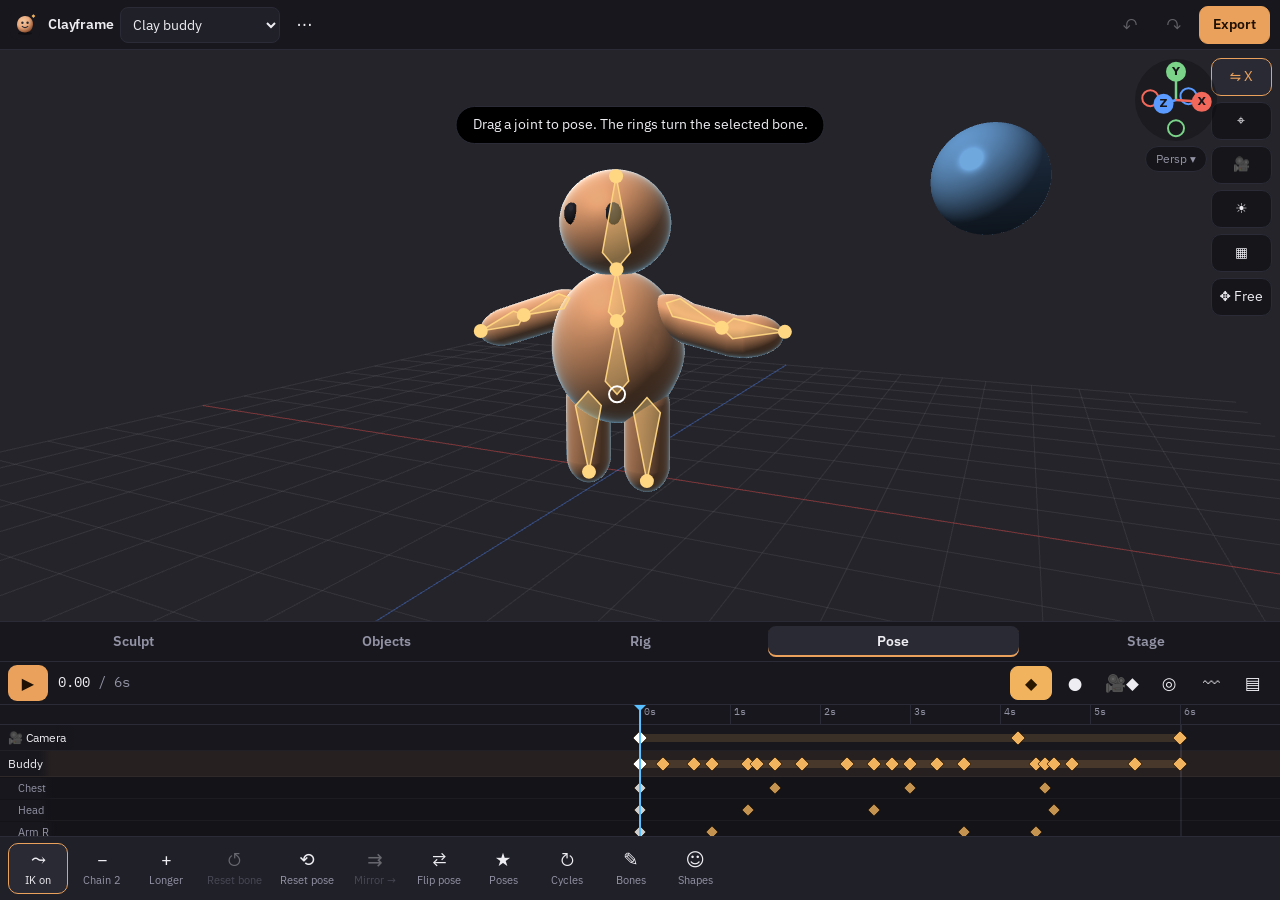
<file: clayframe.html>
<!doctype html>
<html lang="en-GB">
<head>
<meta charset="utf-8">
<meta name="viewport" content="width=device-width, initial-scale=1, viewport-fit=cover, user-scalable=no">
<meta name="apple-mobile-web-app-capable" content="yes">
<link rel="icon" href="icon.svg" type="image/svg+xml">
<link rel="apple-touch-icon" href="apple-touch-icon.png">
<title>Clayframe</title>
<meta name="theme-color" content="#17171D">
<link rel="preconnect" href="https://fonts.googleapis.com">
<link rel="stylesheet" href="https://fonts.googleapis.com/css2?family=IBM+Plex+Mono:wght@400;500&family=IBM+Plex+Sans:wght@400;500;600;700&display=swap">
<style>
/* Clayframe · a sculpt-and-animate app. Big 3D view, mode tabs, a timeline and a tool row; panels pop up over the lower half on phones and dock right on wide screens. */
:root{
  --bg:#0E0E12;--panel:#17171D;--panel2:#202029;--panel3:#2A2A35;--ink:#EEEDF2;--muted:#9393A6;--rule:#2B2B37;--field:#101015;
  --accent:#E9A15B;--accent-ink:#1E1004;--key:#F2B35E;--sel:#5BC0FF;--danger:#F2685B;--rec:#FF4D57;
  --f-body:"IBM Plex Sans",system-ui,-apple-system,"Segoe UI",sans-serif;--f-mono:"IBM Plex Mono",ui-monospace,monospace;
  --barh:50px;--sheetw:370px;
  color-scheme:dark;
}
*{box-sizing:border-box}
html,body{height:100%}
body{margin:0;background:var(--bg);color:var(--ink);font:14px/1.45 var(--f-body);display:flex;flex-direction:column;overflow:hidden;-webkit-tap-highlight-color:transparent}
[hidden]{display:none!important}
:focus-visible{outline:2px solid var(--accent);outline-offset:2px}
button,select,input{font:inherit;color:inherit}
button{touch-action:manipulation;cursor:pointer}
.grow{flex:1}
.muted{color:var(--muted)}
.small{font-size:.82rem;margin:4px 0}
.row{display:flex;gap:8px;align-items:center;flex-wrap:wrap}
.two{display:grid;grid-template-columns:1fr 1fr;gap:10px}
.three{display:grid;grid-template-columns:repeat(3,1fr);gap:8px}

.bar{height:var(--barh);flex:none;display:flex;align-items:center;gap:6px;padding:0 max(10px,env(safe-area-inset-right,0px)) 0 max(10px,env(safe-area-inset-left,0px));border-bottom:1px solid var(--rule);background:var(--panel)}
.brand{display:flex;align-items:center;gap:8px;color:inherit;text-decoration:none;flex:none}
.brand svg{width:30px;height:30px;border-radius:8px}
.brand b{font-weight:600;letter-spacing:-.01em}
@media (max-width:440px){.brand b{display:none}}
#proj{max-width:160px;min-width:0;background:var(--panel2);border:1px solid var(--rule);border-radius:8px;padding:6px 8px;min-height:36px}
.btn{border:1px solid var(--rule);background:var(--panel2);border-radius:9px;padding:7px 13px;min-height:38px;font-weight:600;font-size:.9rem;display:inline-flex;align-items:center;gap:6px;justify-content:center}
.btn:hover{border-color:var(--accent)}
.btn.primary{background:var(--accent);border-color:var(--accent);color:var(--accent-ink)}
.btn.quiet{background:transparent}
.btn.danger{color:var(--danger)}
.btn.rec{background:var(--rec);border-color:var(--rec);color:#fff}
.iconbtn{background:transparent;border:1px solid transparent;border-radius:9px;min-width:38px;min-height:38px;display:inline-grid;place-items:center;font-size:1.05rem;padding:0 6px}
.iconbtn:hover{background:var(--panel2)}
.iconbtn:disabled{opacity:.35}
.tog[aria-pressed="true"]{background:var(--panel3);border-color:var(--accent);color:var(--accent)}
.iconbtn.rec[aria-pressed="true"]{color:var(--rec);border-color:var(--rec)}

.main{flex:1;min-height:0;display:flex;flex-direction:column}
.viewwrap{position:relative;flex:1;min-height:180px;background:#24242A;overflow:hidden;touch-action:none;-webkit-user-select:none;user-select:none;-webkit-touch-callout:none}
#view,#ov{position:absolute;inset:0;width:100%;height:100%;display:block}
#ov{pointer-events:none}
.sliders{position:absolute;left:8px;top:12px;bottom:12px;display:flex;flex-direction:column;justify-content:center;gap:18px;pointer-events:none}
.vs{pointer-events:auto;display:flex;flex-direction:column;align-items:center;gap:4px;background:rgba(14,14,18,.55);border-radius:14px;padding:8px 6px;backdrop-filter:blur(6px)}
.vs span{font-size:.68rem;color:var(--muted)}
.vs input{writing-mode:vertical-lr;direction:rtl;width:30px;height:clamp(80px,22vh,170px);accent-color:var(--accent);margin:0}
.viewbtns{position:absolute;right:8px;top:8px;display:flex;flex-direction:column;gap:6px}
.vbtn{background:rgba(14,14,18,.6);border:1px solid var(--rule);border-radius:10px;min-width:44px;min-height:38px;padding:0 8px;font-size:.85rem;backdrop-filter:blur(6px)}
.banner{position:absolute;left:50%;top:10px;transform:translateX(-50%);background:rgba(14,14,18,.8);border:1px solid var(--accent);border-radius:99px;padding:6px 8px 6px 14px;display:flex;gap:10px;align-items:center;max-width:calc(100% - 130px);font-size:.85rem}
.banner .btn{min-height:30px;padding:3px 10px}

.modes{flex:none;display:flex;gap:2px;padding:4px 8px;background:var(--panel);border-top:1px solid var(--rule);overflow-x:auto;scrollbar-width:none}
.modes button{flex:1;min-width:64px;border:0;background:transparent;border-radius:8px;padding:6px 4px;font-weight:600;font-size:.85rem;color:var(--muted)}
.modes button[aria-selected="true"]{background:var(--panel3);color:var(--ink);box-shadow:inset 0 -2px 0 var(--accent)}

.transport{flex:none;display:flex;align-items:center;gap:4px;padding:2px 8px;background:var(--panel);border-top:1px solid var(--rule)}
.playbtn{width:40px;height:36px;border-radius:9px;border:0;background:var(--accent);color:var(--accent-ink);font-size:1rem}
.time{font-family:var(--f-mono);font-size:.85rem;margin-left:6px}
.keybtn{background:transparent;border:1px solid var(--rule);border-radius:8px;min-width:34px;min-height:34px;color:var(--key);font-size:1rem}
.keybtn.on{background:var(--key);color:#2A1700;border-color:var(--key)}
.keybtn.some{border-color:var(--key)}
.keybtn.big{min-width:42px}

.tl{flex:none;height:132px;background:var(--panel);border-top:1px solid var(--rule);position:relative;overflow:hidden}
.tl.closed{height:0;border:0}
.tl-scroll{position:absolute;inset:0;overflow-x:auto;overflow-y:auto;scrollbar-width:none;touch-action:pan-x pan-y}
.tl-scroll::-webkit-scrollbar{display:none}
.tl-inner{position:relative;min-height:100%}
.tl-ruler{position:sticky;top:0;height:20px;background:var(--panel);z-index:3;border-bottom:1px solid var(--rule)}
.tl-tick{position:absolute;top:0;height:20px;border-left:1px solid var(--rule);font:10px var(--f-mono);color:var(--muted);padding-left:3px}
.tl-end{position:absolute;top:0;bottom:0;width:2px;background:var(--rule)}
.tl-row{position:relative;height:26px;border-bottom:1px solid rgba(255,255,255,.04)}
.tl-row.sel{background:rgba(233,161,91,.07)}
.tl-row.chan{height:22px;background:rgba(0,0,0,.18)}
.tl-label{position:sticky;left:0;z-index:2;display:inline-flex;align-items:center;height:100%;max-width:150px;padding:0 8px;font-size:.75rem;background:linear-gradient(90deg,var(--panel) 75%,transparent);white-space:nowrap;overflow:hidden;text-overflow:ellipsis;pointer-events:none}
.tl-row.chan .tl-label{font-size:.7rem;color:var(--muted);padding-left:18px}
.tl-span{position:absolute;top:9px;height:8px;background:rgba(242,179,94,.16);border-radius:4px}
.tl-key{position:absolute;top:6px;width:14px;height:14px;margin-left:-7px;background:var(--key);transform:rotate(45deg) scale(.78);border:1px solid #2A1700;border-radius:2px;touch-action:none;cursor:grab}
.tl-row.chan .tl-key{top:5px;width:12px;height:12px;margin-left:-6px;opacity:.8}
.tl-key.at{background:#fff}
.tl-ph{position:absolute;top:0;bottom:0;left:50%;width:2px;margin-left:-1px;background:var(--sel);z-index:4;pointer-events:none}
.tl-ph::before{content:"";position:absolute;top:0;left:-5px;border:6px solid transparent;border-top-color:var(--sel)}

.tools{flex:none;display:flex;gap:4px;padding:6px max(8px,env(safe-area-inset-right,0px)) calc(6px + env(safe-area-inset-bottom,0px)) max(8px,env(safe-area-inset-left,0px));background:var(--panel2);border-top:1px solid var(--rule);overflow-x:auto;scrollbar-width:none}
.tools::-webkit-scrollbar{display:none}
.tool{flex:none;min-width:60px;border:1px solid transparent;background:transparent;border-radius:10px;padding:4px 6px;display:flex;flex-direction:column;align-items:center;gap:1px}
.tool .ti{font-size:1.15rem;line-height:1.3}
.tool .tlab{font-size:.68rem;color:var(--muted);white-space:nowrap}
.tool.active{background:var(--panel3);border-color:var(--accent)}
.tool.active .tlab{color:var(--ink)}
.tool:disabled{opacity:.35}
.tool.sep{min-width:1px;width:1px;padding:0;margin:4px 2px;background:var(--rule)}

.sheet{position:fixed;left:0;right:0;bottom:0;max-height:min(62vh,560px);background:var(--panel);border-top:1px solid var(--rule);border-radius:16px 16px 0 0;z-index:20;display:flex;flex-direction:column;box-shadow:0 -10px 30px rgba(0,0,0,.45)}
.sheet-head{display:flex;align-items:center;gap:8px;padding:8px 10px 8px 16px;border-bottom:1px solid var(--rule);-webkit-user-select:none;user-select:none}
.sheet-head b{flex:1}
.sheet-body{overflow:auto;padding:12px 16px calc(16px + env(safe-area-inset-bottom,0px));display:flex;flex-direction:column;gap:12px}
@media (min-width:900px){
  .sheet{top:var(--barh);bottom:0;left:auto;right:0;width:var(--sheetw);max-height:none;border-radius:0;border-top:0;border-left:1px solid var(--rule)}
  body.docked .main{margin-right:var(--sheetw)}
}
.grp{display:flex;flex-direction:column;gap:8px}
.grp h3{margin:0;font-size:.72rem;text-transform:uppercase;letter-spacing:.07em;color:var(--muted)}
.field{display:flex;flex-direction:column;gap:4px}
.field>span{font-size:.78rem;color:var(--muted)}
input[type=text],input[type=number],select{background:var(--field);border:1px solid var(--rule);border-radius:8px;padding:7px 9px;min-height:38px;width:100%}
.chips{display:flex;flex-wrap:wrap;gap:6px}
.pick{border:1px solid var(--rule);background:var(--panel2);border-radius:99px;padding:6px 12px;font-size:.85rem}
.pick.on{border-color:var(--accent);background:var(--panel3);color:var(--accent)}
.grid4{display:grid;grid-template-columns:repeat(auto-fill,minmax(84px,1fr));gap:8px}
.tile{border:1px solid var(--rule);background:var(--panel2);border-radius:12px;padding:10px 6px;display:flex;flex-direction:column;align-items:center;gap:6px;font-size:.8rem}
.tile .ic{font-size:1.6rem;line-height:1}
.tile.on{border-color:var(--accent)}
.tile canvas{width:48px;height:48px}
.swatches{display:flex;flex-wrap:wrap;gap:6px;align-items:center}
.sw{width:32px;height:32px;border-radius:50%;border:2px solid var(--rule)}
.sw.on{border-color:#fff;box-shadow:0 0 0 2px var(--accent)}
.sw-custom{width:44px;height:32px;padding:0;border:1px solid var(--rule);border-radius:8px;background:none}
.stepper{display:flex;align-items:center;gap:4px}
.stepper input{text-align:center;font-family:var(--f-mono)}
.stepper button{min-width:38px;min-height:38px;border-radius:8px;border:1px solid var(--rule);background:var(--panel2)}
.kfrow{display:grid;grid-template-columns:minmax(70px,1fr) minmax(120px,1.6fr) 40px;gap:8px;align-items:center}
.kfrow .fl{font-size:.8rem;color:var(--muted)}
.vec{display:grid;grid-template-columns:repeat(3,1fr);gap:6px}
.vec input{text-align:center;font-family:var(--f-mono);padding:6px 4px}
.vec label{display:flex;flex-direction:column;gap:2px;font-size:.7rem;color:var(--muted);text-align:center}
.list{display:flex;flex-direction:column;gap:6px}
.li{display:flex;align-items:center;gap:8px;background:var(--panel2);border:1px solid var(--rule);border-radius:10px;padding:6px 8px}
.li.on{border-color:var(--accent)}
.li .nm{flex:1;min-width:0;overflow:hidden;text-overflow:ellipsis;white-space:nowrap}
.li input[type=text]{min-height:32px;padding:4px 8px}
.chk{display:flex;align-items:center;gap:8px;font-size:.88rem}
.chk input{width:20px;height:20px;accent-color:var(--accent)}

dialog{background:var(--panel);color:var(--ink);border:1px solid var(--rule);border-radius:14px;padding:16px;width:min(92vw,420px)}
dialog::backdrop{background:rgba(0,0,0,.55)}
dialog h2{margin:0 0 10px;font-size:1.05rem}
dialog video{width:100%;border-radius:8px;background:#000}
.menu{display:flex;flex-direction:column;gap:6px}
.menu button{text-align:left;justify-content:flex-start}
.toast{position:fixed;left:50%;top:calc(var(--barh) + 56px);transform:translateX(-50%) translateY(10px);background:#000;border:1px solid var(--rule);border-radius:99px;padding:8px 16px;font-size:.85rem;opacity:0;transition:.2s;pointer-events:none;z-index:50;max-width:90vw;text-align:center}
.toast.show{opacity:1;transform:translateX(-50%)}

/* stage mode */
body.staging .modes,body.staging .tools,body.staging .bar{display:none}
.stageui{position:absolute;inset:0;pointer-events:none}
.stageui>*{pointer-events:auto}
.st-top{position:absolute;left:8px;right:8px;top:8px;display:flex;gap:6px;align-items:center;flex-wrap:wrap}
.st-top select{max-width:160px;min-height:38px}
.st-status{background:rgba(14,14,18,.7);border-radius:99px;padding:6px 12px;font:600 .85rem var(--f-mono)}
.st-status.rec{background:var(--rec);color:#fff}
.joy{position:absolute;bottom:14px;width:clamp(110px,26vmin,170px);height:clamp(110px,26vmin,170px);border-radius:50%;background:rgba(255,255,255,.06);border:2px solid rgba(255,255,255,.18);touch-action:none}
.joy.l{left:14px}.joy.r{right:14px}
.joy .knob{position:absolute;left:50%;top:50%;width:44%;height:44%;margin:-22% 0 0 -22%;border-radius:50%;background:rgba(233,161,91,.85);box-shadow:0 2px 10px rgba(0,0,0,.4)}
.joy .jl{position:absolute;left:0;right:0;top:-20px;text-align:center;font-size:.7rem;color:var(--muted)}
.trig{position:absolute;bottom:calc(clamp(110px,26vmin,170px) + 34px);width:48px;height:clamp(90px,20vmin,140px);border-radius:12px;background:rgba(255,255,255,.06);border:2px solid rgba(255,255,255,.18);touch-action:none;overflow:hidden}
.trig.l{left:14px}.trig.r{right:14px}
.trig .fill{position:absolute;left:0;right:0;bottom:0;background:rgba(233,161,91,.75)}
.trig .jl{position:absolute;left:0;right:0;top:4px;text-align:center;font-size:.65rem;color:#fff;z-index:1}
.stbtn{position:absolute;bottom:calc(clamp(110px,26vmin,170px) + 34px);width:54px;height:54px;border-radius:50%;background:rgba(255,255,255,.1);border:2px solid rgba(255,255,255,.25);font-weight:700;touch-action:none}
.stbtn.a{right:74px}
.stbtn.on{background:var(--accent);color:var(--accent-ink)}
.padinfo{position:absolute;left:50%;bottom:16px;transform:translateX(-50%);font-size:.75rem;color:var(--muted);background:rgba(14,14,18,.6);border-radius:99px;padding:4px 10px;white-space:nowrap}
canvas.graph{width:100%;height:auto;aspect-ratio:2/1;border-radius:10px;border:1px solid var(--rule);touch-action:none;display:block}
.abxy{position:absolute;right:calc(clamp(110px,26vmin,170px) + 30px);bottom:18px;width:120px;height:120px;pointer-events:none}
.abxy .stbtn{position:absolute;width:44px;height:44px;bottom:auto;pointer-events:auto}
.abxy .y{left:38px;top:0}.abxy .x{left:0;top:38px}.abxy .b{right:0;top:38px;left:auto}.abxy .a{left:38px;top:76px;right:auto}
@media (max-width:640px){.abxy{right:50%;transform:translateX(50%);bottom:calc(clamp(110px,26vmin,170px) + 40px)}}
.facebox{position:absolute;right:8px;top:96px;width:150px;background:rgba(14,14,18,.75);border:1px solid var(--rule);border-radius:12px;padding:6px;display:flex;flex-direction:column;gap:6px;align-items:stretch}
.facevid{width:100%;border-radius:8px;transform:scaleX(-1);background:#000;aspect-ratio:4/3;object-fit:cover}
.facestat{font-size:.72rem;color:var(--muted);line-height:1.3}

.navwrap{position:absolute;right:62px;top:8px;display:flex;flex-direction:column;align-items:center;gap:4px}
.navgizmo{width:84px;height:84px;touch-action:none;cursor:grab;border-radius:50%}
.navlabel{background:rgba(14,14,18,.6);border:1px solid var(--rule);border-radius:99px;padding:3px 10px;font-size:.72rem;color:var(--muted);min-height:26px;white-space:nowrap}
.pop{position:absolute;z-index:30;background:rgba(23,23,29,.97);border:1px solid var(--rule);border-radius:14px;padding:10px;display:flex;flex-direction:column;gap:8px;width:min(290px,calc(100% - 16px));box-shadow:0 10px 30px rgba(0,0,0,.45);max-height:calc(100% - 16px);overflow:auto}
.pop .btn{min-height:34px;padding:4px 8px;font-size:.8rem}
.pgrid{display:grid;grid-template-columns:repeat(3,1fr);gap:6px}
.pseg{display:flex;gap:4px}.pseg .btn{flex:1}
.pop .chk{font-size:.8rem}
.pop p{margin:0}
body.staging .navwrap,body.staging #lockBtn{display:none}

</style>
<header class="bar">
  <a class="brand" href="./" aria-label="Clayframe"><svg aria-hidden="true" xmlns="http://www.w3.org/2000/svg" viewBox="0 0 64 64"><rect width="64" height="64" rx="14" fill="#17171D"/><defs><radialGradient id="g" cx="38%" cy="32%" r="70%"><stop offset="0" stop-color="#F6C9A0"/><stop offset=".55" stop-color="#E8A87C"/><stop offset="1" stop-color="#8E4F2E"/></radialGradient></defs><ellipse cx="32" cy="50" rx="15" ry="3.5" fill="#000" opacity=".35"/><path d="M32 13c10 0 17 7 17 17 0 11-7 18-17 18s-17-6-17-17c0-10 7-18 17-18z" fill="url(#g)"/><circle cx="26.5" cy="27" r="2.6" fill="#2B2B33"/><circle cx="37.5" cy="27" r="2.6" fill="#2B2B33"/><path d="M26 35c3.5 3 8.5 3 12 0" stroke="#2B2B33" stroke-width="2.2" fill="none" stroke-linecap="round"/><path d="M50 9l4 4-4 4-4-4z" fill="#F2B35E"/></svg><b>Clayframe</b></a>
  <select id="proj" aria-label="Project"></select>
  <button id="menuBtn" class="iconbtn" type="button" aria-label="Projects and settings">⋯</button>
  <span class="grow"></span>
  <button id="undo" class="iconbtn" type="button" aria-label="Undo" title="Undo">↶</button>
  <button id="redo" class="iconbtn" type="button" aria-label="Redo" title="Redo">↷</button>
  <button id="exportBtn" class="btn primary" type="button">Export</button>
</header>
<div id="main" class="main">
  <div id="viewWrap" class="viewwrap">
    <canvas id="view" aria-label="3D view"></canvas>
    <canvas id="ov" aria-hidden="true"></canvas>
    <div id="sliders" class="sliders" hidden>
      <label class="vs"><span>Size</span><input id="radius" type="range" min="8" max="200" value="50" aria-label="Brush size"></label>
      <label class="vs"><span>Strength</span><input id="strength" type="range" min="1" max="100" value="45" aria-label="Brush strength"></label>
    </div>
    <div id="viewBtns" class="viewbtns">
      <button id="symBtn" class="vbtn tog" type="button" aria-pressed="true" title="Mirror across X">⇋ X</button>
      <button id="subBtn" class="vbtn tog" type="button" aria-pressed="false" title="Invert the brush" hidden>− Sub</button>
      <button id="frameBtn" class="vbtn" type="button" title="Frame the selection">⌖</button>
      <button id="camViewBtn" class="vbtn tog" type="button" aria-pressed="false" title="Look through the shot camera">🎥</button>
      <button id="renderBtn" class="vbtn tog" type="button" aria-pressed="false" title="Render view: lights, shadows and a floor">☀</button>
      <button id="wireBtn" class="vbtn tog" type="button" aria-pressed="false" title="Show the wireframe">▦</button>
      <button id="lockBtn" class="vbtn tog" type="button" aria-pressed="false" title="Axis lock: move along one axis, or in steps">✥ Free</button>
    </div>
    <div id="navWrap" class="navwrap">
      <canvas id="navGizmo" class="navgizmo" role="img" aria-label="View gizmo: tap an axis to look along it, drag to turn the view"></canvas>
      <button id="navLabel" class="navlabel" type="button" title="View options">Persp ▾</button>
    </div>
    <div id="banner" class="banner" hidden></div>
    <div id="stageUI" class="stageui" hidden></div>
  </div>
  <div class="modes" role="tablist" aria-label="Mode">
    <button type="button" role="tab" data-mode="sculpt">Sculpt</button>
    <button type="button" role="tab" data-mode="objects">Objects</button>
    <button type="button" role="tab" data-mode="rig">Rig</button>
    <button type="button" role="tab" data-mode="pose">Pose</button>
    <button type="button" role="tab" data-mode="stage">Stage</button>
  </div>
  <div class="transport">
    <button class="playbtn" type="button" aria-label="Play">▶</button>
    <span class="time"><span id="time">0.00</span><span class="muted"> / <span id="dur">0</span>s</span></span>
    <span class="grow"></span>
    <button id="keyBtn" class="keybtn big" type="button" title="Keyframe the selection here">◇</button>
    <button id="autoKey" class="iconbtn tog rec" type="button" aria-pressed="false" title="Auto-key: every change makes a keyframe">●</button>
    <button id="camKey" class="iconbtn" type="button" title="Keyframe the camera view">🎥◆</button>
    <button id="onionBtn" class="iconbtn tog" type="button" aria-pressed="false" title="Onion skin: show the previous and next keyframe poses">◎</button>
    <button id="curvesBtn" class="iconbtn" type="button" title="Curves: edit keyframe values on a graph">〰</button>
    <button id="tlToggle" class="iconbtn" type="button" title="Show or hide the timeline">▤</button>
  </div>
  <section id="timeline" class="tl" aria-label="Timeline"></section>
  <nav id="tools" class="tools" aria-label="Tools"></nav>
</div>
<aside id="sheet" class="sheet" hidden aria-label="Panel">
  <div class="sheet-head"><b id="sheetTitle"></b><button id="sheetClose" class="iconbtn" type="button" aria-label="Close panel">✕</button></div>
  <div id="sheetBody" class="sheet-body"></div>
</aside>
<dialog id="dlg" aria-label="Dialog"></dialog>
<div id="toast" class="toast" role="status" aria-live="polite"></div>

<script>
/* Clayframe maths: vectors as [x, y, z], quaternions as [x, y, z, w], 4×4 matrices column-major (WebGL order). */
window.CM = (function () {
  'use strict';
  const v3 = {
    add: (a, b) => [a[0] + b[0], a[1] + b[1], a[2] + b[2]],
    sub: (a, b) => [a[0] - b[0], a[1] - b[1], a[2] - b[2]],
    scale: (a, s) => [a[0] * s, a[1] * s, a[2] * s],
    dot: (a, b) => a[0] * b[0] + a[1] * b[1] + a[2] * b[2],
    cross: (a, b) => [a[1] * b[2] - a[2] * b[1], a[2] * b[0] - a[0] * b[2], a[0] * b[1] - a[1] * b[0]],
    len: a => Math.hypot(a[0], a[1], a[2]),
    norm: a => { const l = Math.hypot(a[0], a[1], a[2]) || 1; return [a[0] / l, a[1] / l, a[2] / l]; },
    lerp: (a, b, t) => [a[0] + (b[0] - a[0]) * t, a[1] + (b[1] - a[1]) * t, a[2] + (b[2] - a[2]) * t],
    dist: (a, b) => Math.hypot(a[0] - b[0], a[1] - b[1], a[2] - b[2])
  };
  const q = {
    id: () => [0, 0, 0, 1],
    mul: (a, b) => [
      a[3] * b[0] + a[0] * b[3] + a[1] * b[2] - a[2] * b[1],
      a[3] * b[1] - a[0] * b[2] + a[1] * b[3] + a[2] * b[0],
      a[3] * b[2] + a[0] * b[1] - a[1] * b[0] + a[2] * b[3],
      a[3] * b[3] - a[0] * b[0] - a[1] * b[1] - a[2] * b[2]],
    axisAngle: (ax, ang) => { const n = v3.norm(ax), s = Math.sin(ang / 2); return [n[0] * s, n[1] * s, n[2] * s, Math.cos(ang / 2)]; },
    norm: a => { const l = Math.hypot(a[0], a[1], a[2], a[3]) || 1; return [a[0] / l, a[1] / l, a[2] / l, a[3] / l]; },
    inv: a => [-a[0], -a[1], -a[2], a[3]],
    rot: (a, v) => { // rotate vector v by quaternion a
      const [x, y, z, w] = a, ix = w * v[0] + y * v[2] - z * v[1], iy = w * v[1] + z * v[0] - x * v[2], iz = w * v[2] + x * v[1] - y * v[0], iw = -x * v[0] - y * v[1] - z * v[2];
      return [ix * w + iw * -x + iy * -z - iz * -y, iy * w + iw * -y + iz * -x - ix * -z, iz * w + iw * -z + ix * -y - iy * -x];
    },
    slerp: (a, b, t) => {
      let [bx, by, bz, bw] = b, c = a[0] * bx + a[1] * by + a[2] * bz + a[3] * bw;
      if (c < 0) { c = -c; bx = -bx; by = -by; bz = -bz; bw = -bw; }
      let k0, k1;
      if (c > 0.9995) { k0 = 1 - t; k1 = t; } else { const th = Math.acos(c), s = Math.sin(th); k0 = Math.sin((1 - t) * th) / s; k1 = Math.sin(t * th) / s; }
      return q.norm([a[0] * k0 + bx * k1, a[1] * k0 + by * k1, a[2] * k0 + bz * k1, a[3] * k0 + bw * k1]);
    },
    // rotation taking unit vector a onto unit vector b
    between: (a, b) => {
      const d = v3.dot(a, b);
      if (d < -0.999999) { let ax = v3.cross([1, 0, 0], a); if (v3.len(ax) < 1e-6) ax = v3.cross([0, 1, 0], a); return q.axisAngle(ax, Math.PI); }
      const c = v3.cross(a, b);
      return q.norm([c[0], c[1], c[2], 1 + d]);
    },
    // Euler angles in degrees, applied X then Y then Z (intrinsic XYZ)
    fromEuler: (e) => {
      const r = Math.PI / 360, [cx, cy, cz] = e.map(a => Math.cos(a * r)), [sx, sy, sz] = e.map(a => Math.sin(a * r));
      return [sx * cy * cz + cx * sy * sz, cx * sy * cz - sx * cy * sz, cx * cy * sz + sx * sy * cz, cx * cy * cz - sx * sy * sz];
    },
    toEuler: (a) => {
      const m = m4.fromQuat(a), d = 180 / Math.PI;
      const m13 = m[8], sy = Math.max(-1, Math.min(1, m13));
      const y = Math.asin(sy);
      let x, z;
      if (Math.abs(sy) < 0.9999999) { x = Math.atan2(-m[9], m[10]); z = Math.atan2(-m[4], m[0]); } else { x = Math.atan2(m[6], m[5]); z = 0; }
      return [x * d, y * d, z * d];
    }
  };
  const m4 = {
    id: () => [1, 0, 0, 0, 0, 1, 0, 0, 0, 0, 1, 0, 0, 0, 0, 1],
    mul: (a, b) => {
      const o = new Array(16);
      for (let c = 0; c < 4; c++) for (let r = 0; r < 4; r++) o[c * 4 + r] = a[r] * b[c * 4] + a[4 + r] * b[c * 4 + 1] + a[8 + r] * b[c * 4 + 2] + a[12 + r] * b[c * 4 + 3];
      return o;
    },
    fromQuat: ([x, y, z, w]) => [1 - 2 * (y * y + z * z), 2 * (x * y + z * w), 2 * (x * z - y * w), 0, 2 * (x * y - z * w), 1 - 2 * (x * x + z * z), 2 * (y * z + x * w), 0, 2 * (x * z + y * w), 2 * (y * z - x * w), 1 - 2 * (x * x + y * y), 0, 0, 0, 0, 1],
    trs: (t, r, s) => { const m = m4.fromQuat(r); for (let i = 0; i < 3; i++) { m[i] *= s[0]; m[4 + i] *= s[1]; m[8 + i] *= s[2]; } m[12] = t[0]; m[13] = t[1]; m[14] = t[2]; return m; },
    translate: t => [1, 0, 0, 0, 0, 1, 0, 0, 0, 0, 1, 0, t[0], t[1], t[2], 1],
    point: (m, p) => { const w = m[3] * p[0] + m[7] * p[1] + m[11] * p[2] + m[15] || 1; return [(m[0] * p[0] + m[4] * p[1] + m[8] * p[2] + m[12]) / w, (m[1] * p[0] + m[5] * p[1] + m[9] * p[2] + m[13]) / w, (m[2] * p[0] + m[6] * p[1] + m[10] * p[2] + m[14]) / w]; },
    dir: (m, p) => [m[0] * p[0] + m[4] * p[1] + m[8] * p[2], m[1] * p[0] + m[5] * p[1] + m[9] * p[2], m[2] * p[0] + m[6] * p[1] + m[10] * p[2]],
    inv: (m) => {
      const [a00, a01, a02, a03, a10, a11, a12, a13, a20, a21, a22, a23, a30, a31, a32, a33] = m;
      const b00 = a00 * a11 - a01 * a10, b01 = a00 * a12 - a02 * a10, b02 = a00 * a13 - a03 * a10, b03 = a01 * a12 - a02 * a11, b04 = a01 * a13 - a03 * a11, b05 = a02 * a13 - a03 * a12,
        b06 = a20 * a31 - a21 * a30, b07 = a20 * a32 - a22 * a30, b08 = a20 * a33 - a23 * a30, b09 = a21 * a32 - a22 * a31, b10 = a21 * a33 - a23 * a31, b11 = a22 * a33 - a23 * a32;
      let det = b00 * b11 - b01 * b10 + b02 * b09 + b03 * b08 - b04 * b07 + b05 * b06;
      if (!det) return m4.id();
      det = 1 / det;
      return [(a11 * b11 - a12 * b10 + a13 * b09) * det, (a02 * b10 - a01 * b11 - a03 * b09) * det, (a31 * b05 - a32 * b04 + a33 * b03) * det, (a22 * b04 - a21 * b05 - a23 * b03) * det,
        (a12 * b08 - a10 * b11 - a13 * b07) * det, (a00 * b11 - a02 * b08 + a03 * b07) * det, (a32 * b02 - a30 * b05 - a33 * b01) * det, (a20 * b05 - a22 * b02 + a23 * b01) * det,
        (a10 * b10 - a11 * b08 + a13 * b06) * det, (a01 * b08 - a00 * b10 - a03 * b06) * det, (a30 * b04 - a31 * b02 + a33 * b00) * det, (a21 * b02 - a20 * b04 - a23 * b00) * det,
        (a11 * b07 - a10 * b09 - a12 * b06) * det, (a00 * b09 - a01 * b07 + a02 * b06) * det, (a31 * b01 - a30 * b03 - a32 * b00) * det, (a20 * b03 - a21 * b01 + a22 * b00) * det];
    },
    perspective: (fovy, aspect, near, far) => { const f = 1 / Math.tan(fovy / 2), nf = 1 / (near - far); return [f / aspect, 0, 0, 0, 0, f, 0, 0, 0, 0, (far + near) * nf, -1, 0, 0, 2 * far * near * nf, 0]; },
    lookAt: (eye, at, up) => {
      const z = v3.norm(v3.sub(eye, at)), x = v3.norm(v3.cross(up, z)), y = v3.cross(z, x);
      return [x[0], y[0], z[0], 0, x[1], y[1], z[1], 0, x[2], y[2], z[2], 0, -v3.dot(x, eye), -v3.dot(y, eye), -v3.dot(z, eye), 1];
    },
    // upper-left 3×3 of the inverse transpose, for normals
    normalMat: (m) => { const i = m4.inv(m); return [i[0], i[4], i[8], i[1], i[5], i[9], i[2], i[6], i[10]]; }
  };
  // decompose a TRS matrix (no shear) into position, quaternion, scale
  function decompose(m) {
    const sx = Math.hypot(m[0], m[1], m[2]), sy = Math.hypot(m[4], m[5], m[6]), sz = Math.hypot(m[8], m[9], m[10]);
    const r = [m[0] / sx, m[1] / sx, m[2] / sx, m[4] / sy, m[5] / sy, m[6] / sy, m[8] / sz, m[9] / sz, m[10] / sz];
    const tr = r[0] + r[4] + r[8];
    let qq;
    if (tr > 0) { const s = Math.sqrt(tr + 1) * 2; qq = [(r[5] - r[7]) / s, (r[6] - r[2]) / s, (r[1] - r[3]) / s, 0.25 * s]; }
    else if (r[0] > r[4] && r[0] > r[8]) { const s = Math.sqrt(1 + r[0] - r[4] - r[8]) * 2; qq = [0.25 * s, (r[3] + r[1]) / s, (r[6] + r[2]) / s, (r[5] - r[7]) / s]; }
    else if (r[4] > r[8]) { const s = Math.sqrt(1 + r[4] - r[0] - r[8]) * 2; qq = [(r[3] + r[1]) / s, 0.25 * s, (r[7] + r[5]) / s, (r[6] - r[2]) / s]; }
    else { const s = Math.sqrt(1 + r[8] - r[0] - r[4]) * 2; qq = [(r[6] + r[2]) / s, (r[7] + r[5]) / s, 0.25 * s, (r[1] - r[3]) / s]; }
    return { t: [m[12], m[13], m[14]], r: q.norm(qq), s: [sx, sy, sz] };
  }
  const clamp = (v, a, b) => v < a ? a : v > b ? b : v;
  const RATE = {
    linear: t => t,
    smooth: t => t * t * (3 - 2 * t),
    easeIn: t => t * t * t,
    easeOut: t => 1 - Math.pow(1 - t, 3),
    backOut: t => { const c = 1.70158; return 1 + (c + 1) * Math.pow(t - 1, 3) + c * Math.pow(t - 1, 2); },
    bounce: t => { const n = 7.5625, d = 2.75; if (t < 1 / d) return n * t * t; if (t < 2 / d) return n * (t -= 1.5 / d) * t + 0.75; if (t < 2.5 / d) return n * (t -= 2.25 / d) * t + 0.9375; return n * (t -= 2.625 / d) * t + 0.984375; },
    spring: t => t <= 0 ? 0 : t >= 1 ? 1 : 1 - Math.exp(-6 * t) * Math.cos(t * Math.PI * 4.5),
    elastic: t => t <= 0 ? 0 : t >= 1 ? 1 : Math.pow(2, -10 * t) * Math.sin((t * 10 - 0.75) * (2 * Math.PI / 3)) + 1
  };
  return { v3, q, m4, decompose, clamp, RATE };
})();

</script>
<script>
/* Clayframe meshes: indexed triangle meshes with per-vertex colour and mask, primitives,
   neighbours, normals, subdivision, ray casting and OBJ in/out. */
window.CMesh = (function () {
  'use strict';
  const { v3 } = window.CM;

  // A mesh: pos (Float32Array xyz), idx (Uint32Array), col (Float32Array rgb, vertex paint), mask (Float32Array)
  function make(pos, idx) {
    const n = pos.length / 3;
    const m = { pos: Float32Array.from(pos), idx: Uint32Array.from(idx), col: new Float32Array(n * 3).fill(1), mask: new Float32Array(n), nor: new Float32Array(n * 3), ver: 0 };
    topology(m); normals(m);
    return m;
  }
  function clone(m) {
    const c = { pos: m.pos.slice(), idx: m.idx.slice(), col: m.col.slice(), mask: m.mask.slice(), nor: m.nor.slice(), ver: 0 };
    topology(c);
    return c;
  }
  // neighbour lists (CSR) and per-vertex triangle lists
  function topology(m) {
    const n = m.pos.length / 3, idx = m.idx, cnt = new Uint32Array(n + 1);
    const pairs = new Set();
    const edges = [];
    for (let i = 0; i < idx.length; i += 3) for (let k = 0; k < 3; k++) {
      const a = idx[i + k], b = idx[i + (k + 1) % 3], key = a < b ? a * 4294967296 + b : b * 4294967296 + a;
      if (!pairs.has(key)) { pairs.add(key); edges.push(a, b); cnt[a + 1]++; cnt[b + 1]++; }
    }
    for (let i = 0; i < n; i++) cnt[i + 1] += cnt[i];
    const nb = new Uint32Array(cnt[n]), fill = cnt.slice(0, n);
    for (let i = 0; i < edges.length; i += 2) { const a = edges[i], b = edges[i + 1]; nb[fill[a]++] = b; nb[fill[b]++] = a; }
    m.nbStart = cnt; m.nb = nb;
    // triangles per vertex
    const tc = new Uint32Array(n + 1);
    for (let i = 0; i < idx.length; i++) tc[idx[i] + 1]++;
    for (let i = 0; i < n; i++) tc[i + 1] += tc[i];
    const vt = new Uint32Array(idx.length), f2 = tc.slice(0, n);
    for (let i = 0; i < idx.length; i++) vt[f2[idx[i]]++] = (i / 3) | 0;
    m.vtStart = tc; m.vt = vt;
    m.topoVer = (m.topoVer || 0) + 1;
  }
  function normals(m, verts) {
    const p = m.pos, idx = m.idx, nr = m.nor;
    if (!verts) {
      nr.fill(0);
      for (let i = 0; i < idx.length; i += 3) {
        const a = idx[i] * 3, b = idx[i + 1] * 3, c = idx[i + 2] * 3;
        const ux = p[b] - p[a], uy = p[b + 1] - p[a + 1], uz = p[b + 2] - p[a + 2], vx = p[c] - p[a], vy = p[c + 1] - p[a + 1], vz = p[c + 2] - p[a + 2];
        const nx = uy * vz - uz * vy, ny = uz * vx - ux * vz, nz = ux * vy - uy * vx;
        nr[a] += nx; nr[a + 1] += ny; nr[a + 2] += nz; nr[b] += nx; nr[b + 1] += ny; nr[b + 2] += nz; nr[c] += nx; nr[c + 1] += ny; nr[c + 2] += nz;
      }
      for (let i = 0; i < nr.length; i += 3) { const l = Math.hypot(nr[i], nr[i + 1], nr[i + 2]) || 1; nr[i] /= l; nr[i + 1] /= l; nr[i + 2] /= l; }
      return;
    }
    // only around the given vertices
    for (const v of verts) {
      let nx = 0, ny = 0, nz = 0;
      for (let k = m.vtStart[v]; k < m.vtStart[v + 1]; k++) {
        const t = m.vt[k] * 3, a = idx[t] * 3, b = idx[t + 1] * 3, c = idx[t + 2] * 3;
        const ux = p[b] - p[a], uy = p[b + 1] - p[a + 1], uz = p[b + 2] - p[a + 2], vx = p[c] - p[a], vy = p[c + 1] - p[a + 1], vz = p[c + 2] - p[a + 2];
        nx += uy * vz - uz * vy; ny += uz * vx - ux * vz; nz += ux * vy - uy * vx;
      }
      const l = Math.hypot(nx, ny, nz) || 1;
      nr[v * 3] = nx / l; nr[v * 3 + 1] = ny / l; nr[v * 3 + 2] = nz / l;
    }
  }
  function bounds(m) {
    const p = m.pos; let x0 = Infinity, y0 = Infinity, z0 = Infinity, x1 = -Infinity, y1 = -Infinity, z1 = -Infinity;
    for (let i = 0; i < p.length; i += 3) { x0 = Math.min(x0, p[i]); x1 = Math.max(x1, p[i]); y0 = Math.min(y0, p[i + 1]); y1 = Math.max(y1, p[i + 1]); z0 = Math.min(z0, p[i + 2]); z1 = Math.max(z1, p[i + 2]); }
    const c = [(x0 + x1) / 2, (y0 + y1) / 2, (z0 + z1) / 2];
    return { min: [x0, y0, z0], max: [x1, y1, z1], c, r: Math.hypot(x1 - x0, y1 - y0, z1 - z0) / 2 };
  }

  // ---------- primitives (all about 1 unit across, centred) ----------
  function icosphere(level) {
    const t = (1 + Math.sqrt(5)) / 2;
    let pos = [[-1, t, 0], [1, t, 0], [-1, -t, 0], [1, -t, 0], [0, -1, t], [0, 1, t], [0, -1, -t], [0, 1, -t], [t, 0, -1], [t, 0, 1], [-t, 0, -1], [-t, 0, 1]].map(v3.norm);
    let faces = [[0, 11, 5], [0, 5, 1], [0, 1, 7], [0, 7, 10], [0, 10, 11], [1, 5, 9], [5, 11, 4], [11, 10, 2], [10, 7, 6], [7, 1, 8], [3, 9, 4], [3, 4, 2], [3, 2, 6], [3, 6, 8], [3, 8, 9], [4, 9, 5], [2, 4, 11], [6, 2, 10], [8, 6, 7], [9, 8, 1]];
    for (let l = 0; l < level; l++) {
      const cache = new Map(), nf = [];
      const mid = (a, b) => { const k = a < b ? a + '_' + b : b + '_' + a; let i = cache.get(k); if (i == null) { i = pos.length; pos.push(v3.norm(v3.lerp(pos[a], pos[b], 0.5))); cache.set(k, i); } return i; };
      for (const [a, b, c] of faces) { const ab = mid(a, b), bc = mid(b, c), ca = mid(c, a); nf.push([a, ab, ca], [b, bc, ab], [c, ca, bc], [ab, bc, ca]); }
      faces = nf;
    }
    return make(pos.flatMap(p => v3.scale(p, 0.5)), faces.flat());
  }
  // grid-based shapes share one builder: a (u, v) grid wrapped by f(u, v) → [x, y, z]
  function grid(nu, nv, f, wrapU, capTop, capBottom) {
    const pos = [], idx = [], cols = wrapU ? nu : nu + 1;
    for (let j = 0; j <= nv; j++) for (let i = 0; i < cols; i++) pos.push(...f(i / nu, j / nv));
    const at = (i, j) => j * cols + (wrapU ? i % nu : i);
    for (let j = 0; j < nv; j++) for (let i = 0; i < nu; i++) { const a = at(i, j), b = at(i + 1, j), c = at(i + 1, j + 1), d = at(i, j + 1); idx.push(a, b, c, a, c, d); }
    const cap = (j, top) => {
      const c = pos.length / 3; let x = 0, y = 0, z = 0;
      for (let i = 0; i < nu; i++) { x += pos[at(i, j) * 3]; y += pos[at(i, j) * 3 + 1]; z += pos[at(i, j) * 3 + 2]; }
      pos.push(x / nu, y / nu, z / nu);
      for (let i = 0; i < nu; i++) top ? idx.push(c, at(i, j), at(i + 1, j)) : idx.push(c, at(i + 1, j), at(i, j));
    };
    if (capBottom) cap(0, false);
    if (capTop) cap(nv, true);
    return { pos, idx };
  }
  function weld(pos, idx, eps) {
    const map = new Map(), out = [], remap = [];
    const k = 1 / (eps || 1e-5);
    for (let i = 0; i < pos.length / 3; i++) {
      const key = Math.round(pos[i * 3] * k) + ',' + Math.round(pos[i * 3 + 1] * k) + ',' + Math.round(pos[i * 3 + 2] * k);
      let j = map.get(key);
      if (j == null) { j = out.length / 3; out.push(pos[i * 3], pos[i * 3 + 1], pos[i * 3 + 2]); map.set(key, j); }
      remap.push(j);
    }
    const ni = [];
    for (let i = 0; i < idx.length; i += 3) { const a = remap[idx[i]], b = remap[idx[i + 1]], c = remap[idx[i + 2]]; if (a !== b && b !== c && a !== c) ni.push(a, b, c); }
    return { pos: out, idx: ni };
  }
  function box(n) {
    // a cube made of six n×n grids, welded, so it sculpts evenly
    const pos = [], idx = [];
    const faces = [[[1, 0, 0], [0, 0, -1], [0, 1, 0]], [[-1, 0, 0], [0, 0, 1], [0, 1, 0]], [[0, 1, 0], [1, 0, 0], [0, 0, -1]], [[0, -1, 0], [1, 0, 0], [0, 0, 1]], [[0, 0, 1], [1, 0, 0], [0, 1, 0]], [[0, 0, -1], [-1, 0, 0], [0, 1, 0]]];
    for (const [nn, u, v] of faces) {
      const base = pos.length / 3;
      for (let j = 0; j <= n; j++) for (let i = 0; i <= n; i++) { const a = i / n - 0.5, b = j / n - 0.5; pos.push(nn[0] * 0.5 + u[0] * a + v[0] * b, nn[1] * 0.5 + u[1] * a + v[1] * b, nn[2] * 0.5 + u[2] * a + v[2] * b); }
      for (let j = 0; j < n; j++) for (let i = 0; i < n; i++) { const a = base + j * (n + 1) + i, b = a + 1, c = a + n + 2, d = a + n + 1; idx.push(a, b, c, a, c, d); }
    }
    const w = weld(pos, idx);
    return make(w.pos, w.idx);
  }
  function cylinder(seg, rings) {
    const g = grid(seg, rings, (u, v) => [0.5 * Math.cos(u * 2 * Math.PI), v - 0.5, -0.5 * Math.sin(u * 2 * Math.PI)], true, true, true);
    return make(g.pos, g.idx);
  }
  function cone(seg, rings) {
    const g = grid(seg, rings, (u, v) => [0.5 * (1 - v) * Math.cos(u * 2 * Math.PI) + 1e-4, v - 0.5, -0.5 * (1 - v) * Math.sin(u * 2 * Math.PI)], true, false, true);
    const w = weld(g.pos, g.idx, 1e-3);
    return make(w.pos, w.idx);
  }
  function torus(seg, rings) {
    const g = grid(seg, rings, (u, v) => { const a = u * 2 * Math.PI, b = v * 2 * Math.PI, R = 0.35, r = 0.15; return [(R + r * Math.cos(b)) * Math.cos(a), r * Math.sin(b), -(R + r * Math.cos(b)) * Math.sin(a)]; }, true);
    const w = weld(g.pos, g.idx, 1e-4);
    return make(w.pos, w.idx);
  }
  function capsule(seg, rings) {
    const g = grid(seg, rings, (u, v) => {
      const a = u * 2 * Math.PI, ph = v * Math.PI, y = -Math.cos(ph), r = Math.sin(ph);
      return [0.25 * r * Math.cos(a), y * 0.25 + (y > 0 ? 0.25 : y < 0 ? -0.25 : 0), -0.25 * r * Math.sin(a)];
    }, true);
    const w = weld(g.pos, g.idx, 1e-4);
    return make(w.pos, w.idx);
  }
  function plane(n) {
    const pos = [], idx = [];
    for (let j = 0; j <= n; j++) for (let i = 0; i <= n; i++) pos.push(i / n - 0.5, 0, j / n - 0.5);
    for (let j = 0; j < n; j++) for (let i = 0; i < n; i++) { const a = j * (n + 1) + i, b = a + 1, c = a + n + 2, d = a + n + 1; idx.push(a, c, b, a, d, c); }
    return make(pos, idx);
  }
  const PRIMS = {
    sphere: { label: 'Sphere', make: () => icosphere(5) },
    cube: { label: 'Cube', make: () => box(24) },
    cylinder: { label: 'Cylinder', make: () => cylinder(48, 24) },
    capsule: { label: 'Capsule', make: () => capsule(48, 40) },
    cone: { label: 'Cone', make: () => cone(48, 24) },
    torus: { label: 'Torus', make: () => torus(72, 28) },
    plane: { label: 'Plane', make: () => plane(48) }
  };

  // ---------- subdivision: split every edge, then relax towards the old shape (keeps it smooth) ----------
  // extras: other per-vertex xyz arrays (shape-key deltas) to split the same way
  function subdivide(m, extras) {
    const p = m.pos, idx = m.idx, n = p.length / 3;
    const pos = Array.from(p), col = Array.from(m.col), mask = Array.from(m.mask);
    const ex = (extras || []).map(a => Array.from(a));
    const cache = new Map(), out = [];
    const mid = (a, b) => {
      const k = a < b ? a * 4294967296 + b : b * 4294967296 + a;
      let i = cache.get(k);
      if (i == null) {
        i = pos.length / 3;
        for (let c = 0; c < 3; c++) { pos.push((p[a * 3 + c] + p[b * 3 + c]) / 2); col.push((m.col[a * 3 + c] + m.col[b * 3 + c]) / 2); }
        mask.push((m.mask[a] + m.mask[b]) / 2);
        (extras || []).forEach((E, j) => { for (let c = 0; c < 3; c++) ex[j].push((E[a * 3 + c] + E[b * 3 + c]) / 2); });
        cache.set(k, i);
      }
      return i;
    };
    for (let i = 0; i < idx.length; i += 3) { const a = idx[i], b = idx[i + 1], c = idx[i + 2], ab = mid(a, b), bc = mid(b, c), ca = mid(c, a); out.push(a, ab, ca, b, bc, ab, c, ca, bc, ab, bc, ca); }
    const r = { pos: new Float32Array(pos), idx: new Uint32Array(out), col: new Float32Array(col), mask: new Float32Array(mask), nor: new Float32Array(pos.length), ver: 0 };
    topology(r);
    // one gentle smoothing pass on the new edge points only, so the surface rounds out
    const q = r.pos.slice();
    for (let v = n; v < r.pos.length / 3; v++) {
      let x = 0, y = 0, z = 0, c = 0;
      for (let k = r.nbStart[v]; k < r.nbStart[v + 1]; k++) { const u = r.nb[k]; x += q[u * 3]; y += q[u * 3 + 1]; z += q[u * 3 + 2]; c++; }
      if (c) { r.pos[v * 3] = q[v * 3] * 0.5 + x / c * 0.5; r.pos[v * 3 + 1] = q[v * 3 + 1] * 0.5 + y / c * 0.5; r.pos[v * 3 + 2] = q[v * 3 + 2] * 0.5 + z / c * 0.5; }
    }
    normals(r);
    r.extras = ex.map(a => new Float32Array(a));
    return r;
  }

  // ---------- ray casting (Möller–Trumbore), in the mesh's own space ----------
  function raycast(m, o, d, backface) {
    const p = m.pos, idx = m.idx;
    let best = Infinity, bi = -1, bu = 0, bv = 0;
    for (let i = 0; i < idx.length; i += 3) {
      const a = idx[i] * 3, b = idx[i + 1] * 3, c = idx[i + 2] * 3;
      const e1x = p[b] - p[a], e1y = p[b + 1] - p[a + 1], e1z = p[b + 2] - p[a + 2], e2x = p[c] - p[a], e2y = p[c + 1] - p[a + 1], e2z = p[c + 2] - p[a + 2];
      const px = d[1] * e2z - d[2] * e2y, py = d[2] * e2x - d[0] * e2z, pz = d[0] * e2y - d[1] * e2x;
      const det = e1x * px + e1y * py + e1z * pz;
      if (backface ? Math.abs(det) < 1e-12 : det < 1e-12) continue;
      const inv = 1 / det, tx = o[0] - p[a], ty = o[1] - p[a + 1], tz = o[2] - p[a + 2];
      const u = (tx * px + ty * py + tz * pz) * inv; if (u < 0 || u > 1) continue;
      const qx = ty * e1z - tz * e1y, qy = tz * e1x - tx * e1z, qz = tx * e1y - ty * e1x;
      const v = (d[0] * qx + d[1] * qy + d[2] * qz) * inv; if (v < 0 || u + v > 1) continue;
      const t = (e2x * qx + e2y * qy + e2z * qz) * inv;
      if (t > 1e-6 && t < best) { best = t; bi = i / 3; bu = u; bv = v; }
    }
    if (bi < 0) return null;
    const a = idx[bi * 3] * 3, b = idx[bi * 3 + 1] * 3, c = idx[bi * 3 + 2] * 3;
    const nx = m.nor[a] * (1 - bu - bv) + m.nor[b] * bu + m.nor[c] * bv, ny = m.nor[a + 1] * (1 - bu - bv) + m.nor[b + 1] * bu + m.nor[c + 1] * bv, nz = m.nor[a + 2] * (1 - bu - bv) + m.nor[b + 2] * bu + m.nor[c + 2] * bv;
    return { t: best, tri: bi, p: v3.add(o, v3.scale(d, best)), n: v3.norm([nx, ny, nz]), v: idx[bi * 3 + (bu > bv ? (bu > 1 - bu - bv ? 1 : 0) : (bv > 1 - bu - bv ? 2 : 0))] };
  }
  // every crossing along the ray (for finding the inside of a limb)
  function raycastAll(m, o, d) {
    const p = m.pos, idx = m.idx, hits = [];
    for (let i = 0; i < idx.length; i += 3) {
      const a = idx[i] * 3, b = idx[i + 1] * 3, c = idx[i + 2] * 3;
      const e1x = p[b] - p[a], e1y = p[b + 1] - p[a + 1], e1z = p[b + 2] - p[a + 2], e2x = p[c] - p[a], e2y = p[c + 1] - p[a + 1], e2z = p[c + 2] - p[a + 2];
      const px = d[1] * e2z - d[2] * e2y, py = d[2] * e2x - d[0] * e2z, pz = d[0] * e2y - d[1] * e2x;
      const det = e1x * px + e1y * py + e1z * pz;
      if (Math.abs(det) < 1e-12) continue;
      const inv = 1 / det, tx = o[0] - p[a], ty = o[1] - p[a + 1], tz = o[2] - p[a + 2];
      const u = (tx * px + ty * py + tz * pz) * inv; if (u < 0 || u > 1) continue;
      const qx = ty * e1z - tz * e1y, qy = tz * e1x - tx * e1z, qz = tx * e1y - ty * e1x;
      const v = (d[0] * qx + d[1] * qy + d[2] * qz) * inv; if (v < 0 || u + v > 1) continue;
      const t = (e2x * qx + e2y * qy + e2z * qz) * inv;
      if (t > 1e-6) hits.push(t);
    }
    return hits.sort((a, b) => a - b);
  }


  // ---------- dynamic detail: split edges longer than maxLen around the given vertices ----------
  // Returns { m, extras, skin } for a new mesh (the old one stays intact for undo), or null if nothing was split.
  function refine(m, region, maxLen, extras, skin, maxVerts) {
    const L2 = maxLen * maxLen, cap = maxVerts || 400000;
    const pos = Array.from(m.pos), col = Array.from(m.col), mask = Array.from(m.mask), nor = Array.from(m.nor), idx = Array.from(m.idx);
    const ex = (extras || []).map(a => Array.from(a));
    const bi = skin ? Array.from(skin.bi) : null, bw = skin ? Array.from(skin.bw) : null;
    const reg = new Set(region);
    let total = 0;
    for (let pass = 0; pass < 6 && pos.length / 3 < cap; pass++) {
      const emap = new Map(), T = idx.length / 3;
      for (let t = 0; t < T; t++) {
        const a = idx[t * 3], b = idx[t * 3 + 1], c = idx[t * 3 + 2];
        if (!reg.has(a) && !reg.has(b) && !reg.has(c)) continue;
        for (const [u, v] of [[a, b], [b, c], [c, a]]) { const k = u < v ? u * 4294967296 + v : v * 4294967296 + u; let e = emap.get(k); if (!e) emap.set(k, e = [u < v ? u : v, u < v ? v : u]); e.push(t); }
      }
      const cand = [];
      for (const e of emap.values()) { if (!reg.has(e[0]) && !reg.has(e[1])) continue; const a = e[0] * 3, b = e[1] * 3, d = (pos[a] - pos[b]) ** 2 + (pos[a + 1] - pos[b + 1]) ** 2 + (pos[a + 2] - pos[b + 2]) ** 2; if (d > L2) cand.push([d, e]); }
      if (!cand.length) break;
      cand.sort((x, y) => y[0] - x[0]);
      const touched = new Set();
      let splits = 0;
      for (const [, e] of cand) {
        const a = e[0], b = e[1], ts = e.slice(2);
        if (ts.some(t => touched.has(t))) continue;
        if (pos.length / 3 >= cap) break;
        const mI = pos.length / 3;
        for (let c = 0; c < 3; c++) { pos.push((pos[a * 3 + c] + pos[b * 3 + c]) / 2); col.push((col[a * 3 + c] + col[b * 3 + c]) / 2); nor.push((nor[a * 3 + c] + nor[b * 3 + c]) / 2); }
        mask.push((mask[a] + mask[b]) / 2);
        ex.forEach(E => { for (let c = 0; c < 3; c++) E.push((E[a * 3 + c] + E[b * 3 + c]) / 2); });
        if (bi) {
          const W = new Map();
          for (const v of [a, b]) for (let k = 0; k < 4; k++) { const w = bw[v * 4 + k]; if (w > 0) W.set(bi[v * 4 + k], (W.get(bi[v * 4 + k]) || 0) + w / 2); }
          const top = [...W].sort((x, y) => y[1] - x[1]).slice(0, 4), sm = top.reduce((s2, x) => s2 + x[1], 0) || 1;
          for (let k = 0; k < 4; k++) { bi.push(top[k] ? top[k][0] : 0); bw.push(top[k] ? top[k][1] / sm : 0); }
        }
        for (const t of ts) {
          const tri = [idx[t * 3], idx[t * 3 + 1], idx[t * 3 + 2]];
          let i0 = -1;
          for (let k = 0; k < 3; k++) { const u = tri[k], v = tri[(k + 1) % 3]; if ((u === a && v === b) || (u === b && v === a)) { i0 = k; break; } }
          if (i0 < 0) continue;
          const p = tri[i0], q2 = tri[(i0 + 1) % 3], r = tri[(i0 + 2) % 3];
          idx[t * 3] = p; idx[t * 3 + 1] = mI; idx[t * 3 + 2] = r;
          idx.push(mI, q2, r);
          touched.add(t); touched.add(idx.length / 3 - 1);
        }
        reg.add(mI); splits++;
      }
      total += splits;
      if (!splits) break;
    }
    if (!total) return null;
    const r = { pos: new Float32Array(pos), idx: new Uint32Array(idx), col: new Float32Array(col), mask: new Float32Array(mask), nor: new Float32Array(nor), ver: 0 };
    topology(r); normals(r);
    return { m: r, extras: ex.map(a => new Float32Array(a)), skin: skin ? { bi: new Float32Array(bi), bw: new Float32Array(bw), bones: skin.bones, painted: skin.painted } : null, added: total };
  }

  // ---------- closest point on a triangle (Ericson), with barycentric weights ----------
  function closestTri(p, a, b, c) {
    const ab = v3.sub(b, a), ac = v3.sub(c, a), ap = v3.sub(p, a);
    const d1 = v3.dot(ab, ap), d2 = v3.dot(ac, ap);
    if (d1 <= 0 && d2 <= 0) return [a, 1, 0, 0];
    const bp = v3.sub(p, b), d3 = v3.dot(ab, bp), d4 = v3.dot(ac, bp);
    if (d3 >= 0 && d4 <= d3) return [b, 0, 1, 0];
    const vc = d1 * d4 - d3 * d2;
    if (vc <= 0 && d1 >= 0 && d3 <= 0) { const v = d1 / (d1 - d3); return [v3.add(a, v3.scale(ab, v)), 1 - v, v, 0]; }
    const cp = v3.sub(p, c), d5 = v3.dot(ab, cp), d6 = v3.dot(ac, cp);
    if (d6 >= 0 && d5 <= d6) return [c, 0, 0, 1];
    const vb = d5 * d2 - d1 * d6;
    if (vb <= 0 && d2 >= 0 && d6 <= 0) { const w = d2 / (d2 - d6); return [v3.add(a, v3.scale(ac, w)), 1 - w, 0, w]; }
    const va = d3 * d6 - d5 * d4;
    if (va <= 0 && d4 - d3 >= 0 && d5 - d6 >= 0) { const w = (d4 - d3) / ((d4 - d3) + (d5 - d6)); return [v3.add(b, v3.scale(v3.sub(c, b), w)), 0, 1 - w, w]; }
    const dn = 1 / (va + vb + vc), v = vb * dn, w = vc * dn;
    return [v3.add(a, v3.add(v3.scale(ab, v), v3.scale(ac, w))), 1 - v - w, v, w];
  }

  // ---------- voxel remesh: fill the solid, rebuild an even surface (surface nets), then snap back onto the old surface ----------
  // Overlapping parts merge into one skin. res = cells across the longest side.
  function remesh(m, res, extras) {
    const b = bounds(m), size = Math.max(b.max[0] - b.min[0], b.max[1] - b.min[1], b.max[2] - b.min[2]) || 1;
    const h = size / res, pad = 3;
    const o = [b.min[0] - pad * h, b.min[1] - pad * h, b.min[2] - pad * h];
    const nx = Math.ceil((b.max[0] - b.min[0]) / h) + pad * 2 + 1, ny = Math.ceil((b.max[1] - b.min[1]) / h) + pad * 2 + 1, nz = Math.ceil((b.max[2] - b.min[2]) / h) + pad * 2 + 1;
    const P = m.pos, I = m.idx, T = I.length / 3;
    const F = new Float32Array(nx * ny * nz), at = (i, j, k) => (k * ny + j) * nx + i;
    // columns along z: which triangles cover each (x, y)
    const cols = new Map();
    for (let t = 0; t < T; t++) {
      const a = I[t * 3] * 3, bb = I[t * 3 + 1] * 3, c = I[t * 3 + 2] * 3;
      const x0 = Math.floor((Math.min(P[a], P[bb], P[c]) - o[0]) / h), x1 = Math.ceil((Math.max(P[a], P[bb], P[c]) - o[0]) / h);
      const y0 = Math.floor((Math.min(P[a + 1], P[bb + 1], P[c + 1]) - o[1]) / h), y1 = Math.ceil((Math.max(P[a + 1], P[bb + 1], P[c + 1]) - o[1]) / h);
      for (let j = Math.max(0, y0); j <= Math.min(ny - 1, y1); j++) for (let i = Math.max(0, x0); i <= Math.min(nx - 1, x1); i++) { const k = j * nx + i; let L = cols.get(k); if (!L) cols.set(k, L = []); L.push(t); }
    }
    const jit = 1.2345e-4;
    for (const [key, L] of cols) {
      const i = key % nx, j = (key - i) / nx, x = o[0] + i * h + jit * h, y = o[1] + j * h + jit * 0.7 * h;
      const hits = [];
      for (const t of L) {
        const a = I[t * 3] * 3, bb = I[t * 3 + 1] * 3, c = I[t * 3 + 2] * 3;
        const ax = P[a], ay = P[a + 1], bx = P[bb], by = P[bb + 1], cx = P[c], cy = P[c + 1];
        const den = (by - cy) * (ax - cx) + (cx - bx) * (ay - cy); if (Math.abs(den) < 1e-14) continue;
        const w1 = ((by - cy) * (x - cx) + (cx - bx) * (y - cy)) / den, w2 = ((cy - ay) * (x - cx) + (ax - cx) * (y - cy)) / den, w3 = 1 - w1 - w2;
        if (w1 < 0 || w2 < 0 || w3 < 0) continue;
        const z = w1 * P[a + 2] + w2 * P[bb + 2] + w3 * P[c + 2];
        // a face whose normal points down −z is where the ray going up +z enters the solid
        const nz2 = (bx - ax) * (cy - ay) - (by - ay) * (cx - ax);
        hits.push([z, nz2 < 0 ? 1 : -1]);
      }
      if (!hits.length) continue;
      hits.sort((p, q2) => p[0] - q2[0]);
      let w = 0, hi = 0;
      for (let k = 0; k < nz; k++) {
        const z = o[2] + k * h;
        while (hi < hits.length && hits[hi][0] < z) { w += hits[hi][1]; hi++; }
        if (w > 0) F[at(i, j, k)] = 1;
      }
    }
    // soften the steps
    const blur = (dim) => {
      const G = F.slice(), st = dim === 0 ? 1 : dim === 1 ? nx : nx * ny, n = dim === 0 ? nx : dim === 1 ? ny : nz;
      for (let k = 0; k < nz; k++) for (let j = 0; j < ny; j++) for (let i = 0; i < nx; i++) {
        const c = [i, j, k][dim]; if (c === 0 || c === n - 1) continue;
        const q2 = at(i, j, k); F[q2] = G[q2 - st] * 0.25 + G[q2] * 0.5 + G[q2 + st] * 0.25;
      }
    };
    blur(0); blur(1); blur(2);
    // surface nets
    const iso = 0.5, cellV = new Int32Array(nx * ny * nz).fill(-1), vp = [];
    const E = [[0, 1], [2, 3], [4, 5], [6, 7], [0, 2], [1, 3], [4, 6], [5, 7], [0, 4], [1, 5], [2, 6], [3, 7]];
    const C = [[0, 0, 0], [1, 0, 0], [0, 1, 0], [1, 1, 0], [0, 0, 1], [1, 0, 1], [0, 1, 1], [1, 1, 1]];
    for (let k = 0; k < nz - 1; k++) for (let j = 0; j < ny - 1; j++) for (let i = 0; i < nx - 1; i++) {
      const v = C.map(([a, bb, c]) => F[at(i + a, j + bb, k + c)]);
      let inside = 0; for (const x of v) if (x > iso) inside++;
      if (inside === 0 || inside === 8) continue;
      let sx = 0, sy = 0, sz = 0, cnt = 0;
      for (const [e0, e1] of E) {
        if ((v[e0] > iso) === (v[e1] > iso)) continue;
        const u = (iso - v[e0]) / (v[e1] - v[e0]);
        sx += C[e0][0] + (C[e1][0] - C[e0][0]) * u; sy += C[e0][1] + (C[e1][1] - C[e0][1]) * u; sz += C[e0][2] + (C[e1][2] - C[e0][2]) * u; cnt++;
      }
      cellV[at(i, j, k)] = vp.length / 3;
      vp.push(o[0] + (i + sx / cnt) * h, o[1] + (j + sy / cnt) * h, o[2] + (k + sz / cnt) * h);
    }
    const tri = [];
    const quad = (a, bb, c, d, flip) => { if (a < 0 || bb < 0 || c < 0 || d < 0) return; if (flip) tri.push(a, d, c, a, c, bb); else tri.push(a, bb, c, a, c, d); };
    for (let k = 1; k < nz - 1; k++) for (let j = 1; j < ny - 1; j++) for (let i = 1; i < nx - 1; i++) {
      const v0 = F[at(i, j, k)] > iso;
      if (v0 !== (F[at(i + 1, j, k)] > iso)) quad(cellV[at(i, j - 1, k - 1)], cellV[at(i, j, k - 1)], cellV[at(i, j, k)], cellV[at(i, j - 1, k)], !v0);
      if (v0 !== (F[at(i, j + 1, k)] > iso)) quad(cellV[at(i - 1, j, k - 1)], cellV[at(i - 1, j, k)], cellV[at(i, j, k)], cellV[at(i, j, k - 1)], !v0);
      if (v0 !== (F[at(i, j, k + 1)] > iso)) quad(cellV[at(i - 1, j - 1, k)], cellV[at(i, j - 1, k)], cellV[at(i, j, k)], cellV[at(i - 1, j, k)], !v0);
    }
    if (!tri.length) return null;
    const r = { pos: new Float32Array(vp), idx: new Uint32Array(tri), col: new Float32Array(vp.length).fill(1), mask: new Float32Array(vp.length / 3), nor: new Float32Array(vp.length), ver: 0 };
    topology(r); normals(r);
    // make sure faces point outwards (compare with the direction away from the solid)
    let agree = 0;
    for (let v = 0; v < r.pos.length / 3; v += 7) {
      const i = Math.round((r.pos[v * 3] - o[0]) / h), j = Math.round((r.pos[v * 3 + 1] - o[1]) / h), k = Math.round((r.pos[v * 3 + 2] - o[2]) / h);
      if (i < 1 || j < 1 || k < 1 || i >= nx - 1 || j >= ny - 1 || k >= nz - 1) continue;
      const gx = F[at(i - 1, j, k)] - F[at(i + 1, j, k)], gy = F[at(i, j - 1, k)] - F[at(i, j + 1, k)], gz = F[at(i, j, k - 1)] - F[at(i, j, k + 1)];
      agree += Math.sign(gx * r.nor[v * 3] + gy * r.nor[v * 3 + 1] + gz * r.nor[v * 3 + 2]);
    }
    if (agree < 0) { for (let t = 0; t < r.idx.length; t += 3) { const x = r.idx[t + 1]; r.idx[t + 1] = r.idx[t + 2]; r.idx[t + 2] = x; } topology(r); normals(r); }
    // relax, then snap each point onto the closest part of the old surface (keeps the sculpted detail)
    for (let it = 0; it < 2; it++) {
      const old = r.pos.slice();
      for (let v = 0; v < old.length / 3; v++) { let ax = 0, ay = 0, az = 0, c = 0; for (let q2 = r.nbStart[v]; q2 < r.nbStart[v + 1]; q2++) { const u = r.nb[q2] * 3; ax += old[u]; ay += old[u + 1]; az += old[u + 2]; c++; } if (c) { r.pos[v * 3] = old[v * 3] * 0.5 + ax / c * 0.5; r.pos[v * 3 + 1] = old[v * 3 + 1] * 0.5 + ay / c * 0.5; r.pos[v * 3 + 2] = old[v * 3 + 2] * 0.5 + az / c * 0.5; } }
    }
    normals(r);
    const cs = h * 2, grid = new Map(), key = (x, y, z) => x + ',' + y + ',' + z;
    const tn = new Float32Array(T * 3);
    for (let t = 0; t < T; t++) {
      const a = I[t * 3] * 3, bb = I[t * 3 + 1] * 3, c = I[t * 3 + 2] * 3;
      const ux = P[bb] - P[a], uy = P[bb + 1] - P[a + 1], uz = P[bb + 2] - P[a + 2], vx = P[c] - P[a], vy = P[c + 1] - P[a + 1], vz = P[c + 2] - P[a + 2];
      const nx2 = uy * vz - uz * vy, ny2 = uz * vx - ux * vz, nz2 = ux * vy - uy * vx, l = Math.hypot(nx2, ny2, nz2) || 1;
      tn[t * 3] = nx2 / l; tn[t * 3 + 1] = ny2 / l; tn[t * 3 + 2] = nz2 / l;
      const lo = [Math.min(P[a], P[bb], P[c]), Math.min(P[a + 1], P[bb + 1], P[c + 1]), Math.min(P[a + 2], P[bb + 2], P[c + 2])], hi = [Math.max(P[a], P[bb], P[c]), Math.max(P[a + 1], P[bb + 1], P[c + 1]), Math.max(P[a + 2], P[bb + 2], P[c + 2])];
      for (let x = Math.floor(lo[0] / cs); x <= Math.floor(hi[0] / cs); x++) for (let y = Math.floor(lo[1] / cs); y <= Math.floor(hi[1] / cs); y++) for (let z = Math.floor(lo[2] / cs); z <= Math.floor(hi[2] / cs); z++) { const k = key(x, y, z); let L = grid.get(k); if (!L) grid.set(k, L = []); L.push(t); }
    }
    const exOut = (extras || []).map(() => new Float32Array(r.pos.length));
    for (let v = 0; v < r.pos.length / 3; v++) {
      const p = [r.pos[v * 3], r.pos[v * 3 + 1], r.pos[v * 3 + 2]], n = [r.nor[v * 3], r.nor[v * 3 + 1], r.nor[v * 3 + 2]];
      const gx = Math.floor(p[0] / cs), gy = Math.floor(p[1] / cs), gz = Math.floor(p[2] / cs);
      let best = null, bd = Infinity;
      for (let x = gx - 1; x <= gx + 1; x++) for (let y = gy - 1; y <= gy + 1; y++) for (let z = gz - 1; z <= gz + 1; z++) {
        const L = grid.get(key(x, y, z)); if (!L) continue;
        for (const t of L) {
          if (tn[t * 3] * n[0] + tn[t * 3 + 1] * n[1] + tn[t * 3 + 2] * n[2] < 0.2) continue;
          const a = I[t * 3], bb = I[t * 3 + 1], c = I[t * 3 + 2];
          const cp = closestTri(p, [P[a * 3], P[a * 3 + 1], P[a * 3 + 2]], [P[bb * 3], P[bb * 3 + 1], P[bb * 3 + 2]], [P[c * 3], P[c * 3 + 1], P[c * 3 + 2]]);
          const d = v3.dist(p, cp[0]);
          if (d < bd) { bd = d; best = [cp, a, bb, c]; }
        }
      }
      if (!best || bd > h * 2.5) continue;
      const [cp, a, bb, c] = best, [, wa, wb, wc] = cp;
      r.pos[v * 3] = cp[0][0]; r.pos[v * 3 + 1] = cp[0][1]; r.pos[v * 3 + 2] = cp[0][2];
      for (let k = 0; k < 3; k++) r.col[v * 3 + k] = m.col[a * 3 + k] * wa + m.col[bb * 3 + k] * wb + m.col[c * 3 + k] * wc;
      r.mask[v] = m.mask[a] * wa + m.mask[bb] * wb + m.mask[c] * wc;
      (extras || []).forEach((X, e) => { for (let k = 0; k < 3; k++) exOut[e][v * 3 + k] = X[a * 3 + k] * wa + X[bb * 3 + k] * wb + X[c * 3 + k] * wc; });
    }
    normals(r);
    return { m: r, extras: exOut };
  }

  // ray cast against a chosen set of triangles (used while stroking, near the last hit)
  function raycastTris(m, o, d, tris) {
    const p = m.pos, idx = m.idx;
    let best = Infinity, bi = -1, bu = 0, bv = 0;
    for (const ti of tris) {
      const i = ti * 3, a = idx[i] * 3, b = idx[i + 1] * 3, c = idx[i + 2] * 3;
      const e1x = p[b] - p[a], e1y = p[b + 1] - p[a + 1], e1z = p[b + 2] - p[a + 2], e2x = p[c] - p[a], e2y = p[c + 1] - p[a + 1], e2z = p[c + 2] - p[a + 2];
      const px = d[1] * e2z - d[2] * e2y, py = d[2] * e2x - d[0] * e2z, pz = d[0] * e2y - d[1] * e2x;
      const det = e1x * px + e1y * py + e1z * pz;
      if (Math.abs(det) < 1e-12) continue;
      const inv = 1 / det, tx = o[0] - p[a], ty = o[1] - p[a + 1], tz = o[2] - p[a + 2];
      const u = (tx * px + ty * py + tz * pz) * inv; if (u < 0 || u > 1) continue;
      const qx = ty * e1z - tz * e1y, qy = tz * e1x - tx * e1z, qz = tx * e1y - ty * e1x;
      const v = (d[0] * qx + d[1] * qy + d[2] * qz) * inv; if (v < 0 || u + v > 1) continue;
      const t = (e2x * qx + e2y * qy + e2z * qz) * inv;
      if (t > 1e-6 && t < best) { best = t; bi = ti; bu = u; bv = v; }
    }
    if (bi < 0) return null;
    const a = idx[bi * 3] * 3, b = idx[bi * 3 + 1] * 3, c = idx[bi * 3 + 2] * 3, w = 1 - bu - bv;
    const n = v3.norm([m.nor[a] * w + m.nor[b] * bu + m.nor[c] * bv, m.nor[a + 1] * w + m.nor[b + 1] * bu + m.nor[c + 1] * bv, m.nor[a + 2] * w + m.nor[b + 2] * bu + m.nor[c + 2] * bv]);
    return { t: best, tri: bi, p: v3.add(o, v3.scale(d, best)), n, v: idx[bi * 3 + (bu > bv ? (bu > w ? 1 : 0) : (bv > w ? 2 : 0))] };
  }

  // ---------- merge (for building characters out of parts) ----------
  function merge(parts) {
    const pos = [], idx = [], col = [];
    for (const { m, mat } of parts) {
      const base = pos.length / 3, P = m.pos;
      for (let i = 0; i < P.length; i += 3) pos.push(...(mat ? window.CM.m4.point(mat, [P[i], P[i + 1], P[i + 2]]) : [P[i], P[i + 1], P[i + 2]]));
      for (let i = 0; i < m.idx.length; i++) idx.push(m.idx[i] + base);
      for (let i = 0; i < m.col.length; i++) col.push(m.col[i]);
    }
    const r = make(pos, idx);
    r.col.set(col);
    return r;
  }

  // ---------- OBJ ----------
  function toOBJ(name, P, idx, nor) {
    const L = ['# Clayframe', 'o ' + (name || 'mesh').replace(/\s+/g, '_')];
    for (let i = 0; i < P.length; i += 3) L.push('v ' + P[i].toFixed(5) + ' ' + P[i + 1].toFixed(5) + ' ' + P[i + 2].toFixed(5));
    if (nor) for (let i = 0; i < nor.length; i += 3) L.push('vn ' + nor[i].toFixed(4) + ' ' + nor[i + 1].toFixed(4) + ' ' + nor[i + 2].toFixed(4));
    for (let i = 0; i < idx.length; i += 3) { const a = idx[i] + 1, b = idx[i + 1] + 1, c = idx[i + 2] + 1; L.push(nor ? 'f ' + a + '//' + a + ' ' + b + '//' + b + ' ' + c + '//' + c : 'f ' + a + ' ' + b + ' ' + c); }
    return L.join('\n') + '\n';
  }
  function fromOBJ(text) {
    const pos = [], idx = [];
    for (const line of text.split(/\r?\n/)) {
      const t = line.trim().split(/\s+/);
      if (t[0] === 'v') pos.push(+t[1], +t[2], +t[3]);
      else if (t[0] === 'f') {
        const f = t.slice(1).map(s => { const i = parseInt(s.split('/')[0], 10); return i < 0 ? pos.length / 3 + i : i - 1; });
        for (let k = 1; k + 1 < f.length; k++) idx.push(f[0], f[k], f[k + 1]);
      }
    }
    if (!idx.length) throw new Error('no faces found');
    const w = weld(pos, idx, 1e-6);
    const m = make(w.pos, w.idx), b = bounds(m), s = 1 / ((b.r * 2) || 1);
    for (let i = 0; i < m.pos.length; i += 3) { m.pos[i] = (m.pos[i] - b.c[0]) * s; m.pos[i + 1] = (m.pos[i + 1] - b.c[1]) * s; m.pos[i + 2] = (m.pos[i + 2] - b.c[2]) * s; }
    normals(m);
    return m;
  }
  return { make, clone, topology, normals, bounds, PRIMS, icosphere, box, subdivide, raycast, raycastAll, raycastTris, refine, remesh, closestTri, merge, toOBJ, fromOBJ, weld, plane };
})();

</script>
<script>
/* Clayframe scene: keyframes, object hierarchy, bones (skinning, automatic weights, IK) and shape keys.
   Units: one unit ≈ a person's head. Rotations are Euler degrees on objects and quaternions on bones. */
window.CScene = (function () {
  'use strict';
  const { v3, q, m4, clamp, RATE } = window.CM;
  const MAX_BONES = 48;

  // ---------- keyframes ----------
  const rateFn = name => {
    if (typeof name === 'string' && name.startsWith('cb:')) return cubic(name);
    return RATE[name] || RATE.smooth;
  };
  const cbc = new Map();
  function cubic(name) {
    let f = cbc.get(name);
    if (f) return f;
    const [x1, y1, x2, y2] = name.slice(3).split(',').map(Number);
    const B = (s, a, b) => 3 * (1 - s) * (1 - s) * s * a + 3 * (1 - s) * s * s * b + s * s * s;
    f = t => { if (t <= 0) return 0; if (t >= 1) return 1; let lo = 0, hi = 1, s = t; for (let i = 0; i < 22; i++) { s = (lo + hi) / 2; if (B(s, x1, x2) < t) lo = s; else hi = s; } return B(s, y1, y2); };
    cbc.set(name, f); return f;
  }
  function hex(c) { const m = /^#?([0-9a-f]{6})$/i.exec(c || ''); const n = m ? parseInt(m[1], 16) : 0xffffff; return [(n >> 16 & 255) / 255, (n >> 8 & 255) / 255, (n & 255) / 255]; }
  const toHex = rgb => '#' + rgb.map(v => Math.round(clamp(v, 0, 1) * 255).toString(16).padStart(2, '0')).join('');
  function mixVal(a, b, u) {
    if (typeof a === 'number') return a + (b - a) * u;
    if (typeof a === 'string') return toHex(v3.lerp(hex(a), hex(b), u));
    if (a.length === 4) return q.slerp(a, b, u);
    return a.map((x, i) => x + (b[i] - x) * u);
  }
  function keyVal(keys, name, t, fallback) {
    const k = keys && keys[name];
    if (!k || !k.length) return fallback;
    if (t <= k[0].t) return k[0].v;
    const L = k[k.length - 1];
    if (t >= L.t) return L.v;
    for (let i = 1; i < k.length; i++) if (t <= k[i].t) {
      const a = k[i - 1], b = k[i];
      if (b.ease === 'hold') return a.v;
      return mixVal(a.v, b.v, rateFn(b.ease)((t - a.t) / (b.t - a.t || 1)));
    }
    return fallback;
  }
  function setKey(keys, name, t, v, ease) {
    const k = keys[name] || (keys[name] = []);
    const ex = k.find(x => Math.abs(x.t - t) < 1e-3);
    if (ex) { ex.v = v; if (ease) ex.ease = ease; } else { k.push({ t, v, ease }); k.sort((a, b) => a.t - b.t); }
  }
  function keyTimes(o) { const s = new Set(); for (const k of Object.values(o.keys || {})) for (const x of k) s.add(Math.round(x.t * 1000) / 1000); return [...s].sort((a, b) => a - b); }

  // ---------- bones ----------
  // rest frame of a bone = translation to its head (no rotation); its pose adds a local rotation
  function boneOrder(bones) {
    const out = [], seen = new Set(), by = new Map(bones.map(b => [b.id, b]));
    const visit = b => { if (seen.has(b.id)) return; if (b.parent && by.has(b.parent)) visit(by.get(b.parent)); seen.add(b.id); out.push(b); };
    bones.forEach(visit);
    return out;
  }
  // pose: map boneId → quaternion. Returns { P: map id → pose matrix, S: map id → skin matrix, tail: map id → posed tail }
  function poseBones(bones, pose) {
    const P = new Map(), S = new Map(), tail = new Map(), head = new Map(), by = new Map(bones.map(b => [b.id, b]));
    for (const b of boneOrder(bones)) {
      const r = (pose && pose.get(b.id)) || b.rot || [0, 0, 0, 1];
      const par = b.parent && by.get(b.parent);
      const local = m4.mul(m4.translate(par ? v3.sub(b.head, par.head) : b.head), m4.fromQuat(r));
      const M = par ? m4.mul(P.get(par.id), local) : local;
      P.set(b.id, M);
      S.set(b.id, m4.mul(M, m4.translate(v3.scale(b.head, -1))));
      head.set(b.id, m4.point(M, [0, 0, 0]));
      tail.set(b.id, m4.point(M, v3.sub(b.tail, b.head)));
    }
    return { P, S, tail, head };
  }
  // automatic weights: closeness to each bone, smoothed across the surface, best four kept
  function autoWeights(mesh, bones) {
    const n = mesh.pos.length / 3, B = bones.length, p = mesh.pos;
    const W = new Float32Array(n * B);
    bones.forEach((b, j) => {
      const a = b.head, d = v3.sub(b.tail, b.head), L2 = v3.dot(d, d) || 1e-9, len = Math.sqrt(L2);
      for (let i = 0; i < n; i++) {
        const px = p[i * 3] - a[0], py = p[i * 3 + 1] - a[1], pz = p[i * 3 + 2] - a[2];
        const u = clamp((px * d[0] + py * d[1] + pz * d[2]) / L2, 0, 1);
        const dist = Math.hypot(px - d[0] * u, py - d[1] * u, pz - d[2] * u) / Math.max(0.05, len * 0.5 + 0.1);
        W[i * B + j] = 1 / Math.pow(dist + 0.05, 4);
      }
    });
    // normalise, then smooth over neighbours so joints bend softly
    const normalise = () => { for (let i = 0; i < n; i++) { let s = 0; for (let j = 0; j < B; j++) s += W[i * B + j]; if (s > 0) for (let j = 0; j < B; j++) W[i * B + j] /= s; } };
    normalise();
    for (let it = 0; it < 3; it++) {
      const C = W.slice();
      for (let i = 0; i < n; i++) {
        const s0 = mesh.nbStart[i], s1 = mesh.nbStart[i + 1], c = s1 - s0;
        if (!c) continue;
        for (let j = 0; j < B; j++) { let s = 0; for (let k = s0; k < s1; k++) s += C[mesh.nb[k] * B + j]; W[i * B + j] = C[i * B + j] * 0.5 + s / c * 0.5; }
      }
    }
    const bi = new Float32Array(n * 4), bw = new Float32Array(n * 4);
    for (let i = 0; i < n; i++) {
      const top = [];
      for (let j = 0; j < B; j++) { const w = W[i * B + j]; if (top.length < 4 || w > top[3][1]) { top.push([j, w]); top.sort((a, b) => b[1] - a[1]); if (top.length > 4) top.pop(); } }
      const s = top.reduce((a, x) => a + x[1], 0) || 1;
      top.forEach(([j, w], k) => { bi[i * 4 + k] = j; bw[i * 4 + k] = w / s; });
    }
    return { bi, bw, bones: bones.map(b => b.id) };
  }
  // CCD inverse kinematics: turn up to `chain` bones so the end of `tipId` reaches `target` (object space)
  function solveIK(bones, pose, tipId, target, chain) {
    const by = new Map(bones.map(b => [b.id, b]));
    const list = [];
    let b = by.get(tipId);
    while (b && list.length < chain) { list.push(b); b = b.parent && by.get(b.parent); }
    for (let it = 0; it < 12; it++) {
      for (const bone of list) {
        const ps = poseBones(bones, pose);
        const tip = ps.tail.get(tipId), h = ps.head.get(bone.id);
        const toTip = v3.norm(v3.sub(tip, h)), toT = v3.norm(v3.sub(target, h));
        if (v3.dist(tip, target) < 1e-3) return pose;
        // rotation in object space, converted into the bone's parent frame
        const rw = q.between(toTip, toT);
        const PM = bone.parent ? ps.P.get(bone.parent) : m4.id();
        const pr = window.CM.decompose(PM).r;
        const local = q.mul(q.mul(q.inv(pr), rw), pr);
        const cur = pose.get(bone.id) || bone.rot || [0, 0, 0, 1];
        pose.set(bone.id, q.norm(q.mul(local, cur)));
      }
    }
    return pose;
  }

  // ---------- evaluating a frame ----------
  // returns Map id → { world, pose (bone map), skin (Float32Array of matrices), morphW, color, visible }
  // Repeat: after its last keyframe an object can loop its animation, or go back and forth
  function keyRange(o) { let a = Infinity, b = -Infinity; for (const k of Object.values(o.keys || {})) if (k.length) { a = Math.min(a, k[0].t); b = Math.max(b, k[k.length - 1].t); } return [a, b]; }
  function localTime(o, t) {
    if (!o.repeat || o.repeat === 'none') return t;
    const [a, b] = keyRange(o), span = b - a;
    if (!(span > 1e-3) || t <= b) return t;
    const u = (t - a) / span;
    if (o.repeat === 'loop') return a + (u - Math.floor(u)) * span;
    const f = u % 2; return a + (f <= 1 ? f : 2 - f) * span;
  }
  function evaluate(scene, T0, opt) {
    opt = opt || {};
    const out = new Map(), by = new Map(scene.objects.map(o => [o.id, o]));
    const ov = opt.over;   // live overrides from Stage mode: { id, pos, rot, morph: { id: w } }
    const local = (o, t) => {
      const K = o.keys || {};
      let pos = keyVal(K, 'pos', t, o.pos), rot = keyVal(K, 'rot', t, o.rot), scl = keyVal(K, 'scl', t, o.scl);
      if (ov && ov.id === o.id) { if (ov.pos) pos = ov.pos; if (ov.rot) rot = ov.rot; }
      return m4.trs(pos, q.fromEuler(rot), scl);
    };
    const visit = (o, depth) => {
      if (out.has(o.id)) return out.get(o.id);
      const K = o.keys || {};
      const t = localTime(o, T0);
      const pose = new Map();
      for (const b of o.bones || []) pose.set(b.id, opt.rest ? [0, 0, 0, 1] : keyVal(K, 'bone:' + b.id, t, b.rot || [0, 0, 0, 1]));
      if (opt.pose && opt.pose.id === o.id) for (const [k, v] of opt.pose.map) pose.set(k, v);
      const morphW = {};
      for (const mo of o.morphs || []) morphW[mo.id] = opt.rest ? 0 : keyVal(K, 'morph:' + mo.id, t, mo.w || 0);
      if (ov && ov.id === o.id && ov.morph) for (const id in ov.morph) morphW[id] = ov.morph[id];
      const rec = { world: null, pose, bones: null, morphW, color: keyVal(K, 'color', t, o.color || '#d9d4cf'), visible: o.visible !== false };
      out.set(o.id, rec);
      rec.bones = (o.bones && o.bones.length) ? poseBones(o.bones, pose) : null;
      let parentM = m4.id();
      const par = o.parent && by.get(o.parent);
      if (par && depth < 32) {
        const pr = visit(par, depth + 1);
        parentM = pr.world;
        if (o.parentBone && pr.bones && pr.bones.S.has(o.parentBone)) parentM = m4.mul(parentM, pr.bones.S.get(o.parentBone));
        if (!pr.visible) rec.visible = false;
      }
      rec.world = m4.mul(parentM, local(o, t));
      return rec;
    };
    scene.objects.forEach(o => visit(o, 0));
    return out;
  }
  // display positions with shape keys mixed in (base + Σ weight × delta)
  function morphed(mesh, deltas, weights) {
    let any = false;
    for (const id in weights) if (Math.abs(weights[id]) > 1e-4 && deltas[id]) { any = true; break; }
    if (!any) return null;
    const out = mesh.pos.slice();
    for (const id in weights) { const w = weights[id], d = deltas[id]; if (!d || Math.abs(w) < 1e-4) continue; for (let i = 0; i < out.length; i++) out[i] += d[i] * w; }
    return out;
  }
  // the camera track: { target, yaw, pitch, dist } blended between keys
  function camAt(scene, t) {
    const k = scene.camKeys || [];
    if (!k.length) return null;
    const ks = { c: k };
    const pick = f => keyVal({ c: k.map(x => ({ t: x.t, v: f(x.v), ease: x.ease })) }, 'c', t, f(k[0].v));
    return { target: pick(v => v.target), yaw: pick(v => v.yaw), pitch: pick(v => v.pitch), dist: pick(v => v.dist), fov: pick(v => v.fov || 40) };
  }
  return { keyVal, setKey, keyTimes, localTime, keyRange, rateFn, hex, toHex, poseBones, boneOrder, autoWeights, solveIK, evaluate, morphed, camAt, MAX_BONES };
})();

</script>
<script>
/* Clayframe sculpting brushes. Every dab works in the mesh's own space on the vertices inside the brush sphere. */
window.CSculpt = (function () {
  'use strict';
  const BRUSHES = {
    clay: { label: 'Clay', icon: '◒', hint: 'Builds up flat layers, like adding clay' },
    draw: { label: 'Draw', icon: '✎', hint: 'Raises a ridge along the stroke' },
    inflate: { label: 'Inflate', icon: '◍', hint: 'Puffs the surface outwards' },
    smooth: { label: 'Smooth', icon: '≈', hint: 'Evens out bumps' },
    flatten: { label: 'Flatten', icon: '▭', hint: 'Presses towards a flat plane' },
    pinch: { label: 'Pinch', icon: '⋈', hint: 'Pulls the surface together into sharp edges' },
    crease: { label: 'Crease', icon: '⌄', hint: 'Cuts a sharp groove' },
    move: { label: 'Move', icon: '✥', hint: 'Grabs and drags a whole region' },
    snake: { label: 'Snake hook', icon: '⟆', hint: 'Pulls out horns, tentacles and limbs that keep their thickness' },
    mask: { label: 'Mask', icon: '▒', hint: 'Protects areas from other brushes (shown darker)' },
    paint: { label: 'Paint', icon: '🖌', hint: 'Paints colour onto the surface' }
  };
  const fall = x => { const k = 1 - x * x; return k > 0 ? k * k : 0; };
  // vertices within radius r of point P that are joined to the touched spot by the surface:
  // [index, falloff] pairs. Walking the mesh (instead of taking everything in a ball) keeps
  // brushes off hidden overlapping parts and the far side of thin pieces.
  function nearest(mesh, P) {
    const p = mesh.pos; let best = -1, bd = Infinity;
    for (let i = 0, n = p.length / 3; i < n; i++) { const dx = p[i * 3] - P[0], dy = p[i * 3 + 1] - P[1], dz = p[i * 3 + 2] - P[2], d = dx * dx + dy * dy + dz * dz; if (d < bd) { bd = d; best = i; } }
    return best;
  }
  function gather(mesh, P, r, seed) {
    const p = mesh.pos, out = [], r2 = r * r, n = p.length / 3;
    if (seed == null || seed < 0 || seed >= n) seed = nearest(mesh, P);
    if (seed < 0) return out;
    if (!mesh._stamp || mesh._stamp.length !== n) { mesh._stamp = new Uint32Array(n); mesh._gen = 0; }
    const st = mesh._stamp, gen = ++mesh._gen;
    if (gen > 4e9) { st.fill(0); mesh._gen = 1; }
    const stack = [seed]; st[seed] = mesh._gen;
    const d2 = i => { const dx = p[i * 3] - P[0], dy = p[i * 3 + 1] - P[1], dz = p[i * 3 + 2] - P[2]; return dx * dx + dy * dy + dz * dz; };
    while (stack.length) {
      const i = stack.pop(), dd = d2(i);
      // the seed may sit just outside a tiny brush; still walk from it
      if (dd < r2) out.push(i, fall(Math.sqrt(dd) / r));
      else if (i !== seed) continue;
      for (let k = mesh.nbStart[i]; k < mesh.nbStart[i + 1]; k++) { const j = mesh.nb[k]; if (st[j] !== mesh._gen) { st[j] = mesh._gen; if (d2(j) < r2) stack.push(j); } }
    }
    return out;
  }
  // one dab. opt: { tool, P, N, r, s (0..1), invert, color [r,g,b] }. Returns changed vertex indices.
  function dab(mesh, opt) {
    const { tool, P, r } = opt, s = opt.s, sgn = opt.invert ? -1 : 1;
    const p = mesh.pos, nr = mesh.nor, mk = mesh.mask, g = gather(mesh, P, r, opt.seed), changed = [];
    if (!g.length) return changed;
    if (tool === 'mask') {
      for (let k = 0; k < g.length; k += 2) { const i = g[k]; mk[i] = Math.max(0, Math.min(1, mk[i] + sgn * g[k + 1] * s)); changed.push(i); }
      mesh.cver = (mesh.cver || 0) + 1;
      return changed;
    }
    if (tool === 'paint') {
      const c = opt.color || [1, 1, 1];
      for (let k = 0; k < g.length; k += 2) { const i = g[k], a = g[k + 1] * s * (1 - mk[i]); for (let j = 0; j < 3; j++) mesh.col[i * 3 + j] += (c[j] - mesh.col[i * 3 + j]) * a; changed.push(i); }
      mesh.cver = (mesh.cver || 0) + 1;
      return changed;
    }
    // area-weighted centre and normal of the brush region
    let cx = 0, cy = 0, cz = 0, wsum = 0;
    for (let k = 0; k < g.length; k += 2) { const i = g[k], w = g[k + 1]; cx += p[i * 3] * w; cy += p[i * 3 + 1] * w; cz += p[i * 3 + 2] * w; wsum += w; }
    cx /= wsum; cy /= wsum; cz /= wsum;
    // the brush's own normal: the region's average, which is steadier than the single hit normal
    let ax = 0, ay = 0, az = 0;
    for (let k = 0; k < g.length; k += 2) { const i = g[k] * 3, w = g[k + 1]; ax += nr[i] * w; ay += nr[i + 1] * w; az += nr[i + 2] * w; }
    const al = Math.hypot(ax, ay, az);
    const N = al > 1e-6 && (ax * opt.N[0] + ay * opt.N[1] + az * opt.N[2]) > 0 ? [ax / al, ay / al, az / al] : opt.N;
    const old = tool === 'smooth' ? p.slice() : null;
    for (let k = 0; k < g.length; k += 2) {
      const i = g[k], f = g[k + 1] * (1 - mk[i]);
      if (f <= 0) continue;
      const o = i * 3;
      let dx = 0, dy = 0, dz = 0;
      switch (tool) {
        case 'draw': { const a = sgn * s * r * 0.11 * f; dx = N[0] * a; dy = N[1] * a; dz = N[2] * a; break; }
        case 'inflate': { const a = sgn * s * r * 0.09 * f; dx = nr[o] * a; dy = nr[o + 1] * a; dz = nr[o + 2] * a; break; }
        case 'clay': {
          // push up to a plane just above the surface, so strokes build flat layers
          const off = sgn * r * 0.14 * s;
          const d = (cx + N[0] * off - p[o]) * N[0] + (cy + N[1] * off - p[o + 1]) * N[1] + (cz + N[2] * off - p[o + 2]) * N[2];
          if (sgn * d > 0) { const a = d * f * 0.5; dx = N[0] * a; dy = N[1] * a; dz = N[2] * a; }
          break;
        }
        case 'flatten': { const d = (p[o] - cx) * N[0] + (p[o + 1] - cy) * N[1] + (p[o + 2] - cz) * N[2], a = -d * f * s * 0.5; dx = N[0] * a; dy = N[1] * a; dz = N[2] * a; break; }
        case 'pinch': case 'crease': {
          let tx = P[0] - p[o], ty = P[1] - p[o + 1], tz = P[2] - p[o + 2];
          const dn = tx * N[0] + ty * N[1] + tz * N[2]; tx -= N[0] * dn; ty -= N[1] * dn; tz -= N[2] * dn;
          const a = sgn * f * s * (tool === 'pinch' ? 0.22 : 0.16);
          dx = tx * a; dy = ty * a; dz = tz * a;
          if (tool === 'crease') { const b = -sgn * s * r * 0.07 * f; dx += N[0] * b; dy += N[1] * b; dz += N[2] * b; }
          break;
        }
        case 'smooth': {
          let ax = 0, ay = 0, az = 0, c = 0;
          for (let j = mesh.nbStart[i]; j < mesh.nbStart[i + 1]; j++) { const u = mesh.nb[j] * 3; ax += old[u]; ay += old[u + 1]; az += old[u + 2]; c++; }
          if (c) { const a = f * Math.min(1, s * 1.2); dx = (ax / c - old[o]) * a; dy = (ay / c - old[o + 1]) * a; dz = (az / c - old[o + 2]) * a; }
          break;
        }
      }
      p[o] += dx; p[o + 1] += dy; p[o + 2] += dz;
      changed.push(i);
    }
    return changed;
  }
  // Move brush: remember the region at the start, then follow the finger.
  // With mirroring, both sides are one grab: each point gets its own pull plus the mirrored pull,
  // so where the two regions overlap in the middle they add up instead of fighting.
  // mirror: axis index to mirror across (0 = X, 1 = Y, 2 = Z), or null
  const mir = (v, ax) => { const o = v.slice(); o[ax] = -o[ax]; return o; };
  function grabStart(mesh, P, r, seed, mirror) {
    const W = new Map();
    const add = (g, slot) => { for (let k = 0; k < g.length; k += 2) { const i = g[k]; let e = W.get(i); if (!e) { e = [0, 0]; W.set(i, e); } e[slot] = Math.max(e[slot], g[k + 1]); } };
    add(gather(mesh, P, r, seed), 0);
    if (mirror != null && mirror !== false) add(gather(mesh, mir(P, mirror === true ? 0 : mirror), r), 1);
    const idx = [], w = [], orig = [];
    for (const [i, e] of W) {
      const m = 1 - mesh.mask[i];
      // on the mirror line the two pulls share one sideways motion, so the middle stays put across X
      idx.push(i); w.push(e[0] * m, e[1] * m); orig.push(mesh.pos[i * 3], mesh.pos[i * 3 + 1], mesh.pos[i * 3 + 2]);
    }
    return { idx, w, orig, axis: mirror === true ? 0 : mirror };
  }
  function grabMove(mesh, grab, d) {
    const p = mesh.pos, md = grab.axis != null && grab.axis !== false ? mir(d, grab.axis) : [0, 0, 0];
    grab.idx.forEach((i, k) => {
      let a = grab.w[k * 2], b = grab.w[k * 2 + 1];
      // where both sides reach the same point, blend rather than double the pull
      const s = a + b; if (s > 1) { a /= s; b /= s; }
      p[i * 3] = grab.orig[k * 3] + d[0] * a + md[0] * b;
      p[i * 3 + 1] = grab.orig[k * 3 + 1] + d[1] * a + md[1] * b;
      p[i * 3 + 2] = grab.orig[k * 3 + 2] + d[2] * a + md[2] * b;
    });
    return grab.idx;
  }
  // Snake hook: each step grabs the region at the tip and carries it along, so the pull keeps going
  function snakeStep(mesh, P, r, d, seed) {
    const g = gather(mesh, P, r, seed), p = mesh.pos, out = [];
    for (let k = 0; k < g.length; k += 2) { const i = g[k], f = Math.min(1, g[k + 1] * 1.25) * (1 - mesh.mask[i]); if (f <= 0) continue; p[i * 3] += d[0] * f; p[i * 3 + 1] += d[1] * f; p[i * 3 + 2] += d[2] * f; out.push(i); }
    return out;
  }
  // weight painting: add to (or take from) one bone's share of each vertex, keeping the best four
  function weightDab(mesh, skin, P, r, seed, bone, amount, smooth) {
    const g = gather(mesh, P, r, seed), bi = skin.bi, bw = skin.bw, out = [];
    const read = i => { const W = new Map(); for (let k = 0; k < 4; k++) { const w = bw[i * 4 + k]; if (w > 0) W.set(bi[i * 4 + k], (W.get(bi[i * 4 + k]) || 0) + w); } return W; };
    const write = (i, W) => { const top = [...W].filter(x => x[1] > 1e-4).sort((a, b) => b[1] - a[1]).slice(0, 4); const s = top.reduce((a, x) => a + x[1], 0); for (let k = 0; k < 4; k++) { bi[i * 4 + k] = top[k] && s ? top[k][0] : 0; bw[i * 4 + k] = top[k] && s ? top[k][1] / s : (k === 0 && !s ? 1 : 0); } };
    const prev = smooth ? new Map() : null;
    if (smooth) for (let k = 0; k < g.length; k += 2) { const i = g[k]; prev.set(i, read(i)); for (let j = mesh.nbStart[i]; j < mesh.nbStart[i + 1]; j++) { const u = mesh.nb[j]; if (!prev.has(u)) prev.set(u, read(u)); } }
    for (let k = 0; k < g.length; k += 2) {
      const i = g[k], f = g[k + 1];
      let W;
      if (smooth) {
        W = new Map(); const self = prev.get(i); let c = 0;
        for (let j = mesh.nbStart[i]; j < mesh.nbStart[i + 1]; j++) { c++; for (const [b, w] of prev.get(mesh.nb[j])) W.set(b, (W.get(b) || 0) + w); }
        for (const [b, w] of W) W.set(b, w / (c || 1));
        const out2 = new Map(); for (const b of new Set([...W.keys(), ...self.keys()])) out2.set(b, (self.get(b) || 0) * (1 - f * amount) + (W.get(b) || 0) * f * amount);
        W = out2;
      } else {
        W = read(i);
        const cur = W.get(bone) || 0, nv = Math.max(0, Math.min(1, cur + amount * f));
        // scale the others so the total stays 1
        const rest = 1 - cur, want = 1 - nv;
        for (const [b, w] of W) if (b !== bone) W.set(b, rest > 1e-6 ? w * want / rest : 0);
        W.set(bone, nv);
        if (rest <= 1e-6 && want > 0 && W.size === 1) { /* only this bone: nothing to hand the rest to */ }
      }
      write(i, W); out.push(i);
    }
    return out;
  }
  // even out stretched triangles after a big pull, sliding points along the surface only
  function relax(mesh, idx, weights, passes) {
    const p = mesh.pos, nr = mesh.nor;
    for (let it = 0; it < (passes || 2); it++) {
      const old = p.slice();
      idx.forEach((i, k) => {
        const f = Math.min(1, weights ? weights[k] : 1) * 0.5 * (1 - mesh.mask[i]);
        if (f <= 0.01) return;
        let ax = 0, ay = 0, az = 0, c = 0;
        for (let j = mesh.nbStart[i]; j < mesh.nbStart[i + 1]; j++) { const u = mesh.nb[j] * 3; ax += old[u]; ay += old[u + 1]; az += old[u + 2]; c++; }
        if (!c) return;
        const o = i * 3;
        let lx = ax / c - old[o], ly = ay / c - old[o + 1], lz = az / c - old[o + 2];
        const dn = lx * nr[o] + ly * nr[o + 1] + lz * nr[o + 2];
        lx -= nr[o] * dn; ly -= nr[o + 1] * dn; lz -= nr[o + 2] * dn;
        p[o] += lx * f; p[o + 1] += ly * f; p[o + 2] += lz * f;
      });
    }
  }
  // whole-mesh helpers
  function smoothAll(mesh, passes) {
    for (let it = 0; it < (passes || 1); it++) {
      const old = mesh.pos.slice(), p = mesh.pos;
      for (let i = 0, n = p.length / 3; i < n; i++) {
        const f = 0.5 * (1 - mesh.mask[i]); if (!f) continue;
        let ax = 0, ay = 0, az = 0, c = 0;
        for (let j = mesh.nbStart[i]; j < mesh.nbStart[i + 1]; j++) { const u = mesh.nb[j] * 3; ax += old[u]; ay += old[u + 1]; az += old[u + 2]; c++; }
        if (c) { p[i * 3] += (ax / c - old[i * 3]) * f; p[i * 3 + 1] += (ay / c - old[i * 3 + 1]) * f; p[i * 3 + 2] += (az / c - old[i * 3 + 2]) * f; }
      }
    }
  }
  return { BRUSHES, dab, grabStart, grabMove, snakeStep, weightDab, relax, smoothAll, gather, nearest, mir };
})();

</script>
<script>
/* Clayframe renderer: WebGL2, matcap shading (like most sculpting apps), GPU skinning, a ground grid. */
window.CRender = (function () {
  'use strict';
  const { v3, m4 } = window.CM;

  const SKIN = `
    vec4 p = vec4(aPos, 1.0); vec3 n = aNor;
    if (uSkin) {
      mat4 s = uBones[int(aBi.x)] * aBw.x + uBones[int(aBi.y)] * aBw.y + uBones[int(aBi.z)] * aBw.z + uBones[int(aBi.w)] * aBw.w;
      p = s * p; n = mat3(s) * n;
    }`;
  const VS = `#version 300 es
  precision highp float;
  in vec3 aPos; in vec3 aNor; in vec4 aCol; in vec4 aBi; in vec4 aBw;
  uniform mat4 uModel, uView, uProj, uLightVP; uniform mat4 uBones[48]; uniform bool uSkin;
  out vec3 vN; out vec3 vP; out vec4 vC; out vec3 vW; out vec3 vNW; out vec4 vL;
  void main() {` + SKIN + `
    mat4 mv = uView * uModel;
    vec4 vp = mv * p, wp = uModel * p;
    vP = vp.xyz; vW = wp.xyz;
    vN = normalize(transpose(inverse(mat3(mv))) * n);
    vNW = normalize(transpose(inverse(mat3(uModel))) * n);
    vL = uLightVP * wp;
    vC = aCol;
    gl_Position = uProj * vp;
  }`;
  const FS = `#version 300 es
  precision highp float; precision highp sampler2DShadow;
  in vec3 vN; in vec3 vP; in vec4 vC; in vec3 vW; in vec3 vNW; in vec4 vL;
  uniform sampler2D uMat; uniform sampler2DShadow uShadow;
  uniform vec3 uColor; uniform bool uFlat; uniform float uSel; uniform vec3 uAccent; uniform float uAlpha; uniform vec4 uTint;
  uniform int uMode; uniform vec3 uLight, uEye, uSky, uGround; uniform vec4 uMat4; uniform bool uShadowOn; uniform vec3 uGC; uniform float uGR;
  out vec4 o;
  float shadowAt() {
    if (!uShadowOn) return 1.0;
    vec3 c = vL.xyz / vL.w * 0.5 + 0.5;
    if (c.x < 0.0 || c.x > 1.0 || c.y < 0.0 || c.y > 1.0 || c.z > 1.0) return 1.0;
    float s = 0.0; vec2 tx = vec2(1.0 / 2048.0);
    for (int x = -1; x <= 1; x++) for (int y = -1; y <= 1; y++) s += texture(uShadow, vec3(c.xy + vec2(x, y) * tx * 1.5, c.z - 0.0015));
    return s / 9.0;
  }
  vec3 aces(vec3 x) { return clamp((x * (2.51 * x + 0.03)) / (x * (2.43 * x + 0.59) + 0.14), 0.0, 1.0); }
  void main() {
    vec3 base = uColor * vC.rgb;
    if (uMode == 0) {
      vec3 n = uFlat ? normalize(cross(dFdx(vP), dFdy(vP))) : normalize(vN);
      if (!uFlat && !gl_FrontFacing) n = -n;
      vec3 vd = normalize(-vP);
      vec3 x = normalize(vec3(vd.z, 0.0, -vd.x)), y = cross(vd, x);
      vec2 uv = vec2(dot(x, n), dot(y, n)) * 0.495 + 0.5;
      vec3 c = texture(uMat, vec2(uv.x, 1.0 - uv.y)).rgb * base;
      c *= mix(1.0, 0.32, vC.a);
      c += uAccent * pow(1.0 - abs(dot(n, vd)), 3.0) * uSel * 0.7;
      o = vec4(mix(c, uTint.rgb, uTint.a), uAlpha);
      return;
    }
    vec3 n = uFlat ? normalize(cross(dFdx(vW), dFdy(vW))) : normalize(vNW);
    if (!uFlat && !gl_FrontFacing) n = -n;
    vec3 V = normalize(uEye - vW), L = normalize(uLight), H = normalize(L + V);
    float sh = shadowAt();
    if (uMode == 2) {
      // the floor: catches shadows and fades out towards the edge
      float d = length(vW.xz - uGC.xz) / uGR;
      vec3 g = base * (0.55 + 0.45 * sh);
      o = vec4(aces(g * 1.15), (1.0 - smoothstep(0.35, 1.0, d)) * uAlpha);
      return;
    }
    float rough = uMat4.x, spec = uMat4.y, metal = uMat4.z, toon = uMat4.w;
    float ndl = dot(n, L);
    float diff = toon > 0.5 ? (ndl > 0.4 ? 1.0 : ndl > 0.0 ? 0.6 : 0.25) : max(ndl, 0.0);
    if (rough > 0.45 && rough < 0.55) diff = max((ndl + 0.35) / 1.35, 0.0);
    float shin = mix(180.0, 8.0, rough);
    float sp = pow(max(dot(n, H), 0.0), shin) * spec * (shin + 8.0) / 60.0;
    vec3 hemi = mix(uGround, uSky, n.y * 0.5 + 0.5);
    vec3 c = base * (hemi * 0.42 + vec3(1.0, 0.96, 0.9) * diff * sh * 0.82);
    c = mix(c, base * (hemi * 0.4 + sp * sh * 2.0), metal) + (1.0 - metal) * vec3(sp * sh);
    c += uSky * pow(1.0 - max(dot(n, V), 0.0), 3.0) * 0.12;
    if (toon > 0.5) c = mix(c, vec3(0.0), smoothstep(0.35, 0.2, dot(n, V)));
    c = aces(c * 0.95);
    c = mix(vec3(dot(c, vec3(0.299, 0.587, 0.114))), c, 1.12);
    c += uAccent * pow(1.0 - abs(dot(n, V)), 3.0) * uSel * 0.5;
    o = vec4(mix(c, uTint.rgb, uTint.a), uAlpha);
  }`;
  const SVS = `#version 300 es
  in vec3 aPos; in vec3 aNor; in vec4 aCol; in vec4 aBi; in vec4 aBw;
  uniform mat4 uModel, uLightVP; uniform mat4 uBones[48]; uniform bool uSkin;
  void main() {` + SKIN + `
    gl_Position = uLightVP * uModel * p;
  }`;
  const SFS = `#version 300 es
  precision mediump float; out vec4 o; void main() { o = vec4(1.0); }`;
  const LVS = `#version 300 es
  in vec3 aPos; uniform mat4 uVP; void main() { gl_Position = uVP * vec4(aPos, 1.0); }`;
  const LFS = `#version 300 es
  precision mediump float; uniform vec4 uC; out vec4 o; void main() { o = uC; }`;
  // how each material looks in the lit render: roughness, shine, metal, toon
  const LIT = { clay: [0.75, 0.12, 0, 0], glossy: [0.18, 0.7, 0, 0], wax: [0.5, 0.3, 0, 0], toon: [0.6, 0.2, 0, 1], metal: [0.3, 0.9, 1, 0], rim: [0.6, 0.25, 0, 0] };

  function prog(gl, vs, fs) {
    const mk = (t, s) => { const sh = gl.createShader(t); gl.shaderSource(sh, s); gl.compileShader(sh); if (!gl.getShaderParameter(sh, gl.COMPILE_STATUS)) throw new Error(gl.getShaderInfoLog(sh)); return sh; };
    const p = gl.createProgram();
    gl.attachShader(p, mk(gl.VERTEX_SHADER, vs)); gl.attachShader(p, mk(gl.FRAGMENT_SHADER, fs));
    gl.bindAttribLocation(p, 0, 'aPos'); gl.bindAttribLocation(p, 1, 'aNor'); gl.bindAttribLocation(p, 2, 'aCol'); gl.bindAttribLocation(p, 3, 'aBi'); gl.bindAttribLocation(p, 4, 'aBw');
    gl.linkProgram(p);
    if (!gl.getProgramParameter(p, gl.LINK_STATUS)) throw new Error(gl.getProgramInfoLog(p));
    const u = {}, n = gl.getProgramParameter(p, gl.ACTIVE_UNIFORMS);
    for (let i = 0; i < n; i++) { const info = gl.getActiveUniform(p, i), name = info.name.replace(/\[0\]$/, ''); u[name] = gl.getUniformLocation(p, info.name); }
    return { p, u };
  }

  // ---------- matcaps, drawn procedurally ----------
  const MATCAPS = {
    clay: { label: 'Clay' }, glossy: { label: 'Glossy' }, wax: { label: 'Wax' }, toon: { label: 'Toon' }, metal: { label: 'Metal' }, rim: { label: 'Rim light' }
  };
  function matcapPixels(kind, S) {
    const d = new Uint8Array(S * S * 4), L = v3.norm([-0.55, 0.7, 0.6]), H = v3.norm(v3.add(L, [0, 0, 1]));
    for (let j = 0; j < S; j++) for (let i = 0; i < S; i++) {
      const x = (i + 0.5) / S * 2 - 1, y = 1 - (j + 0.5) / S * 2, r2 = x * x + y * y;
      const k = Math.min(r2, 0.999), n = [x, y, Math.sqrt(1 - k)];
      const nl = Math.max(0, v3.dot(n, L)), nh = Math.max(0, v3.dot(n, H)), rim = Math.pow(1 - n[2], 2.2), amb = 0.5 + 0.5 * n[1];
      let c;
      switch (kind) {
        case 'glossy': { const s = Math.pow(nh, 70) * 0.9; c = [0.12 + 0.62 * nl + 0.18 * amb + s, 0.12 + 0.62 * nl + 0.18 * amb + s, 0.13 + 0.62 * nl + 0.2 * amb + s]; break; }
        case 'wax': { const sss = 0.25 * Math.pow(1 - Math.abs(v3.dot(n, L)), 2); const s = Math.pow(nh, 30) * 0.25; c = [0.2 + 0.6 * nl + 0.15 * amb + sss + s, 0.16 + 0.56 * nl + 0.12 * amb + sss * 0.6 + s, 0.15 + 0.5 * nl + 0.1 * amb + sss * 0.5 + s]; break; }
        case 'toon': { const b = nl > 0.65 ? 1 : nl > 0.25 ? 0.68 : 0.4; const line = r2 > 0.86 ? 0.25 : 1; const s = nh > 0.97 ? 0.25 : 0; c = [b * line + s, b * line + s, b * line + s]; break; }
        case 'metal': { const ry = n[1] * 0.9 + n[0] * 0.1; const env = ry > 0.1 ? 0.75 + 0.25 * ry : ry > -0.05 ? 0.25 : 0.42 + 0.3 * (ry + 1) * 0.5; const s = Math.pow(nh, 120); c = [env * 0.92 + s, env * 0.94 + s, env + s]; break; }
        case 'rim': { const s = Math.pow(nh, 40) * 0.3; c = [0.08 + 0.5 * nl + 0.1 * amb + rim * 0.35 + s, 0.1 + 0.5 * nl + 0.1 * amb + rim * 0.55 + s, 0.12 + 0.5 * nl + 0.12 * amb + rim * 0.75 + s]; break; }
        default: { const s = Math.pow(nh, 22) * 0.12; c = [0.2 + 0.62 * nl + 0.22 * amb + s, 0.19 + 0.6 * nl + 0.21 * amb + s, 0.18 + 0.57 * nl + 0.21 * amb + s]; }
      }
      const o = (j * S + i) * 4;
      d[o] = Math.min(255, c[0] * 255); d[o + 1] = Math.min(255, c[1] * 255); d[o + 2] = Math.min(255, c[2] * 255); d[o + 3] = 255;
    }
    return d;
  }
  // a small picture of a matcap, for buttons
  function matcapPreview(kind, size) {
    const c = document.createElement('canvas'); c.width = c.height = size;
    const x = c.getContext('2d'), img = x.createImageData(size, size), d = matcapPixels(kind, size);
    for (let j = 0; j < size; j++) for (let i = 0; i < size; i++) { const o = (j * size + i) * 4, xx = (i + 0.5) / size * 2 - 1, yy = (j + 0.5) / size * 2 - 1; const inside = xx * xx + yy * yy <= 1; img.data.set(inside ? [d[o], d[o + 1], d[o + 2], 255] : [0, 0, 0, 0], o); }
    x.putImageData(img, 0, 0);
    return c;
  }

  function normalsFor(pos, idx) {
    const nr = new Float32Array(pos.length);
    for (let i = 0; i < idx.length; i += 3) {
      const a = idx[i] * 3, b = idx[i + 1] * 3, c = idx[i + 2] * 3;
      const ux = pos[b] - pos[a], uy = pos[b + 1] - pos[a + 1], uz = pos[b + 2] - pos[a + 2], vx = pos[c] - pos[a], vy = pos[c + 1] - pos[a + 1], vz = pos[c + 2] - pos[a + 2];
      const nx = uy * vz - uz * vy, ny = uz * vx - ux * vz, nz = ux * vy - uy * vx;
      nr[a] += nx; nr[a + 1] += ny; nr[a + 2] += nz; nr[b] += nx; nr[b + 1] += ny; nr[b + 2] += nz; nr[c] += nx; nr[c + 1] += ny; nr[c + 2] += nz;
    }
    for (let i = 0; i < nr.length; i += 3) { const l = Math.hypot(nr[i], nr[i + 1], nr[i + 2]) || 1; nr[i] /= l; nr[i + 1] /= l; nr[i + 2] /= l; }
    return nr;
  }

  function create(canvas) {
    const gl = canvas.getContext('webgl2', { antialias: true, alpha: false, preserveDrawingBuffer: false, powerPreference: 'high-performance' });
    if (!gl) return null;
    const P = prog(gl, VS, FS), L = prog(gl, LVS, LFS), SP = prog(gl, SVS, SFS);
    const tex = {};
    function matTex(kind) {
      if (tex[kind]) return tex[kind];
      const t = gl.createTexture(), S = 256;
      gl.bindTexture(gl.TEXTURE_2D, t);
      gl.texImage2D(gl.TEXTURE_2D, 0, gl.RGBA, S, S, 0, gl.RGBA, gl.UNSIGNED_BYTE, matcapPixels(kind, S));
      gl.texParameteri(gl.TEXTURE_2D, gl.TEXTURE_MIN_FILTER, gl.LINEAR); gl.texParameteri(gl.TEXTURE_2D, gl.TEXTURE_MAG_FILTER, gl.LINEAR);
      gl.texParameteri(gl.TEXTURE_2D, gl.TEXTURE_WRAP_S, gl.CLAMP_TO_EDGE); gl.texParameteri(gl.TEXTURE_2D, gl.TEXTURE_WRAP_T, gl.CLAMP_TO_EDGE);
      return (tex[kind] = t);
    }
    // shadow map
    const SH = 2048, shTex = gl.createTexture();
    gl.bindTexture(gl.TEXTURE_2D, shTex);
    gl.texStorage2D(gl.TEXTURE_2D, 1, gl.DEPTH_COMPONENT24, SH, SH);
    gl.texParameteri(gl.TEXTURE_2D, gl.TEXTURE_MIN_FILTER, gl.LINEAR); gl.texParameteri(gl.TEXTURE_2D, gl.TEXTURE_MAG_FILTER, gl.LINEAR);
    gl.texParameteri(gl.TEXTURE_2D, gl.TEXTURE_WRAP_S, gl.CLAMP_TO_EDGE); gl.texParameteri(gl.TEXTURE_2D, gl.TEXTURE_WRAP_T, gl.CLAMP_TO_EDGE);
    gl.texParameteri(gl.TEXTURE_2D, gl.TEXTURE_COMPARE_MODE, gl.COMPARE_REF_TO_TEXTURE); gl.texParameteri(gl.TEXTURE_2D, gl.TEXTURE_COMPARE_FUNC, gl.LEQUAL);
    const shFB = gl.createFramebuffer();
    gl.bindFramebuffer(gl.FRAMEBUFFER, shFB); gl.framebufferTexture2D(gl.FRAMEBUFFER, gl.DEPTH_ATTACHMENT, gl.TEXTURE_2D, shTex, 0);
    gl.drawBuffers([gl.NONE]); gl.readBuffer(gl.NONE);
    gl.bindFramebuffer(gl.FRAMEBUFFER, null);
    // GPU copies of meshes
    const gpu = new Map();
    function buf(target, data, usage) { const b = gl.createBuffer(); gl.bindBuffer(target, b); gl.bufferData(target, data, usage || gl.DYNAMIC_DRAW); return b; }
    function sync(id, mesh, display, skin, colOverride, colKey) {
      let g = gpu.get(id);
      const n = mesh.pos.length / 3;
      if (!g || g.topo !== mesh.topoVer || g.mesh !== mesh) {
        if (g) free(g);
        const vao = gl.createVertexArray(); gl.bindVertexArray(vao);
        const col = new Float32Array(n * 4);
        const bp = buf(gl.ARRAY_BUFFER, mesh.pos); gl.enableVertexAttribArray(0); gl.vertexAttribPointer(0, 3, gl.FLOAT, false, 0, 0);
        const bn = buf(gl.ARRAY_BUFFER, mesh.nor); gl.enableVertexAttribArray(1); gl.vertexAttribPointer(1, 3, gl.FLOAT, false, 0, 0);
        const bc = buf(gl.ARRAY_BUFFER, col); gl.enableVertexAttribArray(2); gl.vertexAttribPointer(2, 4, gl.FLOAT, false, 0, 0);
        const bi = buf(gl.ARRAY_BUFFER, new Float32Array(n * 4)); gl.enableVertexAttribArray(3); gl.vertexAttribPointer(3, 4, gl.FLOAT, false, 0, 0);
        const bw = buf(gl.ARRAY_BUFFER, new Float32Array(n * 4)); gl.enableVertexAttribArray(4); gl.vertexAttribPointer(4, 4, gl.FLOAT, false, 0, 0);
        const bx = buf(gl.ELEMENT_ARRAY_BUFFER, mesh.idx, gl.STATIC_DRAW);
        gl.bindVertexArray(null);
        g = { vao, bufs: [bp, bn, bc, bi, bw, bx], count: mesh.idx.length, topo: mesh.topoVer, mesh, ver: -1, cver: -1, ckey: null, skin: null, skinVer: -1, disp: null, colArr: col, wire: null };
        gpu.set(id, g);
      }
      if (g.ver !== mesh.ver || g.disp !== (display || null)) {
        const Pp = display || mesh.pos, N = display ? normalsFor(display, mesh.idx) : mesh.nor;
        gl.bindBuffer(gl.ARRAY_BUFFER, g.bufs[0]); gl.bufferSubData(gl.ARRAY_BUFFER, 0, Pp);
        gl.bindBuffer(gl.ARRAY_BUFFER, g.bufs[1]); gl.bufferSubData(gl.ARRAY_BUFFER, 0, N);
        g.ver = mesh.ver; g.disp = display || null;
      }
      if (colOverride) {
        if (g.ckey !== colKey) { gl.bindBuffer(gl.ARRAY_BUFFER, g.bufs[2]); gl.bufferSubData(gl.ARRAY_BUFFER, 0, colOverride); g.ckey = colKey; g.cver = -1; }
      } else if (g.cver !== mesh.cver || g.ckey) {
        const c = g.colArr; for (let i = 0; i < n; i++) { c[i * 4] = mesh.col[i * 3]; c[i * 4 + 1] = mesh.col[i * 3 + 1]; c[i * 4 + 2] = mesh.col[i * 3 + 2]; c[i * 4 + 3] = mesh.mask[i]; }
        gl.bindBuffer(gl.ARRAY_BUFFER, g.bufs[2]); gl.bufferSubData(gl.ARRAY_BUFFER, 0, c);
        g.cver = mesh.cver; g.ckey = null;
      }
      if (skin && (g.skin !== skin || g.skinVer !== (skin.ver || 0)) && skin.bi.length === n * 4) {
        gl.bindBuffer(gl.ARRAY_BUFFER, g.bufs[3]); gl.bufferSubData(gl.ARRAY_BUFFER, 0, skin.bi);
        gl.bindBuffer(gl.ARRAY_BUFFER, g.bufs[4]); gl.bufferSubData(gl.ARRAY_BUFFER, 0, skin.bw);
        g.skin = skin; g.skinVer = skin.ver || 0;
      }
      return g;
    }
    function free(g) { gl.deleteVertexArray(g.vao); g.bufs.forEach(b => gl.deleteBuffer(b)); if (g.wire) { gl.deleteVertexArray(g.wire.vao); gl.deleteBuffer(g.wire.buf); } }
    function drop(id) { const g = gpu.get(id); if (g) { free(g); gpu.delete(id); } }
    function wireOf(g) {
      if (g.wire) return g.wire;
      const m = g.mesh, e = [];
      for (let i = 0; i < m.pos.length / 3; i++) for (let k = m.nbStart[i]; k < m.nbStart[i + 1]; k++) if (m.nb[k] > i) e.push(i, m.nb[k]);
      const vao = gl.createVertexArray(); gl.bindVertexArray(vao);
      gl.bindBuffer(gl.ARRAY_BUFFER, g.bufs[0]); gl.enableVertexAttribArray(0); gl.vertexAttribPointer(0, 3, gl.FLOAT, false, 0, 0);
      const b = buf(gl.ELEMENT_ARRAY_BUFFER, new Uint32Array(e), gl.STATIC_DRAW);
      gl.bindVertexArray(null);
      return (g.wire = { vao, buf: b, count: e.length });
    }
    // grid and floor
    const gridData = []; const N = 10, step = 0.5;
    for (let i = -N; i <= N; i++) { if (i === 0) continue; gridData.push(i * step, 0, -N * step, i * step, 0, N * step, -N * step, 0, i * step, N * step, 0, i * step); }
    const gridBuf = buf(gl.ARRAY_BUFFER, new Float32Array(gridData), gl.STATIC_DRAW);
    const axisBuf = buf(gl.ARRAY_BUFFER, new Float32Array([-N * step, 0, 0, N * step, 0, 0, 0, 0, -N * step, 0, 0, N * step]), gl.STATIC_DRAW);
    // grids for straight-on side views: the wall behind the model instead of the floor
    const swz = f => { const o = []; for (let i = 0; i < gridData.length; i += 3) o.push(...f(gridData[i], gridData[i + 1], gridData[i + 2])); return buf(gl.ARRAY_BUFFER, new Float32Array(o), gl.STATIC_DRAW); };
    const E = N * step, RED = [0.9, 0.3, 0.3, 0.45], GRN = [0.4, 0.8, 0.45, 0.45], BLU = [0.3, 0.5, 0.95, 0.45];
    const GRIDS = {
      xz: { g: gridBuf, a: [[axisBuf, 0, RED], [axisBuf, 2, BLU]] },
      xy: { g: swz((x, y, z) => [x, z, 0]), a: [[buf(gl.ARRAY_BUFFER, new Float32Array([-E, 0, 0, E, 0, 0, 0, -E, 0, 0, E, 0]), gl.STATIC_DRAW), 0, RED], [null, 2, GRN]] },
      zy: { g: swz((x, y, z) => [0, z, x]), a: [[buf(gl.ARRAY_BUFFER, new Float32Array([0, 0, -E, 0, 0, E, 0, -E, 0, 0, E, 0]), gl.STATIC_DRAW), 0, BLU], [null, 2, GRN]] }
    };
    GRIDS.xy.a[1][0] = GRIDS.xy.a[0][0]; GRIDS.zy.a[1][0] = GRIDS.zy.a[0][0];
    const lineVao = gl.createVertexArray();
    function lines(b, count, vp, c, from) {
      gl.useProgram(L.p); gl.bindVertexArray(lineVao);
      gl.bindBuffer(gl.ARRAY_BUFFER, b); gl.enableVertexAttribArray(0); gl.vertexAttribPointer(0, 3, gl.FLOAT, false, 0, 0);
      gl.uniformMatrix4fv(L.u.uVP, false, vp); gl.uniform4fv(L.u.uC, c);
      gl.drawArrays(gl.LINES, from || 0, count);
    }
    const floor = window.CMesh ? window.CMesh.plane(1) : null;
    const ident = new Float32Array(16 * 48);
    for (let i = 0; i < 48; i++) ident.set(m4.id(), i * 16);
    const ortho = (l, r, b, t, n, f) => [2 / (r - l), 0, 0, 0, 0, 2 / (t - b), 0, 0, 0, 0, -2 / (f - n), 0, -(r + l) / (r - l), -(t + b) / (t - b), -(f + n) / (f - n), 1];
    // items: [{ id, mesh, display, skin, bones, model, color, matcap, flat, selected, alpha, tint, wire, colOverride, colKey }]
    // opt: { bg, grid, lit, ground, groundY, scene: { c, r } }
    function draw(items, cam, opt) {
      const w = canvas.width, h = canvas.height;
      const lit = !!opt.lit;
      let lightVP = m4.id(), Ldir = v3.norm([-0.45, 1, 0.55]);
      gl.enable(gl.DEPTH_TEST); gl.depthFunc(gl.LEQUAL); gl.disable(gl.CULL_FACE);
      items.forEach(it => { it.g = sync(it.id, it.mesh, it.display, it.skin, it.colOverride, it.colKey); });
      if (lit) {
        const c = opt.scene ? opt.scene.c : [0, 0.8, 0], R = Math.max(1.5, opt.scene ? opt.scene.r * 1.25 : 3);
        const eye = v3.add(c, v3.scale(Ldir, R * 2.5));
        lightVP = m4.mul(ortho(-R, R, -R, R, 0.05, R * 5), m4.lookAt(eye, c, Math.abs(Ldir[1]) > 0.99 ? [0, 0, 1] : [0, 1, 0]));
        gl.bindFramebuffer(gl.FRAMEBUFFER, shFB); gl.viewport(0, 0, SH, SH);
        gl.clear(gl.DEPTH_BUFFER_BIT); gl.disable(gl.BLEND);
        gl.useProgram(SP.p); gl.uniformMatrix4fv(SP.u.uLightVP, false, lightVP);
        for (const it of items) {
          if ((it.alpha != null && it.alpha < 1) || it.noShadow) continue;
          gl.uniformMatrix4fv(SP.u.uModel, false, it.model); gl.uniform1i(SP.u.uSkin, it.bones ? 1 : 0); gl.uniformMatrix4fv(SP.u.uBones, false, it.bones || ident);
          gl.bindVertexArray(it.g.vao); gl.drawElements(gl.TRIANGLES, it.g.count, gl.UNSIGNED_INT, 0);
        }
        gl.bindFramebuffer(gl.FRAMEBUFFER, null);
      }
      gl.viewport(0, 0, w, h);
      const bg = opt.bg || [0.16, 0.16, 0.18];
      gl.clearColor(bg[0], bg[1], bg[2], 1); gl.clear(gl.COLOR_BUFFER_BIT | gl.DEPTH_BUFFER_BIT);
      gl.enable(gl.BLEND); gl.blendFunc(gl.SRC_ALPHA, gl.ONE_MINUS_SRC_ALPHA);
      const vp = m4.mul(cam.proj, cam.view);
      if (opt.grid && !lit) {
        gl.depthMask(false);
        const G = GRIDS[opt.gridPlane] || GRIDS.xz;
        lines(G.g, gridData.length / 3, vp, [1, 1, 1, 0.07]);
        G.a.forEach(([b, from, col]) => lines(b, 2, vp, col, from));
        gl.depthMask(true);
      }
      gl.useProgram(P.p);
      gl.uniformMatrix4fv(P.u.uView, false, cam.view); gl.uniformMatrix4fv(P.u.uProj, false, cam.proj); gl.uniformMatrix4fv(P.u.uLightVP, false, lightVP);
      gl.uniform3fv(P.u.uAccent, [0.35, 0.75, 1.0]);
      gl.uniform3fv(P.u.uLight, Ldir); gl.uniform3fv(P.u.uEye, cam.eye);
      const sky = opt.sky || [0.75, 0.82, 0.95], gnd = opt.groundCol || [0.42, 0.36, 0.32];
      gl.uniform3fv(P.u.uSky, sky); gl.uniform3fv(P.u.uGround, v3.scale(gnd, 0.9));
      gl.uniform1i(P.u.uShadowOn, lit ? 1 : 0);
      gl.activeTexture(gl.TEXTURE1); gl.bindTexture(gl.TEXTURE_2D, shTex); gl.uniform1i(P.u.uShadow, 1);
      gl.activeTexture(gl.TEXTURE0); gl.uniform1i(P.u.uMat, 0);
      const one = it => {
        const g = it.g;
        gl.bindTexture(gl.TEXTURE_2D, matTex(it.matcap || 'clay'));
        gl.uniform1i(P.u.uMode, it.mode != null ? it.mode : lit ? 1 : 0);
        gl.uniform4fv(P.u.uMat4, LIT[it.matcap] || LIT.clay);
        gl.uniformMatrix4fv(P.u.uModel, false, it.model);
        gl.uniform3fv(P.u.uColor, it.color);
        gl.uniform1i(P.u.uFlat, it.flat ? 1 : 0);
        gl.uniform1f(P.u.uSel, it.selected ? 1 : 0);
        gl.uniform1f(P.u.uAlpha, it.alpha == null ? 1 : it.alpha);
        gl.uniform4fv(P.u.uTint, it.tint || [0, 0, 0, 0]);
        gl.uniform1i(P.u.uSkin, it.bones ? 1 : 0);
        gl.uniformMatrix4fv(P.u.uBones, false, it.bones || ident);
        gl.bindVertexArray(g.vao);
        if (it.wire) { gl.enable(gl.POLYGON_OFFSET_FILL); gl.polygonOffset(1, 1); }
        gl.drawElements(gl.TRIANGLES, g.count, gl.UNSIGNED_INT, 0);
        if (it.wire) {
          gl.disable(gl.POLYGON_OFFSET_FILL);
          const W = wireOf(g);
          gl.useProgram(L.p); gl.bindVertexArray(W.vao);
          gl.uniformMatrix4fv(L.u.uVP, false, m4.mul(vp, it.model)); gl.uniform4fv(L.u.uC, [0, 0, 0, 0.28]);
          gl.drawElements(gl.LINES, W.count, gl.UNSIGNED_INT, 0);
          gl.useProgram(P.p);
        }
      };
      items.filter(it => !(it.alpha < 1)).forEach(one);
      if (lit && opt.ground && floor) {
        const c = opt.scene ? opt.scene.c : [0, 0, 0], R = Math.max(6, (opt.scene ? opt.scene.r : 3) * 4);
        const g = sync('__floor', floor, null, null);
        gl.uniform3fv(P.u.uGC, c); gl.uniform1f(P.u.uGR, R);
        gl.depthMask(false);
        one({ g, model: m4.trs([c[0], opt.groundY || 0, c[2]], [0, 0, 0, 1], [R * 2, 1, R * 2]), color: opt.ground, matcap: 'clay', mode: 2, alpha: 1 });
        gl.depthMask(true);
      }
      const ghosts = items.filter(it => it.alpha < 1);
      if (ghosts.length) { gl.depthMask(false); ghosts.forEach(one); gl.depthMask(true); }
      gl.bindVertexArray(null);
    }
    return { gl, draw, drop, matcapPreview };
  }

  // orbit camera → matrices, and screen ↔ world helpers
  const orthoM = (l, r, b, t, n, f) => [2 / (r - l), 0, 0, 0, 0, 2 / (t - b), 0, 0, 0, 0, -2 / (f - n), 0, -(r + l) / (r - l), -(t + b) / (t - b), -(f + n) / (f - n), 1];
  function camera(c, w, h) {
    const cp = Math.cos(c.pitch), sp = Math.sin(c.pitch), sy = Math.sin(c.yaw), cy = Math.cos(c.yaw);
    const back = [cp * sy, sp, cp * cy], up = [-sp * sy, cp, -sp * cy], right = [cy, 0, -sy];
    const pos = v3.add(c.target, v3.scale(back, c.dist));
    const view = m4.lookAt(pos, c.target, up);
    const half = c.dist * Math.tan((c.fov || 40) * Math.PI / 360);
    const proj = c.ortho ? orthoM(-half * w / h, half * w / h, -half, half, -c.dist * 20 - 50, c.dist * 60 + 100)
      : m4.perspective((c.fov || 40) * Math.PI / 180, w / h, Math.max(0.01, c.dist * 0.01), c.dist * 60 + 100);
    // with no perspective every ray is parallel: a far-off eye keeps lighting and "which way is the viewer" right
    const eye = c.ortho ? v3.add(c.target, v3.scale(back, c.dist * 1000 + 1000)) : pos;
    const vp = m4.mul(proj, view), ivp = m4.inv(vp);
    return {
      eye, pos, back, up, right, ortho: !!c.ortho, view, proj, vp, w, h,
      project: p => { const x = vp[0] * p[0] + vp[4] * p[1] + vp[8] * p[2] + vp[12], y = vp[1] * p[0] + vp[5] * p[1] + vp[9] * p[2] + vp[13], ww = vp[3] * p[0] + vp[7] * p[1] + vp[11] * p[2] + vp[15]; return [(x / ww * 0.5 + 0.5) * w, (0.5 - y / ww * 0.5) * h, ww]; },
      ray: (sx, sy) => { const nx = sx / w * 2 - 1, ny = 1 - sy / h * 2; const a = m4.point(ivp, [nx, ny, -1]), b = m4.point(ivp, [nx, ny, 1]); return { o: a, d: v3.norm(v3.sub(b, a)) }; },
      // world units per screen pixel at a given depth
      pxSize: p => c.ortho ? 2 * half / h : 2 * v3.dist(eye, p) * Math.tan((c.fov || 40) * Math.PI / 360) / h
    };
  }
  return { create, camera, MATCAPS, matcapPreview, normalsFor };
})();

</script>
<script>
/* Clayframe: "Professor", a scientist sculpted with Clayframe's own tools.
   Blocked out from primitives, fused with Remesh, detailed with brush dabs (Clay, Inflate, Crease, Draw),
   painted, rigged with auto weights, and given face shapes that 🙂 Face tracking wires up by name. */
window.CScientist = function (L) {
  const { MESHLIB, SC, S, newObj } = L, { v3, q, m4 } = window.CM;
  const T = (t, e, s) => m4.trs(t, q.fromEuler(e || [0, 0, 0]), s || [1, 1, 1]);
  const ICO2 = MESHLIB.icosphere(2), ICO3 = MESHLIB.icosphere(3);
  // sizes are radii (the icosphere primitive has radius 0.5, hence × 2)
  const ball = (parts, c, s, e, ico) => parts.push({ m: ico || ICO3, mat: T(c, e, (Array.isArray(s) ? s : [s, s, s]).map(v => v * 2)) });
  // a tapered tube: overlapping balls along a line; Remesh fuses them into one smooth surface
  function tube(parts, A, B, r0, r1) {
    const n = Math.max(2, Math.ceil(v3.dist(A, B) / (Math.min(r0, r1) * 0.4)));
    for (let i = 0; i <= n; i++) { const u = i / n, r = r0 + (r1 - r0) * u; parts.push({ m: ICO2, mat: T(v3.lerp(A, B, u), [0, 0, 0], [r * 2, r * 2, r * 2]) }); }
  }
  // a cylinder whose radius changes from bottom to top (rx, rz at each end)
  function frustum(y0, y1, r0, r1, zoff) {
    const c = MESHLIB.PRIMS.cylinder.make(), p = Array.from(c.pos);
    for (let i = 0; i < p.length; i += 3) { const u = p[i + 1] + 0.5; p[i] *= 2 * (r0[0] + (r1[0] - r0[0]) * u); p[i + 2] = p[i + 2] * 2 * (r0[1] + (r1[1] - r0[1]) * u) + (zoff || 0); p[i + 1] = y0 + (y1 - y0) * u; }
    return { m: MESHLIB.make(p, c.idx), mat: null };
  }
  const fuse = (parts, res) => { const r = MESHLIB.remesh(MESHLIB.merge(parts), res); return r ? r.m : MESHLIB.merge(parts); };
  // seeded randomness so the professor comes out the same every time
  let seed = 7; const rnd = () => (seed = (seed * 16807) % 2147483647) / 2147483647;

  // ---------- brushes, the same dabs the Sculpt tools make ----------
  function kit(m) {
    const at = P => { const i = SC.nearest(m, P); return { i, P: [m.pos[i * 3], m.pos[i * 3 + 1], m.pos[i * 3 + 2]], N: [m.nor[i * 3], m.nor[i * 3 + 1], m.nor[i * 3 + 2]] }; };
    const dab = (tool, P, r, s, o) => { const h = at(P); SC.dab(m, Object.assign({ tool, P: h.P, N: h.N, r, s, seed: h.i }, o || {})); };
    // a stroke along a polyline of rough points (each snaps to the nearest surface), mirrored across X if asked
    function stroke(tool, pts, r, s, o, sym) {
      const sides = sym ? [1, -1] : [1];
      for (const sx of sides) {
        const P = pts.map(p => [p[0] * sx, p[1], p[2]]);
        for (let k = 0; k < P.length - 1; k++) {
          const n = Math.max(1, Math.ceil(v3.dist(P[k], P[k + 1]) / (r * 0.3)));
          for (let i = 0; i < n; i++) dab(tool, v3.lerp(P[k], P[k + 1], i / n), r, s, o);
        }
        if (P.length === 1) dab(tool, P[0], r, s, o);
        MESHLIB.normals(m);
      }
    }
    const ring = (c, axis, rad, n) => { const a = v3.norm(axis), u = v3.norm(v3.cross(a, Math.abs(a[1]) > 0.9 ? [1, 0, 0] : [0, 1, 0])), w = v3.cross(a, u), out = []; for (let i = 0; i <= n; i++) { const t = i / n * Math.PI * 2; out.push(v3.add(c, v3.add(v3.scale(u, Math.cos(t) * rad), v3.scale(w, Math.sin(t) * rad)))); } return out; };
    return { dab, stroke, ring };
  }
  const hex = S.hex, mix = (a, b, t) => a.map((v, i) => v + (b[i] - v) * t);
  const inEll = (p, c, s) => ((p[0] - c[0]) / s[0]) ** 2 + ((p[1] - c[1]) / s[1]) ** 2 + ((p[2] - c[2]) / s[2]) ** 2;
  const sstep = (a, b, x) => { const t = Math.max(0, Math.min(1, (x - a) / (b - a))); return t * t * (3 - 2 * t); };

  // ---------- proportions (rest pose, facing +Z, 2.3 tall) ----------
  const HEAD = [0, 1.9, 0], SH = [0.38, 1.34, 0], EL = [0.63, 1.02, 0], WR = [0.8, 0.73, 0.04], PALM = [0.85, 0.635, 0.05];
  const BROW = [0.12, 2.035, 0.28], BROWS = [0.105, 0.04, 0.055], MOUS = [0.075, 1.755, 0.335], MOUSS = [0.095, 0.042, 0.05];
  const EYE = [0.12, 1.915, 0.3], mouthY = x => 1.7 + 0.016 * Math.min(1, (x / 0.085) ** 2);

  // ---------- the body: one mesh, so it bends as one ----------
  const parts = [];
  ball(parts, HEAD, [0.34, 0.38, 0.35]);
  ball(parts, [0, 1.76, 0.06], [0.27, 0.2, 0.27]);                          // jaw and cheeks
  ball(parts, [0, 1.86, 0.34], [0.065, 0.075, 0.08]);                       // nose
  ball(parts, [0, 1.83, 0.39], [0.058, 0.052, 0.052]);                      // nose tip
  for (const sx of [1, -1]) {
    ball(parts, [0.33 * sx, 1.88, 0], [0.05, 0.085, 0.065], [0, 20 * sx, 0]); // ears
    ball(parts, [BROW[0] * sx, BROW[1], BROW[2]], BROWS, [0, 0, 12 * sx]);   // bushy brows
    ball(parts, [MOUS[0] * sx, MOUS[1], MOUS[2]], MOUSS, [0, 0, -18 * sx]);  // moustache
    ball(parts, [0.36 * sx, 1.33, 0], 0.13);                                 // shoulders
    const S2 = [SH[0] * sx, SH[1], SH[2]], E2 = [EL[0] * sx, EL[1], EL[2]], W2 = [WR[0] * sx, WR[1], WR[2]];
    tube(parts, S2, E2, 0.11, 0.095);                                        // sleeves
    tube(parts, E2, W2, 0.095, 0.1);
    ball(parts, [PALM[0] * sx, PALM[1], PALM[2]], [0.062, 0.085, 0.045], [0, 0, 22 * sx]); // hands
    tube(parts, [0.82 * sx, 0.675, 0.085], [0.835 * sx, 0.62, 0.115], 0.026, 0.022);        // thumbs
    tube(parts, [0.18 * sx, 0.62, 0], [0.18 * sx, 0.13, 0], 0.11, 0.095);    // legs
    ball(parts, [0.18 * sx, 0.07, 0.07], [0.11, 0.075, 0.2]);                // shoes
  }
  tube(parts, [0, 1.42, 0], [0, 1.66, 0], 0.1, 0.1);                        // neck
  parts.push({ m: MESHLIB.PRIMS.torus.make(), mat: T([0, 1.47, -0.01], [0, 0, 0], [0.47, 0.42, 0.43]) }); // coat collar
  ball(parts, [0, 1.2, 0], [0.42, 0.3, 0.28]);                              // chest
  ball(parts, [0, 0.98, 0.04], [0.38, 0.3, 0.3]);                           // a professorial tummy
  parts.push(frustum(0.5, 1.15, [0.45, 0.34], [0.4, 0.28]));               // the lab coat's skirt
  const body = fuse(parts, 190);
  SC.smoothAll(body, 3); MESHLIB.normals(body);

  // sculpting
  const K = kit(body);
  K.stroke('clay', [[EYE[0], EYE[1], 0.45]], 0.07, 0.8, { invert: true }, true);            // eye sockets
  K.stroke('clay', [[EYE[0], EYE[1], 0.45]], 0.06, 0.6, { invert: true }, true);
  K.stroke('inflate', [[0, 1.835, 0.5]], 0.06, 0.6);                                          // nose tip
  K.stroke('crease', [[0.03, 1.8, 0.5]], 0.018, 0.8, null, true);                            // nostrils
  K.stroke('inflate', [[0.18, 1.78, 0.4]], 0.08, 0.5, null, true);                           // cheeks
  K.stroke('crease', [[-0.088, mouthY(0.088), 0.45], [-0.04, mouthY(0.04), 0.45], [0, mouthY(0), 0.45], [0.04, mouthY(0.04), 0.45], [0.088, mouthY(0.088), 0.45]], 0.026, 0.9); // a smile
  K.stroke('inflate', [[0, 1.66, 0.45]], 0.06, 0.4);                                          // chin
  for (const y of [2.075, 2.11]) K.stroke('crease', [[-0.15, y - 0.01, 0.45], [-0.05, y, 0.45], [0.05, y, 0.45], [0.15, y - 0.01, 0.45]], 0.02, 0.35); // thinking lines
  K.stroke('crease', [[0.06, 2.02, 0.45], [0.075, 1.98, 0.45]], 0.015, 0.3, null, true);     // frown lines
  K.stroke('smooth', [[0.12, 2.0, 0.5]], 0.05, 0.3, null, true);
  // the coat
  K.stroke('crease', [[0, 1.4, 0.6], [0, 1.1, 0.6], [0, 0.8, 0.6], [0, 0.52, 0.6]], 0.03, 0.8);       // front opening
  K.stroke('draw', [[0.17, 1.43, 0.6], [0.11, 1.28, 0.6], [0.05, 1.12, 0.6]], 0.045, 0.6, null, true);  // lapels
  K.stroke('crease', [[0.21, 1.41, 0.6], [0.15, 1.27, 0.6], [0.09, 1.1, 0.6]], 0.02, 0.6, null, true);
  for (const y of [1.0, 0.85, 0.7]) K.stroke('inflate', [[0.045, y, 0.6]], 0.026, 1);                // buttons
  K.stroke('crease', [[0.13, 0.86, 0.6], [0.33, 0.86, 0.6]], 0.02, 0.7, null, true);                // side pockets
  K.stroke('crease', [[0.13, 0.86, 0.6], [0.14, 0.72, 0.6], [0.32, 0.72, 0.6], [0.33, 0.86, 0.6]], 0.016, 0.35, null, true);
  K.stroke('crease', [[-0.13, 1.22, 0.6], [-0.28, 1.22, 0.6]], 0.016, 0.6);                         // breast pocket
  K.stroke('crease', [[0, 0.82, -0.6], [0, 0.52, -0.6]], 0.022, 0.6);                               // back vent
  K.stroke('crease', K.ring([0, 0.6, 0], [0, 1, 0], 0.7, 48), 0.025, 0.45);                         // hem
  for (const sx of [1, -1]) {
    const E2 = [EL[0] * sx, EL[1], EL[2]], W2 = [WR[0] * sx, WR[1], WR[2]];
    K.stroke('crease', K.ring(v3.lerp(E2, W2, 0.8), v3.sub(W2, E2), 0.25, 32), 0.02, 0.7);        // cuffs
    K.stroke('crease', [[0.55 * sx, 1.08, 0.3], [0.61 * sx, 1.02, 0.3]], 0.014, 0.45);               // elbow wrinkles
    K.stroke('crease', [[0.57 * sx, 1.13, 0.3], [0.65 * sx, 1.08, 0.3]], 0.012, 0.35);
    K.stroke('crease', K.ring([0.18 * sx, 0.14, 0.02], [0, 1, 0], 0.3, 32), 0.018, 0.5);          // where trousers meet shoes
    K.stroke('crease', [[0.815 * sx, 0.595, 0.2], [0.84 * sx, 0.555, 0.2]], 0.01, 0.35);             // a hint of fingers
    K.stroke('crease', [[0.855 * sx, 0.595, 0.2], [0.875 * sx, 0.555, 0.2]], 0.01, 0.35);
  }
  MESHLIB.normals(body);

  // painting
  const C = { coat: hex('#F2F0EA'), trousers: hex('#3C4150'), shoe: hex('#5A3A28'), sole: hex('#2A2420'), skin: hex('#EFBF9A'), shirt: hex('#B7D3EE'), tie: hex('#B83A3A'), knot: hex('#962C2C'), hair: hex('#DCDCE0'), mouth: hex('#6B2F2F'), button: hex('#CFCBBE'), blush: hex('#E9958A') };
  const nV = body.pos.length / 3, tWr = v3.dist(EL, WR);
  for (let i = 0; i < nV; i++) {
    const p = [body.pos[i * 3], body.pos[i * 3 + 1], body.pos[i * 3 + 2]], ax = Math.abs(p[0]), pa = [ax, p[1], p[2]];
    let c = C.coat;
    const legD = Math.hypot(ax - 0.18, p[2]);
    if (p[1] < 0.6 && legD < 0.15) c = C.trousers;
    if (p[1] < 0.135) c = p[1] < 0.03 ? C.sole : C.shoe;
    if (p[1] > 1.53 || (p[1] > 1.46 && Math.hypot(p[0], p[2]) < 0.112)) c = C.skin;
    const dir = v3.norm(v3.sub(WR, EL)), rel = v3.sub(pa, EL), along = v3.dot(rel, dir), off = v3.len(v3.sub(rel, v3.scale(dir, along)));
    if ((along > tWr && off < 0.13) || inEll(pa, PALM, [0.075, 0.1, 0.06]) < 1) c = C.skin;
    if (p[2] > 0.12 && p[1] > 1.1 && p[1] < 1.47 && ax < 0.012 + (p[1] - 1.1) * 0.42) {
      c = C.shirt;
      if (p[1] < 1.42 && ax < 0.026 + (1.42 - p[1]) * 0.03) c = p[1] > 1.375 ? C.knot : C.tie;
    }
    if (p[2] > 0 && p[1] < 1.47 && p[1] > 0.65 && [1.0, 0.85, 0.7].some(y => Math.hypot(p[0] - 0.045, p[1] - y) < 0.026)) c = C.button;
    if (inEll(pa, BROW, BROWS.map(v => v * 1.3)) < 1 || inEll(pa, MOUS, MOUSS.map(v => v * 1.3)) < 1) c = C.hair;
    body.col.set(c, i * 3);
  }
  K.stroke('paint', [[0.19, 1.79, 0.45]], 0.075, 0.35, { color: C.blush }, true);   // rosy cheeks, with the Paint brush
  K.stroke('paint', [[0, 1.835, 0.5]], 0.045, 0.25, { color: C.blush });
  const mouthLine = [-0.08, -0.04, 0, 0.04, 0.08].map(x => [x, mouthY(Math.abs(x)) - 0.007, 0.3]);
  K.stroke('paint', mouthLine, 0.021, 0.9, { color: C.mouth });                     // the mouth, soft-edged, tucked under the moustache
  K.stroke('paint', mouthLine, 0.013, 1, { color: hex('#4A1E22') });

  // rig
  const bones = [
    ['hips', 'Hips', null, [0, 0.62, 0], [0, 1.05, 0]], ['chest', 'Chest', 'hips', [0, 1.05, 0], [0, 1.45, 0]], ['head', 'Head', 'chest', [0, 1.45, 0], [0, 2.3, 0]],
    ['armR', 'Arm R', 'chest', SH, EL, 'armL'], ['foreR', 'Forearm R', 'armR', EL, WR, 'foreL'], ['handR', 'Hand R', 'foreR', WR, [0.88, 0.53, 0.06], 'handL'],
    ['armL', 'Arm L', 'chest', [-SH[0], SH[1], SH[2]], [-EL[0], EL[1], EL[2]], 'armR'], ['foreL', 'Forearm L', 'armL', [-EL[0], EL[1], EL[2]], [-WR[0], WR[1], WR[2]], 'foreR'], ['handL', 'Hand L', 'foreL', [-WR[0], WR[1], WR[2]], [-0.88, 0.53, 0.06], 'handR'],
    ['thighR', 'Thigh R', 'hips', [0.18, 0.62, 0], [0.18, 0.36, 0], 'thighL'], ['shinR', 'Shin R', 'thighR', [0.18, 0.36, 0], [0.18, 0.08, 0.02], 'shinL'],
    ['thighL', 'Thigh L', 'hips', [-0.18, 0.62, 0], [-0.18, 0.36, 0], 'thighR'], ['shinL', 'Shin L', 'thighL', [-0.18, 0.36, 0], [-0.18, 0.08, 0.02], 'shinR']
  ].map(([id, name, parent, head, tail, mirror]) => ({ id, name, parent, head, tail, rot: [0, 0, 0, 1], mirror }));

  // face shapes (named so 🙂 Face connects them by itself)
  const smile = new Float32Array(nV * 3), jaw = new Float32Array(nV * 3), brows = new Float32Array(nV * 3);
  for (let i = 0; i < nV; i++) {
    const p = [body.pos[i * 3], body.pos[i * 3 + 1], body.pos[i * 3 + 2]], ax = Math.abs(p[0]), sx = p[0] < 0 ? -1 : 1;
    if (p[1] < 1.5 || p[2] < -0.05) continue;
    // smile: mouth corners up and out, cheeks lift
    const dc = Math.hypot(ax - 0.085, p[1] - 1.715, (p[2] - 0.31) * 0.7), wc = 1 - sstep(0, 0.1, dc);
    const dk = inEll([ax, p[1], p[2]], [0.18, 1.78, 0.25], [0.12, 0.09, 0.14]), wk = dk < 1 ? (1 - dk) : 0;
    smile[i * 3] = sx * 0.012 * wc; smile[i * 3 + 1] = 0.024 * wc + 0.014 * wk; smile[i * 3 + 2] = -0.008 * wc + 0.004 * wk;
    // jaw open: everything below the mouth line drops, fading out towards the ears and neck
    const below = sstep(0, 0.03, mouthY(ax) - 0.004 - p[1]), side = Math.max(0, 1 - (ax / 0.27) ** 2), low = sstep(1.53, 1.62, p[1]), front = sstep(-0.05, 0.12, p[2]);
    const wj = below * side * low * front;
    jaw[i * 3 + 1] = -0.075 * wj; jaw[i * 3 + 2] = -0.02 * wj;
    // brows up
    const db = inEll([ax, p[1], p[2]], BROW, [0.16, 0.08, 0.1]), wb = db < 1 ? Math.min(1, (1 - db) * 1.6) : 0;
    const fh = p[1] > 2.04 && p[2] > 0.15 ? 0.3 * (1 - sstep(2.04, 2.2, p[1])) * Math.max(0, 1 - ax / 0.25) : 0;
    brows[i * 3 + 1] = 0.034 * wb + 0.012 * fh;
  }
  const meshes = {}, objs = [];
  const prof = newObj({ id: 'prof', name: 'Professor', color: '#FFFFFF', matcap: 'clay' });
  prof.bones = bones;
  prof.morphs = [{ id: 'smile', name: 'Smile', w: 0 }, { id: 'jaw', name: 'Jaw open', w: 0 }, { id: 'brows', name: 'Brows up', w: 0 }];
  const skin = S.autoWeights(body, bones), armIds = new Set(['armR', 'foreR', 'handR', 'armL', 'foreL', 'handL']), chestI = skin.bones.indexOf('chest');
  const torsoX = y => Math.max(y < 1.15 ? 0.45 - (y - 0.5) / 0.65 * 0.05 : 0, 0.42 * Math.sqrt(Math.max(0, 1 - ((y - 1.2) / 0.3) ** 2)));
  for (let i = 0; i < nV; i++) {
    const y = body.pos[i * 3 + 1];
    if (y > 1.27 || Math.abs(body.pos[i * 3]) > torsoX(y) + 0.02) continue;
    let sum = 0;
    for (let k = 0; k < 4; k++) { if (armIds.has(skin.bones[skin.bi[i * 4 + k]])) skin.bw[i * 4 + k] = 0; sum += skin.bw[i * 4 + k]; }
    if (sum > 1e-6) for (let k = 0; k < 4; k++) skin.bw[i * 4 + k] /= sum;
    else { skin.bi[i * 4] = chestI; skin.bw[i * 4] = 1; }
  }
  meshes.prof = { pos: body.pos, idx: body.idx, col: body.col, mask: body.mask, morphs: { smile, jaw, brows }, skin };
  objs.push(prof);
  const add = (id, m, over) => { objs.push(newObj(Object.assign({ id }, over))); meshes[id] = { pos: m.pos, idx: m.idx, col: m.col, mask: m.mask, morphs: {}, skin: null }; };

  // wild white hair: puffs around the back and sides, tufts flying out, a bald crown
  const hp = [];
  for (let th = 70; th <= 290; th += 13) {
    const a = th * Math.PI / 180, back = Math.cos(a) < -0.3;
    for (const y of back ? [1.8, 1.92, 2.04, 2.14] : [1.98, 2.08]) {
      const r = 0.3 + rnd() * 0.04;
      ball(hp, [Math.sin(a) * r, y + (rnd() - 0.5) * 0.04, Math.cos(a) * r], 0.085 + rnd() * 0.05, [0, 0, 0], ICO2);
    }
  }
  for (let k = 0; k < 16; k++) {
    const a = (75 + rnd() * 210) * Math.PI / 180, y = 1.96 + rnd() * 0.22, out = [Math.sin(a), 0.35 + rnd() * 0.5, Math.cos(a)];
    const base = [Math.sin(a) * 0.32, y, Math.cos(a) * 0.32];
    tube(hp, base, v3.add(base, v3.scale(v3.norm(out), 0.08 + rnd() * 0.06)), 0.065, 0.04);
  }
  for (const [x, z] of [[0.04, 0.05], [-0.05, -0.04], [0.0, -0.12]]) tube(hp, [x, 2.24, z], [x * 2.4, 2.36, z + 0.04], 0.03, 0.012); // stray wisps on top
  const hair = fuse(hp, 120);
  const KH = kit(hair);
  for (let k = 0; k < 46; k++) {
    const a = (70 + rnd() * 220) * Math.PI / 180, y = 1.8 + rnd() * 0.35, P = [Math.sin(a) * 0.6, y, Math.cos(a) * 0.6];
    KH.stroke('crease', [P, v3.add(P, [Math.sin(a) * 0.05, 0.06, Math.cos(a) * 0.05])], 0.018, 0.5);
  }
  add('hair', hair, { name: 'Hair', parent: 'prof', parentBone: 'head', color: '#E6E6EA', matcap: 'clay' });

  // round spectacles
  const gp = [];
  for (const sx of [1, -1]) {
    gp.push({ m: MESHLIB.PRIMS.torus.make(), mat: T([0.12 * sx, 1.93, 0.37], [90, 0, 0], [0.23, 0.08, 0.23]) });
    tube(gp, [0.2 * sx, 1.935, 0.36], [0.33 * sx, 1.93, 0.05], 0.012, 0.012);
  }
  tube(gp, [-0.045, 1.94, 0.385], [0, 1.952, 0.395], 0.012, 0.012); tube(gp, [0, 1.952, 0.395], [0.045, 1.94, 0.385], 0.012, 0.012);
  add('glasses', fuse(gp, 170), { name: 'Spectacles', parent: 'prof', parentBone: 'head', color: '#34343C', matcap: 'metal' });

  // eyes: white with dark pupils, painted
  for (const sx of [1, -1]) {
    const e = MESHLIB.icosphere(3);
    for (let i = 0; i < e.pos.length / 3; i++) e.col.set(e.pos[i * 3 + 2] > 0.3 ? hex('#1E1E26') : hex('#FAFAFA'), i * 3);
    add(sx > 0 ? 'eyeR' : 'eyeL', e, { name: sx > 0 ? 'Eye R' : 'Eye L', parent: 'prof', parentBone: 'head', pos: [EYE[0] * sx, EYE[1], EYE[2]], scl: [0.1, 0.116, 0.072], color: '#FFFFFF', matcap: 'glossy' });
  }

  // pens in the breast pocket
  const pens = [];
  [['#2E5FB8', -0.16, -6], ['#C23A3A', -0.2, 3], ['#26262C', -0.24, 9]].forEach(([col, x, tilt]) => {
    const cyl = MESHLIB.PRIMS.cylinder.make(); cyl.col.fill(0); for (let i = 0; i < cyl.col.length; i += 3) cyl.col.set(hex(cyl.pos[i + 1] > 0.3 ? '#C9CBD1' : col), i);
    pens.push({ m: cyl, mat: T([x, 1.24, 0.235], [-12, 0, tilt], [0.024, 0.12, 0.024]) });
  });
  add('pens', MESHLIB.merge(pens), { name: 'Pens', parent: 'prof', parentBone: 'chest', color: '#FFFFFF', matcap: 'glossy' });

  // an Erlenmeyer flask of something green, held by the neck
  const fp = [frustum(-0.2, -0.07, [0.1, 0.1], [0.032, 0.032])];
  ball(fp, [0, -0.19, 0], [0.1, 0.025, 0.1]);
  tube(fp, [0, -0.08, 0], [0, 0.04, 0], 0.03, 0.03);
  fp.push({ m: MESHLIB.PRIMS.torus.make(), mat: T([0, 0.045, 0], [0, 0, 0], [0.11, 0.08, 0.11]) });
  const flask = fuse(fp, 90);
  for (let i = 0; i < flask.pos.length / 3; i++) flask.col.set(flask.pos[i * 3 + 1] < -0.125 ? hex('#5BE07D') : hex('#D3ECF6'), i * 3);
  const FL = [0.875, 0.655, 0.115];
  add('flask', flask, { name: 'Flask', parent: 'prof', parentBone: 'handR', pos: FL, color: '#FFFFFF', matcap: 'glossy',
    // turned against the arm so it stays upright while he lifts it
    keys: { rot: [{ t: 0.6, v: [0, 0, 0] }, { t: 1.6, v: [125, 0, 0], ease: 'smooth' }, { t: 3.2, v: [125, 0, 0] }, { t: 4.2, v: [45, 0, 0] }, { t: 5.4, v: [0, 0, 0] }] } });
  // bubbles rising out of it, on a loop
  [[0, 0.004], [0.55, -0.006], [1.1, 0.008]].forEach(([d, x], k) => {
    const b = MESHLIB.icosphere(2);
    const o = { name: 'Bubble ' + (k + 1), parent: 'prof', parentBone: 'handR', pos: [FL[0] + x, FL[1] + 0.05, FL[2]], scl: [0.04, 0.04, 0.04], color: '#7CF09A', matcap: 'glossy', repeat: 'loop' };
    o.keys = { pos: [{ t: d, v: [FL[0] + x, FL[1] + 0.04, FL[2]] }, { t: d + 1.6, v: [FL[0] + x * 4 + 0.02, FL[1] + 0.3, FL[2]], ease: 'easeOut' }], scl: [{ t: d, v: [0.008, 0.008, 0.008] }, { t: d + 0.4, v: [0.044, 0.044, 0.044] }, { t: d + 1.4, v: [0.052, 0.052, 0.052] }, { t: d + 1.6, v: [0, 0, 0] }] };
    add('bubble' + k, b, o);
  });

  // ---------- a little performance: inspect the flask, then "Eureka!" ----------
  const E = e => q.norm(q.fromEuler(e)).map(v => Math.round(v * 1e5) / 1e5);
  prof.keys = {
    'bone:chest': [{ t: 0, v: E([0, 0, 0]) }, { t: 1, v: E([3, 0, 0]) }, { t: 2.4, v: E([4, 8, 0]) }, { t: 3.4, v: E([-6, 0, 0]), ease: 'backOut' }, { t: 4.8, v: E([-4, 0, 0]) }, { t: 6, v: E([0, 0, 0]) }],
    'bone:head': [{ t: 0, v: E([0, 0, 0]) }, { t: 1.2, v: E([6, 10, 0]) }, { t: 2.2, v: E([10, 22, -10]) }, { t: 3.0, v: E([8, 18, 8]) }, { t: 3.4, v: E([-10, 0, 0]), ease: 'backOut' }, { t: 4.8, v: E([-6, -5, 4]) }, { t: 6, v: E([0, 0, 0]) }],
    'bone:armR': [{ t: 0, v: E([0, 0, 0]) }, { t: 0.6, v: E([0, 0, 0]) }, { t: 1.6, v: E([-62, 0, -10]), ease: 'smooth' }, { t: 3.2, v: E([-62, 0, -10]) }, { t: 4.2, v: E([-20, 0, 8]) }, { t: 5.4, v: E([0, 0, 0]) }],
    'bone:foreR': [{ t: 0, v: E([0, 0, 0]) }, { t: 0.6, v: E([0, 0, 0]) }, { t: 1.6, v: E([-75, 0, 0]), ease: 'smooth' }, { t: 2.4, v: E([-80, 25, 0]) }, { t: 3.0, v: E([-80, -15, 0]) }, { t: 3.2, v: E([-75, 0, 0]) }, { t: 4.2, v: E([-30, 0, 0]) }, { t: 5.4, v: E([0, 0, 0]) }],
    'bone:armL': [{ t: 0, v: E([0, 0, 0]) }, { t: 3.0, v: E([0, 0, 0]) }, { t: 3.5, v: E([-15, 0, -112]), ease: 'backOut' }, { t: 4.8, v: E([-15, 0, -108]) }, { t: 5.6, v: E([0, 0, 0]), ease: 'smooth' }],
    'bone:foreL': [{ t: 3.0, v: E([0, 0, 0]) }, { t: 3.5, v: E([0, 0, -35]), ease: 'backOut' }, { t: 4.8, v: E([0, 0, -40]) }, { t: 5.6, v: E([0, 0, 0]) }],
    'bone:hips': [{ t: 0, v: E([0, 0, 0]) }, { t: 3.3, v: E([0, 0, 0]) }, { t: 3.5, v: E([0, 0, 3]) }, { t: 4.8, v: E([0, 0, 2]) }, { t: 6, v: E([0, 0, 0]) }],
    'morph:brows': [{ t: 0, v: 0 }, { t: 2.2, v: 0.2 }, { t: 2.8, v: -0.4 }, { t: 3.2, v: -0.3 }, { t: 3.4, v: 1, ease: 'backOut' }, { t: 4.8, v: 0.9 }, { t: 5.6, v: 0 }],
    'morph:jaw': [{ t: 0, v: 0 }, { t: 3.2, v: 0 }, { t: 3.45, v: 0.9, ease: 'backOut' }, { t: 4.4, v: 0.75 }, { t: 4.9, v: 0 }],
    'morph:smile': [{ t: 0, v: 0.25 }, { t: 2.4, v: 0 }, { t: 3.4, v: 0.6 }, { t: 4.4, v: 1 }, { t: 6, v: 0.25 }]
  };
  // blinks
  for (const id of ['eyeR', 'eyeL']) {
    const o = objs.find(x => x.id === id), s0 = o.scl, sh = [s0[0], 0.012, s0[2]];
    o.keys = { scl: [{ t: 0.9, v: s0 }, { t: 1.0, v: sh }, { t: 1.1, v: s0 }, { t: 5.0, v: s0 }, { t: 5.1, v: sh }, { t: 5.2, v: s0 }] };
  }
  const sc = L.blankScene('Professor');
  sc.duration = 6; sc.objects = objs;
  sc.camKeys = [{ t: 0, v: { target: [0.1, 1.25, 0], yaw: 0.42, pitch: 0.1, dist: 5.4, fov: 40 } }, { t: 2.6, v: { target: [0.25, 1.75, 0.1], yaw: 0.2, pitch: 0.06, dist: 2.6, fov: 40 }, ease: 'smooth' }, { t: 3.6, v: { target: [0, 1.5, 0], yaw: -0.05, pitch: 0.08, dist: 4.4, fov: 40 }, ease: 'backOut' }, { t: 6, v: { target: [0.1, 1.25, 0], yaw: 0.42, pitch: 0.1, dist: 5.4, fov: 40 } }];
  sc.view = { target: [0, 1.2, 0], yaw: 0.45, pitch: 0.12, dist: 5.2, fov: 40 };
  return { scene: sc, meshes };
};

</script>
<script>
/* Clayframe starters: a clay head to sculpt, a sphere to start from scratch, and rigged puppets
   (biped, quadruped, hexapod, spider and octopus), each skinned and given a looping two-second cycle.
   Built from primitives, fused with Remesh and smoothed, the same way you would by hand. */
window.CStarters = function (L) {
  const { MESHLIB, SC, S, newObj, blankScene } = L, { v3, q, m4 } = window.CM;
  const T = (t, e, s) => m4.trs(t, q.fromEuler(e || [0, 0, 0]), s || [1, 1, 1]);
  const ICO2 = MESHLIB.icosphere(2), ICO3 = MESHLIB.icosphere(3);
  const ball = (parts, c, s) => parts.push({ m: ICO3, mat: T(c, [0, 0, 0], (Array.isArray(s) ? s : [s, s, s]).map(v => v * 2)) });
  // a tapered tube: overlapping balls along a line, fused by Remesh
  const tube = (parts, A, B, r0, r1) => {
    const n = Math.max(2, Math.ceil(v3.dist(A, B) / (Math.min(r0, r1) * 0.45)));
    for (let i = 0; i <= n; i++) { const u = i / n, r = r0 + (r1 - r0) * u; parts.push({ m: ICO2, mat: T(v3.lerp(A, B, u), [0, 0, 0], [r * 2, r * 2, r * 2]) }); }
  };
  const fuse = (parts, res, smooth) => { const r = MESHLIB.remesh(MESHLIB.merge(parts), res); const m = r ? r.m : MESHLIB.merge(parts); SC.smoothAll(m, smooth == null ? 2 : smooth); MESHLIB.normals(m); return m; };
  const E = e => q.norm(q.fromEuler(e)).map(v => Math.round(v * 1e5) / 1e5);
  const pack = (m, skin) => ({ pos: m.pos, idx: m.idx, col: m.col, mask: m.mask, morphs: {}, skin: skin || null });
  const bone = (id, name, parent, head, tail, mirror) => ({ id, name, parent, head, tail, mirror, rot: [0, 0, 0, 1] });
  // a looping cycle: f(phase 0..1) → euler degrees, sampled at 9 keys over the loop
  const cycle = (dur, f, steps = 8) => { const out = []; for (let i = 0; i <= steps; i++) out.push({ t: Math.round(dur * i / steps * 1000) / 1000, v: E(f((i % steps) / steps)) }); return out; };
  const S2 = x => Math.sin(x * Math.PI * 2);
  const eyes = (sc, meshes, parent, boneId, pts, size) => {
    const eye = MESHLIB.icosphere(3);
    pts.forEach((p, i) => {
      const id = parent + 'Eye' + i;
      sc.objects.push(newObj({ id, name: 'Eye ' + (i % 2 ? 'L' : 'R') + (pts.length > 2 ? ' ' + (i + 1) : ''), parent, parentBone: boneId, pos: p, scl: size, color: '#24242B', matcap: 'glossy' }));
      meshes[id] = pack(eye);
    });
  };
  const view = (sc, target, dist, yaw, pitch) => { sc.view = { target, yaw: yaw == null ? 0.6 : yaw, pitch: pitch == null ? 0.2 : pitch, dist, fov: 40 }; };

  /* ---------- a clay head, ready to sculpt ---------- */
  function head() {
    const sc = blankScene('Clay head'), meshes = {}, parts = [];
    ball(parts, [0, 1.0, 0], [0.36, 0.42, 0.38]);           // skull
    ball(parts, [0, 0.8, 0.07], [0.29, 0.24, 0.29]);         // jaw
    ball(parts, [0, 0.62, 0.12], [0.13, 0.08, 0.12]);        // chin
    ball(parts, [0, 0.93, 0.36], [0.06, 0.09, 0.07]);        // nose
    for (const sx of [1, -1]) { ball(parts, [0.36 * sx, 0.93, -0.02], [0.05, 0.1, 0.07]); ball(parts, [0.17 * sx, 0.83, 0.22], [0.1, 0.08, 0.08]); }
    tube(parts, [0, 0.7, -0.05], [0, 0.25, -0.05], 0.17, 0.2); // neck
    const m = fuse(parts, 130, 2);
    // a few strokes to start from: eye sockets and a brow
    const at = P => { const i = SC.nearest(m, P); return { i, P: [m.pos[i * 3], m.pos[i * 3 + 1], m.pos[i * 3 + 2]], N: [m.nor[i * 3], m.nor[i * 3 + 1], m.nor[i * 3 + 2]] }; };
    for (const sx of [1, -1]) {
      for (let k = 0; k < 3; k++) { const h = at([0.13 * sx, 1.0, 0.36]); SC.dab(m, { tool: 'clay', P: h.P, N: h.N, r: 0.09, s: 0.5, invert: true, seed: h.i }); }
      for (let k = 0; k < 4; k++) { const h = at([(0.06 + k * 0.05) * sx, 1.08, 0.36]); SC.dab(m, { tool: 'inflate', P: h.P, N: h.N, r: 0.06, s: 0.35, seed: h.i }); }
    }
    MESHLIB.normals(m);
    sc.objects.push(newObj({ id: 'head', name: 'Clay head', color: '#D8A88A', matcap: 'clay' }));
    meshes.head = pack(m);
    view(sc, [0, 0.9, 0], 3, 0.5, 0.1);
    return { scene: sc, meshes, mode: 'sculpt' };
  }
  function empty() {
    const sc = blankScene('Sculpt'), meshes = {}, m = MESHLIB.icosphere(5);
    for (let i = 0; i < m.pos.length; i += 3) m.pos[i + 1] += 1;
    MESHLIB.normals(m);
    sc.objects.push(newObj({ id: 'clay', name: 'Clay', color: '#D9D4CF', matcap: 'clay' }));
    meshes.clay = pack(m);
    view(sc, [0, 1, 0], 3.2, 0.4, 0.15);
    return { scene: sc, meshes, mode: 'sculpt' };
  }

  /* ---------- puppets ---------- */
  const D = 2; // every cycle loops in two seconds
  function biped() {
    const sc = blankScene('Biped puppet'), meshes = {}, parts = [];
    sc.duration = D;
    ball(parts, [0, 1.05, 0], [0.33, 0.4, 0.26]);              // body
    ball(parts, [0, 1.75, 0.02], [0.3, 0.3, 0.28]);            // head
    for (const sx of [1, -1]) {
      tube(parts, [0.34 * sx, 1.32, 0], [0.48 * sx, 0.98, 0], 0.09, 0.08);
      tube(parts, [0.48 * sx, 0.98, 0], [0.55 * sx, 0.66, 0.04], 0.08, 0.075);
      tube(parts, [0.16 * sx, 0.72, 0], [0.17 * sx, 0.38, 0.02], 0.12, 0.1);
      tube(parts, [0.17 * sx, 0.38, 0.02], [0.17 * sx, 0.07, 0], 0.1, 0.09);
      ball(parts, [0.17 * sx, 0.05, 0.07], [0.1, 0.06, 0.15]); // foot
    }
    const m = fuse(parts, 110);
    const o = newObj({ id: 'biped', name: 'Biped', color: '#E8A87C', matcap: 'clay' });
    o.bones = [bone('hips', 'Hips', null, [0, 0.75, 0], [0, 1.15, 0]), bone('chest', 'Chest', 'hips', [0, 1.15, 0], [0, 1.45, 0]), bone('head', 'Head', 'chest', [0, 1.45, 0], [0, 2.05, 0])];
    for (const [s, sx, mr] of [['R', 1, 'L'], ['L', -1, 'R']]) {
      o.bones.push(bone('arm' + s, 'Arm ' + s, 'chest', [0.34 * sx, 1.32, 0], [0.48 * sx, 0.98, 0], 'arm' + mr), bone('fore' + s, 'Forearm ' + s, 'arm' + s, [0.48 * sx, 0.98, 0], [0.55 * sx, 0.66, 0.04], 'fore' + mr),
        bone('thigh' + s, 'Thigh ' + s, 'hips', [0.16 * sx, 0.72, 0], [0.17 * sx, 0.38, 0.02], 'thigh' + mr), bone('shin' + s, 'Shin ' + s, 'thigh' + s, [0.17 * sx, 0.38, 0.02], [0.17 * sx, 0.04, 0.05], 'shin' + mr));
    }
    meshes.biped = pack(m, S.autoWeights(m, o.bones));
    // walk: legs swing opposite, knees bend on the way through, arms counter-swing, a little bob and sway
    const ph = { R: 0, L: 0.5 };
    o.keys = { pos: [0, 0.25, 0.5, 0.75, 1].map(u => ({ t: u * D, v: [0, Math.round(Math.abs(Math.cos(u * Math.PI * 2)) * 0.05 * 1000) / 1000, 0] })), 'bone:chest': cycle(D, u => [3, 6 * S2(u), 0]), 'bone:head': cycle(D, u => [-2, -5 * S2(u), 0]) };
    for (const s of ['R', 'L']) {
      o.keys['bone:thigh' + s] = cycle(D, u => [-28 * Math.cos((u + ph[s]) * Math.PI * 2), 0, 0]);
      o.keys['bone:shin' + s] = cycle(D, u => [Math.max(0, 40 * Math.sin((u + ph[s]) * Math.PI * 2)), 0, 0]);
      o.keys['bone:arm' + s] = cycle(D, u => [24 * Math.cos((u + ph[s]) * Math.PI * 2), 0, 0]);
      o.keys['bone:fore' + s] = cycle(D, u => [-15 - 10 * Math.cos((u + ph[s]) * Math.PI * 2), 0, 0]);
    }
    sc.objects.push(o);
    eyes(sc, meshes, 'biped', 'head', [[0.11, 1.8, 0.27], [-0.11, 1.8, 0.27]], [0.09, 0.12, 0.07]);
    view(sc, [0, 1, 0], 5, 0.7, 0.12);
    return { scene: sc, meshes, mode: 'pose' };
  }
  function quadruped() {
    const sc = blankScene('Quadruped puppet'), meshes = {}, parts = [];
    sc.duration = D;
    tube(parts, [0, 0.9, -0.55], [0, 0.95, 0.5], 0.3, 0.32);  // body
    tube(parts, [0, 1.05, 0.62], [0, 1.35, 0.85], 0.17, 0.15); // neck
    ball(parts, [0, 1.42, 0.98], [0.2, 0.19, 0.24]);           // head
    ball(parts, [0, 1.36, 1.2], [0.1, 0.09, 0.11]);            // snout
    for (const sx of [1, -1]) ball(parts, [0.13 * sx, 1.6, 0.92], [0.05, 0.11, 0.05]); // ears
    tube(parts, [0, 1.0, -0.78], [0, 1.25, -1.15], 0.07, 0.04); // tail
    const legs = [['FR', 0.2, 0.42], ['FL', -0.2, 0.42], ['BR', 0.2, -0.45], ['BL', -0.2, -0.45]];
    for (const [, x, z] of legs) { tube(parts, [x, 0.75, z], [x, 0.4, z + 0.02], 0.11, 0.09); tube(parts, [x, 0.4, z + 0.02], [x, 0.05, z + 0.04], 0.09, 0.08); }
    const m = fuse(parts, 110);
    const o = newObj({ id: 'quad', name: 'Quadruped', color: '#C9A27A', matcap: 'clay' });
    o.bones = [bone('spine', 'Spine', null, [0, 0.9, -0.55], [0, 0.95, 0.5]), bone('neck', 'Neck', 'spine', [0, 1.05, 0.6], [0, 1.35, 0.85]), bone('head', 'Head', 'neck', [0, 1.35, 0.85], [0, 1.4, 1.25]), bone('tail', 'Tail', 'spine', [0, 1.0, -0.75], [0, 1.25, -1.15])];
    for (const [k, x, z] of legs) { const mr = k[0] + (k[1] === 'R' ? 'L' : 'R'); o.bones.push(bone('up' + k, 'Leg ' + k, 'spine', [x, 0.78, z], [x, 0.4, z + 0.02], 'up' + mr), bone('lo' + k, 'Foot ' + k, 'up' + k, [x, 0.4, z + 0.02], [x, 0.03, z + 0.04], 'lo' + mr)); }
    meshes.quad = pack(m, S.autoWeights(m, o.bones));
    const ph = { FR: 0, BL: 0, FL: 0.5, BR: 0.5 }; // diagonal pairs move together (a trot)
    o.keys = { pos: [0, 0.25, 0.5, 0.75, 1].map(u => ({ t: u * D, v: [0, Math.round(Math.abs(Math.sin(u * Math.PI * 2)) * 0.04 * 1000) / 1000, 0] })), 'bone:tail': cycle(D, u => [10, 0, 25 * S2(u * 2)]), 'bone:head': cycle(D, u => [6 * S2(u * 2), 0, 0]) };
    for (const [k] of legs) {
      o.keys['bone:up' + k] = cycle(D, u => [-26 * Math.cos((u + ph[k]) * Math.PI * 4), 0, 0]);
      o.keys['bone:lo' + k] = cycle(D, u => [(k[0] === 'F' ? -1 : 1) * Math.max(0, 34 * Math.sin((u + ph[k]) * Math.PI * 4)), 0, 0]);
    }
    sc.objects.push(o);
    eyes(sc, meshes, 'quad', 'head', [[0.1, 1.48, 1.17], [-0.1, 1.48, 1.17]], [0.07, 0.08, 0.06]);
    view(sc, [0, 0.9, 0.2], 5, 1.0, 0.18);
    return { scene: sc, meshes, mode: 'pose' };
  }
  // insects and spiders: legs from the body's sides, two joints each, stepping in a wave or tripod gait
  function crawler(kind) {
    const spider = kind === 'octopod', n = spider ? 4 : 3;
    const sc = blankScene(spider ? 'Spider puppet' : 'Hexapod puppet'), meshes = {}, parts = [];
    sc.duration = D;
    const Y = 0.55;
    if (spider) { ball(parts, [0, Y, 0.15], [0.3, 0.2, 0.3]); ball(parts, [0, Y + 0.12, -0.5], [0.4, 0.33, 0.45]); }
    else { ball(parts, [0, Y, 0.05], [0.2, 0.16, 0.26]); ball(parts, [0, Y + 0.04, -0.5], [0.27, 0.22, 0.36]); ball(parts, [0, Y + 0.06, 0.45], [0.18, 0.16, 0.18]); for (const sx of [1, -1]) tube(parts, [0.08 * sx, Y + 0.18, 0.56], [0.22 * sx, Y + 0.5, 0.78], 0.025, 0.02); }
    const legs = [];
    for (let i = 0; i < n; i++) for (const sx of [1, -1]) {
      const z = spider ? 0.4 - i * 0.18 : 0.25 - i * 0.22, spread = spider ? [0.55, 0.3, -0.05, -0.35][i] : [0.35, 0, -0.3][i];
      const hip = [0.15 * sx, Y, z], knee = [(spider ? 0.75 : 0.55) * sx, Y + (spider ? 0.45 : 0.25), z + spread * 0.6], foot = [(spider ? 1.15 : 0.8) * sx, 0.02, z + spread];
      const id = (sx > 0 ? 'R' : 'L') + (i + 1);
      tube(parts, hip, knee, spider ? 0.06 : 0.05, spider ? 0.05 : 0.04); tube(parts, knee, foot, spider ? 0.05 : 0.04, 0.025);
      legs.push({ id, sx, i, hip, knee, foot });
    }
    const m = fuse(parts, 120, 1);
    const o = newObj({ id: kind, name: spider ? 'Spider' : 'Hexapod', color: spider ? '#5A4636' : '#8A5A3B', matcap: 'clay' });
    o.bones = [bone('body', 'Body', null, [0, Y, -0.6], [0, Y, 0.3]), bone('head', 'Head', 'body', [0, Y, 0.3], [0, Y + 0.05, spider ? 0.45 : 0.62])];
    for (const g of legs) { const mr = (g.sx > 0 ? 'L' : 'R') + (g.i + 1); o.bones.push(bone('up' + g.id, 'Leg ' + g.id, 'body', g.hip, g.knee, 'up' + mr), bone('lo' + g.id, 'Foot ' + g.id, 'up' + g.id, g.knee, g.foot, 'lo' + mr)); }
    meshes[kind] = pack(m, S.autoWeights(m, o.bones));
    // gait: a tripod for six legs (R1 L2 R3 together), a wave for eight (alternate legs, a quarter apart)
    const phase = g => spider ? ((g.i % 2) * 0.5 + (g.sx > 0 ? 0 : 0.25)) % 1 : ((g.i + (g.sx > 0 ? 0 : 1)) % 2) * 0.5;
    o.keys = { pos: cycle(D, () => [0, 0, 0]).map((k, i) => ({ t: k.t, v: [0, Math.round(Math.abs(Math.sin(i / 8 * Math.PI * 4)) * 0.02 * 1000) / 1000, 0] })), 'bone:head': cycle(D, u => [0, 6 * S2(u * 2), 0]) };
    for (const g of legs) {
      const p = phase(g);
      o.keys['bone:up' + g.id] = cycle(D, u => { const a = (u * 2 + p) % 1; return [0, 22 * Math.cos(a * Math.PI * 2), (a < 0.5 ? 16 * Math.sin(a * Math.PI * 2) : 0) * g.sx]; }, 16);
      o.keys['bone:lo' + g.id] = cycle(D, u => { const a = (u * 2 + p) % 1; return [0, 0, (a < 0.5 ? -10 * Math.sin(a * Math.PI * 2) : 0) * g.sx]; }, 16);
    }
    sc.objects.push(o);
    eyes(sc, meshes, kind, 'head', spider ? [[0.08, Y + 0.12, 0.42], [-0.08, Y + 0.12, 0.42], [0.15, Y + 0.08, 0.38], [-0.15, Y + 0.08, 0.38]] : [[0.13, Y + 0.1, 0.56], [-0.13, Y + 0.1, 0.56]], spider ? [0.06, 0.06, 0.05] : [0.08, 0.09, 0.07]);
    view(sc, [0, 0.4, 0], spider ? 4.4 : 3.6, 0.8, 0.45);
    return { scene: sc, meshes, mode: 'pose' };
  }
  function octopus() {
    const sc = blankScene('Octopus puppet'), meshes = {}, parts = [];
    sc.duration = D;
    ball(parts, [0, 1.55, -0.05], [0.42, 0.5, 0.45]); // mantle
    ball(parts, [0, 1.1, 0.05], [0.36, 0.25, 0.36]);  // head
    const arms = [];
    for (let i = 0; i < 8; i++) {
      const a = (i + 0.5) / 8 * Math.PI * 2, dx = Math.sin(a), dz = Math.cos(a);
      const p0 = [dx * 0.22, 0.95, dz * 0.22], p1 = [dx * 0.55, 0.6, dz * 0.55], p2 = [dx * 0.9, 0.3, dz * 0.9], p3 = [dx * 1.25, 0.12, dz * 1.25];
      tube(parts, p0, p1, 0.12, 0.09); tube(parts, p1, p2, 0.09, 0.06); tube(parts, p2, p3, 0.06, 0.03);
      arms.push({ i, a, pts: [p0, p1, p2, p3], dx, dz });
    }
    const m = fuse(parts, 120, 2);
    const o = newObj({ id: 'octo', name: 'Octopus', color: '#D9776A', matcap: 'clay' });
    o.bones = [bone('body', 'Body', null, [0, 0.95, 0], [0, 1.3, 0]), bone('mantle', 'Mantle', 'body', [0, 1.3, 0], [0, 2.05, -0.1])];
    for (const t of arms) for (let k = 0; k < 3; k++) o.bones.push(bone('a' + t.i + k, 'Arm ' + (t.i + 1) + (k ? ' ' + (k + 1) : ''), k ? 'a' + t.i + (k - 1) : 'body', t.pts[k], t.pts[k + 1]));
    meshes.octo = pack(m, S.autoWeights(m, o.bones));
    // swim: the arms curl in and out in a wave travelling round the body, while it bobs
    o.keys = { pos: cycle(D, () => [0, 0, 0]).map((k, i) => ({ t: k.t, v: [0, Math.round((0.12 + 0.12 * Math.sin(i / 8 * Math.PI * 2)) * 1000) / 1000, 0] })), 'bone:mantle': cycle(D, u => [-8 * S2(u), 0, 0]) };
    for (const t of arms) for (let k = 0; k < 3; k++) {
      // curl about the axis across each arm (perpendicular to its direction, in the ground plane)
      o.keys['bone:a' + t.i + k] = cycle(D, u => { const c = (12 + k * 10) * Math.sin((u - t.i / 8 - k * 0.08) * Math.PI * 2); return [c * t.dz, 0, -c * t.dx]; }, 16);
    }
    sc.objects.push(o);
    eyes(sc, meshes, 'octo', 'body', [[0.2, 1.2, 0.3], [-0.2, 1.2, 0.3]], [0.1, 0.12, 0.08]);
    view(sc, [0, 0.9, 0], 4.6, 0.6, 0.3);
    return { scene: sc, meshes, mode: 'pose' };
  }
  const KINDS = { head, empty, biped, quadruped, hexapod: () => crawler('hexapod'), octopod: () => crawler('octopod'), octopus };
  return { KINDS, make: kind => (KINDS[kind] || null) && KINDS[kind]() };
};

</script>
<script>
/* Clayframe editor: modes (Sculpt, Objects, Rig, Pose, Stage), touch navigation, gizmo, timeline, storage and export. */
(function () {
  'use strict';
  const { v3, q, m4, clamp, decompose } = window.CM;
  const S = window.CScene, MESHLIB = window.CMesh, SC = window.CSculpt, RND = window.CRender;
  const $ = id => document.getElementById(id);
  const uid = () => Math.random().toString(36).slice(2, 10);
  const round = (v, d) => { const k = Math.pow(10, d == null ? 3 : d); return Math.round(v * k) / k; };
  function h(tag, attrs, ...kids) {
    const e = document.createElement(tag);
    for (const [k, v] of Object.entries(attrs || {})) {
      if (v == null || v === false) continue;
      if (k === 'class') e.className = v; else if (k.startsWith('on')) e.addEventListener(k.slice(2), v); else if (k === 'style') e.setAttribute('style', v); else e.setAttribute(k, v === true ? '' : v);
    }
    for (const c of kids.flat()) if (c != null && c !== false) e.append(c instanceof Node ? c : document.createTextNode(String(c)));
    return e;
  }
  const store = {
    get(k, d) { try { const v = localStorage.getItem(k); return v == null ? d : JSON.parse(v); } catch (e) { return d; } },
    set(k, v) { try { localStorage.setItem(k, JSON.stringify(v)); return true; } catch (e) { return false; } }
  };
  let toastT = 0;
  function toast(msg, ms) { const t = $('toast'); t.textContent = msg; t.classList.add('show'); clearTimeout(toastT); toastT = setTimeout(() => t.classList.remove('show'), ms || 2600); }

  // ---------- state ----------
  let scene = null, projId = null;
  const MESH = new Map();          // object id → { m: mesh, morphs: { shapeId: Float32Array }, skin: { bi, bw, bones } | null }
  let sel = null, selBone = null, mode = 'sculpt';
  let time = 0, playing = false, playT0 = 0, dirty = true;
  let autoKey = false, camView = false, tlOpen = true;
  const cam = { target: [0, 0.9, 0], yaw: 0.6, pitch: 0.25, dist: 5.2, fov: 40, ortho: false, autoOrtho: false };
  const brush = Object.assign({ tool: 'clay', radius: 50, strength: 0.45, invert: false, sym: true, color: '#C8553D', detail: true, detailLevel: 'medium', prStr: true, prSize: false }, store.get('clayframe.brush', {}));
  let shapeEdit = null;            // { id, mid, base }
  let rigChain = null;             // { id, last: [x,y,z], parent: boneId|null, mlast, mparent }
  let ik = Object.assign({ on: true, len: 2 }, store.get('clayframe.ik', {}));
  let lastEval = null, camNow = null;
  const selObj = () => (scene && scene.objects.find(o => o.id === sel)) || null;
  const objById = id => scene.objects.find(o => o.id === id) || null;

  // ---------- storage: IndexedDB holds projects (meshes are big binary arrays) ----------
  const db = (() => {
    let p = null;
    const open = () => p || (p = new Promise((res, rej) => { try { const r = indexedDB.open('clayframe', 1); r.onupgradeneeded = () => r.result.createObjectStore('projects'); r.onsuccess = () => res(r.result); r.onerror = () => rej(r.error); } catch (e) { rej(e); } }));
    const tx = (mode, fn) => open().then(d => new Promise((res, rej) => { const t = d.transaction('projects', mode), st = t.objectStore('projects'); const r = fn(st); t.oncomplete = () => res(r && r.result); t.onerror = () => rej(t.error); }));
    return { put: (id, v) => tx('readwrite', s => s.put(v, id)), get: id => tx('readonly', s => s.get(id)), del: id => tx('readwrite', s => s.delete(id)) };
  })();
  let memProjects = new Map();     // fallback when IndexedDB is unavailable
  const listMeta = () => store.get('clayframe.projects', []);
  function packMeshes() {
    const out = {};
    for (const [id, M] of MESH) out[id] = { pos: M.m.pos, idx: M.m.idx, col: M.m.col, mask: M.m.mask, morphs: M.morphs, skin: M.skin };
    return out;
  }
  function unpackMeshes(meshes) {
    MESH.clear();
    for (const [id, d] of Object.entries(meshes || {})) {
      const m = MESHLIB.make(d.pos, d.idx);
      if (d.col && d.col.length === m.col.length) m.col.set(d.col);
      if (d.mask && d.mask.length === m.mask.length) m.mask.set(d.mask);
      MESH.set(id, { m, morphs: d.morphs || {}, skin: d.skin || null });
    }
  }
  let saveT = 0, saving = false;
  function saveSoon() { clearTimeout(saveT); saveT = setTimeout(saveNow, 1200); }
  let saveAgain = false;
  async function saveNow() {
    if (!scene) return;
    if (saving) { saveAgain = true; return; }
    saving = true;
    const rec = { id: projId, scene: JSON.parse(JSON.stringify(scene)), meshes: packMeshes(), at: Date.now() };
    try { await db.put(projId, rec); } catch (e) { memProjects.set(projId, rec); }
    const meta = listMeta().filter(p => p.id !== projId);
    meta.unshift({ id: projId, name: scene.name, at: rec.at });
    store.set('clayframe.projects', meta);
    store.set('clayframe.current', projId);
    saving = false;
    if (saveAgain) { saveAgain = false; await saveNow(); }
  }
  async function loadProject(id) {
    let rec = null;
    try { rec = await db.get(id); } catch (e) { rec = memProjects.get(id); }
    if (!rec) return false;
    openScene(rec.scene, rec.meshes, id);
    return true;
  }
  function openScene(sc, meshes, id) {
    scene = sc; projId = id;
    scene.camKeys = scene.camKeys || [];
    unpackMeshes(meshes);
    sel = scene.objects[0] ? scene.objects[0].id : null; selBone = null;
    time = 0; playing = false; hist.length = 0; redoStack.length = 0;
    shapeEdit = null; rigChain = null;
    camTween = null; Object.assign(cam, { ortho: false, autoOrtho: false }, scene.view || { target: [0, 0.6, 0], yaw: 0.6, pitch: 0.3, dist: 4, fov: 40 });
    fillProjects(); setMode(mode === 'stage' ? 'objects' : mode); renderTimeline(); dirty = true;
    $('dur').textContent = scene.duration; setTime(0);
  }
  function fillProjects() {
    const sel_ = $('proj'); sel_.innerHTML = '';
    for (const p of listMeta()) sel_.append(h('option', { value: p.id }, p.name));
    sel_.value = projId;
  }

  // ---------- undo ----------
  const hist = [], redoStack = [];
  function snapScene() { return { kind: 'scene', json: JSON.stringify(scene) }; }
  function snapMesh(id) { const M = MESH.get(id); return { kind: 'mesh', id, m: M.m, pos: M.m.pos.slice(), col: M.m.col.slice(), mask: M.m.mask.slice(), morphs: Object.assign({}, M.morphs), skin: M.skin, json: JSON.stringify(scene) }; }
  function pushUndo(s) { hist.push(s); if (hist.length > 40) hist.shift(); redoStack.length = 0; updUndo(); }
  function restore(s) {
    const cur = s.kind === 'mesh' ? snapMesh(s.id) : snapScene();
    if (s.kind === 'mesh') {
      const M = MESH.get(s.id);
      if (M) {
        if (M.m !== s.m) { M.m = s.m; }
        M.m.pos.set(s.pos); M.m.col.set(s.col); M.m.mask.set(s.mask);
        M.morphs = s.morphs; M.skin = s.skin;
        MESHLIB.normals(M.m); M.m.ver++; M.m.cver = (M.m.cver || 0) + 1;
      }
    }
    if (s.json) { const keepSel = sel; scene = JSON.parse(s.json); if (!objById(keepSel)) sel = null; }
    return cur;
  }
  function undo() { const s = hist.pop(); if (!s) return; redoStack.push(restore(s)); after(); }
  function redo() { const s = redoStack.pop(); if (!s) return; hist.push(restore(s)); after(); }
  function after() { updUndo(); renderTools(); renderTimeline(); refreshSheet(); dirty = true; saveSoon(); }
  function updUndo() { $('undo').disabled = !hist.length; $('redo').disabled = !redoStack.length; }
  // record the scene before a change; call changed() after
  const before = () => pushUndo(snapScene());
  function changed(opts) { dirty = true; saveSoon(); if (!opts || opts.tl !== false) renderTimelineSoon(); updKeyBtn(); }

  // ---------- objects ----------
  function newObj(over) {
    return Object.assign({ id: uid(), name: 'Object', type: 'mesh', parent: null, parentBone: null, pos: [0, 0, 0], rot: [0, 0, 0], scl: [1, 1, 1], color: '#D9D4CF', matcap: 'clay', flat: false, visible: true, keys: {}, bones: [], morphs: [] }, over || {});
  }
  function addMesh(m, over) {
    const o = newObj(over);
    MESH.set(o.id, { m, morphs: {}, skin: null });
    scene.objects.push(o);
    return o;
  }
  const countName = base => { let n = 1; while (scene.objects.some(o => o.name === base + ' ' + n)) n++; return base + ' ' + n; };
  function addPrim(kind) {
    before();
    const m = MESHLIB.PRIMS[kind].make(), b = MESHLIB.bounds(m);
    const o = addMesh(m, { name: countName(MESHLIB.PRIMS[kind].label), pos: [0, round(-b.min[1], 3), 0] });
    if (kind === 'plane') o.scl = [3, 1, 3];
    sel = o.id; selBone = null;
    changed(); renderTools(); closeSheet(); renderTimeline();
    if (scene.objects.length === 1) { draw(); frameSel(); }
    toast('Added ' + o.name + (mode === 'sculpt' ? '. One finger sculpts, two fingers move the view.' : ''));
  }
  function descendants(o) { const out = []; const walk = p => scene.objects.forEach(c => { if (c.parent === p.id && !out.includes(c)) { out.push(c); walk(c); } }); walk(o); return out; }

  // ---------- channels: static values, or keyframes when animated ----------
  function chanList(o) {
    const L = [['pos', 'Move'], ['rot', 'Turn'], ['scl', 'Size']];
    for (const b of o.bones || []) L.push(['bone:' + b.id, b.name]);
    for (const mo of o.morphs || []) L.push(['morph:' + mo.id, mo.name]);
    if ((o.keys.color || []).length) L.push(['color', 'Colour']);
    return L;
  }
  function staticVal(o, ch) {
    if (ch === 'pos' || ch === 'rot' || ch === 'scl') return o[ch];
    if (ch === 'color') return o.color;
    if (ch.startsWith('bone:')) { const b = o.bones.find(x => x.id === ch.slice(5)); return b ? (b.rot || [0, 0, 0, 1]) : [0, 0, 0, 1]; }
    if (ch.startsWith('morph:')) { const mo = o.morphs.find(x => x.id === ch.slice(6)); return mo ? mo.w || 0 : 0; }
  }
  const getChan = (o, ch, t) => S.keyVal(o.keys, ch, t == null ? time : t, staticVal(o, ch));
  function setChan(o, ch, v) {
    const keyed = o.keys[ch] && o.keys[ch].length;
    if (keyed || autoKey) { S.setKey(o.keys, ch, round(time, 3), v); return; }
    if (ch === 'pos' || ch === 'rot' || ch === 'scl') o[ch] = v;
    else if (ch === 'color') o.color = v;
    else if (ch.startsWith('bone:')) { const b = o.bones.find(x => x.id === ch.slice(5)); if (b) b.rot = v; }
    else if (ch.startsWith('morph:')) { const mo = o.morphs.find(x => x.id === ch.slice(6)); if (mo) mo.w = v; }
  }
  const keysAt = (o, t) => Object.entries(o.keys).filter(([, k]) => k.some(x => Math.abs(x.t - t) < 1e-3));
  function toggleKeyAll() {
    const o = selObj(); if (!o) { toast('Select something to keyframe'); return; }
    before();
    const t = round(time, 3), here = keysAt(o, t);
    if (here.length) { for (const [ch, k] of here) { o.keys[ch] = k.filter(x => Math.abs(x.t - t) >= 1e-3); if (!o.keys[ch].length) delete o.keys[ch]; } toast('Keyframe removed'); }
    else { for (const [ch] of chanList(o)) S.setKey(o.keys, ch, t, getChan(o, ch)); toast('Keyframed ' + o.name + ' at ' + t.toFixed(2) + 's'); }
    changed(); renderTimeline();
  }
  function updKeyBtn() {
    const o = selObj(), b = $('keyBtn');
    const at = o && keysAt(o, round(time, 3)).length, some = o && Object.keys(o.keys).length;
    b.className = 'keybtn big' + (at ? ' on' : some ? ' some' : '');
    b.textContent = at ? '◆' : '◇';
  }

  // ---------- frame evaluation and drawing ----------
  const view = $('view'), ov = $('ov'), octx = ov.getContext('2d');
  const R = RND.create(view);
  if (!R) { document.body.innerHTML = '<p style="padding:24px">This device or browser doesn’t support WebGL 2, which Clayframe needs for 3D.</p>'; return; }
  let dpr = 1, W = 1, H = 1, camObj = null;
  function resize() {
    if (exporting) return;
    const r = view.getBoundingClientRect();
    dpr = Math.min(window.devicePixelRatio || 1, 2);
    W = Math.max(1, Math.round(r.width * dpr)); H = Math.max(1, Math.round(r.height * dpr));
    if (view.width !== W || view.height !== H) { view.width = W; view.height = H; ov.width = W; ov.height = H; }
    dirty = true;
  }
  new ResizeObserver(resize).observe($('viewWrap'));
  const restMode = () => mode === 'sculpt' || mode === 'rig';
  function boneArray(M, rec) {
    const arr = new Float32Array(48 * 16);
    M.skin.bones.forEach((id, i) => { if (i < 48) arr.set(rec.bones && rec.bones.S.get(id) || m4.id(), i * 16); });
    for (let i = M.skin.bones.length; i < 48; i++) arr.set(m4.id(), i * 16);
    return arr;
  }
  function displayFor(M, w, slot) {
    const key = JSON.stringify(w) + '|' + M.m.ver + '|' + M.m.topoVer, c = M._dc || (M._dc = {}), k = slot || 'main';
    if (c[k] && c[k].key === key) return c[k].disp;
    c[k] = { key, disp: S.morphed(M.m, M.morphs, w) };
    return c[k].disp;
  }
  function viewCam() {
    if (camView || (exporting && exporting.cam)) { const c = S.camAt(scene, time); if (c) return c; }
    return cam;
  }
  let renderMode = false, wireOn = false, onion = false, weightMode = false;
  // weights of one bone as colours: blue (none) → green → yellow → red (all)
  function weightColors(M, boneId) {
    const n = M.m.pos.length / 3, key = (M.skin.ver || 0) + '|' + boneId + '|' + n + '|' + M.m.topoVer;
    if (M._wk === key) return M._wc;
    const out = new Float32Array(n * 4), j = M.skin.bones.indexOf(boneId);
    for (let i = 0; i < n; i++) {
      let w = 0; if (j >= 0) for (let k = 0; k < 4; k++) if (M.skin.bi[i * 4 + k] === j) w += M.skin.bw[i * 4 + k];
      const c = w < 0.33 ? [0.12, 0.25 + w * 1.5, 0.85 - w] : w < 0.66 ? [(w - 0.33) * 3, 0.85, 0.2] : [1, 0.85 - (w - 0.66) * 2.2, 0.15];
      out.set([c[0], c[1], c[2], 0], i * 4);
    }
    M._wk = key; M._wc = out;
    return out;
  }
  function itemFor(o, rec, rest, opt, extra) {
    const M = MESH.get(o.id);
    if (!rec || !M || !rec.visible) return null;
    const editingShape = shapeEdit && shapeEdit.id === o.id;
    const display = rest || editingShape ? null : displayFor(M, rec.morphW, extra && extra.cache);
    const bones = !rest && M.skin && o.bones.length ? boneArray(M, rec) : null;
    const it = { id: o.id, mesh: M.m, display, skin: M.skin, bones, model: rec.world, color: S.hex(rec.color), matcap: o.matcap, flat: o.flat, selected: !opt.final && o.id === sel && mode !== 'stage' && !renderMode, alpha: 1 };
    if (!opt.final && wireOn && (mode === 'sculpt' || o.id === sel)) it.wire = true;
    if (!opt.final && mode === 'rig' && weightMode && o.id === sel && M.skin && selBone) { it.colOverride = weightColors(M, selBone); it.colKey = M._wk; it.color = [1, 1, 1]; it.matcap = 'clay'; }
    return it;
  }
  function sceneSphere(items) {
    let lo = [Infinity, Infinity, Infinity], hi = [-Infinity, -Infinity, -Infinity];
    for (const it of items) {
      const M = MESH.get(it.id.replace(/^ghost\d:/, '')); if (!M) continue;
      const b = boundsOf(M), c = m4.point(it.model, b.c), r = b.r * Math.hypot(it.model[0], it.model[1], it.model[2]);
      for (let k = 0; k < 3; k++) { lo[k] = Math.min(lo[k], c[k] - r); hi[k] = Math.max(hi[k], c[k] + r); }
    }
    if (!isFinite(lo[0])) return { c: [0, 0.8, 0], r: 2 };
    return { c: v3.lerp(lo, hi, 0.5), r: v3.dist(lo, hi) / 2 };
  }
  function draw(opt) {
    opt = opt || {};
    const rest = !opt.final && restMode();
    const pose = opt.pose || null;
    const ev = S.evaluate(scene, time, { rest, pose, over: opt.over });
    lastEval = ev;
    camNow = viewCam();
    camObj = RND.camera(camNow, W, H);
    const items = [];
    for (const o of scene.objects) { if (o.type !== 'mesh') continue; const it = itemFor(o, ev.get(o.id), rest, opt); if (it) items.push(it); }
    // onion skin: the selected object at its previous and next keyframes, as tinted ghosts
    const so = selObj();
    if (onion && !opt.final && !rest && so && MESH.get(so.id)) {
      const ts = S.keyTimes(so), prev = ts.filter(t => t < time - 1e-3).pop(), next = ts.find(t => t > time + 1e-3);
      const at = [[prev != null ? prev : time - 0.25, [0.35, 0.6, 1, 0.55]], [next != null ? next : time + 0.25, [0.45, 1, 0.55, 0.55]]];
      at.forEach(([t, tint], k) => {
        if (t < 0 || t > scene.duration) return;
        const e2 = S.evaluate(scene, t, {}), it = itemFor(so, e2.get(so.id), false, { final: true }, { cache: 'g' + k });
        if (it) { it.id = 'ghost' + k + ':' + so.id; it.alpha = 0.28; it.tint = tint; items.push(it); }
      });
    }
    const lit = renderMode || (opt.final && exporting && exporting.lit);
    const vn = !camView && cam.ortho ? currentView() : null;
    R.draw(items, camObj, { gridPlane: vn === 'front' || vn === 'back' ? 'xy' : vn === 'left' || vn === 'right' ? 'zy' : 'xz', grid: !opt.final && scene.grid !== false, bg: S.hex(scene.bg || '#24242A'), lit, ground: lit && scene.floor !== false ? S.hex(scene.floorColor || '#6E655C') : null, groundY: 0, scene: lit ? sceneSphere(items) : null, sky: S.hex(scene.sky || '#BFD0EA'), groundCol: S.hex(scene.floorColor || '#6E655C') });
    if (!opt.final) { drawOverlay(ev); drawNav(); }
    else octx.clearRect(0, 0, W, H);
  }

  // ---------- picking ----------
  function worldOf(o) { const r = lastEval && lastEval.get(o.id); return r ? r.world : m4.id(); }
  function boundsOf(M) { if (M._bv !== M.m.ver) { M._b = MESHLIB.bounds(M.m); M._bv = M.m.ver; } return M._b; }
  // nearest mesh under a canvas pixel (only = one object id)
  function pick(px, py, only) {
    const r = camObj.ray(px, py);
    let best = null;
    for (const o of scene.objects) {
      if (o.type !== 'mesh' || (only && o.id !== only)) continue;
      const rec = lastEval.get(o.id); if (!rec || !rec.visible) continue;
      const M = MESH.get(o.id); if (!M) continue;
      const Wm = rec.world, Wi = m4.inv(Wm);
      const lo = m4.point(Wi, r.o), ld = v3.norm(m4.dir(Wi, r.d));
      const b = boundsOf(M), oc = v3.sub(b.c, lo), tc = v3.dot(oc, ld);
      if (v3.dot(oc, oc) - tc * tc > b.r * b.r * 1.02) continue;
      const hit = MESHLIB.raycast(M.m, lo, ld, true);
      if (!hit) continue;
      const wp = m4.point(Wm, hit.p), d = v3.dist(camObj.eye, wp);
      if (!best || d < best.d) best = { o, M, hit, wp, d, lo, ld, Wm, Wi };
    }
    return best;
  }

  // ---------- overlay: brush ring, gizmo, bones ----------
  let hover = null;
  const AX = [[1, 0, 0], [0, 1, 0], [0, 0, 1]], AXC = ['#F2685B', '#7BD389', '#5B9BFF'];
  function parentWorld(o) {
    if (!o.parent) return m4.id();
    const pr = lastEval && lastEval.get(o.parent);
    if (!pr) return m4.id();
    let M = pr.world;
    if (o.parentBone && pr.bones && pr.bones.S.has(o.parentBone)) M = m4.mul(M, pr.bones.S.get(o.parentBone));
    return M;
  }
  function gizmoGeom(o) {
    const Wm = worldOf(o), c = [Wm[12], Wm[13], Wm[14]], cs = camObj.project(c);
    if (cs[2] <= 0) return null;
    const px = camObj.pxSize(c), L = 92 * dpr * px, ringR = 62 * dpr * px;
    const axes = AX.map((e, i) => ({ i, e, tip: camObj.project(v3.add(c, v3.scale(e, L))), L })).filter(a => Math.hypot(a.tip[0] - cs[0], a.tip[1] - cs[1]) > 22 * dpr); // an arrow pointing at you can't be dragged
    const rings = AX.map((e, i) => {
      const u = AX[(i + 1) % 3], w = AX[(i + 2) % 3], pts = [];
      for (let k = 0; k <= 48; k++) { const a = k / 48 * Math.PI * 2; pts.push(camObj.project(v3.add(c, v3.add(v3.scale(u, Math.cos(a) * ringR), v3.scale(w, Math.sin(a) * ringR))))); }
      return { i, e, pts, edgeOn: Math.abs(v3.dot(e, v3.norm(v3.sub(camObj.eye, c)))) < 0.2 };
    });
    return { c, cs, axes, rings, outer: 118 * dpr };
  }
  function bonePts(o, ev) {
    const rec = ev.get(o.id); if (!rec || !rec.bones) return [];
    return o.bones.map(b => {
      const hw = m4.point(rec.world, rec.bones.head.get(b.id)), tw = m4.point(rec.world, rec.bones.tail.get(b.id));
      return { b, hw, tw, h: camObj.project(hw), t: camObj.project(tw) };
    });
  }
  function drawOverlay(ev) {
    const x = octx; x.clearRect(0, 0, W, H);
    const k = dpr, o = selObj();
    const gd = act && act.guide && act.guide();
    if (gd) {
      let L = camObj.pxSize(gd.p) * Math.max(W, H) * 2, a, b;
      for (let i = 0; i < 8; i++) { a = camObj.project(v3.add(gd.p, v3.scale(gd.e, -L))); b = camObj.project(v3.add(gd.p, v3.scale(gd.e, L))); if (a[2] > 0 && b[2] > 0) break; L /= 2; }
      x.strokeStyle = AXC[gd.i]; x.globalAlpha = 0.85; x.lineWidth = 1.5 * k; x.beginPath(); x.moveTo(a[0], a[1]); x.lineTo(b[0], b[1]); x.stroke(); x.globalAlpha = 1;
    }
    if (camView || (scene.camKeys.length && mode === 'stage')) frameGuide(x);
    if (mode === 'sculpt' && hover && !playing) {
      x.strokeStyle = brush.invert ? '#5BC0FF' : '#FFFFFF'; x.lineWidth = 1.5 * k; x.globalAlpha = 0.8;
      x.beginPath(); x.arc(hover[0], hover[1], brush.radius * k, 0, 7); x.stroke();
      x.globalAlpha = 0.35; x.beginPath(); x.arc(hover[0], hover[1], brush.radius * k * brush.strength, 0, 7); x.stroke(); x.globalAlpha = 1;
    }
    if (mode === 'objects' && o && !playing) {
      const g = gizmoGeom(o);
      if (g) {
        x.lineCap = 'round';
        x.strokeStyle = 'rgba(255,255,255,.35)'; x.lineWidth = 1.5 * k; x.beginPath(); x.arc(g.cs[0], g.cs[1], g.outer, 0, 7); x.stroke();
        g.rings.forEach(r => { if (r.edgeOn) return; x.strokeStyle = AXC[r.i]; x.globalAlpha = 0.7; x.lineWidth = 2.5 * k; x.beginPath(); r.pts.forEach((p, j) => j ? x.lineTo(p[0], p[1]) : x.moveTo(p[0], p[1])); x.stroke(); });
        x.globalAlpha = 1;
        g.axes.forEach(a => {
          x.strokeStyle = x.fillStyle = AXC[a.i]; x.lineWidth = 3.5 * k;
          x.beginPath(); x.moveTo(g.cs[0], g.cs[1]); x.lineTo(a.tip[0], a.tip[1]); x.stroke();
          x.beginPath(); x.arc(a.tip[0], a.tip[1], 8 * k, 0, 7); x.fill();
        });
        x.fillStyle = 'rgba(255,255,255,.9)'; x.beginPath(); x.arc(g.cs[0], g.cs[1], 7 * k, 0, 7); x.fill();
      }
    }
    if ((mode === 'rig' || mode === 'pose') && o && o.bones.length) {
      for (const p of bonePts(o, ev)) {
        const on = p.b.id === selBone, dx = p.t[0] - p.h[0], dy = p.t[1] - p.h[1], L = Math.hypot(dx, dy) || 1, nx = -dy / L, ny = dx / L, w = Math.min(14 * k, L * 0.16);
        const mx = p.h[0] + dx * 0.18, my = p.h[1] + dy * 0.18;
        x.fillStyle = on ? 'rgba(91,192,255,.55)' : 'rgba(255,214,130,.38)'; x.strokeStyle = on ? '#5BC0FF' : 'rgba(255,214,130,.95)'; x.lineWidth = 1.5 * k;
        x.beginPath(); x.moveTo(p.h[0], p.h[1]); x.lineTo(mx + nx * w, my + ny * w); x.lineTo(p.t[0], p.t[1]); x.lineTo(mx - nx * w, my - ny * w); x.closePath(); x.fill(); x.stroke();
        x.fillStyle = on ? '#5BC0FF' : '#FFD682';
        x.beginPath(); x.arc(p.t[0], p.t[1], 7 * k, 0, 7); x.fill();
        if (!p.b.parent) { x.beginPath(); x.arc(p.h[0], p.h[1], 8 * k, 0, 7); x.strokeStyle = '#fff'; x.lineWidth = 2 * k; x.stroke(); }
      }
      if (mode === 'pose' && selBone && !playing) {
        const g = boneRings(o, ev);
        if (g) g.rings.forEach(r => { if (r.edgeOn) return; x.strokeStyle = AXC[r.i]; x.globalAlpha = 0.75; x.lineWidth = 2.5 * k; x.beginPath(); r.pts.forEach((p, j) => j ? x.lineTo(p[0], p[1]) : x.moveTo(p[0], p[1])); x.stroke(); x.globalAlpha = 1; });
      }
    }
    if (mode === 'rig' && rigChain && rigChain.lastW && hover) {
      const a = camObj.project(rigChain.lastW);
      x.setLineDash([6 * k, 6 * k]); x.strokeStyle = '#FFD682'; x.lineWidth = 2 * k; x.beginPath(); x.moveTo(a[0], a[1]); x.lineTo(hover[0], hover[1]); x.stroke(); x.setLineDash([]);
    }
  }
  function frameGuide(x) {
    const [aw, ah] = String(scene.aspect || '16:9').split(':').map(Number), r = aw / ah;
    let fw = W, fh = W / r; if (fh > H) { fh = H; fw = H * r; }
    const x0 = (W - fw) / 2, y0 = (H - fh) / 2;
    x.fillStyle = 'rgba(0,0,0,.45)';
    x.fillRect(0, 0, W, y0); x.fillRect(0, y0 + fh, W, H - y0 - fh); x.fillRect(0, y0, x0, fh); x.fillRect(x0 + fw, y0, W - x0 - fw, fh);
    x.strokeStyle = 'rgba(255,255,255,.4)'; x.lineWidth = dpr; x.strokeRect(x0, y0, fw, fh);
  }
  function boneRings(o, ev) {
    const pt = bonePts(o, ev).find(p => p.b.id === selBone); if (!pt) return null;
    const c = pt.hw, px = camObj.pxSize(c), R0 = 46 * dpr * px;
    return { c, cs: camObj.project(c), rings: AX.map((e, i) => { const u = AX[(i + 1) % 3], w = AX[(i + 2) % 3], pts = []; for (let k = 0; k <= 40; k++) { const a = k / 40 * Math.PI * 2; pts.push(camObj.project(v3.add(c, v3.add(v3.scale(u, Math.cos(a) * R0), v3.scale(w, Math.sin(a) * R0))))); } return { i, e, pts, edgeOn: Math.abs(v3.dot(e, v3.norm(v3.sub(camObj.eye, c)))) < 0.2 }; }) };
  }
  const nearPoly = (pts, x, y, tol) => { for (let i = 1; i < pts.length; i++) { const [ax, ay] = pts[i - 1], [bx, by] = pts[i]; const dx = bx - ax, dy = by - ay, L2 = dx * dx + dy * dy || 1, u = clamp(((x - ax) * dx + (y - ay) * dy) / L2, 0, 1); if (Math.hypot(ax + dx * u - x, ay + dy * u - y) < tol) return true; } return false; };

  // ---------- pointer input ----------
  const pointers = new Map();
  let act = null, gest = null;
  const cpx = e => { const r = view.getBoundingClientRect(); return [(e.clientX - r.left) * dpr, (e.clientY - r.top) * dpr]; };
  function viewChanged() {
    if (camView) { const c = S.camAt(scene, time); if (c) Object.assign(cam, JSON.parse(JSON.stringify(c))); camView = false; $('camViewBtn').setAttribute('aria-pressed', 'false'); toast('Back to the free view. 🎥◆ keyframes the camera here.'); }
    scene.view = { target: cam.target.slice(), yaw: cam.yaw, pitch: cam.pitch, dist: cam.dist, fov: cam.fov, ortho: !!cam.ortho, autoOrtho: !!cam.autoOrtho };
    dirty = true; saveSoon();
  }
  const orbitAct = (onTap) => ({
    type: 'orbit', moved: false,
    move(px, py, e, d) {
      camTween = null; viewChanged();
      // leaving a straight-on view goes back to perspective, unless you chose orthographic yourself
      if (cam.ortho && cam.autoOrtho) { cam.ortho = false; cam.autoOrtho = false; }
      cam.yaw -= d[0] / dpr * 0.008; cam.pitch = clamp(cam.pitch + d[1] / dpr * 0.008, -Math.PI / 2, Math.PI / 2);
    },
    up() { if (!this.moved && onTap) onTap(); else if (this.moved) orbitSnap(); }
  });
  function panBy(dx, dy) {
    const px = camObj.pxSize(cam.target), r = camObj.right, u = camObj.up;
    cam.target = v3.add(cam.target, v3.add(v3.scale(r, -dx * px), v3.scale(u, dy * px)));
  }
  view.addEventListener('pointerdown', e => {
    if (stageOn && stageDown(e)) return;
    const p = cpx(e);
    pointers.set(e.pointerId, { x: p[0], y: p[1], sx: p[0], sy: p[1] });
    try { view.setPointerCapture(e.pointerId); } catch (err) {}
    if (pointers.size >= 2) {
      if (act && act.cancel) act.cancel(); else if (act && act.up) act.up(true);
      act = null;
      const [a, b] = [...pointers.values()];
      gest = { cx: (a.x + b.x) / 2, cy: (a.y + b.y) / 2, d: Math.hypot(a.x - b.x, a.y - b.y) || 1 };
      return;
    }
    camTween = null; closePop();
    if (e.button === 1 || e.button === 2 || e.altKey) { act = e.button === 1 || e.shiftKey ? { type: 'pan', move(px, py, ev, d) { viewChanged(); panBy(d[0], d[1]); } } : orbitAct(); act.last = p; act.start = p; return; }
    act = downFor(p[0], p[1], e) || orbitAct();
    act.last = p; act.start = p;
  });
  view.addEventListener('pointermove', e => {
    const p = cpx(e), pt = pointers.get(e.pointerId);
    if (stageOn && stageMove(e)) return;
    if (!pt) { if (e.pointerType === 'mouse') { hover = p; if (mode === 'sculpt' || mode === 'rig') dirty = true; } return; }
    pt.x = p[0]; pt.y = p[1];
    if (gest && pointers.size >= 2) {
      const [a, b] = [...pointers.values()], cx = (a.x + b.x) / 2, cy = (a.y + b.y) / 2, d = Math.hypot(a.x - b.x, a.y - b.y) || 1;
      viewChanged(); panBy(cx - gest.cx, cy - gest.cy); cam.dist = clamp(cam.dist * gest.d / d, 0.2, 200);
      gest.cx = cx; gest.cy = cy; gest.d = d;
      return;
    }
    if (!act) return;
    const d = [p[0] - act.last[0], p[1] - act.last[1]];
    if (!act.moved && Math.hypot(p[0] - act.start[0], p[1] - act.start[1]) < 6 * dpr) return;
    act.moved = true;
    if (e.pointerType !== 'mouse' || mode === 'sculpt') hover = p;
    act.move(p[0], p[1], e, d);
    act.last = p;
    dirty = true;
  });
  const endPtr = e => {
    if (stageOn && stageUp(e)) return;
    pointers.delete(e.pointerId);
    if (gest) { if (pointers.size < 2) gest = null; if (!pointers.size) act = null; return; }
    if (act) { const a = act; act = null; if (a.up) a.up(false); }
    if (e.pointerType !== 'mouse') hover = null;
    dirty = true;
  };
  view.addEventListener('pointerup', endPtr);
  view.addEventListener('pointercancel', endPtr);
  view.addEventListener('pointerleave', e => { if (e.pointerType === 'mouse' && !pointers.size) { hover = null; dirty = true; } });
  view.addEventListener('contextmenu', e => e.preventDefault());
  view.addEventListener('wheel', e => { e.preventDefault(); camTween = null; viewChanged(); cam.dist = clamp(cam.dist * Math.exp(e.deltaY * 0.0012), 0.2, 200); }, { passive: false });
  view.addEventListener('dblclick', () => frameSel());

  function selectObj(id) {
    if (sel === id) return;
    sel = id; selBone = null; rigChain = null;
    renderTools(); renderTimeline(); refreshSheet(); updKeyBtn(); dirty = true;
  }
  // what a one-finger press does, by mode
  function downFor(px, py, e) {
    if (playing && mode !== 'stage') setPlaying(false);
    const o = selObj();
    if (mode === 'sculpt') {
      const hit = o && pick(px, py, o.id);
      if (hit) return strokeAct(hit, px, py, e);
      return orbitAct(() => { const h2 = pick(px, py); if (h2) { selectObj(h2.o.id); toast('Selected ' + h2.o.name + '. Sculpt away.'); } });
    }
    if (mode === 'objects') {
      if (o) { const g = gizmoAct(o, px, py); if (g) return g; }
      const hit = pick(px, py);
      if (hit && hit.o.id === (o && o.id)) return dragObjAct(hit.o, px, py);
      return orbitAct(() => selectObj(hit ? hit.o.id : null));
    }
    if (mode === 'rig') {
      if (!o) return orbitAct(() => { const h2 = pick(px, py); if (h2) selectObj(h2.o.id); });
      const j = jointAt(o, px, py);
      if (j && weightMode) return orbitAct(() => { selBone = j.b.id; renderTools(); dirty = true; toast('Painting weights for ' + j.b.name); });
      if (j) return jointDragAct(o, j);
      if (weightMode) {
        const hit = pick(px, py, o.id);
        if (hit && selBone) return strokeAct(hit, px, py, e);
        if (hit) return orbitAct(() => toast('Tap a bone’s joint first, then paint'));
      }
      const hit = pick(px, py, o.id);
      return orbitAct(() => {
        if (hit) return addJoint(o, hit, px, py);
        const h2 = pick(px, py); if (!h2 || h2.o.id === o.id) return;
        // a puppet made of separate parts: the rig carries on through the other objects
        if (o.bones.length || (rigChain && rigChain.id === o.id && rigChain.last)) addJoint(o, h2, px, py); else selectObj(h2.o.id);
      });
    }
    if (mode === 'pose') {
      if (o && o.bones.length) {
        const j = jointAt(o, px, py);
        if (j) return poseDragAct(o, j, px, py);
        const r = selBone && ringAct(o, px, py);
        if (r) return r;
      }
      return orbitAct(() => { const h2 = pick(px, py); selectObj(h2 ? h2.o.id : null); if (h2 && !h2.o.bones.length) toast(h2.o.name + ' has no bones yet: add them in Rig'); });
    }
    return null;
  }
  function frameSel() {
    const o = selObj();
    if (!o || !MESH.get(o.id)) { cam.target = [0, 0.8, 0]; cam.dist = 5; viewChanged(); return; }
    const b = boundsOf(MESH.get(o.id)), Wm = worldOf(o), c = m4.point(Wm, b.c), s = Math.hypot(Wm[0], Wm[1], Wm[2]);
    cam.target = c; cam.dist = clamp(b.r * s * 3.2, 0.5, 100); viewChanged();
  }

  // ---------- sculpting ----------
  let hintedSub = false;
  const symAxis = () => brush.symAxis == null ? (brush.sym === false ? -1 : 0) : brush.symAxis;
  const symX = () => symAxis() === 0;
  // triangles near a point (for quick ray casts while a stroke moves along)
  function trisNear(m, P, r, seed) {
    const g = SC.gather(m, P, r, seed), T = new Set();
    for (let k = 0; k < g.length; k += 2) { const v = g[k]; for (let j = m.vtStart[v]; j < m.vtStart[v + 1]; j++) T.add(m.vt[j]); }
    return [...T];
  }
  // dynamic detail: after (and during long) strokes, split stretched edges where the brush went
  function refineAround(o, M, verts, rL) {
    if (!brush.detail || !verts.size) return false;
    const maxLen = rL * ({ fine: 0.12, medium: 0.2, coarse: 0.32 }[brush.detailLevel || 'medium']);
    const all = new Set(verts); for (const v of verts) for (let k = M.m.nbStart[v]; k < M.m.nbStart[v + 1]; k++) all.add(M.m.nb[k]);
    const ids = Object.keys(M.morphs);
    const r = MESHLIB.refine(M.m, all, maxLen, ids.map(id => M.morphs[id]), M.skin, 400000);
    if (!r) return false;
    M.m = r.m; ids.forEach((id, i) => { M.morphs[id] = r.extras[i]; }); if (M.skin) M.skin = r.skin;
    if (shapeEdit && shapeEdit.id === o.id && shapeEdit.base) {
      // keep the shape-key base in step: the base gets the same split
      shapeEdit.base = null;
    }
    R.drop(o.id);
    return true;
  }
  function strokeAct(hit, px, py, e0) {
    const o = hit.o, M = hit.M;
    pushUndo(snapMesh(o.id));
    const sc = (Math.hypot(hit.Wm[0], hit.Wm[1], hit.Wm[2]) + Math.hypot(hit.Wm[4], hit.Wm[5], hit.Wm[6]) + Math.hypot(hit.Wm[8], hit.Wm[9], hit.Wm[10])) / 3;
    const rpx = brush.radius * dpr, rL0 = rpx * camObj.pxSize(hit.wp) / sc;
    const touched = new Set(), changedV = new Set();
    const col = S.hex(brush.color);
    const tool = weightMode ? 'weights' : brush.tool, ax = symAxis();
    const pen = e => e && e.pointerType === 'pen' ? clamp(e.pressure || 0.5, 0.05, 1) : 1;
    let pr = pen(e0);
    const rad = () => rL0 * (brush.prSize && pr < 1 ? 0.25 + 0.75 * pr : 1);
    const str = () => brush.strength * (brush.prStr ? pr : 1);
    const mirOn = p => ax >= 0 && Math.abs(p[ax]) > rad() * 0.05;
    const skinBone = () => M.skin ? M.skin.bones.indexOf(selBone) : -1;
    const dabAt = (p, n, seed) => {
      const m = M.m, r = rad();
      if (tool === 'weights') {
        const bi = skinBone(); if (bi < 0) return;
        SC.weightDab(m, M.skin, p, r, seed, bi, (brush.invert ? -1 : 1) * str() * 0.6, brush.wSmooth).forEach(i => changedV.add(i));
        if (mirOn(p)) { const mb = o.bones.find(b => b.id === selBone), twin = mb && mb.mirror ? M.skin.bones.indexOf(mb.mirror) : bi; if (twin >= 0) SC.weightDab(m, M.skin, SC.mir(p, ax), r, null, twin, (brush.invert ? -1 : 1) * str() * 0.6, brush.wSmooth).forEach(i => changedV.add(i)); }
        M.skin.painted = true; M.skin.ver = (M.skin.ver || 0) + 1;
        return;
      }
      SC.dab(m, { tool, P: p, N: n, seed, r, s: str(), invert: brush.invert, color: col }).forEach(i => changedV.add(i));
      if (mirOn(p)) SC.dab(m, { tool, P: SC.mir(p, ax), N: SC.mir(n, ax), r, s: str(), invert: brush.invert, color: col }).forEach(i => changedV.add(i));
    };
    const flush = () => {
      if (!changedV.size) return;
      const m = M.m;
      for (const v of changedV) touched.add(v);
      if (tool === 'mask' || tool === 'paint' || tool === 'weights') { changedV.clear(); dirty = true; return; }
      const all = new Set(changedV);
      for (const v of changedV) for (let k = m.nbStart[v]; k < m.nbStart[v + 1]; k++) all.add(m.nb[k]);
      MESHLIB.normals(m, all);
      m.ver++; changedV.clear(); dirty = true;
    };
    const finish = () => {
      const m0 = M.m;
      if (tool === 'mask' || tool === 'paint') m0.cver = (m0.cver || 0) + 1;
      else if (tool !== 'weights') {
        MESHLIB.normals(m0);
        if (tool !== 'smooth' && refineAround(o, M, touched, rad()) && M.m.idx.length / 3 > 250000) toast('Lots of detail now: Remesh can even it out');
        M.m.ver++;
      }
      changed({ tl: false });
    };
    if (tool === 'move') {
      const m = M.m, grab = SC.grabStart(m, hit.hit.p, rad(), hit.hit.v, ax >= 0 ? ax : null);
      const dd = dragDelta(px, py, hit.wp, v3.norm(v3.sub(camObj.eye, hit.wp)));
      return {
        type: 'stroke', guide: dd.guide, move(x, y) {
          const d = dd(x, y); if (!d) return;
          SC.grabMove(m, grab, m4.dir(hit.Wi, d)).forEach(i => changedV.add(i));
          flush();
        },
        up() {
          MESHLIB.normals(m);
          SC.relax(m, grab.idx, grab.idx.map((_, k) => Math.max(grab.w[k * 2], grab.w[k * 2 + 1])), 3);
          finish();
        }
      };
    }
    if (tool === 'snake') {
      // the tip slides on a plane facing the camera; each step drags the region at the tip
      let tip = hit.hit.p.slice(), tipW = hit.wp, mtip = ax >= 0 ? SC.mir(tip, ax) : null, lastRefine = performance.now();
      const n = v3.norm(v3.sub(camObj.eye, hit.wp));
      return {
        type: 'stroke', move(x, y, e) {
          pr = pen(e);
          const r = camObj.ray(x, y), dn = v3.dot(r.d, n); if (Math.abs(dn) < 1e-6) return;
          const wp = v3.add(r.o, v3.scale(r.d, v3.dot(v3.sub(tipW, r.o), n) / dn));
          const dl = m4.dir(hit.Wi, v3.sub(wp, tipW));
          const steps = Math.max(1, Math.ceil(v3.len(dl) / (rad() * 0.25)));
          for (let k = 0; k < steps; k++) {
            const d = v3.scale(dl, 1 / steps);
            SC.snakeStep(M.m, tip, rad(), d, null).forEach(i => changedV.add(i));
            tip = v3.add(tip, d);
            if (mtip) { const md = SC.mir(d, ax); SC.snakeStep(M.m, mtip, rad(), md, null).forEach(i => changedV.add(i)); mtip = v3.add(mtip, md); }
          }
          tipW = wp;
          flush();
          // keep the pulled part from thinning into long slivers
          if (performance.now() - lastRefine > 140) { lastRefine = performance.now(); const tv = new Set(touched); if (refineAround(o, M, tv, rad())) { touched.clear(); } dirty = true; }
        },
        up() { SC.relax(M.m, [...touched].filter(v => v < M.m.pos.length / 3), null, 1); finish(); }
      };
    }
    dabAt(hit.hit.p, hit.hit.n, hit.hit.v); flush();
    if (!hintedSub && !brush.detail && tool !== 'smooth' && tool !== 'mask' && tool !== 'paint' && tool !== 'weights' && M.m.pos.length / 3 < 3000) { hintedSub = true; toast('Low detail: tap Subdivide, or turn on Dynamic detail in ⚙ Brush'); }
    const spacing = Math.max(2, rpx * 0.22);
    let last = [px, py], near = trisNear(M.m, hit.hit.p, rad() * 3, hit.hit.v), nearAt = hit.hit.p, nearM = M.m;
    return {
      type: 'stroke',
      move(x, y, e) {
        pr = pen(e);
        const d = Math.hypot(x - last[0], y - last[1]);
        if (d < spacing) return;
        const n = Math.floor(d / spacing), m = M.m;
        for (let k = 1; k <= n; k++) {
          const sx = last[0] + (x - last[0]) * k / n, sy = last[1] + (y - last[1]) * k / n;
          const r = camObj.ray(sx, sy), lo = m4.point(hit.Wi, r.o), ld = v3.norm(m4.dir(hit.Wi, r.d));
          // look near the last hit first; fall back to the whole mesh
          let h2 = nearM === m ? MESHLIB.raycastTris(m, lo, ld, near) : null;
          if (!h2) h2 = MESHLIB.raycast(m, lo, ld, true);
          if (!h2) continue;
          if (nearM !== m || v3.dist(h2.p, nearAt) > rad() * 1.5) { near = trisNear(m, h2.p, rad() * 3, h2.v); nearAt = h2.p; nearM = m; }
          dabAt(h2.p, h2.n, h2.v);
        }
        last = [x, y];
        flush();
      },
      up() { finish(); }
    };
  }

  // ---------- moving objects: drag on the object, or the gizmo's arrows, rings and outer circle ----------
  const viewN = p => v3.norm(v3.sub(camObj.eye, p));
  function planeHit(px, py, p0, n) { const r = camObj.ray(px, py), dn = v3.dot(r.d, n); if (Math.abs(dn) < 1e-6) return null; return v3.add(r.o, v3.scale(r.d, v3.dot(v3.sub(p0, r.o), n) / dn)); }
  function setWorldPos(o, wp) { const P = parentWorld(o); setChan(o, 'pos', m4.point(m4.inv(P), wp).map(v => round(v, 4))); }
  // ---------- axis lock: drags follow one world axis (or the one closest to the drag), optionally in steps ----------
  const lock = Object.assign({ m: 'free', steps: false }, store.get('clayframe.lock', {}));
  const stepV = d => lock.steps ? d.map(v => Math.round(v * 10) / 10) : d;
  const stepA = a => lock.steps ? Math.round(a / (Math.PI / 12)) * (Math.PI / 12) : a;
  // returns (x, y) → how far the press point has moved in the world, or null
  function dragDelta(px, py, p0, n) {
    const h0 = planeHit(px, py, p0, n), t0 = {};
    let autoAx = -1;
    const lineT = (x, y, e) => { const r = camObj.ray(x, y), b = v3.dot(e, r.d), w0 = v3.sub(p0, r.o), den = 1 - b * b; if (den < 2e-3) return null; return (b * v3.dot(r.d, w0) - v3.dot(e, w0)) / den; };
    const axis = () => typeof lock.m === 'number' ? lock.m : lock.m === 'auto' ? autoAx : -1;
    const f = (x, y) => {
      if (lock.m === 'auto' && autoAx < 0) {
        if (Math.hypot(x - px, y - py) < 12 * dpr) return null;
        const c = camObj.project(p0), s = camObj.pxSize(p0) * 60;
        let bs = 0;
        AX.forEach((e, i) => { const t = camObj.project(v3.add(p0, v3.scale(e, s))), sx = t[0] - c[0], sy = t[1] - c[1], L = Math.hypot(sx, sy); if (L < 6 * dpr) return; const sc = Math.abs(sx * (x - px) + sy * (y - py)) / L; if (sc > bs) { bs = sc; autoAx = i; } });
      }
      const ax = axis();
      if (ax >= 0) {
        const e = AX[ax];
        if (!(ax in t0)) t0[ax] = lineT(px, py, e);
        const t = lineT(x, y, e);
        if (t == null || t0[ax] == null) return null;
        return v3.scale(e, t - t0[ax]);
      }
      const p = planeHit(x, y, p0, n);
      return p && h0 ? v3.sub(p, h0) : null;
    };
    f.guide = () => { const a = axis(); return a >= 0 ? { p: p0, e: AX[a], i: a } : null; };
    return f;
  }
  function dragObjAct(o, px, py) {
    const Wm = worldOf(o), c0 = [Wm[12], Wm[13], Wm[14]], dd = dragDelta(px, py, c0, viewN(c0));
    let started = false;
    return { type: 'drag', guide: dd.guide, move(x, y) { if (!started) { before(); started = true; } const d = dd(x, y); if (d) setWorldPos(o, v3.add(c0, stepV(d))); changed({ tl: false }); }, up(c) { if (started) changed(); } };
  }
  function gizmoAct(o, px, py) {
    const g = gizmoGeom(o); if (!g) return null;
    const tol = 14 * dpr;
    let hitAxis = null, hitRing = null;
    for (const a of g.axes) if (Math.hypot(a.tip[0] - px, a.tip[1] - py) < tol * 1.3 || nearPoly([[g.cs[0] + (a.tip[0] - g.cs[0]) * 0.35, g.cs[1] + (a.tip[1] - g.cs[1]) * 0.35], a.tip], px, py, tol * 0.8)) { hitAxis = a; break; }
    const dc = Math.hypot(px - g.cs[0], py - g.cs[1]);
    if (!hitAxis && dc >= tol * 1.2) for (const r of g.rings) if (!r.edgeOn && nearPoly(r.pts, px, py, tol * 0.7)) { hitRing = r; break; }
    const onOuter = !hitAxis && !hitRing && Math.abs(dc - g.outer) < tol;
    const onCentre = !hitAxis && !hitRing && dc < tol * 1.2;
    if (!hitAxis && !hitRing && !onOuter && !onCentre) return null;
    before();
    const Wm = worldOf(o), c0 = g.c;
    if (onCentre) return dragObjAct(o, px, py);
    if (hitAxis) {
      const sa = [hitAxis.tip[0] - g.cs[0], hitAxis.tip[1] - g.cs[1]], sl = Math.hypot(sa[0], sa[1]) || 1;
      return { type: 'axis', guide: () => ({ p: c0, e: hitAxis.e, i: hitAxis.i }), move(x, y) { const dd = ((x - px) * sa[0] + (y - py) * sa[1]) / sl; let t = dd / sl * hitAxis.L; if (lock.steps) t = Math.round(t * 10) / 10; setWorldPos(o, v3.add(c0, v3.scale(hitAxis.e, t))); changed({ tl: false }); }, up() { changed(); } };
    }
    if (onOuter) {
      const s0 = getChan(o, 'scl').slice();
      return { type: 'scale', move(x, y) { const f = Math.max(0.02, Math.hypot(x - g.cs[0], y - g.cs[1]) / (dc || 1)); setChan(o, 'scl', s0.map(v => lock.steps ? Math.max(0.1, Math.round(v * f * 10) / 10) : round(v * f, 4))); changed({ tl: false }); }, up() { changed(); } };
    }
    // ring: turn about a world axis
    const r0 = q.fromEuler(getChan(o, 'rot')), pr = decompose(parentWorld(o)).r;
    const facing = v3.dot(hitRing.e, v3.sub(camObj.eye, c0)) > 0 ? 1 : -1;
    const a0 = Math.atan2(-(py - g.cs[1]), px - g.cs[0]);
    return {
      type: 'ring', move(x, y) {
        const da = stepA(Math.atan2(-(y - g.cs[1]), x - g.cs[0]) - a0);
        const qw = q.axisAngle(hitRing.e, da * facing);
        const nl = q.mul(q.mul(q.mul(q.inv(pr), qw), pr), r0);
        setChan(o, 'rot', q.toEuler(nl).map(v => round(v, 2)));
        changed({ tl: false });
      }, up() { changed(); }
    };
  }

  // ---------- rigging: tap inside a limb to drop joints ----------
  function jointAt(o, px, py) {
    if (!lastEval) return null;
    let best = null;
    for (const p of bonePts(o, lastEval)) {
      const dt = Math.hypot(p.t[0] - px, p.t[1] - py), dh = Math.hypot(p.h[0] - px, p.h[1] - py);
      if (dt < 18 * dpr && (!best || dt < best.d)) best = { b: p.b, end: 'tail', d: dt, w: p.tw };
      if (!p.b.parent && dh < 18 * dpr && (!best || dh < best.d)) best = { b: p.b, end: 'head', d: dh, w: p.hw };
    }
    return best;
  }
  function insidePoint(o, hit, px, py) {
    const r = camObj.ray(px, py), lo = m4.point(hit.Wi, r.o), ld = v3.norm(m4.dir(hit.Wi, r.d));
    const ts = MESHLIB.raycastAll(hit.M.m, lo, ld);
    if (ts.length >= 2) return v3.add(lo, v3.scale(ld, (ts[0] + ts[1]) / 2));
    return hit.hit.p;
  }
  const mirrorOf = (o, b) => b && o.bones.find(x => x.id === b.mirror);
  function addJoint(o, hit, px, py) {
    let p = insidePoint(hit.o || o, hit, px, py);
    if (hit.o && hit.o.id !== o.id) p = m4.point(m4.inv(worldOf(o)), m4.point(worldOf(hit.o), p));   // a joint inside another part, in this object's space
    p = p.map(v => round(v, 4));
    before();
    if (!rigChain || rigChain.id !== o.id) {
      const par = selBone && o.bones.find(b => b.id === selBone);
      rigChain = { id: o.id, last: par ? par.tail.slice() : null, parent: par ? par.id : null };
    }
    if (!rigChain.last) {
      rigChain.last = p; rigChain.lastW = m4.point(worldOf(o), p);
      toast('Joint placed. Tap further along the limb to make a bone.');
      changed(); return;
    }
    const nb = { id: uid(), name: 'Bone ' + (o.bones.length + 1), parent: rigChain.parent, head: rigChain.last.slice(), tail: p, rot: [0, 0, 0, 1] };
    o.bones.push(nb);
    // mirrored twin for arms and legs
    if (symX() && Math.abs(nb.tail[0]) > 0.03) {
      const par = o.bones.find(b => b.id === nb.parent), mpar = mirrorOf(o, par) || par;
      const mb = { id: uid(), name: nb.name + ' (mirror)', parent: mpar ? mpar.id : null, head: [-nb.head[0], nb.head[1], nb.head[2]], tail: [-nb.tail[0], nb.tail[1], nb.tail[2]], rot: [0, 0, 0, 1], mirror: nb.id };
      if (Math.abs(nb.head[0]) < 0.02) mb.head = nb.head.slice();
      nb.mirror = mb.id; o.bones.push(mb);
    }
    rigChain.last = p; rigChain.parent = nb.id; rigChain.lastW = m4.point(worldOf(o), p);
    selBone = nb.id; o.rigDirty = true;
    changed(); renderTools();
  }
  function jointDragAct(o, j) {
    const W0 = worldOf(o), Wi = m4.inv(W0), n = viewN(j.w), js = camObj.project(j.w), dd = dragDelta(js[0], js[1], j.w, n);
    const old = (j.end === 'tail' ? j.b.tail : j.b.head).slice();
    let started = false;
    const moveBone = (b, end, p, oldP) => {
      if (end === 'tail') { b.tail = p; o.bones.forEach(c => { if (c.parent === b.id && v3.dist(c.head, oldP) < 1e-3) c.head = p.slice(); }); }
      else b.head = p;
    };
    return {
      type: 'joint', guide: dd.guide, move(x, y) {
        if (!started) { before(); started = true; }
        const d = dd(x, y); if (!d) return;
        const w = v3.add(j.w, stepV(d));
        const p = m4.point(Wi, w).map(v => round(v, 4));
        const prev = (j.end === 'tail' ? j.b.tail : j.b.head).slice();
        moveBone(j.b, j.end, p, prev);
        const mb = symX() && mirrorOf(o, j.b);
        if (mb) { const mp = [-p[0], p[1], p[2]], mprev = (j.end === 'tail' ? mb.tail : mb.head).slice(); moveBone(mb, j.end, mp, mprev); }
        o.rigDirty = true; changed({ tl: false });
      },
      up() {
        if (!started) { const at = j.end === 'head' ? j.b.head : j.b.tail; selBone = j.b.id; rigChain = { id: o.id, last: at.slice(), parent: j.b.id, lastW: m4.point(W0, at) }; renderTools(); toast((j.end === 'head' ? 'Base of ' : '') + j.b.name + ': tap inside the mesh to grow a bone from here'); }
        else changed();
        dirty = true;
      }
    };
  }
  // the centre and rough radius of an object, in another object's space
  function partSphere(x, intoO) {
    const M = MESH.get(x.id); if (!M) return null;
    const P = M.m.pos, lo = [1e9, 1e9, 1e9], hi = [-1e9, -1e9, -1e9];
    for (let i = 0; i < P.length; i += 3) for (let k = 0; k < 3; k++) { lo[k] = Math.min(lo[k], P[i + k]); hi[k] = Math.max(hi[k], P[i + k]); }
    const T = m4.mul(m4.inv(worldOf(intoO)), worldOf(x)), c = m4.point(T, [(lo[0] + hi[0]) / 2, (lo[1] + hi[1]) / 2, (lo[2] + hi[2]) / 2]);
    let r = 0; for (const cx of [lo[0], hi[0]]) for (const cy of [lo[1], hi[1]]) for (const cz of [lo[2], hi[2]]) r = Math.max(r, v3.len(v3.sub(m4.point(T, [cx, cy, cz]), c)));
    return { c, r, lo, hi, T };
  }
  const segDist = (p, a, b) => { const d = v3.sub(b, a), L2 = v3.dot(d, d) || 1e-9, u = clamp(v3.dot(v3.sub(p, a), d) / L2, 0, 1); return v3.len(v3.sub(p, v3.add(a, v3.scale(d, u)))); };
  const nearestBone = (o, c) => { let best = null, bd = 1e9; for (const b of o.bones) { const d = segDist(c, b.head, b.tail); if (d < bd - 1e-6) { bd = d; best = b; } } return { b: best, d: bd }; };
  // separate parts (a head sphere, a cylinder forearm…) follow the bone that runs through them, rigidly
  function attachParts(o) {
    const out = [];
    for (const x of scene.objects) {
      if (x.id === o.id || x.type !== 'mesh' || (x.bones && x.bones.length) || x.parentBone || (x.parent && x.parent !== o.id)) continue;
      const ps = partSphere(x, o); if (!ps) continue;
      const nb = nearestBone(o, ps.c); if (!nb.b || nb.d > ps.r * 1.1 + 0.05) continue;
      const Wold = worldOf(x);
      x.parent = o.id; x.parentBone = nb.b.id;
      const L = m4.mul(m4.inv(worldOf(o)), Wold), d = decompose(L);           // at rest the bone adds no turn
      x.pos = d.t.map(v => round(v, 4)); x.rot = q.toEuler(d.r).map(v => round(v, 2)); x.scl = d.s.map(v => round(v, 4));
      delete x.keys.pos; delete x.keys.rot; delete x.keys.scl;
      out.push([x, nb.b]);
    }
    return out;
  }
  function bind(o, quiet) {
    const M = MESH.get(o.id); if (!M || !o.bones.length) return;
    if (o.bones.length > S.MAX_BONES) { toast('Up to ' + S.MAX_BONES + ' bones per mesh'); return; }
    if (!quiet) before();
    const parts = attachParts(o);
    const attached = scene.objects.filter(x => x.parent === o.id && x.parentBone).length;
    // a puppet of separate parts: if few bones run through this object, it moves as one solid piece too
    const ps = partSphere(o, o), inside = ps ? o.bones.filter(b => { const m = v3.scale(v3.add(b.head, b.tail), 0.5); return m.every((v, k) => v >= ps.lo[k] - 0.02 && v <= ps.hi[k] + 0.02); }).length : 99;
    if (attached >= 2 && inside <= 2 && ps) {
      const nb = nearestBone(o, ps.c), j = o.bones.indexOf(nb.b), n = M.m.pos.length / 3, bi = new Float32Array(n * 4), bw = new Float32Array(n * 4);
      for (let i = 0; i < n; i++) { bi[i * 4] = j; bw[i * 4] = 1; }
      M.skin = { bi, bw, bones: o.bones.map(b => b.id) }; o.rigidBone = nb.b.id;
    } else { M.skin = S.autoWeights(M.m, o.bones); delete o.rigidBone; }
    o.rigDirty = false;
    if (parts.length) { changed(); renderTimeline(); }
    if (!quiet) toast('Bound ' + o.bones.length + ' bones to ' + o.name + (parts.length ? '. ' + parts.length + ' separate part' + (parts.length > 1 ? 's' : '') + ' now follow their bones (' + parts.slice(0, 3).map(([x, b]) => x.name + ' → ' + b.name).join(', ') + (parts.length > 3 ? ', …' : '') + ')' : '') + '. Try it in Pose.', parts.length ? 6000 : undefined);
    saveSoon();
  }

  // ---------- posing: drag a joint (aim, or IK along the chain), or turn on the rings ----------
  function curPose(o) { const rec = lastEval && lastEval.get(o.id); return new Map(rec ? rec.pose : []); }
  function applyPose(o, pose, ids) { for (const id of ids) setChan(o, 'bone:' + id, q.norm(pose.get(id)).map(v => round(v, 5))); }
  function poseDragAct(o, j, px, py) {
    if (j.end === 'head') { selBone = j.b.id; renderTools(); return dragObjAct(o, px, py); }
    const Wm = worldOf(o), Wi = m4.inv(Wm), n = viewN(j.w), js = camObj.project(j.w), dd = dragDelta(js[0], js[1], j.w, n);
    let started = false;
    return {
      type: 'pose', guide: dd.guide, move(x, y) {
        if (!started) { before(); started = true; selBone = j.b.id; }
        const d = dd(x, y); if (!d) return;
        const w = v3.add(j.w, stepV(d));
        const target = m4.point(Wi, w), pose = curPose(o);
        let ids;
        if (ik.on && j.b.parent) {
          S.solveIK(o.bones, pose, j.b.id, target, Math.max(1, ik.len));
          ids = []; let b = j.b; while (b && ids.length < ik.len) { ids.push(b.id); b = o.bones.find(x2 => x2.id === b.parent); }
        } else {
          const ps = S.poseBones(o.bones, pose), hd = ps.head.get(j.b.id), tl = ps.tail.get(j.b.id);
          const rw = q.between(v3.norm(v3.sub(tl, hd)), v3.norm(v3.sub(target, hd)));
          const pr = j.b.parent ? decompose(ps.P.get(j.b.parent)).r : [0, 0, 0, 1];
          pose.set(j.b.id, q.norm(q.mul(q.mul(q.mul(q.inv(pr), rw), pr), pose.get(j.b.id) || [0, 0, 0, 1])));
          ids = [j.b.id];
        }
        applyPose(o, pose, ids);
        changed({ tl: false });
      },
      up() { if (!started) { selBone = j.b.id; renderTools(); refreshSheet(); } else changed(); dirty = true; }
    };
  }
  function ringAct(o, px, py) {
    const g = boneRings(o, lastEval); if (!g) return null;
    const r = g.rings.find(rr => !rr.edgeOn && nearPoly(rr.pts, px, py, 11 * dpr)); if (!r) return null;
    before();
    const b = o.bones.find(x => x.id === selBone), Wm = worldOf(o);
    const eObj = v3.norm(m4.dir(m4.inv(Wm), r.e));
    const pose0 = curPose(o), ps = S.poseBones(o.bones, pose0);
    const pr = b.parent ? decompose(ps.P.get(b.parent)).r : [0, 0, 0, 1], cur = pose0.get(b.id) || [0, 0, 0, 1];
    const facing = v3.dot(r.e, v3.sub(camObj.eye, g.c)) > 0 ? 1 : -1, a0 = Math.atan2(-(py - g.cs[1]), px - g.cs[0]);
    return {
      type: 'bring', move(x, y) {
        const da = stepA((Math.atan2(-(y - g.cs[1]), x - g.cs[0]) - a0) * facing);
        const ql = q.mul(q.mul(q.inv(pr), q.axisAngle(eObj, da)), pr);
        setChan(o, 'bone:' + b.id, q.norm(q.mul(ql, cur)).map(v => round(v, 5)));
        changed({ tl: false });
      }, up() { changed(); }
    };
  }

  // ---------- small UI helpers ----------
  function tool(icon, label, fn, cls, dis) { const b = h('button', { type: 'button', class: 'tool' + (cls ? ' ' + cls : ''), onclick: fn, title: label }, h('span', { class: 'ti', 'aria-hidden': 'true' }, icon), h('span', { class: 'tlab' }, label)); if (dis) b.disabled = true; return b; }
  const sep = () => h('span', { class: 'tool sep', 'aria-hidden': 'true' });
  const group = (title, ...kids) => h('div', { class: 'grp' }, title ? h('h3', {}, title) : null, ...kids);
  const field = (label, el) => h('label', { class: 'field' }, h('span', {}, label), el);
  function stepper(v, step, on, opt) {
    opt = opt || {};
    const i = h('input', { type: 'number', step: String(step), value: String(round(v, 3)), inputmode: 'decimal', 'aria-label': opt.label || '' });
    const fire = nv => { if (opt.min != null) nv = Math.max(opt.min, nv); if (opt.max != null) nv = Math.min(opt.max, nv); i.value = String(round(nv, 3)); on(nv); };
    i.addEventListener('change', () => { const n = parseFloat(i.value); if (isFinite(n)) fire(n); });
    return h('div', { class: 'stepper' }, h('button', { type: 'button', 'aria-label': 'Less', onclick: () => fire((parseFloat(i.value) || 0) - step) }, '−'), i, h('button', { type: 'button', 'aria-label': 'More', onclick: () => fire((parseFloat(i.value) || 0) + step) }, '+'));
  }
  const PALETTE = ['#D9D4CF', '#F2D0A4', '#E8A87C', '#C8553D', '#8E3B46', '#F6E27F', '#8FB996', '#3E8E7E', '#6FA8DC', '#3D5A80', '#9C89B8', '#E6A1C6', '#FFFFFF', '#7A7A85', '#2B2B33'];
  function colorField(v, on) {
    const wrap = h('div', { class: 'swatches' });
    const paint = cur => { wrap.querySelectorAll('.sw').forEach(b => b.classList.toggle('on', b.dataset.c.toLowerCase() === String(cur).toLowerCase())); };
    PALETTE.forEach(c => wrap.append(h('button', { type: 'button', class: 'sw', 'data-c': c, style: 'background:' + c, 'aria-label': c, onclick: () => { on(c); paint(c); cust.value = c; } })));
    const cust = h('input', { type: 'color', class: 'sw-custom', value: v || '#ffffff', 'aria-label': 'Any colour' });
    cust.addEventListener('input', () => { on(cust.value); paint(cust.value); });
    wrap.append(cust); paint(v);
    return wrap;
  }
  function selectInput(opts, v, on) { const s = h('select', {}); opts.forEach(([k, l]) => s.append(h('option', { value: k }, l))); s.value = v; s.addEventListener('change', () => on(s.value)); return s; }
  const chk = (label, on, set) => h('label', { class: 'chk' }, (() => { const c = h('input', { type: 'checkbox' }); c.checked = !!on; c.addEventListener('change', () => set(c.checked)); return c; })(), h('span', {}, label));
  function ask(msg, yes) {
    return new Promise(res => {
      const d = $('dlg'); d.innerHTML = '';
      d.append(h('p', {}, msg), h('div', { class: 'row', style: 'justify-content:flex-end' }, h('button', { type: 'button', class: 'btn quiet', onclick: () => { d.close(); res(false); } }, 'Cancel'), h('button', { type: 'button', class: 'btn primary', onclick: () => { d.close(); res(true); } }, yes || 'OK')));
      d.showModal();
    });
  }
  function askText(msg, val) {
    return new Promise(res => {
      const d = $('dlg'); d.innerHTML = '';
      const i = h('input', { type: 'text', value: val || '' });
      d.append(h('p', {}, msg), i, h('div', { class: 'row', style: 'justify-content:flex-end;margin-top:10px' }, h('button', { type: 'button', class: 'btn quiet', onclick: () => { d.close(); res(null); } }, 'Cancel'), h('button', { type: 'button', class: 'btn primary', onclick: () => { d.close(); res(i.value.trim()); } }, 'OK')));
      d.showModal(); i.focus(); i.select();
    });
  }

  // ---------- modes and tool rows ----------
  const MODE_HINT = { sculpt: 'One finger sculpts the selected object; two fingers move the view.', objects: 'Tap to select, drag it to move, or use the arrows, rings and outer circle.', rig: 'Tap inside a limb to drop joints; each tap after the first adds a bone.', pose: 'Drag a joint to pose. The rings turn the selected bone.', stage: 'Puppet live with a controller or the on-screen sticks.' };
  function setMode(m) {
    if (mode === 'rig' && m !== 'rig') scene.objects.forEach(o => { if (o.rigDirty && o.bones.length) bind(o, true); });
    if (mode === 'stage' && m !== 'stage') exitStage();
    if (shapeEdit && m !== 'sculpt') finishShape();
    closePop(); mode = m; rigChain = null;
    document.querySelectorAll('.modes button').forEach(b => b.setAttribute('aria-selected', String(b.dataset.mode === m)));
    if (m !== 'rig') weightMode = false;
    updSliders();
    if (m === 'stage') enterStage();
    renderTools(); closeSheet(); banner(); dirty = true;
    toast(MODE_HINT[m], 2200);
  }
  document.querySelectorAll('.modes button').forEach(b => b.addEventListener('click', () => setMode(b.dataset.mode)));
  function banner() {
    const b = $('banner'), o = selObj();
    b.innerHTML = '';
    if (shapeEdit) { const mo = objById(shapeEdit.id).morphs.find(x => x.id === shapeEdit.mid); b.append(h('span', {}, 'Sculpting the shape “' + (mo ? mo.name : '') + '”'), h('button', { type: 'button', class: 'btn primary', onclick: finishShape }, 'Done')); b.hidden = false; return; }
    if (mode === 'rig' && o && o.rigDirty && o.bones.length) { b.append(h('span', {}, 'Bones changed'), h('button', { type: 'button', class: 'btn primary', onclick: () => { bind(o); banner(); } }, 'Bind')); b.hidden = false; return; }
    b.hidden = true;
  }
  function renderTools() {
    updLock();
    const bar = $('tools'); bar.innerHTML = '';
    const o = selObj();
    if (mode === 'sculpt') {
      bar.append(tool('＋', 'Add', () => openSheet('add')), sep());
      for (const [k, B] of Object.entries(SC.BRUSHES)) bar.append(tool(B.icon, B.label, () => { brush.tool = k; store.set('clayframe.brush', brush); renderTools(); toast(B.hint, 1600); if (k === 'paint') openSheet('paint'); }, brush.tool === k ? 'active' : ''));
      bar.append(sep(),
        tool('⊞', 'Subdivide', () => subdivide(o), '', !o),
        tool('≋', 'Smooth all', () => { if (!o) return; pushUndo(snapMesh(o.id)); const m = MESH.get(o.id).m; SC.smoothAll(m, 2); MESHLIB.normals(m); m.ver++; changed({ tl: false }); }, '', !o),
        tool('◑', 'Invert mask', () => maskOp(o, 'invert'), '', !o),
        tool('○', 'Clear mask', () => maskOp(o, 'clear'), '', !o),
        tool('◈', 'Remesh', () => openSheet('brush'), '', !o),
        tool('☺', 'Shapes', () => openSheet('shapes'), '', !o),
        tool('◉', 'Look', () => openSheet('look'), '', !o),
        tool('⚙', 'Brush', () => openSheet('brush')));
    } else if (mode === 'objects') {
      bar.append(tool('＋', 'Add', () => openSheet('add')),
        tool('◉', 'Look', () => openSheet('look'), '', !o),
        tool('⤧', 'Transform', () => openSheet('xform'), '', !o),
        tool('☺', 'Shapes', () => openSheet('shapes'), '', !o),
        tool('⛓', 'Parent', () => openSheet('parent'), '', !o),
        tool('⧉', 'Copy', () => dupObj(o), '', !o),
        tool(o && o.visible === false ? '◌' : '◉', o && o.visible === false ? 'Show' : 'Hide', () => { before(); o.visible = o.visible === false; changed(); renderTools(); }, '', !o),
        tool('🗑', 'Delete', () => delObj(o), '', !o),
        sep(),
        tool('⌂', 'Scene', () => openSheet('scene')));
    } else if (mode === 'rig') {
      bar.append(tool('🖌', weightMode ? 'Weights on' : 'Weights', () => setWeightMode(!weightMode), weightMode ? 'active' : '', !o || !o.bones.length));
      if (weightMode) {
        bar.append(tool('≈', brush.wSmooth ? 'Smoothing' : 'Smooth', () => { brush.wSmooth = !brush.wSmooth; store.set('clayframe.brush', brush); renderTools(); }, brush.wSmooth ? 'active' : ''),
          tool('⚭', 'Re-bind', async () => { if (!await ask('Work the weights out again from scratch? Your painted weights are replaced.', 'Re-bind')) return; pushUndo(snapMesh(o.id)); bind(o); dirty = true; }), sep());
      }
      bar.append(tool('＋', 'New chain', () => { setWeightMode(false); selBone = null; rigChain = null; toast('Tap inside the mesh where the chain starts'); renderTools(); dirty = true; }, !selBone && !rigChain && !weightMode ? 'active' : '', !o),
        tool('⚭', 'Bind', () => { bind(o); banner(); }, '', !o || !o.bones.length),
        tool('✎', 'Bones', () => openSheet('bones'), '', !o || !o.bones.length),
        tool('✕', 'Delete bone', () => delBone(o), '', !selBone),
        tool('🗑', 'Clear rig', async () => { if (!o || !o.bones.length) return; if (!await ask('Remove every bone from ' + o.name + '?', 'Remove')) return; before(); o.bones = []; for (const k of Object.keys(o.keys)) if (k.startsWith('bone:')) delete o.keys[k]; MESH.get(o.id).skin = null; selBone = null; rigChain = null; changed(); renderTools(); }, '', !o || !o.bones.length));
    } else if (mode === 'pose') {
      bar.append(tool('⤳', ik.on ? 'IK on' : 'IK off', () => { ik.on = !ik.on; store.set('clayframe.ik', ik); renderTools(); toast(ik.on ? 'IK: dragging a joint bends the bones above it' : 'Aim: dragging a joint turns just that bone'); }, ik.on ? 'active' : ''),
        tool('−', 'Chain ' + ik.len, () => { ik.len = Math.max(1, ik.len - 1); store.set('clayframe.ik', ik); renderTools(); }),
        tool('+', 'Longer', () => { ik.len = Math.min(8, ik.len + 1); store.set('clayframe.ik', ik); renderTools(); }),
        tool('↺', 'Reset bone', () => { if (!o || !selBone) return; before(); setChan(o, 'bone:' + selBone, [0, 0, 0, 1]); changed(); }, '', !selBone),
        tool('⟲', 'Reset pose', () => { if (!o) return; before(); o.bones.forEach(b => setChan(o, 'bone:' + b.id, [0, 0, 0, 1])); changed(); }, '', !o || !o.bones.length),
        tool('⇉', 'Mirror →', () => mirrorPose(o, false), '', !selBone),
        tool('⇄', 'Flip pose', () => mirrorPose(o, true), '', !o || !o.bones.length),
        tool('★', 'Poses', () => openSheet('poses'), '', !o || !o.bones.length),
        tool('↻', 'Cycles', () => openSheet('cycles'), '', !o || !o.bones.length),
        tool('✎', 'Bones', () => openSheet('bones'), '', !o || !o.bones.length),
        tool('☺', 'Shapes', () => openSheet('shapes'), '', !o));
    }
    updKeyBtn(); banner();
  }
  function subdivide(o) {
    if (!o) return;
    const M = MESH.get(o.id), n = M.m.idx.length / 3;
    if (n * 4 > 600000) { toast('That would be over 600,000 triangles, more than a phone handles smoothly'); return; }
    pushUndo(snapMesh(o.id));
    const ids = Object.keys(M.morphs);
    const r = MESHLIB.subdivide(M.m, ids.map(id => M.morphs[id]));
    const morphs = {}; ids.forEach((id, i) => { morphs[id] = r.extras[i]; });
    delete r.extras;
    M.m = r; M.morphs = morphs;
    if (shapeEdit && shapeEdit.id === o.id) shapeEdit.base = null;
    if (M.skin && o.bones.length) bind(o, true);
    R.drop(o.id);
    changed({ tl: false });
    toast((r.idx.length / 3).toLocaleString() + ' triangles');
  }
  function maskOp(o, k) {
    if (!o) return;
    pushUndo(snapMesh(o.id));
    const m = MESH.get(o.id).m;
    for (let i = 0; i < m.mask.length; i++) m.mask[i] = k === 'clear' ? 0 : 1 - m.mask[i];
    m.cver = (m.cver || 0) + 1; changed({ tl: false });
  }
  function dupObj(o) {
    if (!o) return;
    before();
    const fam = [o, ...descendants(o)], ids = new Map(fam.map(x => [x.id, uid()]));
    for (const x of fam) {
      const c = JSON.parse(JSON.stringify(x)); c.id = ids.get(x.id); if (ids.has(c.parent)) c.parent = ids.get(c.parent);
      const M = MESH.get(x.id);
      if (M) { const mm = MESHLIB.clone(M.m); MESH.set(c.id, { m: mm, morphs: Object.fromEntries(Object.entries(M.morphs).map(([k, v]) => [k, v.slice()])), skin: M.skin ? { bi: M.skin.bi.slice(), bw: M.skin.bw.slice(), bones: M.skin.bones.slice() } : null }); }
      if (x === o) { c.name = x.name + ' copy'; c.pos = v3.add(c.pos, [0.6, 0, 0]); if (c.keys.pos) c.keys.pos.forEach(k => { k.v = v3.add(k.v, [0.6, 0, 0]); }); }
      scene.objects.push(c);
    }
    sel = ids.get(o.id); changed(); renderTools(); renderTimeline();
  }
  async function delObj(o) {
    if (!o) return;
    before();
    const gone = [o, ...descendants(o)];
    scene.objects = scene.objects.filter(x => !gone.includes(x));
    gone.forEach(x => { MESH.delete(x.id); R.drop(x.id); });
    sel = null; changed(); renderTools(); renderTimeline(); closeSheet();
    toast('Deleted. Undo with ↶');
  }
  function delBone(o) {
    if (!o || !selBone) return;
    before();
    const kill = new Set([selBone]);
    let grew = true; while (grew) { grew = false; o.bones.forEach(b => { if (b.parent && kill.has(b.parent) && !kill.has(b.id)) { kill.add(b.id); grew = true; } }); }
    o.bones.forEach(b => { if (kill.has(b.mirror)) delete b.mirror; });
    o.bones = o.bones.filter(b => !kill.has(b.id));
    for (const id of kill) delete o.keys['bone:' + id];
    scene.objects.forEach(c => { if (c.parent === o.id && kill.has(c.parentBone)) c.parentBone = null; });
    selBone = null; rigChain = null; o.rigDirty = true;
    changed(); renderTools();
  }

  // ---------- shape keys ----------
  function startShape(o, mid) {
    const M = MESH.get(o.id);
    if (shapeEdit) finishShape();
    if (mode !== 'sculpt') setMode('sculpt');
    pushUndo(snapMesh(o.id));
    const base = M.m.pos.slice(), d = M.morphs[mid];
    if (d) for (let i = 0; i < base.length; i++) M.m.pos[i] = base[i] + d[i];
    shapeEdit = { id: o.id, mid, base };
    MESHLIB.normals(M.m); M.m.ver++;
    sel = o.id; closeSheet(); banner(); renderTools(); dirty = true;
    toast('Sculpt the change. Tap Done when finished.');
  }
  function finishShape() {
    const se = shapeEdit; if (!se) return;
    shapeEdit = null;
    const M = MESH.get(se.id); if (!M) return;
    if (se.base && se.base.length === M.m.pos.length) {
      const d = new Float32Array(M.m.pos.length);
      for (let i = 0; i < d.length; i++) d[i] = M.m.pos[i] - se.base[i];
      M.morphs[se.mid] = d;
      M.m.pos.set(se.base);
    }
    MESHLIB.normals(M.m); M.m.ver++;
    banner(); changed(); dirty = true;
    toast('Shape saved. Set its amount (and keyframe it) in Shapes.');
  }

  // ---------- panels ----------
  let sheetKind = null;
  function openSheet(k) { sheetKind = k; $('sheet').hidden = false; document.body.classList.add('docked'); renderSheet(); resize(); }
  function closeSheet() { sheetKind = null; $('sheet').hidden = true; document.body.classList.remove('docked'); resize(); }
  $('sheetClose').addEventListener('click', closeSheet);
  function refreshSheet() { if (sheetKind) renderSheet(); }
  function renderSheet() {
    const body = $('sheetBody'), title = $('sheetTitle'), o = selObj(), k = sheetKind;
    body.innerHTML = '';
    const need = () => { body.append(h('p', { class: 'muted' }, 'Select an object first.')); };
    if (k === 'add') { title.textContent = 'Add'; addSheet(body); }
    else if (k === 'scene') { title.textContent = 'Scene'; sceneSheet(body); }
    else if (k === 'paint') { title.textContent = 'Paint colour'; body.append(colorField(brush.color, v => { brush.color = v; store.set('clayframe.brush', brush); }), h('p', { class: 'muted small' }, 'Strength sets how much colour each dab lays down. Mask protects areas.')); }
    else if (k === 'ease') { title.textContent = 'Keyframe easing'; easeSheet(body); }
    else if (k === 'stagemap') { title.textContent = 'Controls'; stageMapSheet(body); }
    else if (k === 'takes') { title.textContent = 'Takes'; takesSheet(body); }
    else if (k === 'brush') { title.textContent = 'Brush & detail'; brushSheet(body); }
    else if (!o) { title.textContent = ''; need(); }
    else if (k === 'look') { title.textContent = 'Look'; lookSheet(body, o); }
    else if (k === 'xform') { title.textContent = 'Transform'; xformSheet(body, o); }
    else if (k === 'shapes') { title.textContent = 'Shapes'; shapesSheet(body, o); }
    else if (k === 'parent') { title.textContent = 'Parent'; parentSheet(body, o); }
    else if (k === 'bones') { title.textContent = 'Bones'; bonesSheet(body, o); }
    else if (k === 'poses') { title.textContent = 'Poses'; posesSheet(body, o); }
    else if (k === 'cycles') { title.textContent = 'Cycles'; cyclesSheet(body, o); }
    else if (k === 'graph') { title.textContent = 'Curves'; graphSheet(body, o); }
  }
  function addSheet(body) {
    const g = h('div', { class: 'grid4' });
    const ICON = { sphere: '●', cube: '■', cylinder: '▮', capsule: '⬮', cone: '▲', torus: '◎', plane: '▬' };
    for (const [k, p] of Object.entries(MESHLIB.PRIMS)) g.append(h('button', { type: 'button', class: 'tile', onclick: () => addPrim(k) }, h('span', { class: 'ic' }, ICON[k] || '●'), p.label));
    g.append(h('button', { type: 'button', class: 'tile', onclick: importOBJ }, h('span', { class: 'ic' }, '⤒'), 'OBJ file…'));
    body.append(g, h('p', { class: 'muted small' }, 'New shapes start at the middle of the floor. Shapes made of smaller triangles sculpt more finely; Subdivide adds more.'));
  }
  function lookSheet(body, o) {
    const set = (k, v) => { before(); o[k] = v; changed(); };
    body.append(field('Colour', colorField(getChan(o, 'color'), v => { before(); setChan(o, 'color', v); changed(); })));
    const g = h('div', { class: 'grid4' });
    for (const [k, mc] of Object.entries(RND.MATCAPS)) { const c = RND.matcapPreview(k, 48); g.append(h('button', { type: 'button', class: 'tile' + (o.matcap === k ? ' on' : ''), onclick: () => { set('matcap', k); refreshSheet(); } }, c, mc.label)); }
    body.append(field('Material', g));
    body.append(chk('Flat shading (low-poly look)', o.flat, v => set('flat', v)));
    body.append(h('p', { class: 'muted small' }, 'Colour can be keyframed: turn on ● auto-key (or press ◇) and pick a new colour at another time.'));
  }
  function vecRow(label, v, step, on) {
    const ins = v.map((x, i) => { const inp = h('input', { type: 'number', step: String(step), value: String(round(x, 3)), 'aria-label': label + ' ' + 'xyz'[i] }); inp.addEventListener('change', () => { const nv = ins.map(e => parseFloat(e.value) || 0); on(nv); }); return inp; });
    return field(label, h('div', { class: 'vec' }, ...ins.map((e, i) => h('label', {}, e, 'XYZ'[i]))));
  }
  function xformSheet(body, o) {
    const mk = (ch, label, step) => h('div', { class: 'row', style: 'align-items:flex-end;flex-wrap:nowrap' }, h('div', { style: 'flex:1' }, vecRow(label, getChan(o, ch), step, v => { before(); setChan(o, ch, v); changed(); })), keyToggle(o, ch));
    body.append(field('Name', (() => { const i = h('input', { type: 'text', value: o.name }); i.addEventListener('change', () => { before(); o.name = i.value.trim() || o.name; changed(); renderTimeline(); fillProjects(); }); return i; })()));
    body.append(mk('pos', 'Position', 0.1), mk('rot', 'Rotation (°)', 15), mk('scl', 'Size', 0.1));
    body.append(h('div', { class: 'row' },
      h('button', { type: 'button', class: 'btn', onclick: () => { before(); setChan(o, 'rot', [0, 0, 0]); changed(); refreshSheet(); } }, 'Reset turn'),
      h('button', { type: 'button', class: 'btn', onclick: () => { before(); setChan(o, 'scl', [1, 1, 1]); changed(); refreshSheet(); } }, 'Reset size'),
      h('button', { type: 'button', class: 'btn', onclick: () => dropToFloor(o) }, 'Drop to floor')));
  }
  function keyToggle(o, ch) {
    const k = o.keys[ch] || [], here = k.some(x => Math.abs(x.t - time) < 1e-3);
    return h('button', { type: 'button', class: 'keybtn' + (here ? ' on' : k.length ? ' some' : ''), title: 'Keyframe here', onclick: () => {
      before();
      if (here) { o.keys[ch] = k.filter(x => Math.abs(x.t - time) >= 1e-3); if (!o.keys[ch].length) delete o.keys[ch]; }
      else S.setKey(o.keys, ch, round(time, 3), getChan(o, ch));
      changed(); renderTimeline(); refreshSheet();
    } }, here ? '◆' : '◇');
  }
  function dropToFloor(o) {
    const M = MESH.get(o.id); if (!M) return;
    const Wm = worldOf(o), p = M.m.pos;
    let lo = Infinity; for (let i = 0; i < p.length; i += 3) lo = Math.min(lo, m4.point(Wm, [p[i], p[i + 1], p[i + 2]])[1]);
    before(); const P = getChan(o, 'pos'); setChan(o, 'pos', [P[0], round(P[1] - lo, 4), P[2]]); changed(); refreshSheet();
  }
  function shapesSheet(body, o) {
    const M = MESH.get(o.id);
    if (!M) { body.append(h('p', { class: 'muted' }, 'Only sculpted objects have shapes.')); return; }
    body.append(h('p', { class: 'muted small' }, 'A shape is a sculpted change you can dial in and out: a smile, a blink, a squash. Sculpt it once, then set or keyframe how much of it shows.' + (mode === 'sculpt' ? ' (Amounts show outside Sculpt mode.)' : '')));
    const list = h('div', { class: 'list' });
    for (const mo of o.morphs) {
      const name = h('input', { type: 'text', value: mo.name, 'aria-label': 'Shape name' });
      name.addEventListener('change', () => { before(); mo.name = name.value.trim() || mo.name; changed(); });
      list.append(h('div', { class: 'li' + (shapeEdit && shapeEdit.mid === mo.id ? ' on' : '') }, h('div', { style: 'flex:1;display:flex;flex-direction:column;gap:6px;min-width:0' }, name,
        h('div', { class: 'row', style: 'flex-wrap:nowrap' }, h('input', { type: 'range', min: '0', max: '1', step: '0.01', value: String(getChan(o, 'morph:' + mo.id)), style: 'flex:1;accent-color:var(--accent)', 'aria-label': mo.name + ' amount', oninput: e => { setChan(o, 'morph:' + mo.id, +e.target.value); changed({ tl: false }); }, onchange: () => { renderTimeline(); refreshSheet(); } }), keyToggle(o, 'morph:' + mo.id))),
        h('div', { style: 'display:flex;flex-direction:column;gap:6px' }, h('button', { type: 'button', class: 'btn', onclick: () => startShape(o, mo.id) }, 'Sculpt'),
          h('button', { type: 'button', class: 'btn quiet danger', onclick: () => { before(); o.morphs = o.morphs.filter(x => x !== mo); delete M.morphs[mo.id]; delete o.keys['morph:' + mo.id]; changed(); refreshSheet(); } }, 'Delete'))));
    }
    body.append(list, h('div', { class: 'row' }, h('button', { type: 'button', class: 'btn primary', onclick: () => { before(); const mo = { id: uid(), name: 'Shape ' + (o.morphs.length + 1), w: 0 }; o.morphs.push(mo); M.morphs[mo.id] = new Float32Array(M.m.pos.length); startShape(o, mo.id); } }, '＋ New shape')));
  }
  function parentSheet(body, o) {
    const desc = new Set(descendants(o).map(x => x.id));
    const cands = scene.objects.filter(x => x !== o && !desc.has(x.id));
    body.append(h('p', { class: 'muted small' }, 'A child moves, turns and sizes with its parent. Attach it to one of the parent’s bones and it follows that bone, like a hat on a head.'));
    body.append(field('Parent', selectInput([['', '— none —'], ...cands.map(x => [x.id, x.name])], o.parent || '', v => reparent(o, v || null, null))));
    const par = o.parent && objById(o.parent);
    if (par && par.bones.length) body.append(field('Follow a bone', selectInput([['', '— the whole object —'], ...par.bones.map(b => [b.id, b.name])], o.parentBone || '', v => reparent(o, o.parent, v || null))));
  }
  // keep the object where it is on screen when its parent changes
  function reparent(o, pid, bone) {
    before();
    const Wold = worldOf(o);
    o.parent = pid; o.parentBone = bone;
    const ev = S.evaluate(scene, time, { rest: restMode() }); lastEval = ev;
    const P = parentWorld(o), L = m4.mul(m4.inv(P), Wold), d = decompose(L);
    o.pos = d.t.map(v => round(v, 4)); o.rot = q.toEuler(d.r).map(v => round(v, 2)); o.scl = d.s.map(v => round(v, 4));
    delete o.keys.pos; delete o.keys.rot; delete o.keys.scl;
    changed(); renderTimeline(); refreshSheet();
    if (Object.keys(o.keys).length) toast('Its move, turn and size keyframes were cleared, since they belonged to the old parent');
  }
  function bonesSheet(body, o) {
    const list = h('div', { class: 'list' });
    const depth = b => { let d = 0, p = b; while (p && p.parent && d < 20) { p = o.bones.find(x => x.id === p.parent); d++; } return d; };
    for (const b of S.boneOrder(o.bones)) {
      const name = h('input', { type: 'text', value: b.name, 'aria-label': 'Bone name' });
      name.addEventListener('change', () => { before(); b.name = name.value.trim() || b.name; changed(); renderTimeline(); });
      list.append(h('div', { class: 'li' + (b.id === selBone ? ' on' : ''), style: 'margin-left:' + depth(b) * 12 + 'px' }, h('button', { type: 'button', class: 'iconbtn', 'aria-label': 'Select ' + b.name, onclick: () => { selBone = b.id; renderTools(); refreshSheet(); dirty = true; } }, b.id === selBone ? '◉' : '○'), name, mode === 'pose' ? keyToggle(o, 'bone:' + b.id) : null));
    }
    body.append(h('p', { class: 'muted small' }, 'Names help in the timeline and in Stage mode, where a bone called “head” is steered by the right stick.'), list);
  }
  function sceneSheet(body) {
    body.append(field('Name', (() => { const i = h('input', { type: 'text', value: scene.name }); i.addEventListener('change', () => { before(); scene.name = i.value.trim() || scene.name; changed(); saveNow().then(fillProjects); }); return i; })()));
    body.append(h('div', { class: 'two' },
      field('Length (seconds)', stepper(scene.duration, 1, v => { before(); scene.duration = Math.max(1, Math.round(v)); changed(); renderTimeline(); $('dur').textContent = scene.duration; }, { min: 1, max: 600 })),
      field('Video shape', selectInput([['16:9', '16:9 wide'], ['9:16', '9:16 tall'], ['1:1', '1:1 square'], ['4:3', '4:3']], scene.aspect || '16:9', v => { before(); scene.aspect = v; changed(); }))));
    body.append(field('Background', colorField(scene.bg || '#24242A', v => { before(); scene.bg = v; changed(); })));
    body.append(chk('Show the floor grid', scene.grid !== false, v => { scene.grid = v; dirty = true; saveSoon(); }));
    body.append(group('Render view (☀)',
      chk('Floor that catches shadows', scene.floor !== false, v => { scene.floor = v; dirty = true; saveSoon(); }),
      field('Floor colour', colorField(scene.floorColor || '#6E655C', v => { scene.floorColor = v; dirty = true; saveSoon(); })),
      field('Sky light colour', colorField(scene.sky || '#BFD0EA', v => { scene.sky = v; dirty = true; saveSoon(); }))));
    body.append(group('Camera', h('p', { class: 'muted small' }, 'Frame a shot, then tap 🎥◆ to keyframe the camera there. 🎥 on the view plays through those camera keys.'),
      h('div', { class: 'row' }, h('span', { class: 'muted small' }, (scene.camKeys.length || 'No') + ' camera keyframes'), scene.camKeys.length ? h('button', { type: 'button', class: 'btn quiet danger', onclick: () => { before(); scene.camKeys = []; camView = false; changed(); refreshSheet(); renderTimeline(); } }, 'Remove them') : null)));
  }

  // ---------- view toggles ----------
  function updSliders() { const on = mode === 'sculpt' || (mode === 'rig' && weightMode); $('sliders').hidden = !on; $('subBtn').hidden = !on; }
  function setWeightMode(on) {
    const o = selObj();
    if (on && o && o.bones.length && (!MESH.get(o.id).skin || o.rigDirty)) bind(o, true);
    weightMode = !!on && !!o;
    if (weightMode && !selBone && o && o.bones[0]) selBone = o.bones[0].id;
    updSliders(); renderTools(); dirty = true;
    if (weightMode) toast('Paint how much each bone moves the skin: red = all, blue = none. Tap a joint to pick a bone; − Sub takes weight away.', 3600);
  }
  const togBtn = (id, get, set, msg) => $(id).addEventListener('click', () => { set(!get()); $(id).setAttribute('aria-pressed', String(get())); dirty = true; if (msg) toast(msg(get()), 2200); });
  togBtn('renderBtn', () => renderMode, v => { renderMode = v; }, v => v ? 'Render view: lights, shadows and a floor (Scene sets the colours)' : 'Sculpting view');
  togBtn('wireBtn', () => wireOn, v => { wireOn = v; });
  togBtn('onionBtn', () => onion, v => { onion = v; }, v => v ? 'Onion skin: blue is the keyframe before, green the one after' : 'Onion skin off');
  $('curvesBtn').addEventListener('click', () => { if (!selObj()) { toast('Select something with keyframes first'); return; } openSheet('graph'); });

  // ---------- brush settings, dynamic detail, remesh ----------
  function brushSheet(body) {
    const set = (k, v) => { brush[k] = v; store.set('clayframe.brush', brush); };
    body.append(group('Detail',
      chk('Dynamic detail: add triangles where strokes stretch the surface', brush.detail, v => { set('detail', v); refreshSheet(); }),
      brush.detail ? field('How fine', h('div', { class: 'chips' }, [['fine', 'Fine'], ['medium', 'Medium'], ['coarse', 'Coarse']].map(([k, l]) => h('button', { type: 'button', class: 'pick' + ((brush.detailLevel || 'medium') === k ? ' on' : ''), onclick: () => { set('detailLevel', k); refreshSheet(); } }, l)))) : null,
      h('p', { class: 'muted small' }, 'Detail follows the brush size: a small brush adds finer triangles. Snake hook always adds detail as it pulls.')));
    const o = selObj();
    let res = brush.remeshRes || 96;
    body.append(group('Remesh',
      h('p', { class: 'muted small' }, 'Rebuilds the whole surface with even triangles, merges overlapping parts into one skin, and keeps your sculpted shape. Shapes and paint carry over; bones bind again.'),
      field('Detail (cells across)', stepper(res, 16, v => { res = Math.round(v); set('remeshRes', res); }, { min: 32, max: 220 })),
      h('div', { class: 'row' }, h('button', { type: 'button', class: 'btn primary', disabled: !o || !MESH.get(o && o.id), onclick: () => doRemesh(selObj(), res) }, '◈ Remesh ' + (o ? o.name : '')))));
    body.append(group('Pen',
      chk('Pressing harder makes the brush bigger', brush.prSize, v => set('prSize', v)),
      chk('Pressing harder makes the brush stronger', brush.prStr !== false, v => set('prStr', v)),
      h('p', { class: 'muted small' }, 'For an Apple Pencil or other stylus. Fingers always use the full size and strength.')));
    body.append(group('View', chk('Wireframe', wireOn, v => { wireOn = v; $('wireBtn').setAttribute('aria-pressed', String(v)); dirty = true; })));
  }
  function doRemesh(o, res) {
    if (!o) return;
    const M = MESH.get(o.id); if (!M) return;
    if (shapeEdit) finishShape();
    toast('Remeshing…', 1500);
    setTimeout(() => {
      const t0 = performance.now();
      pushUndo(snapMesh(o.id));
      const ids = Object.keys(M.morphs);
      const r = MESHLIB.remesh(M.m, res, ids.map(id => M.morphs[id]));
      if (!r) { toast('Couldn’t remesh this shape (is it a closed surface?)'); hist.pop(); return; }
      M.m = r.m; ids.forEach((id, i) => { M.morphs[id] = r.extras[i]; });
      if (o.bones.length) bind(o, true); else M.skin = null;
      R.drop(o.id); changed({ tl: false });
      toast('Remeshed: ' + (r.m.idx.length / 3).toLocaleString() + ' even triangles (' + Math.round(performance.now() - t0) + ' ms)');
    }, 30);
  }

  // ---------- mirror and flip poses ----------
  const mirQ = qq => [qq[0], -qq[1], -qq[2], qq[3]];
  function twinOf(o, b) {
    if (b.mirror) return o.bones.find(x => x.id === b.mirror) || null;
    const near = (a, c) => Math.abs(a[0] + c[0]) < 0.03 && Math.abs(a[1] - c[1]) < 0.03 && Math.abs(a[2] - c[2]) < 0.03;
    return o.bones.find(x => x !== b && near(x.head, b.head) && near(x.tail, b.tail)) || null;
  }
  function mirrorPose(o, flip) {
    if (!o || !o.bones.length) return;
    before();
    const pose = curPose(o);
    if (flip) {
      const next = new Map();
      for (const b of o.bones) { const tw = twinOf(o, b) || b; next.set(b.id, mirQ(pose.get(tw.id) || [0, 0, 0, 1])); }
      for (const b of o.bones) setChan(o, 'bone:' + b.id, q.norm(next.get(b.id)).map(v => round(v, 5)));
      toast('Flipped the pose left to right');
    } else {
      const start = o.bones.find(b => b.id === selBone); if (!start) return;
      const set = [start], add = id => o.bones.forEach(c => { if (c.parent === id) { set.push(c); add(c.id); } });
      add(start.id);
      let n = 0;
      for (const b of set) { const tw = twinOf(o, b); if (tw && tw !== b) { setChan(o, 'bone:' + tw.id, q.norm(mirQ(pose.get(b.id) || [0, 0, 0, 1])).map(v => round(v, 5))); n++; } }
      toast(n ? 'Copied to the other side' : 'This bone has no twin on the other side');
    }
    changed();
  }

  // ---------- saved poses ----------
  function posesSheet(body, o) {
    o.poses = o.poses || [];
    body.append(h('p', { class: 'muted small' }, 'Save poses to reuse: apply one at the playhead, or put them on controller buttons in Stage.'));
    const list = h('div', { class: 'list' });
    o.poses.forEach((p, i) => {
      const name = h('input', { type: 'text', value: p.name, 'aria-label': 'Pose name' });
      name.addEventListener('change', () => { p.name = name.value.trim() || p.name; saveSoon(); });
      list.append(h('div', { class: 'li' }, name,
        h('button', { type: 'button', class: 'btn primary', onclick: () => { before(); for (const [id, v] of Object.entries(p.bones)) if (o.bones.some(b => b.id === id)) setChan(o, 'bone:' + id, v); for (const [id, w] of Object.entries(p.morph || {})) if (o.morphs.some(m => m.id === id)) setChan(o, 'morph:' + id, w); changed(); toast('Applied ' + p.name); } }, 'Apply'),
        h('button', { type: 'button', class: 'iconbtn', 'aria-label': 'Delete ' + p.name, onclick: () => { before(); o.poses.splice(i, 1); changed(); refreshSheet(); } }, '✕')));
    });
    body.append(list, h('div', { class: 'row' }, h('button', { type: 'button', class: 'btn primary', onclick: async () => {
      const nm = await askText('Name this pose', 'Pose ' + (o.poses.length + 1)); if (!nm) return;
      const pose = curPose(o), bones = {}, morph = {};
      for (const b of o.bones) bones[b.id] = (pose.get(b.id) || [0, 0, 0, 1]).map(v => round(v, 5));
      for (const mo of o.morphs) morph[mo.id] = round(getChan(o, 'morph:' + mo.id), 3);
      before(); o.poses.push({ id: uid(), name: nm, bones, morph }); changed(); refreshSheet();
    } }, '＋ Save the current pose')));
  }

  // ---------- cycles: walk and idle made from the bones, and looping ----------
  function classifyBones(o) {
    const B = o.bones, by = new Map(B.map(b => [b.id, b]));
    const side = b => Math.sign((b.head[0] + b.tail[0]) / 2) || 0;
    const centre = b => Math.abs(b.head[0]) < 0.06 && Math.abs(b.tail[0]) < 0.06;
    const down = b => b.tail[1] < b.head[1] - 0.6 * Math.abs(b.tail[0] - b.head[0]) && b.tail[1] < b.head[1] - 0.05;
    const flat = b => Math.abs(b.tail[0] - b.head[0]) > Math.abs(b.tail[1] - b.head[1]);
    // a side chain is a leg chain if it joins the spine low down (near the hips), an arm chain if higher up
    const cen = B.filter(centre), hipY = cen.length ? Math.min(...cen.map(b => Math.min(b.head[1], b.tail[1]))) : Math.min(...B.map(b => b.head[1]));
    const topY = cen.length ? Math.max(...cen.map(b => Math.max(b.head[1], b.tail[1]))) : Math.max(...B.map(b => b.head[1]));
    const chainRoot = b => { let r = b, n = 0; while (r.parent && by.has(r.parent) && !centre(by.get(r.parent)) && n++ < 30) r = by.get(r.parent); return r; };
    const lowChain = b => { const r = chainRoot(b); return r.head[1] <= hipY + 0.4 * Math.max(0.1, topY - hipY); };
    const isLeg = b => !centre(b) && down(b) && lowChain(b), isArm = b => !centre(b) && flat(b);
    const legs = B.filter(b => isLeg(b) && !(b.parent && by.has(b.parent) && isLeg(by.get(b.parent))));
    const shins = B.filter(b => isLeg(b) && b.parent && by.has(b.parent) && isLeg(by.get(b.parent)));
    // arms: side chains hanging off the spine that aren't legs, held out (T-pose) or hanging down.
    // A first bone that starts in the middle is a collarbone, so the arm is the bone after it.
    const legSet = new Set(B.filter(isLeg));
    const kids = b => B.filter(x => x.parent === b.id && !centre(x));
    const arms = [], fore = [], collars = [];
    for (const r of B.filter(b => !centre(b) && !legSet.has(b) && (!b.parent || (by.has(b.parent) && centre(by.get(b.parent)))))) {
      let arm = r;
      if (Math.abs(r.head[0]) < 0.06 && kids(r).length) { collars.push(r); arm = kids(r)[0]; }
      if (legSet.has(arm)) continue;
      arms.push(arm); const f = kids(arm)[0]; if (f && !legSet.has(f)) fore.push(f);
    }
    const spine = B.filter(centre).sort((a, b) => a.head[1] - b.head[1]);
    const head = B.find(b => /head/i.test(b.name)) || spine[spine.length - 1];
    const chest = spine.length > 1 ? spine[spine.length - 2] : null;
    return { legs, shins, arms, fore, collars, spine, head, chest, side };
  }
  const E = e => q.norm(q.fromEuler(e)).map(v => round(v, 5));
  // how far an arm is from hanging straight down, less a relaxed 28°: about 62° for a T-pose, 0 for arms at the sides
  function armDrop(b) { const dx = Math.abs(b.tail[0] - b.head[0]), dy = b.head[1] - b.tail[1]; return Math.max(0, Math.min(75, Math.atan2(dx, dy) * 180 / Math.PI - 28)); }
  function walkPose(c, ph, amp) {
    const P = new Map();
    for (const b of c.legs) { const s = c.side(b), a = Math.sin(ph + (s > 0 ? 0 : Math.PI)); P.set(b.id, E([-28 * a * amp, 0, 0])); }
    for (const b of c.shins) { const s = c.side(b), k = Math.max(0, Math.sin(ph + (s > 0 ? 0 : Math.PI) - Math.PI / 2)); P.set(b.id, E([40 * k * amp, 0, 0])); }
    for (const b of c.arms) {
      const s = c.side(b), f = -Math.sin(ph + (s > 0 ? 0 : Math.PI)), drop = armDrop(b);
      if (drop > 20) P.set(b.id, E([0, -s * 22 * f * amp, -s * drop * Math.min(1, amp * 2)]));   // held out: bring down, swing
      else P.set(b.id, E([-24 * f * amp, 0, 0]));                                                  // hanging: swing against the legs
    }
    for (const b of c.fore) { const s = c.side(b), par = c.arms.find(a => a.id === b.parent); if (par && armDrop(par) > 20) P.set(b.id, E([0, -s * 12 * amp, 0])); else P.set(b.id, E([-14 * amp, 0, 0])); }
    if (c.chest) P.set(c.chest.id, E([0, 5 * Math.sin(ph) * amp, 0]));
    if (c.head && c.head !== c.chest) P.set(c.head.id, E([0, -4 * Math.sin(ph) * amp, 0]));
    return P;
  }
  function makeCycle(o, kind) {
    const c = classifyBones(o), t0 = round(time, 3), P = kind === 'walk' ? 1 : 2.4;
    if (kind === 'walk' && !c.legs.length) { toast('I couldn’t find legs (bones pointing down, away from the middle)'); return; }
    before();
    const steps = kind === 'walk' ? 4 : 2;
    for (let k = 0; k <= steps; k++) {
      const t = round(t0 + P * k / steps, 3);
      let pose;
      if (kind === 'walk') pose = walkPose(c, k / steps * Math.PI * 2, 1);
      else {
        pose = new Map(); const ph = k / steps * Math.PI * 2;
        if (c.chest) pose.set(c.chest.id, E([3 * Math.sin(ph), 0, 0]));
        if (c.head) pose.set(c.head.id, E([-2 * Math.sin(ph), 0, 3 * Math.sin(ph / 2 + 0.5)]));
        for (const b of c.arms) { const s = c.side(b), d = armDrop(b); pose.set(b.id, E([0, 0, -s * ((d > 20 ? d + 4 : 2) + 3 * Math.sin(ph))])); }
      }
      for (const [id, v] of pose) S.setKey(o.keys, 'bone:' + id, t, v, 'smooth');
    }
    o.repeat = 'loop';
    if (t0 + P > scene.duration) scene.duration = Math.ceil(t0 + P);
    changed(); renderTimeline(); refreshSheet();
    toast((kind === 'walk' ? 'Walk' : 'Idle') + ' cycle made from ' + t0.toFixed(2) + 's, set to repeat');
  }
  function cyclesSheet(body, o) {
    body.append(h('p', { class: 'muted small' }, 'Make a looping cycle from the playhead, worked out from the bones. Then fine-tune it like any keyframes.'));
    body.append(h('div', { class: 'row' }, h('button', { type: 'button', class: 'btn primary', onclick: () => makeCycle(o, 'walk') }, '🚶 Walk cycle (1 s)'), h('button', { type: 'button', class: 'btn', onclick: () => makeCycle(o, 'idle') }, '〰 Idle breathing (2.4 s)')));
    body.append(field('After the last keyframe', selectInput([['none', 'Stop'], ['loop', 'Repeat'], ['bounce', 'Back and forth']], o.repeat || 'none', v => { before(); o.repeat = v; changed(); })));
    body.append(h('p', { class: 'muted small' }, 'Repeat loops the object’s whole animation from its first keyframe to its last. In Stage, walking also swings the legs on its own (Controls).'));
  }

  // ---------- curves: keyframe values on a graph ----------
  let graphCh = null, graphKey = null;
  const COMP = ['#F2685B', '#7BD389', '#5B9BFF'];
  function chanVals(o, ch, v) { if (ch.startsWith('bone:')) return q.toEuler(v); if (typeof v === 'number') return [v]; return v.slice(); }
  function fromVals(o, ch, vals, old) { if (ch.startsWith('bone:')) return q.norm(q.fromEuler(vals)).map(x => round(x, 5)); if (typeof old === 'number') return round(vals[0], 4); return vals.map(x => round(x, 4)); }
  function graphSheet(body, o) {
    const chans = chanList(o).filter(([ch]) => (o.keys[ch] || []).length);
    if (!chans.length) { body.append(h('p', { class: 'muted' }, 'No keyframes on ' + o.name + ' yet.')); return; }
    if (!graphCh || !chans.some(c => c[0] === graphCh)) graphCh = chans[0][0];
    body.append(h('div', { class: 'chips' }, chans.map(([ch, l]) => h('button', { type: 'button', class: 'pick' + (ch === graphCh ? ' on' : ''), onclick: () => { graphCh = ch; graphKey = null; refreshSheet(); } }, l))));
    const cv = h('canvas', { class: 'graph', width: 720, height: 360, 'aria-label': 'Keyframe curves: drag a dot to change its time and value' });
    body.append(cv);
    const ks = o.keys[graphCh], D = scene.duration;
    let lo = Infinity, hi = -Infinity;
    const sample = t => chanVals(o, graphCh, getChan(o, graphCh, t));
    for (let i = 0; i <= 120; i++) for (const v of sample(i / 120 * D)) { lo = Math.min(lo, v); hi = Math.max(hi, v); }
    for (const k of ks) for (const v of chanVals(o, graphCh, k.v)) { lo = Math.min(lo, v); hi = Math.max(hi, v); }
    if (hi - lo < 1e-3) { hi += 1; lo -= 1; }
    const padv = (hi - lo) * 0.15; lo -= padv; hi += padv;
    const Wc = cv.width, Hc = cv.height, L0 = 46, R0 = 14, T0 = 14, B0 = 26;
    const X = t => L0 + t / D * (Wc - L0 - R0), Y = v => T0 + (hi - v) / (hi - lo) * (Hc - T0 - B0);
    const iX = x => (x - L0) / (Wc - L0 - R0) * D, iY = y => hi - (y - T0) / (Hc - T0 - B0) * (hi - lo);
    const paint = () => {
      const x = cv.getContext('2d'); x.clearRect(0, 0, Wc, Hc);
      x.fillStyle = '#101015'; x.fillRect(0, 0, Wc, Hc);
      x.strokeStyle = 'rgba(255,255,255,.08)'; x.lineWidth = 1; x.font = '11px "IBM Plex Mono", monospace'; x.fillStyle = '#9393A6';
      for (let t = 0; t <= D; t += D > 12 ? 2 : 1) { x.beginPath(); x.moveTo(X(t), T0); x.lineTo(X(t), Hc - B0); x.stroke(); x.fillText(t + 's', X(t) - 6, Hc - 8); }
      for (let i = 0; i <= 4; i++) { const v = lo + (hi - lo) * i / 4; x.beginPath(); x.moveTo(L0, Y(v)); x.lineTo(Wc - R0, Y(v)); x.stroke(); x.fillText(String(round(v, 2)), 2, Y(v) + 4); }
      x.strokeStyle = '#5BC0FF'; x.beginPath(); x.moveTo(X(time), T0); x.lineTo(X(time), Hc - B0); x.stroke();
      const n = chanVals(o, graphCh, ks[0].v).length;
      for (let c = 0; c < n; c++) {
        x.strokeStyle = n === 1 ? '#F2B35E' : COMP[c]; x.lineWidth = 2; x.beginPath();
        for (let i = 0; i <= 240; i++) { const t = i / 240 * D, v = sample(t)[c]; i ? x.lineTo(X(t), Y(v)) : x.moveTo(X(t), Y(v)); }
        x.stroke();
        for (const k of ks) { const v = chanVals(o, graphCh, k.v)[c]; x.fillStyle = k === graphKey ? '#fff' : (n === 1 ? '#F2B35E' : COMP[c]); x.beginPath(); x.arc(X(k.t), Y(v), k === graphKey ? 8 : 6, 0, 7); x.fill(); }
      }
    };
    paint();
    let drag = null;
    const pos = e => { const r = cv.getBoundingClientRect(); return [(e.clientX - r.left) * Wc / r.width, (e.clientY - r.top) * Hc / r.height]; };
    cv.addEventListener('pointerdown', e => {
      const [mx, my] = pos(e); let best = null;
      for (const k of ks) chanVals(o, graphCh, k.v).forEach((v, c) => { const d = Math.hypot(X(k.t) - mx, Y(v) - my); if (d < 22 && (!best || d < best.d)) best = { k, c, d }; });
      if (!best) return;
      e.preventDefault(); cv.setPointerCapture(e.pointerId);
      before(); graphKey = best.k; drag = { k: best.k, c: best.c, x0: mx, y0: my, moved: false };
    });
    cv.addEventListener('pointermove', e => {
      if (!drag) return;
      const [mx, my] = pos(e);
      if (!drag.moved && Math.hypot(mx - drag.x0, my - drag.y0) < 5) return;
      drag.moved = true;
      const k = drag.k, vals = chanVals(o, graphCh, k.v);
      vals[drag.c] = iY(my);
      k.v = fromVals(o, graphCh, vals, k.v);
      if (Math.abs(mx - drag.x0) > 8) { const nt = round(clamp(Math.round(iX(mx) * 30) / 30, 0, D), 3); if (!ks.some(x => x !== k && Math.abs(x.t - nt) < 1e-3)) { k.t = nt; ks.sort((a, b) => a.t - b.t); } }
      dirty = true; paint();
    });
    const up = () => { if (!drag) return; const d = drag; drag = null; if (!d.moved) setTime(d.k.t); changed(); renderTimeline(); refreshSheet(); };
    cv.addEventListener('pointerup', up); cv.addEventListener('pointercancel', up);
    if (graphKey && ks.includes(graphKey)) body.append(field('Easing into the ' + graphKey.t.toFixed(2) + 's keyframe', h('div', { class: 'chips' }, EASES.map(([k, l]) => h('button', { type: 'button', class: 'pick' + ((graphKey.ease || 'smooth') === k ? ' on' : ''), onclick: () => { before(); graphKey.ease = k; changed(); refreshSheet(); } }, l)))));
    body.append(h('p', { class: 'muted small' }, 'Drag a dot up or down to change its value, sideways to retime it. Tap one to jump there and set its easing.' + (graphCh.startsWith('bone:') ? ' Bone turns show as X, Y and Z angles.' : '')));
  }

  // ---------- timeline (fixed playhead in the middle; scroll to scrub) ----------
  let pps = 90, tlScroll = null, ignoreScroll = false, rtT = 0;
  const renderTimelineSoon = () => { clearTimeout(rtT); rtT = setTimeout(renderTimeline, 120); };
  function renderTimeline() {
    const tl = $('timeline');
    tl.classList.toggle('closed', !tlOpen);
    if (!scene) return;
    const prevTop = tlScroll ? tlScroll.scrollTop : 0;
    tl.innerHTML = '';
    const sc = h('div', { class: 'tl-scroll' }), half = Math.max(60, (tl.clientWidth || 360) / 2), D = scene.duration;
    const inner = h('div', { class: 'tl-inner', style: 'width:' + (half * 2 + D * pps) + 'px' });
    const X = t => half + t * pps;
    const ruler = h('div', { class: 'tl-ruler' });
    const step = pps > 140 ? 0.5 : pps > 40 ? 1 : 2;
    for (let t = 0; t <= D + 1e-6; t += step) ruler.append(h('div', { class: 'tl-tick', style: 'left:' + X(t) + 'px' }, Number.isInteger(t) ? t + 's' : ''));
    inner.append(ruler, h('div', { class: 'tl-end', style: 'left:' + X(D) + 'px' }));
    const diamond = (row, ch, t) => h('div', { class: 'tl-key' + (Math.abs(t - time) < 1e-3 ? ' at' : ''), style: 'left:' + X(t) + 'px', 'data-row': row, 'data-ch': ch || '', 'data-t': t });
    const span = (ts) => ts.length > 1 ? h('div', { class: 'tl-span', style: 'left:' + X(ts[0]) + 'px;width:' + (ts[ts.length - 1] - ts[0]) * pps + 'px' }) : null;
    if (scene.camKeys.length) {
      const ts = scene.camKeys.map(k => k.t);
      inner.append(h('div', { class: 'tl-row', 'data-sel': '' }, h('span', { class: 'tl-label' }, '🎥 Camera'), span(ts), ...ts.map(t => diamond('cam', '', t))));
    }
    const depth = o => { let d = 0, p = o; while (p && p.parent && d < 10) { p = objById(p.parent); d++; } return d; };
    for (const o of scene.objects) {
      const ts = S.keyTimes(o);
      inner.append(h('div', { class: 'tl-row' + (o.id === sel ? ' sel' : ''), 'data-sel': o.id }, h('span', { class: 'tl-label', style: 'padding-left:' + (8 + depth(o) * 10) + 'px' }, (o.visible === false ? '◌ ' : '') + o.name), span(ts), ...ts.map(t => diamond(o.id, '', t))));
      if (o.id === sel) for (const [ch, label] of chanList(o)) {
        const k = o.keys[ch]; if (!k || !k.length) continue;
        inner.append(h('div', { class: 'tl-row chan', 'data-sel': o.id }, h('span', { class: 'tl-label' }, label), ...k.map(x => diamond(o.id, ch, x.t))));
      }
    }
    if (!scene.objects.length) inner.append(h('div', { class: 'tl-row' }, h('span', { class: 'tl-label' }, 'Add something in Objects → Add')));
    sc.append(inner);
    tl.append(sc, h('div', { class: 'tl-ph' }));
    tlScroll = sc;
    ignoreScroll = true; sc.scrollLeft = time * pps; sc.scrollTop = prevTop;
    requestAnimationFrame(() => { ignoreScroll = false; });
    sc.addEventListener('scroll', () => { if (ignoreScroll || playing) return; setTime(sc.scrollLeft / pps, true); });
    sc.addEventListener('wheel', e => { if (!e.ctrlKey) return; e.preventDefault(); pps = clamp(pps * Math.exp(-e.deltaY * 0.004), 20, 400); renderTimeline(); }, { passive: false });
    sc.addEventListener('click', e => { if (e.target.closest('.tl-key')) return; const r = e.target.closest('.tl-row'); if (r && r.dataset.sel && r.dataset.sel !== sel) selectObj(r.dataset.sel); });
    sc.addEventListener('pointerdown', keyDown);
  }
  // drag a keyframe sideways to retime it; tap one to jump there (tap again for its easing)
  function keyDown(e) {
    const k = e.target.closest('.tl-key'); if (!k) return;
    e.preventDefault();
    const row = k.dataset.row, ch = k.dataset.ch, t0 = +k.dataset.t, x0 = e.clientX;
    let moved = false, snapDone = false;
    const move = ev => {
      const dt = (ev.clientX - x0) / pps;
      if (!moved && Math.abs(ev.clientX - x0) < 6) return;
      if (!snapDone) { before(); snapDone = true; }
      moved = true;
      const nt = round(clamp(Math.round((t0 + dt) * 30) / 30, 0, scene.duration), 3);
      k.dataset.nt = nt;
      k.style.transform = 'translateX(' + (nt - t0) * pps + 'px) rotate(45deg) scale(.78)';
    };
    const up = () => {
      window.removeEventListener('pointermove', move); window.removeEventListener('pointerup', up);
      if (!moved) { if (Math.abs(time - t0) < 1e-3) { if (row !== 'cam') selectObj(row); openSheet('ease'); } else setTime(t0); return; }
      const nt = +k.dataset.nt;
      if (row === 'cam') { const c = scene.camKeys.find(x => Math.abs(x.t - t0) < 1e-3); if (c) { scene.camKeys = scene.camKeys.filter(x => x === c || Math.abs(x.t - nt) >= 1e-3); c.t = nt; scene.camKeys.sort((a, b) => a.t - b.t); } }
      else {
        const o = objById(row); if (o) for (const [c2, list] of Object.entries(o.keys)) {
          if (ch && c2 !== ch) continue;
          const kk = list.find(x => Math.abs(x.t - t0) < 1e-3); if (!kk) continue;
          o.keys[c2] = list.filter(x => x === kk || Math.abs(x.t - nt) >= 1e-3); kk.t = nt; o.keys[c2].sort((a, b) => a.t - b.t);
        }
      }
      changed(); renderTimeline();
    };
    window.addEventListener('pointermove', move); window.addEventListener('pointerup', up);
  }
  const EASES = [['smooth', 'Smooth'], ['linear', 'Linear'], ['easeIn', 'Ease in'], ['easeOut', 'Ease out'], ['backOut', 'Overshoot'], ['spring', 'Spring'], ['bounce', 'Bounce'], ['elastic', 'Elastic'], ['hold', 'Hold']];
  function easeSheet(body) {
    const o = selObj(), t = round(time, 3);
    const targets = [];
    if (o) for (const [, k] of Object.entries(o.keys)) { const x = k.find(y => Math.abs(y.t - t) < 1e-3); if (x) targets.push(x); }
    const ck = scene.camKeys.find(x => Math.abs(x.t - t) < 1e-3); if (ck) targets.push(ck);
    if (!targets.length) { body.append(h('p', { class: 'muted' }, 'No keyframes at the playhead. Move to a ◆ on the timeline, then tap it.')); return; }
    const cur = targets[0].ease || 'smooth';
    body.append(h('p', { class: 'muted small' }, 'How things move into the keyframes at ' + t.toFixed(2) + 's' + (o ? ' (' + o.name + (ck ? ' and the camera' : '') + ')' : '') + '.'));
    body.append(h('div', { class: 'chips' }, EASES.map(([k, l]) => h('button', { type: 'button', class: 'pick' + (cur === k ? ' on' : ''), onclick: () => { before(); targets.forEach(x => { x.ease = k; }); changed(); refreshSheet(); } }, l))));
    body.append(h('div', { class: 'row' }, h('button', { type: 'button', class: 'btn danger', onclick: () => {
      before();
      if (o) for (const ch of Object.keys(o.keys)) { o.keys[ch] = o.keys[ch].filter(x => Math.abs(x.t - t) >= 1e-3); if (!o.keys[ch].length) delete o.keys[ch]; }
      if (ck) scene.camKeys = scene.camKeys.filter(x => x !== ck);
      changed(); renderTimeline(); closeSheet();
    } }, 'Delete these keyframes')));
  }

  // ---------- time and playback ----------
  function setTime(t, fromScroll) {
    time = clamp(t, 0, scene.duration);
    $('time').textContent = time.toFixed(2);
    if (!fromScroll && tlScroll) { ignoreScroll = true; tlScroll.scrollLeft = time * pps; requestAnimationFrame(() => { ignoreScroll = false; }); }
    updKeyBtn(); dirty = true;
    if (!playing && (sheetKind === 'xform' || sheetKind === 'shapes' || sheetKind === 'ease') && !(document.activeElement && document.activeElement.closest && document.activeElement.closest('#sheet'))) refreshSheetSoon();
  }
  let rsT = 0; const refreshSheetSoon = () => { clearTimeout(rsT); rsT = setTimeout(refreshSheet, 150); };
  function setPlaying(on) {
    if (on && shapeEdit) finishShape();
    playing = on;
    document.querySelectorAll('.playbtn').forEach(b => { b.textContent = on ? '❚❚' : '▶'; b.setAttribute('aria-label', on ? 'Pause' : 'Play'); });
    if (on) { if (time >= scene.duration - 0.01) time = 0; playT0 = performance.now() - time * 1000; }
    else { renderTimeline(); updKeyBtn(); }
    dirty = true;
  }
  document.querySelectorAll('.playbtn').forEach(b => b.addEventListener('click', () => setPlaying(!playing)));
  let lastFrame = performance.now();
  function loop(now) {
    const dt = Math.min(0.1, (now - lastFrame) / 1000); lastFrame = now;
    if (stageOn) stageTick(dt);
    if (camTween) {
      const u = Math.min(1, (now - camTween.t0) / camTween.ms), e = u * u * (3 - 2 * u), A = camTween.from, B = camTween.to;
      for (const k in B) cam[k] = k === 'target' ? v3.lerp(A.target, B.target, e) : A[k] + (B[k] - A[k]) * e;
      if (u >= 1) { camTween = null; viewChanged(); }
      dirty = true;
    }
    if (playing && !exporting) {
      let t = (now - playT0) / 1000;
      if (t >= scene.duration) { if (stageRec) { stopRecord(); t = scene.duration; } else { t = t % scene.duration; playT0 = now - t * 1000; } }
      time = t; $('time').textContent = time.toFixed(2);
      if (tlScroll) { ignoreScroll = true; tlScroll.scrollLeft = time * pps; ignoreScroll = false; }
      dirty = true;
    }
    if (dirty && scene && !exporting) { draw(stageOn ? stageDrawOpt() : {}); dirty = false; }
    requestAnimationFrame(loop);
  }

  // ---------- camera keys ----------
  function camKey() {
    before();
    const t = round(time, 3), v = { target: cam.target.map(x => round(x, 4)), yaw: round(cam.yaw, 4), pitch: round(cam.pitch, 4), dist: round(cam.dist, 4), fov: cam.fov };
    const ex = scene.camKeys.find(x => Math.abs(x.t - t) < 1e-3);
    if (ex) ex.v = v; else { scene.camKeys.push({ t, v }); scene.camKeys.sort((a, b) => a.t - b.t); }
    changed(); renderTimeline();
    toast('Camera keyframed at ' + t.toFixed(2) + 's. 🎥 on the view plays through the camera keys.');
  }
  $('camKey').addEventListener('click', camKey);
  $('camViewBtn').addEventListener('click', () => {
    if (!scene.camKeys.length) { toast('Frame a shot and tap 🎥◆ to keyframe the camera first'); return; }
    camView = !camView; $('camViewBtn').setAttribute('aria-pressed', String(camView)); dirty = true;
  });
  $('frameBtn').addEventListener('click', frameSel);
  function updSym() { const a = symAxis(); $('symBtn').textContent = a < 0 ? '⇋ off' : '⇋ ' + 'XYZ'[a]; $('symBtn').setAttribute('aria-pressed', String(a >= 0)); }
  $('symBtn').addEventListener('click', () => { const a = symAxis(); brush.symAxis = a === 2 ? -1 : a + 1; store.set('clayframe.brush', brush); updSym(); const n = symAxis(); toast(n < 0 ? 'Mirroring off' : 'Mirroring across ' + 'XYZ'[n] + (n === 0 ? ' (sculpting and new bones)' : ' (sculpting; bones mirror across X only)')); });
  $('subBtn').addEventListener('click', () => { brush.invert = !brush.invert; $('subBtn').setAttribute('aria-pressed', String(brush.invert)); dirty = true; });
  $('radius').addEventListener('input', e => { brush.radius = +e.target.value; store.set('clayframe.brush', brush); hover = hover || [W / 2, H / 2]; dirty = true; });
  $('strength').addEventListener('input', e => { brush.strength = +e.target.value / 100; store.set('clayframe.brush', brush); dirty = true; });
  $('keyBtn').addEventListener('click', toggleKeyAll);
  $('autoKey').addEventListener('click', () => { autoKey = !autoKey; $('autoKey').setAttribute('aria-pressed', String(autoKey)); toast(autoKey ? 'Auto-key on: every move, turn, pose or shape change makes a keyframe at the playhead' : 'Auto-key off'); });
  $('tlToggle').addEventListener('click', () => { tlOpen = !tlOpen; renderTimeline(); resize(); });
  $('undo').addEventListener('click', undo); $('redo').addEventListener('click', redo);
  window.addEventListener('keydown', e => {
    if (e.target.closest && e.target.closest('input,select,textarea')) return;
    if ((e.ctrlKey || e.metaKey) && e.key.toLowerCase() === 'z') { e.preventDefault(); e.shiftKey ? redo() : undo(); }
    else if (e.key === ' ') { e.preventDefault(); setPlaying(!playing); }
    else if (e.key === 'k') toggleKeyAll();
    else if (e.key === 'f') frameSel();
    else if (act && 'xyz'.includes(e.key.toLowerCase()) && !e.ctrlKey && !e.metaKey) setLock('xyz'.indexOf(e.key.toLowerCase()), true);
    else if (viewKey(e)) e.preventDefault();
    else if (e.key === 'x') $('symBtn').click();
    else if (e.key === 'l') setLock(lock.m === 'free' ? 'auto' : lock.m === 'auto' ? 0 : lock.m === 2 ? 'free' : lock.m + 1);
    else if (e.key === '[') { brush.radius = Math.max(8, brush.radius - 6); $('radius').value = brush.radius; dirty = true; }
    else if (e.key === ']') { brush.radius = Math.min(200, brush.radius + 6); $('radius').value = brush.radius; dirty = true; }
  });

  // ---------- views: the gizmo in the corner, straight-on views, orthographic ----------
  let camTween = null;
  const viewPref = Object.assign({ snapOrtho: true, orbitSnap: true }, store.get('clayframe.view', {}));
  const VIEWS = { front: [0, 0], back: [Math.PI, 0], right: [Math.PI / 2, 0], left: [-Math.PI / 2, 0], top: [0, Math.PI / 2], bottom: [0, -Math.PI / 2] };
  const VNAME = { front: 'Front', back: 'Back', right: 'Right', left: 'Left', top: 'Top', bottom: 'Bottom' };
  const wrapA = a => Math.atan2(Math.sin(a), Math.cos(a));
  const quarter = a => Math.round(a / (Math.PI / 2)) * (Math.PI / 2);
  function currentView() {
    if (camView) return null;
    for (const k in VIEWS) { const [y, p] = VIEWS[k]; if (Math.abs(p - cam.pitch) < 1e-3 && (Math.abs(p) > 1 ? Math.abs(wrapA(cam.yaw - quarter(cam.yaw))) < 1e-3 : Math.abs(wrapA(y - cam.yaw)) < 1e-3)) return k; }
    return null;
  }
  function tweenCam(to, ms) {
    viewChanged();
    const from = { yaw: cam.yaw, pitch: cam.pitch, dist: cam.dist, target: cam.target.slice() };
    if (to.yaw != null) to.yaw = from.yaw + wrapA(to.yaw - from.yaw);
    camTween = { from, to, t0: performance.now(), ms: ms || 280 }; dirty = true;
  }
  function snapView(name) {
    let [y, p] = VIEWS[name];
    if (Math.abs(p) > 1) y = quarter(camTween && camTween.to.yaw != null ? camTween.to.yaw : cam.yaw); // top and bottom keep the nearest side facing you
    if (viewPref.snapOrtho) { if (!cam.ortho) cam.autoOrtho = true; cam.ortho = true; }
    tweenCam({ yaw: y, pitch: p });
  }
  function orbitSnap() {
    if (!viewPref.orbitSnap || camView) return;
    const T = 6 * Math.PI / 180;
    for (const k in VIEWS) { const [y, p] = VIEWS[k]; if (Math.abs(cam.pitch - p) < T && (Math.abs(p) > 1 || Math.abs(wrapA(cam.yaw - y)) < T)) { snapView(k); return; } }
  }
  function setOrtho(on) { viewChanged(); cam.ortho = !!on; cam.autoOrtho = false; viewChanged(); toast(on ? 'Orthographic: no perspective, so sizes and lines stay true' : 'Perspective'); }
  function flipView() { const v = currentView(), opp = { front: 'back', back: 'front', left: 'right', right: 'left', top: 'bottom', bottom: 'top' }; if (v) snapView(opp[v]); else tweenCam({ yaw: cam.yaw + Math.PI, pitch: -cam.pitch }); }
  function turnView(dy, dp) { tweenCam({ yaw: cam.yaw + dy, pitch: clamp(cam.pitch + (dp || 0), -Math.PI / 2, Math.PI / 2) }, 200); }
  function frameAll() {
    let lo = [Infinity, Infinity, Infinity], hi = [-Infinity, -Infinity, -Infinity];
    for (const o of scene.objects) {
      const M = MESH.get(o.id); if (!M) continue;
      const b = boundsOf(M), Wm = worldOf(o), c = m4.point(Wm, b.c), r = b.r * Math.hypot(Wm[0], Wm[1], Wm[2]);
      for (let i = 0; i < 3; i++) { lo[i] = Math.min(lo[i], c[i] - r); hi[i] = Math.max(hi[i], c[i] + r); }
    }
    if (!isFinite(lo[0])) { tweenCam({ target: [0, 0.8, 0], dist: 5 }); return; }
    tweenCam({ target: v3.lerp(lo, hi, 0.5), dist: clamp(v3.dist(lo, hi) / 2 * 2.6, 0.5, 150) });
  }
  function resetView() { cam.ortho = false; cam.autoOrtho = false; tweenCam({ target: [0, 0.8, 0], yaw: 0.6, pitch: 0.25, dist: 5.2 }); }
  function viewKey(e) {
    const c = e.code || '', k = c.startsWith('Numpad') ? c.slice(6) : c.startsWith('Digit') ? c.slice(5) : null;
    if (e.key === 'Home') { frameAll(); return true; }
    if (k == null || e.altKey || e.metaKey) return false;
    const opp = e.ctrlKey, T = Math.PI / 12;
    if (k === '1') snapView(opp ? 'back' : 'front'); else if (k === '3') snapView(opp ? 'left' : 'right'); else if (k === '7') snapView(opp ? 'bottom' : 'top');
    else if (k === '5') setOrtho(!cam.ortho); else if (k === '9') flipView();
    else if (k === '4') turnView(T); else if (k === '6') turnView(-T); else if (k === '8') turnView(0, -T); else if (k === '2') turnView(0, T);
    else if (k === 'Decimal' || k === 'Period') frameSel();
    else return false;
    return true;
  }
  // the gizmo: tap an axis ball to look along it (tap again for the other side); drag it to turn the view
  const nav = $('navGizmo'), nctx = nav.getContext('2d'), NAVS = 84;
  let navDrag = null, navLabelText = '';
  function navBubbles() {
    const c = camObj, k = dpr, R = NAVS * k * 0.34, m = NAVS * k / 2, out = [];
    for (let i = 0; i < 3; i++) for (const sg of [1, -1]) { const e = AX[i].map(v => v * sg); out.push({ i, s: sg, x: m + v3.dot(e, c.right) * R, y: m - v3.dot(e, c.up) * R, z: v3.dot(e, c.back) }); }
    return out.sort((a, b) => a.z - b.z);
  }
  function drawNav() {
    if (!camObj) return;
    const k = dpr, S2 = Math.round(NAVS * k);
    if (nav.width !== S2) { nav.width = nav.height = S2; }
    const x = nctx, m = S2 / 2; x.clearRect(0, 0, S2, S2);
    x.fillStyle = navDrag ? 'rgba(255,255,255,.14)' : 'rgba(14,14,18,.38)'; x.beginPath(); x.arc(m, m, m - 1, 0, 7); x.fill();
    for (const b of navBubbles()) {
      if (b.s > 0) { x.strokeStyle = AXC[b.i]; x.lineWidth = 2.5 * k; x.beginPath(); x.moveTo(m, m); x.lineTo(b.x, b.y); x.stroke(); }
      x.beginPath(); x.arc(b.x, b.y, (b.s > 0 ? 10 : 8) * k, 0, 7);
      if (b.s > 0) { x.fillStyle = AXC[b.i]; x.fill(); x.fillStyle = '#16161A'; x.font = '700 ' + (11 * k) + 'px system-ui, sans-serif'; x.textAlign = 'center'; x.textBaseline = 'middle'; x.fillText('XYZ'[b.i], b.x, b.y + 0.5 * k); }
      else { x.fillStyle = 'rgba(24,24,30,.9)'; x.fill(); x.strokeStyle = AXC[b.i]; x.lineWidth = 2 * k; x.stroke(); }
    }
    const v = currentView(), t = camView ? 'Shot camera ▾' : (v ? VNAME[v] + ' · ' : '') + (cam.ortho ? 'Ortho' : 'Persp') + ' ▾';
    if (t !== navLabelText) { navLabelText = t; $('navLabel').textContent = t; }
  }
  nav.addEventListener('pointerdown', e => { e.preventDefault(); closePop(); camTween = null; try { nav.setPointerCapture(e.pointerId); } catch (er) {} navDrag = { x: e.clientX, y: e.clientY, sx: e.clientX, sy: e.clientY, moved: false, o: orbitAct() }; dirty = true; });
  nav.addEventListener('pointermove', e => {
    if (!navDrag) return;
    if (!navDrag.moved && Math.hypot(e.clientX - navDrag.sx, e.clientY - navDrag.sy) < 5) return;
    navDrag.moved = navDrag.o.moved = true;
    navDrag.o.move(0, 0, e, [(e.clientX - navDrag.x) * dpr * 1.8, (e.clientY - navDrag.y) * dpr * 1.8]);
    navDrag.x = e.clientX; navDrag.y = e.clientY; dirty = true;
  });
  const navUp = e => {
    if (!navDrag) return;
    const d = navDrag; navDrag = null; dirty = true;
    if (d.moved) { d.o.up(); return; }
    const r = nav.getBoundingClientRect(), px = (e.clientX - r.left) * dpr, py = (e.clientY - r.top) * dpr;
    const b = navBubbles().reverse().find(b2 => Math.hypot(b2.x - px, b2.y - py) < 14 * dpr);
    if (!b) return;
    const name = [['right', 'left'], ['top', 'bottom'], ['front', 'back']][b.i][b.s > 0 ? 0 : 1];
    const opp = { front: 'back', back: 'front', left: 'right', right: 'left', top: 'bottom', bottom: 'top' };
    snapView(currentView() === name ? opp[name] : name);
  };
  nav.addEventListener('pointerup', navUp);
  nav.addEventListener('pointercancel', () => { navDrag = null; dirty = true; });

  // small menus that open next to a button
  let pop = null, popAnchor = null;
  function closePop() { if (pop) { pop.remove(); pop = null; popAnchor = null; document.removeEventListener('pointerdown', popOutside, true); } }
  function popOutside(e) { if (pop && !pop.contains(e.target) && !(popAnchor && popAnchor.contains(e.target))) closePop(); }
  function openPop(anchor, side, build) {
    if (popAnchor === anchor) { closePop(); return; }
    closePop();
    const p = h('div', { class: 'pop', role: 'dialog' }); build(p);
    const wrap = $('viewWrap'); wrap.append(p);
    const r = anchor.getBoundingClientRect(), wr = wrap.getBoundingClientRect();
    if (side === 'left') { p.style.right = (wr.right - r.left + 6) + 'px'; p.style.top = Math.max(8, Math.min(r.top - wr.top, wr.height - p.offsetHeight - 8)) + 'px'; }
    else { p.style.right = Math.max(8, wr.right - r.right) + 'px'; p.style.top = Math.max(8, Math.min(r.bottom - wr.top + 6, wr.height - p.offsetHeight - 8)) + 'px'; }
    pop = p; popAnchor = anchor;
    document.addEventListener('pointerdown', popOutside, true);
  }
  const pbtn = (label, fn, on, style) => h('button', { type: 'button', class: 'btn' + (on ? ' primary' : ''), style: style || '', onclick: fn }, label);
  function viewMenu() {
    openPop($('navLabel'), 'below', p => {
      const v = currentView(), go = n => () => { snapView(n); closePop(); };
      p.append(h('div', { class: 'pgrid' }, ...['front', 'right', 'top', 'back', 'left', 'bottom'].map(n => pbtn(VNAME[n], go(n), v === n))),
        h('div', { class: 'pseg' }, pbtn('Perspective', () => { setOrtho(false); closePop(); }, !cam.ortho), pbtn('Orthographic', () => { setOrtho(true); closePop(); }, cam.ortho)),
        h('div', { class: 'pgrid' }, pbtn('⟲ 90°', () => turnView(Math.PI / 2)), pbtn('⟳ 90°', () => turnView(-Math.PI / 2)), pbtn('⇅ Flip', () => flipView())),
        h('div', { class: 'pgrid' }, pbtn('⌖ Selected', () => { frameSel(); closePop(); }), pbtn('⛶ All', () => { frameAll(); closePop(); }), pbtn('↺ Reset', () => { resetView(); closePop(); })),
        chk('Straight-on views use orthographic', viewPref.snapOrtho, on => { viewPref.snapOrtho = on; store.set('clayframe.view', viewPref); }),
        chk('Snap to a straight-on view when you orbit close to one', viewPref.orbitSnap, on => { viewPref.orbitSnap = on; store.set('clayframe.view', viewPref); }),
        h('p', { class: 'muted small' }, 'Tap a ball on the gizmo to look along that axis, tap it again for the other side, or drag the gizmo to turn the view. Keys: 1 front, 3 right, 7 top (Ctrl for the other side), 5 perspective or orthographic, 9 flip, 4 6 8 2 turn, . frame the selection, Home frame everything.'));
    });
  }
  $('navLabel').addEventListener('click', viewMenu);

  function setLock(m, quiet) {
    lock.m = m; store.set('clayframe.lock', lock); updLock(); dirty = true;
    if (!quiet) toast(m === 'free' ? 'Moving freely, across the screen' : m === 'auto' ? 'Auto: drags follow the axis closest to the direction you drag' : 'Moving along ' + 'XYZ'[m] + ' only');
  }
  function updLock() {
    const b = $('lockBtn'), m = lock.m;
    b.textContent = '✥ ' + (m === 'free' ? 'Free' : m === 'auto' ? 'Auto' : 'XYZ'[m]) + (lock.steps ? ' ⌗' : '');
    b.style.color = typeof m === 'number' ? AXC[m] : '';
    b.setAttribute('aria-pressed', String(m !== 'free' || lock.steps));
    b.hidden = mode === 'stage' || (mode === 'sculpt' && brush.tool !== 'move');
  }
  $('lockBtn').addEventListener('click', () => openPop($('lockBtn'), 'left', p => {
    p.append(h('b', { class: 'small' }, 'Move along'),
      h('div', { class: 'pseg' }, ...[['free', 'Free'], ['auto', 'Auto'], [0, 'X'], [1, 'Y'], [2, 'Z']].map(([m, l]) => pbtn(l, () => { setLock(m); closePop(); }, lock.m === m, typeof m === 'number' ? 'color:' + (lock.m === m ? '' : AXC[m]) : ''))),
      chk('Steps: move 0.1, turn 15°, size 0.1', lock.steps, on => { lock.steps = on; store.set('clayframe.lock', lock); updLock(); }),
      h('p', { class: 'muted small' }, 'For dragging objects, joints and pose targets, and the Move brush. Auto picks the axis closest to the way you drag. On a keyboard, press X, Y or Z while dragging; L cycles. In a straight-on view, Free moves flat against the screen.'));
  }));

  // ---------- posed geometry (for OBJ export) ----------
  function posedPositions(o, rec) {
    const M = MESH.get(o.id), base = S.morphed(M.m, M.morphs, rec.morphW) || M.m.pos, out = new Float32Array(base.length);
    const mats = M.skin && rec.bones ? M.skin.bones.map(id => rec.bones.S.get(id) || m4.id()) : null;
    for (let i = 0; i < base.length / 3; i++) {
      let p = [base[i * 3], base[i * 3 + 1], base[i * 3 + 2]];
      if (mats) { let x = 0, y = 0, z = 0; for (let k = 0; k < 4; k++) { const w = M.skin.bw[i * 4 + k]; if (!w) continue; const q2 = m4.point(mats[M.skin.bi[i * 4 + k]] || m4.id(), p); x += q2[0] * w; y += q2[1] * w; z += q2[2] * w; } p = [x, y, z]; }
      p = m4.point(rec.world, p);
      out[i * 3] = p[0]; out[i * 3 + 1] = p[1]; out[i * 3 + 2] = p[2];
    }
    return out;
  }
  function download(name, blob) { const a = h('a', { href: URL.createObjectURL(blob), download: name }); document.body.append(a); a.click(); setTimeout(() => { URL.revokeObjectURL(a.href); a.remove(); }, 2000); }
  const slug = () => (scene.name || 'clayframe').toLowerCase().replace(/[^a-z0-9]+/g, '-').replace(/^-|-$/g, '') || 'clayframe';

  // ---------- GLB (glTF 2.0) export: meshes, colours, bones and skin, shapes, and the animation sampled at 30 fps ----------
  function exportGLB() {
    const fps = 30, D = scene.duration, NF = Math.max(2, Math.round(D * fps) + 1);
    const times = new Float32Array(NF); for (let i = 0; i < NF; i++) times[i] = Math.min(D, i / fps);
    const chunks = [], views = [], accessors = [], nodes = [], meshes = [], materials = [], skins = [], channels = [], samplers = [];
    let len = 0;
    const view = (typed, target) => {
      const pad = (4 - len % 4) % 4; if (pad) { chunks.push(new Uint8Array(pad)); len += pad; }
      chunks.push(new Uint8Array(typed.buffer, typed.byteOffset, typed.byteLength));
      views.push(Object.assign({ buffer: 0, byteOffset: len, byteLength: typed.byteLength }, target ? { target } : {}));
      len += typed.byteLength;
      return views.length - 1;
    };
    const acc = (typed, type, ct, count, target, mm) => {
      const a = { bufferView: view(typed, target), componentType: ct, count, type };
      if (mm) { const n = { SCALAR: 1, VEC3: 3, VEC4: 4 }[type], mn = new Array(n).fill(Infinity), mx = new Array(n).fill(-Infinity); for (let i = 0; i < count; i++) for (let k = 0; k < n; k++) { const v = typed[i * n + k]; if (v < mn[k]) mn[k] = v; if (v > mx[k]) mx[k] = v; } a.min = mn; a.max = mx; }
      accessors.push(a); return accessors.length - 1;
    };
    const lin = c => S.hex(c).map(v => Math.pow(v, 2.2));
    const tAcc = acc(times, 'SCALAR', 5126, NF, null, true);
    const track = (node, path, data, comps) => { samplers.push({ input: tAcc, output: acc(data, comps === 4 ? 'VEC4' : comps === 3 ? 'VEC3' : 'SCALAR', 5126, data.length / comps), interpolation: 'LINEAR' }); channels.push({ sampler: samplers.length - 1, target: { node, path } }); };
    const nodeOf = new Map(), boneNode = new Map(), roots = [];
    const animated = o => Object.keys(o.keys || {}).length > 0;
    // nodes for objects and their bones
    for (const o of scene.objects) {
      const n = { name: o.name, translation: o.pos.slice(), rotation: q.norm(q.fromEuler(o.rot)), scale: o.scl.slice() };
      nodes.push(n); nodeOf.set(o.id, nodes.length - 1);
    }
    for (const o of scene.objects) {
      const ni = nodeOf.get(o.id), n = nodes[ni];
      const par = o.parent && objById(o.parent);
      if (par && o.parentBone && par.bones.some(b => b.id === o.parentBone)) { /* attached under the bone, later */ }
      else if (par) { const pn = nodes[nodeOf.get(par.id)]; (pn.children = pn.children || []).push(ni); }
      else roots.push(ni);
      for (const b of S.boneOrder(o.bones)) {
        const pb = b.parent && o.bones.find(x => x.id === b.parent);
        nodes.push({ name: o.name + ' · ' + b.name, translation: pb ? v3.sub(b.head, pb.head) : b.head.slice(), rotation: q.norm(b.rot || [0, 0, 0, 1]) });
        const bi = nodes.length - 1; boneNode.set(o.id + ':' + b.id, bi);
        const host = pb ? nodes[boneNode.get(o.id + ':' + pb.id)] : n;
        (host.children = host.children || []).push(bi);
      }
    }
    for (const o of scene.objects) {
      const par = o.parent && objById(o.parent);
      if (!(par && o.parentBone && boneNode.has(par.id + ':' + o.parentBone))) continue;
      const head = par.bones.find(b => b.id === o.parentBone).head, ni = nodeOf.get(o.id);
      nodes[ni].translation = v3.sub(o.pos, head);
      const bn = nodes[boneNode.get(par.id + ':' + o.parentBone)]; (bn.children = bn.children || []).push(ni);
    }
    // meshes
    for (const o of scene.objects) {
      const M = MESH.get(o.id); if (!M) continue;
      const m = M.m, n = m.pos.length / 3, mat = { name: o.name, pbrMetallicRoughness: { baseColorFactor: [...lin(o.color || '#D9D4CF'), 1], metallicFactor: o.matcap === 'metal' ? 1 : 0, roughnessFactor: { glossy: 0.2, metal: 0.3, wax: 0.5 }[o.matcap] || 0.75 }, doubleSided: true };
      materials.push(mat);
      const col = new Float32Array(n * 3); for (let i = 0; i < n * 3; i++) col[i] = Math.pow(m.col[i], 2.2);
      const attrs = { POSITION: acc(m.pos, 'VEC3', 5126, n, 34962, true), NORMAL: acc(m.nor, 'VEC3', 5126, n, 34962), COLOR_0: acc(col, 'VEC3', 5126, n, 34962) };
      const skinned = M.skin && o.bones.length && M.skin.bi.length === n * 4;
      if (skinned) {
        const j = new Uint16Array(n * 4), w = new Float32Array(n * 4);
        for (let i = 0; i < n * 4; i++) { j[i] = M.skin.bi[i]; w[i] = M.skin.bw[i]; }
        for (let i = 0; i < n; i++) { const s = w[i * 4] + w[i * 4 + 1] + w[i * 4 + 2] + w[i * 4 + 3]; if (s > 0) for (let k = 0; k < 4; k++) w[i * 4 + k] /= s; else w[i * 4] = 1; }
        attrs.JOINTS_0 = acc(j, 'VEC4', 5123, n, 34962); attrs.WEIGHTS_0 = acc(w, 'VEC4', 5126, n, 34962);
      }
      const prim = { attributes: attrs, indices: acc(m.idx, 'SCALAR', 5125, m.idx.length, 34963), material: materials.length - 1 };
      const shapeIds = (o.morphs || []).filter(mo => M.morphs[mo.id] && M.morphs[mo.id].length === n * 3);
      if (shapeIds.length) prim.targets = shapeIds.map(mo => ({ POSITION: acc(M.morphs[mo.id], 'VEC3', 5126, n, 34962, true) }));
      const mesh = { name: o.name, primitives: [prim] };
      if (shapeIds.length) { mesh.weights = shapeIds.map(mo => mo.w || 0); mesh.extras = { targetNames: shapeIds.map(mo => mo.name) }; }
      meshes.push(mesh);
      let meshNode = nodeOf.get(o.id);
      if (skinned) {
        // skinned meshes sit at the top level with no transform; the joints carry the movement (glTF rule)
        const ibm = new Float32Array(M.skin.bones.length * 16);
        M.skin.bones.forEach((id, k) => { const b = o.bones.find(x => x.id === id); ibm.set(m4.translate(b ? v3.scale(b.head, -1) : [0, 0, 0]), k * 16); });
        skins.push({ joints: M.skin.bones.map(id => boneNode.get(o.id + ':' + id)), inverseBindMatrices: acc(ibm, 'MAT4', 5126, M.skin.bones.length), name: o.name });
        nodes.push({ name: o.name + ' (skin)', mesh: meshes.length - 1, skin: skins.length - 1 });
        meshNode = nodes.length - 1; roots.push(meshNode);
      } else nodes[meshNode].mesh = meshes.length - 1;
      // animation
      if (animated(o) || o.repeat) {
        const K = o.keys, at = i => S.localTime(o, times[i]);
        const headOff = o.parentBone && o.parent ? (objById(o.parent).bones.find(b => b.id === o.parentBone) || { head: [0, 0, 0] }).head : [0, 0, 0];
        if (K.pos) { const d = new Float32Array(NF * 3); for (let i = 0; i < NF; i++) d.set(v3.sub(S.keyVal(K, 'pos', at(i), o.pos), headOff), i * 3); track(nodeOf.get(o.id), 'translation', d, 3); }
        if (K.rot) { const d = new Float32Array(NF * 4); let prev = null; for (let i = 0; i < NF; i++) { let r = q.norm(q.fromEuler(S.keyVal(K, 'rot', at(i), o.rot))); if (prev && prev[0] * r[0] + prev[1] * r[1] + prev[2] * r[2] + prev[3] * r[3] < 0) r = r.map(v => -v); d.set(r, i * 4); prev = r; } track(nodeOf.get(o.id), 'rotation', d, 4); }
        if (K.scl) { const d = new Float32Array(NF * 3); for (let i = 0; i < NF; i++) d.set(S.keyVal(K, 'scl', at(i), o.scl), i * 3); track(nodeOf.get(o.id), 'scale', d, 3); }
        for (const b of o.bones) if (K['bone:' + b.id]) { const d = new Float32Array(NF * 4); let prev = null; for (let i = 0; i < NF; i++) { let r = q.norm(S.keyVal(K, 'bone:' + b.id, at(i), b.rot || [0, 0, 0, 1])); if (prev && prev[0] * r[0] + prev[1] * r[1] + prev[2] * r[2] + prev[3] * r[3] < 0) r = r.map(v => -v); d.set(r, i * 4); prev = r; } track(boneNode.get(o.id + ':' + b.id), 'rotation', d, 4); }
        if (shapeIds.length && shapeIds.some(mo => K['morph:' + mo.id])) { const d = new Float32Array(NF * shapeIds.length); for (let i = 0; i < NF; i++) shapeIds.forEach((mo, k) => { d[i * shapeIds.length + k] = S.keyVal(K, 'morph:' + mo.id, at(i), mo.w || 0); }); samplers.push({ input: tAcc, output: acc(d, 'SCALAR', 5126, d.length), interpolation: 'LINEAR' }); channels.push({ sampler: samplers.length - 1, target: { node: meshNode, path: 'weights' } }); }
      }
    }
    // the shot camera
    const cameras = [];
    if (scene.camKeys.length) {
      const [aw, ah] = String(scene.aspect || '16:9').split(':').map(Number);
      const c0 = S.camAt(scene, 0);
      cameras.push({ type: 'perspective', name: 'Shot camera', perspective: { yfov: (c0.fov || 40) * Math.PI / 180, aspectRatio: aw / ah, znear: 0.05, zfar: 500 } });
      const pose = t => { const c = S.camAt(scene, t), cm = RND.camera(c, aw, ah), d = decompose(m4.inv(cm.view)); return d; };
      const d0 = pose(0);
      nodes.push({ name: 'Shot camera', camera: 0, translation: d0.t, rotation: d0.r }); const ci = nodes.length - 1; roots.push(ci);
      const T = new Float32Array(NF * 3), Rq = new Float32Array(NF * 4); let prev = null;
      for (let i = 0; i < NF; i++) { const d = pose(times[i]); T.set(d.t, i * 3); let r = d.r; if (prev && prev[0] * r[0] + prev[1] * r[1] + prev[2] * r[2] + prev[3] * r[3] < 0) r = r.map(v => -v); Rq.set(r, i * 4); prev = r; }
      track(ci, 'translation', T, 3); track(ci, 'rotation', Rq, 4);
    }
    const json = { asset: { version: '2.0', generator: 'Clayframe' }, scene: 0, scenes: [{ name: scene.name, nodes: roots }], nodes, meshes, materials, accessors, bufferViews: views, buffers: [{ byteLength: len }] };
    if (skins.length) json.skins = skins;
    if (cameras.length) json.cameras = cameras;
    if (channels.length) json.animations = [{ name: scene.name || 'Animation', channels, samplers }];
    let js = new TextEncoder().encode(JSON.stringify(json));
    const jpad = (4 - js.length % 4) % 4, bpad = (4 - len % 4) % 4;
    const total = 12 + 8 + js.length + jpad + 8 + len + bpad;
    const out = new Uint8Array(total), dv = new DataView(out.buffer);
    dv.setUint32(0, 0x46546C67, true); dv.setUint32(4, 2, true); dv.setUint32(8, total, true);
    dv.setUint32(12, js.length + jpad, true); dv.setUint32(16, 0x4E4F534A, true); out.set(js, 20); out.fill(0x20, 20 + js.length, 20 + js.length + jpad);
    let p = 20 + js.length + jpad;
    dv.setUint32(p, len + bpad, true); dv.setUint32(p + 4, 0x004E4942, true); p += 8;
    for (const c of chunks) { out.set(c, p); p += c.length; }
    return new Blob([out], { type: 'model/gltf-binary' });
  }
  // ---------- video export ----------
  let exporting = null;
  function pickMime() {
    if (typeof MediaRecorder === 'undefined') return null;
    for (const m of ['video/mp4;codecs=avc1.640028', 'video/mp4', 'video/webm;codecs=vp9', 'video/webm;codecs=vp8', 'video/webm']) if (MediaRecorder.isTypeSupported(m)) return m;
    return '';
  }
  function openExport() {
    const d = $('dlg'); d.innerHTML = '';
    const mime = pickMime();
    const [aw, ah] = String(scene.aspect || '16:9').split(':').map(Number);
    const res = selectInput([['720', '720p'], ['1080', '1080p']], '720', () => {});
    let useCam = !!scene.camKeys.length, useLit = renderMode;
    const out = h('div', {});
    const status = h('p', { class: 'small muted', 'aria-live': 'polite' }, mime === null ? 'This browser can’t record video.' : scene.duration + ' s at 30 fps, ' + aw + ':' + ah + ', ' + (mime.includes('mp4') ? 'MP4' : 'WebM'));
    const go = h('button', { type: 'button', class: 'btn primary', disabled: mime === null, onclick: () => {
      go.disabled = true;
      recordVideo(+res.value, aw / ah, useCam, useLit, mime, (p) => { status.textContent = 'Recording… ' + Math.round(p * 100) + '%'; }, (blob, err) => {
        go.disabled = false;
        if (err) { status.textContent = 'Couldn’t record: ' + err; return; }
        const ext = blob.type.includes('mp4') ? 'mp4' : 'webm', url = URL.createObjectURL(blob);
        status.textContent = 'Done. Play it here, or save it.';
        out.innerHTML = ''; out.append(h('video', { src: url, controls: true, playsinline: true }), h('div', { class: 'row', style: 'margin-top:8px' }, h('a', { class: 'btn primary', href: url, download: slug() + '.' + ext }, '⤓ Save video')));
      });
    } }, '● Record video');
    const sel_ = selObj();
    d.append(h('h2', {}, 'Export'),
      h('div', { class: 'two' }, field('Size', res), field('Shape', h('span', { style: 'padding-top:8px' }, aw + ':' + ah + ' (change in Scene)'))),
      scene.camKeys.length ? chk('Film through the camera keyframes', useCam, v => { useCam = v; }) : h('p', { class: 'muted small' }, 'Films from the current view (keyframe the camera with 🎥◆ for moving shots).'),
      chk('Lights, shadows and a floor (the ☀ render view)', useLit, v => { useLit = v; }),
      status, h('div', { class: 'row' }, go), out,
      h('hr', { style: 'border:0;border-top:1px solid var(--rule);margin:14px 0' }),
      h('div', { class: 'row' }, h('button', { type: 'button', class: 'btn', disabled: !sel_ || !MESH.get(sel_ && sel_.id), onclick: () => {
        const o = selObj(), rec = lastEval.get(o.id), P = posedPositions(o, rec), M = MESH.get(o.id);
        download(slug() + '-' + o.name.toLowerCase().replace(/[^a-z0-9]+/g, '-') + '.obj', new Blob([MESHLIB.toOBJ(o.name, P, M.m.idx, RND.normalsFor(P, M.m.idx))], { type: 'text/plain' }));
      } }, '⤓ Selected object as OBJ (as posed now)')),
      h('div', { class: 'row', style: 'margin-top:6px' }, h('button', { type: 'button', class: 'btn', onclick: () => { try { download(slug() + '.glb', exportGLB()); } catch (e) { toast('Couldn’t make the GLB: ' + e.message); } } }, '⤓ Whole scene as GLB (bones, shapes and animation)')),
      h('p', { class: 'muted small' }, 'OBJ files open in Blender, Nomad, Procreate and 3D printing apps. GLB keeps the rig and animation, for Blender, game engines and AR viewers.'),
      h('div', { class: 'row', style: 'justify-content:flex-end' }, h('button', { type: 'button', class: 'btn quiet', onclick: () => d.close() }, 'Close')));
    d.showModal();
  }
  $('exportBtn').addEventListener('click', openExport);
  function recordVideo(short, ratio, useCam, useLit, mime, onProg, onDone) {
    let w = ratio >= 1 ? Math.round(short * ratio) : short, hh = ratio >= 1 ? short : Math.round(short / ratio);
    w += w % 2; hh += hh % 2;
    const keep = { W, H, time, playing, camView };
    if (playing) setPlaying(false);
    exporting = { cam: useCam, lit: useLit };
    W = w; H = hh; view.width = w; view.height = hh;
    let rec, chunks = [];
    try { rec = new MediaRecorder(view.captureStream(30), Object.assign({ videoBitsPerSecond: short >= 1080 ? 12e6 : 6e6 }, mime ? { mimeType: mime } : {})); }
    catch (e) { restoreAfter(); onDone(null, e.message); return; }
    function restoreAfter() { exporting = null; W = keep.W; H = keep.H; view.width = W; view.height = H; time = keep.time; dirty = true; resize(); }
    rec.ondataavailable = e => { if (e.data && e.data.size) chunks.push(e.data); };
    rec.onstop = () => { restoreAfter(); onDone(new Blob(chunks, { type: (mime || 'video/webm').split(';')[0] })); };
    rec.start(500);
    const t0 = performance.now(), D = scene.duration;
    const step = () => {
      const t = (performance.now() - t0) / 1000;
      time = Math.min(t, D);
      draw({ final: true });
      onProg(time / D);
      if (t < D + 0.15) requestAnimationFrame(step); else rec.stop();
    };
    requestAnimationFrame(step);
  }

  // ---------- Stage: puppet a character live with a game controller or touch sticks, and record it ----------
  let stageOn = false, stageRec = null, stageChar = null, live = null;
  const INPUTS = [['lx', 'Left stick ↔'], ['ly', 'Left stick ↕'], ['rx', 'Right stick ↔'], ['ry', 'Right stick ↕'], ['lt', 'Left trigger'], ['rt', 'Right trigger'], ['a', 'A button'], ['b', 'B button'], ['x', 'X button'], ['y', 'Y button'], ['lb', 'Left bumper'], ['rb', 'Right bumper'], ['up', 'D-pad up'], ['down', 'D-pad down'], ['left', 'D-pad left'], ['right', 'D-pad right'],
    ['f_yaw', 'Face: turn'], ['f_pitch', 'Face: nod'], ['f_roll', 'Face: tilt'], ['f_jaw', 'Face: mouth open'], ['f_smile', 'Face: smile'], ['f_blink', 'Face: blink'], ['f_brow', 'Face: brows up'], ['f_pucker', 'Face: pucker'], ['f_cheek', 'Face: cheek puff'], ['f_wide', 'Face: eyes wide']];
  const zero = () => Object.fromEntries(INPUTS.map(([k]) => [k, 0]));
  const inp = zero(), touchInp = zero();
  function stageTargets(o) {
    const T = [['move.x', 'Walk across'], ['move.z', 'Walk forward'], ['turn', 'Turn around'], ['jump', 'Jump'], ['lift', 'Rise up']];
    for (const b of o.bones) T.push(['bone:' + b.id + ':y', b.name + ': turn'], ['bone:' + b.id + ':x', b.name + ': nod'], ['bone:' + b.id + ':z', b.name + ': tilt']);
    for (const mo of o.morphs) T.push(['morph:' + mo.id, 'Shape: ' + mo.name]);
    for (const p of o.poses || []) T.push(['pose:' + p.id, 'Pose: ' + p.name]);
    return T;
  }
  function defaultMap(o) {
    const head = o.bones.find(b => /head/i.test(b.name)) || o.bones.filter(b => Math.abs(b.tail[0]) < 0.05).sort((a, b) => b.tail[1] - a.tail[1])[0];
    const arm = o.bones.find(b => /arm|hand/i.test(b.name) && b.tail[0] > 0) || o.bones.find(b => b.tail[0] > 0.2);
    const M = [{ in: 'lx', to: 'move.x', amt: 2.2 }, { in: 'ly', to: 'move.z', amt: 2.2 }];
    if (head) M.push({ in: 'rx', to: 'bone:' + head.id + ':y', amt: 55 }, { in: 'ry', to: 'bone:' + head.id + ':x', amt: 30 });
    else M.push({ in: 'rx', to: 'turn', amt: 140 });
    if (o.morphs[0]) M.push({ in: 'rt', to: 'morph:' + o.morphs[0].id, amt: 1 });
    else if (arm) M.push({ in: 'rt', to: 'bone:' + arm.id + ':z', amt: 70 });
    if (o.morphs[1]) M.push({ in: 'lt', to: 'morph:' + o.morphs[1].id, amt: 1 });
    else if (arm && o.morphs[0]) M.push({ in: 'lt', to: 'bone:' + arm.id + ':z', amt: 70 });
    M.push({ in: 'a', to: 'jump', amt: 1 });
    (o.poses || []).slice(0, 3).forEach((p, i) => M.push({ in: ['b', 'x', 'y'][i], to: 'pose:' + p.id, amt: 1 }));
    return M;
  }
  const stageCfg = o => (o.stage = o.stage || { map: defaultMap(o), face: true, bob: true, follow: true, walk: true });
  function enterStage() {
    stageOn = true; document.body.classList.add('staging');
    if (playing) setPlaying(false);
    const o = selObj() && MESH.get(sel) ? selObj() : scene.objects.find(x => x.type === 'mesh' && x.bones.length) || scene.objects.find(x => x.type === 'mesh');
    setStageChar(o ? o.id : null);
    buildStageUI(); resize();
  }
  function exitStage() {
    if (stageRec) stopRecord();
    stopFace(true);
    stageOn = false; live = null; document.body.classList.remove('staging');
    $('stageUI').hidden = true; $('stageUI').innerHTML = ''; resize(); dirty = true;
  }
  function setStageChar(id) {
    stageChar = id;
    const o = id && objById(id);
    live = null;
    if (!o) return;
    sel = id;
    stageCfg(o);
    resetLive(o);
  }
  function resetLive(o) {
    live = { pos: getChan(o, 'pos').slice(), rot: getChan(o, 'rot').slice(), vy: 0, hop: 0, phase: 0, yaw: getChan(o, 'rot')[1], used: new Set(), pt: {}, pw: {}, gait: 0, cls: o.bones.length ? classifyBones(o) : null };
  }
  function readPad() {
    let pad = null;
    try { const ps = navigator.getGamepads ? navigator.getGamepads() : []; for (const p of ps) if (p && p.connected) { pad = p; break; } } catch (e) {}
    const dz = v => Math.abs(v) < 0.12 ? 0 : (v - Math.sign(v) * 0.12) / 0.88;
    const g = zero();
    if (pad) {
      const ax = pad.axes || [], bt = pad.buttons || [], bv = i => bt[i] ? (typeof bt[i] === 'object' ? bt[i].value : bt[i]) : 0;
      g.lx = dz(ax[0] || 0); g.ly = dz(ax[1] || 0); g.rx = dz(ax[2] || 0); g.ry = dz(ax[3] || 0);
      g.lt = bv(6); g.rt = bv(7); g.a = bv(0); g.b = bv(1); g.x = bv(2); g.y = bv(3); g.lb = bv(4); g.rb = bv(5);
      g.up = bv(12); g.down = bv(13); g.left = bv(14); g.right = bv(15);
    }
    for (const k in inp) inp[k] = Math.abs(touchInp[k]) > Math.abs(g[k]) ? touchInp[k] : g[k];
    if (face.on) for (const k in face.vals) inp[k] = face.vals[k];
    const pi = $('padInfo'); if (pi) pi.textContent = pad ? '🎮 ' + (pad.id || 'Controller').split('(')[0].trim().slice(0, 32) : 'No controller: use the sticks, or connect one and press a button';
  }
  let liveOver = null, livePose = null;
  function stageTick(dt) {
    readFace();
    readPad();
    const o = stageChar && objById(stageChar);
    if (!o || !live) return;
    const cfg = stageCfg(o);
    // base values come from the timeline; the controls add to them
    const baseRot = getChan(o, 'rot'), basePos = getChan(o, 'pos');
    const off = new Map(), morph = {};
    let mv = [0, 0], turn = 0, lift = 0, jump = 0;
    for (const m of cfg.map) {
      const v = inp[m.in] || 0, a = m.amt;
      if (m.to === 'move.x') { mv[0] += v * a; if (v) live.used.add('pos'); }
      else if (m.to === 'move.z') { mv[1] += v * a; if (v) live.used.add('pos'); }
      else if (m.to === 'turn') { turn += v * a; if (v) live.used.add('rot'); }
      else if (m.to === 'jump') { if (v > 0.5) jump = 1; }
      else if (m.to === 'lift') lift += v * a;
      else if (m.to.startsWith('bone:')) { const [, id, axis] = m.to.split(':'); const e = off.get(id) || [0, 0, 0]; e['xyz'.indexOf(axis)] += v * a; off.set(id, e); if (v) live.used.add('bone:' + id); }
      else if (m.to.startsWith('morph:')) { const id = m.to.slice(6); morph[id] = clamp((morph[id] || 0) + v * a, 0, 1); if (v) live.used.add('morph:' + id); }
      else if (m.to.startsWith('pose:')) { const id = m.to.slice(5); live.pt[id] = Math.max(live.pt[id] || 0, clamp(v * a, 0, 1)); }
    }
    // saved poses ease in and out over a fraction of a second
    for (const p of o.poses || []) {
      const want = live.pt[p.id] || 0, cur = live.pw[p.id] || 0;
      live.pw[p.id] = cur + (want - cur) * Math.min(1, dt * 9);
      live.pt[p.id] = 0;
      if (live.pw[p.id] > 0.01) { for (const id in p.bones) live.used.add('bone:' + id); for (const id in p.morph || {}) live.used.add('morph:' + id); }
    }
    // walk relative to the camera
    const fw = v3.norm([Math.sin(cam.yaw) * -1, 0, Math.cos(cam.yaw) * -1]), rt = [-fw[2], 0, fw[0]];
    const vel = v3.add(v3.scale(rt, mv[0]), v3.scale(fw, -mv[1]));
    const sp = Math.hypot(vel[0], vel[2]);
    if (!live.used.has('pos')) { live.pos = basePos.slice(); }
    live.pos[0] += vel[0] * dt; live.pos[2] += vel[2] * dt;
    if (jump && live.hop <= 0 && live.vy === 0) { live.vy = 4.2; live.used.add('pos'); }
    if (live.vy !== 0 || live.hop > 0) { live.hop += live.vy * dt; live.vy -= 12 * dt; if (live.hop <= 0) { live.hop = 0; live.vy = 0; } }
    live.phase += sp * dt * 3.2;
    const bob = cfg.bob && sp > 0.05 ? Math.abs(Math.sin(live.phase)) * 0.09 : 0;
    let yaw = live.used.has('rot') ? live.yaw : baseRot[1];
    yaw += turn * dt;
    if (cfg.face && sp > 0.15) { const want = Math.atan2(vel[0], vel[2]) * 180 / Math.PI; let d = ((want - yaw + 540) % 360) - 180; yaw += d * Math.min(1, dt * 10); live.used.add('rot'); }
    live.yaw = yaw;
    const pos = [live.pos[0], (live.used.has('pos') ? live.pos[1] : basePos[1]) + live.hop + bob + lift, live.pos[2]];
    const rot = [baseRot[0], yaw, baseRot[2]];
    liveOver = { id: o.id, pos: live.used.has('pos') || live.hop || bob || lift ? pos : null, rot: live.used.has('rot') ? rot : null, morph };
    // bone offsets on top of the keyframed pose
    const pose = new Map();
    const rec = lastEval && lastEval.get(o.id);
    // walking swings the legs and arms on its own
    live.gait += ((sp > 0.15 ? Math.min(1, sp / 2) : 0) - live.gait) * Math.min(1, dt * 6);
    const walk = cfg.walk !== false && live.cls && live.gait > 0.02 ? walkPose(live.cls, live.phase * 1.25, live.gait) : null;
    if (walk) for (const id of walk.keys()) live.used.add('bone:' + id);
    const lt = S.localTime(o, time);
    for (const b of o.bones) {
      let base = S.keyVal(o.keys, 'bone:' + b.id, lt, b.rot || [0, 0, 0, 1]);
      for (const p of o.poses || []) { const w = live.pw[p.id]; if (w > 0.01 && p.bones[b.id]) base = q.slerp(base, p.bones[b.id], w); }
      if (walk && walk.has(b.id)) base = q.norm(q.mul(base, walk.get(b.id)));
      const e = off.get(b.id);
      pose.set(b.id, e ? q.norm(q.mul(base, q.fromEuler(e))) : base);
    }
    for (const p of o.poses || []) { const w = live.pw[p.id]; if (w > 0.01) for (const [id, mw] of Object.entries(p.morph || {})) { const cur = morph[id] != null ? morph[id] : getChan(o, 'morph:' + id); morph[id] = cur + (mw - cur) * w; } }
    livePose = { id: o.id, map: pose };
    if (cfg.follow) { const tgt = [pos[0], cam.target[1], pos[2]]; cam.target = v3.lerp(cam.target, tgt, Math.min(1, dt * 3)); }
    if (stageRec) sample(o, liveOver, pose, morph);
    dirty = true;
  }
  const stageDrawOpt = () => ({ over: liveOver, pose: livePose });
  // recording: sample every frame, then write keyframes (thinned out) for whatever the controls moved
  function startRecord() {
    const o = stageChar && objById(stageChar); if (!o) return;
    if (time >= scene.duration - 0.05) setTime(0);
    stageRec = { o, t0: time, frames: [] };
    live.used = new Set();
    setPlaying(true); buildStageUI();
  }
  function sample(o, ov, pose, morph) {
    const f = { t: round(time, 3) };
    f.pos = ov.pos ? ov.pos.slice() : getChan(o, 'pos');
    f.rot = ov.rot ? ov.rot.slice() : getChan(o, 'rot');
    f.bones = {}; for (const [id, qq] of pose) f.bones[id] = qq.slice();
    f.morph = {}; for (const mo of o.morphs) f.morph[mo.id] = morph[mo.id] != null ? morph[mo.id] : getChan(o, 'morph:' + mo.id);
    const fr = stageRec.frames; if (!fr.length || f.t > fr[fr.length - 1].t + 1 / 40) fr.push(f);
  }
  function thin(keys, tol) {
    if (keys.length < 3) return keys;
    const dist = (a, b) => typeof a === 'number' ? Math.abs(a - b) : a.reduce((s, x, i) => Math.max(s, Math.abs(x - b[i])), 0);
    const out = [keys[0]];
    for (let i = 1; i < keys.length - 1; i++) {
      const a = out[out.length - 1], c = keys[i + 1], u = (keys[i].t - a.t) / (c.t - a.t || 1);
      const guess = typeof a.v === 'number' ? a.v + (c.v - a.v) * u : a.v.length === 4 ? q.slerp(a.v, c.v, u) : a.v.map((x, j) => x + (c.v[j] - x) * u);
      if (dist(guess, keys[i].v) > tol) out.push(keys[i]);
    }
    out.push(keys[keys.length - 1]);
    return out;
  }
  function stopRecord() {
    const R0 = stageRec; stageRec = null;
    if (playing) setPlaying(false);
    if (!R0 || R0.frames.length < 2) { buildStageUI(); return; }
    pushUndo(snapScene());
    const o = R0.o, fr = R0.frames, t0 = fr[0].t, t1 = fr[fr.length - 1].t;
    const write = (ch, get, tol) => {
      const ks = thin(fr.map(f => ({ t: f.t, v: get(f), ease: 'linear' })), tol);
      const keep = (o.keys[ch] || []).filter(k => k.t < t0 - 1e-3 || k.t > t1 + 1e-3);
      o.keys[ch] = keep.concat(ks).sort((a, b) => a.t - b.t);
    };
    const used = live ? live.used : new Set();
    let n = 0;
    if (used.has('pos')) { write('pos', f => f.pos.map(v => round(v, 4)), 0.01); n++; }
    if (used.has('rot')) { write('rot', f => f.rot.map(v => round(v, 2)), 1); n++; }
    for (const b of o.bones) if (used.has('bone:' + b.id)) { write('bone:' + b.id, f => f.bones[b.id].map(v => round(v, 5)), 0.01); n++; }
    for (const mo of o.morphs) if (used.has('morph:' + mo.id)) { write('morph:' + mo.id, f => round(f.morph[mo.id], 3), 0.02); n++; }
    if (n) {
      o.takes = o.takes || [];
      const chans = {};
      for (const ch of Object.keys(o.keys)) if (used.has(ch) || (ch === 'pos' && used.has('pos')) || (ch === 'rot' && used.has('rot'))) chans[ch] = o.keys[ch].filter(k => k.t >= t0 - 1e-3 && k.t <= t1 + 1e-3).map(k => Object.assign({}, k));
      const names = Object.keys(chans).map(ch => (chanList(o).find(c => c[0] === ch) || [ch, ch])[1]);
      o.takes.forEach(tk => { if (Object.keys(tk.chans).some(ch => chans[ch])) tk.active = false; });
      o.takes.push({ id: uid(), name: 'Take ' + (o.takes.length + 1), t0, t1, chans, what: names.slice(0, 4).join(', ') + (names.length > 4 ? '…' : ''), active: true });
    }
    changed(); renderTimeline(); resetLive(o); buildStageUI();
    toast(n ? 'Recorded ' + (t1 - t0).toFixed(1) + 's into ' + n + ' tracks of ' + o.name + '. Undo with ↶ to try again.' : 'Nothing moved, so nothing was recorded');
  }
  function buildStageUI() {
    const ui = $('stageUI'); ui.hidden = false; ui.innerHTML = '';
    const chars = scene.objects.filter(o => o.type === 'mesh');
    const charSel = selectInput(chars.map(o => [o.id, o.name]), stageChar || '', v => { setStageChar(v); buildStageUI(); });
    const status = h('span', { class: 'st-status' + (stageRec ? ' rec' : '') }, stageRec ? '● REC ' + time.toFixed(1) + 's' : time.toFixed(1) + 's');
    ui.append(h('div', { class: 'st-top' },
      h('button', { type: 'button', class: 'btn', onclick: () => setMode('objects') }, '✕ Exit'),
      charSel,
      stageRec ? h('button', { type: 'button', class: 'btn rec', onclick: stopRecord }, '■ Stop') : h('button', { type: 'button', class: 'btn rec', onclick: startRecord }, '● Record'),
      h('button', { type: 'button', class: 'btn', onclick: () => { if (stageRec) return; setPlaying(!playing); buildStageUI(); } }, playing && !stageRec ? '❚❚ Pause' : '▶ Rehearse'),
      h('button', { type: 'button', class: 'btn', onclick: () => { const o = objById(stageChar); if (o) { resetLive(o); dirty = true; } } }, '⟲ Reset'),
      h('button', { type: 'button', class: 'btn', onclick: () => openSheet('stagemap') }, '⚙ Controls'),
      h('button', { type: 'button', class: 'btn', onclick: () => openSheet('takes') }, '🎞 Takes'),
      h('button', { type: 'button', class: 'btn' + (face.on || face.busy ? ' primary' : ''), onclick: () => face.on || face.busy ? stopFace() : startFace() }, face.on || face.busy ? '🙂 Face on' : '🙂 Face'),
      status));
    const joy = (side, kx, ky, label) => {
      const knob = h('div', { class: 'knob' }), el = h('div', { class: 'joy ' + side, 'aria-label': label }, h('span', { class: 'jl' }, label), knob);
      let id = null;
      const set = e => { const r = el.getBoundingClientRect(), cx = r.left + r.width / 2, cy = r.top + r.height / 2, R0 = r.width / 2; let dx = (e.clientX - cx) / R0, dy = (e.clientY - cy) / R0; const l = Math.hypot(dx, dy); if (l > 1) { dx /= l; dy /= l; } touchInp[kx] = dx; touchInp[ky] = dy; knob.style.transform = 'translate(' + dx * R0 * 0.6 + 'px,' + dy * R0 * 0.6 + 'px)'; };
      el.addEventListener('pointerdown', e => { id = e.pointerId; el.setPointerCapture(id); set(e); });
      el.addEventListener('pointermove', e => { if (e.pointerId === id) set(e); });
      const end = e => { if (e.pointerId !== id) return; id = null; touchInp[kx] = 0; touchInp[ky] = 0; knob.style.transform = ''; };
      el.addEventListener('pointerup', end); el.addEventListener('pointercancel', end);
      return el;
    };
    const trig = (side, k, label) => {
      const fill = h('div', { class: 'fill' }), el = h('div', { class: 'trig ' + side, 'aria-label': label }, h('span', { class: 'jl' }, label), fill);
      let id = null;
      const set = e => { const r = el.getBoundingClientRect(); const v = clamp((r.bottom - e.clientY) / r.height, 0, 1); touchInp[k] = v; fill.style.height = v * 100 + '%'; };
      el.addEventListener('pointerdown', e => { id = e.pointerId; el.setPointerCapture(id); set(e); });
      el.addEventListener('pointermove', e => { if (e.pointerId === id) set(e); });
      const end = e => { if (e.pointerId !== id) return; id = null; touchInp[k] = 0; fill.style.height = '0'; };
      el.addEventListener('pointerup', end); el.addEventListener('pointercancel', end);
      return el;
    };
    const pad = h('div', { class: 'abxy' });
    for (const k of ['y', 'x', 'b', 'a']) {
      const b = h('button', { type: 'button', class: 'stbtn ' + k, 'aria-label': k.toUpperCase() + ' button' }, k.toUpperCase());
      b.addEventListener('pointerdown', e => { touchInp[k] = 1; b.classList.add('on'); try { b.setPointerCapture(e.pointerId); } catch (err) {} });
      const off = () => { touchInp[k] = 0; b.classList.remove('on'); };
      b.addEventListener('pointerup', off); b.addEventListener('pointercancel', off);
      pad.append(b);
    }
    if (face.on || face.busy || face.err) {
      const box = h('div', { class: 'facebox' });
      if (face.video) box.append(face.video);
      box.append(h('div', { class: 'facestat', id: 'faceStat' }, face.err || face.status || ''));
      if (face.on) box.append(h('button', { type: 'button', class: 'btn small', onclick: () => { face.neutral = face.raw.slice(); toast('Centred: your head as it is now counts as straight'); } }, 'Centre'));
      ui.append(box);
    }
    ui.append(joy('l', 'lx', 'ly', 'Move'), joy('r', 'rx', 'ry', 'Look'), trig('l', 'lt', 'LT'), trig('r', 'rt', 'RT'), pad, h('div', { class: 'padinfo', id: 'padInfo' }, ''));
    if (!stageChar) ui.append(h('div', { class: 'banner' }, 'Add a character first'));
  }
  setInterval(() => { if (stageOn) { const s = document.querySelector('.st-status'); if (s) s.textContent = (stageRec ? '● REC ' : '') + time.toFixed(1) + 's'; } }, 200);
  function stageDown() { return false; } function stageMove() { return false; } function stageUp() { return false; }
  function stageMapSheet(body) {
    const o = stageChar && objById(stageChar);
    if (!o) { body.append(h('p', { class: 'muted' }, 'Pick a character first.')); return; }
    const cfg = stageCfg(o), T = stageTargets(o);
    body.append(h('p', { class: 'muted small' }, 'What each stick, trigger and button does to ' + o.name + '. Amount is speed for walking and turning, degrees for bones, and 0–1 for shapes. Works with Xbox, PlayStation and most Bluetooth controllers, and handhelds with built-in sticks.'));
    const list = h('div', { class: 'list' });
    cfg.map.forEach((m, i) => list.append(h('div', { class: 'li', style: 'flex-wrap:wrap' },
      h('div', { style: 'flex:1 1 120px' }, selectInput(INPUTS, m.in, v => { m.in = v; saveSoon(); })),
      h('div', { style: 'flex:1 1 150px' }, selectInput(T, m.to, v => { m.to = v; saveSoon(); })),
      h('div', { style: 'flex:0 0 150px' }, stepper(m.amt, m.to.startsWith('morph') ? 0.1 : m.to.startsWith('move') ? 0.5 : 10, v => { m.amt = v; saveSoon(); })),
      h('button', { type: 'button', class: 'iconbtn', 'aria-label': 'Remove', onclick: () => { cfg.map.splice(i, 1); saveSoon(); refreshSheet(); } }, '✕'))));
    body.append(list, h('div', { class: 'row' },
      h('button', { type: 'button', class: 'btn', onclick: () => { cfg.map.push({ in: 'b', to: T[0][0], amt: 1 }); saveSoon(); refreshSheet(); } }, '＋ Add a control'),
      h('button', { type: 'button', class: 'btn quiet', onclick: () => { cfg.map = defaultMap(o); saveSoon(); refreshSheet(); } }, 'Reset to suggested')));
    body.append(chk('Face the way it walks', cfg.face, v => { cfg.face = v; saveSoon(); }), chk('Swing legs and arms while walking', cfg.walk !== false, v => { cfg.walk = v; saveSoon(); }), chk('Bob while walking', cfg.bob, v => { cfg.bob = v; saveSoon(); }), chk('Camera follows', cfg.follow, v => { cfg.follow = v; saveSoon(); }));
    body.append(group('Face', chk('Mirror me (turn left, it turns left as you see it)', face.mirror, v => { face.mirror = v; }),
      h('p', { class: 'muted small' }, 'Turn on 🙂 Face, then map the Face inputs above to bones and shapes. Name shapes after expressions (Smile, Blink, Jaw open…) and they’re wired up for you. Sculpt them in Shapes.')));
    if (!(o.poses || []).length) body.append(h('p', { class: 'muted small' }, 'Tip: save poses in Pose → Poses, then put them on buttons here: they blend in while you hold the button.'));
    body.append(h('p', { class: 'muted small' }, 'Record plays the timeline from the playhead, so other characters’ animation plays along and you can layer takes. Only the things you moved are recorded.'));
  }

  // ---------- face puppeteering: the front camera and MediaPipe's face tracker (runs on the device) ----------
  const MP = 'https://cdn.jsdelivr.net/npm/@mediapipe/tasks-vision@0.10.14';
  const MODEL = 'https://storage.googleapis.com/mediapipe-models/face_landmarker/face_landmarker/float16/1/face_landmarker.task';
  const face = { on: false, busy: false, status: '', err: '', video: null, stream: null, lm: null, last: 0, vals: {}, raw: [0, 0, 0], neutral: [0, 0, 0], mirror: true, seen: 0 };
  const setFaceStat = msg => { face.status = msg; const e = $('faceStat'); if (e) e.textContent = msg; };
  async function startFace() {
    if (face.busy) return;
    face.busy = true; face.err = ''; buildStageUI();
    try {
      if (!navigator.mediaDevices || !navigator.mediaDevices.getUserMedia) throw new Error('this browser can’t use the camera here');
      setFaceStat('Starting the camera…');
      face.stream = await navigator.mediaDevices.getUserMedia({ video: { facingMode: 'user', width: { ideal: 640 }, height: { ideal: 480 } }, audio: false });
      const v = h('video', { playsinline: true, muted: true, autoplay: true, class: 'facevid' });
      v.muted = true; v.srcObject = face.stream; face.video = v;
      buildStageUI();
      await v.play().catch(() => {});
      if (!face.lm) {
        setFaceStat('Loading face tracking (about 4 MB, first time only)…');
        const vision = await import(MP + '/vision_bundle.mjs');
        const files = await vision.FilesetResolver.forVisionTasks(MP + '/wasm');
        const opts = d => ({ baseOptions: { modelAssetPath: MODEL, delegate: d }, outputFaceBlendshapes: true, outputFacialTransformationMatrixes: true, runningMode: 'VIDEO', numFaces: 1 });
        try { face.lm = await vision.FaceLandmarker.createFromOptions(files, opts('GPU')); }
        catch (e) { face.lm = await vision.FaceLandmarker.createFromOptions(files, opts('CPU')); }
      }
      face.on = true; face.busy = false;
      setFaceStat('Looking for your face…');
      const o = stageChar && objById(stageChar);
      if (o) addFaceMap(o);
      buildStageUI();
      toast('Face on: turn, nod and tilt your head, and make faces. ⚙ Controls says what each one moves.', 3800);
    } catch (e) {
      face.busy = false; face.on = false;
      face.err = 'Face tracking couldn’t start: ' + (e && e.name === 'NotAllowedError' ? 'camera permission was turned down' : (e && e.message) || e) + '. It needs the internet the first time, and camera permission.';
      stopFace(true, true); buildStageUI();
    }
  }
  function stopFace(quiet, keepErr) {
    if (face.stream) face.stream.getTracks().forEach(t => t.stop());
    face.stream = null; face.video = null; face.on = false; face.busy = false; face.vals = {};
    if (!keepErr) face.err = '';
    if (!quiet && stageOn) buildStageUI();
  }
  function readFace() {
    if (!face.on || !face.lm || !face.video || face.video.readyState < 2) return;
    const now = performance.now();
    if (now - face.last < 33) return;
    face.last = now;
    let res;
    try { res = face.lm.detectForVideo(face.video, now); } catch (e) { return; }
    const bs = res && res.faceBlendshapes && res.faceBlendshapes[0], mx = res && res.facialTransformationMatrixes && res.facialTransformationMatrixes[0];
    if (!bs || !mx) { if (face.seen) { face.seen = 0; setFaceStat('Can’t see your face'); } return; }
    if (!face.seen) setFaceStat('Tracking'); face.seen = 1;
    const sc = {}; for (const c of bs.categories) sc[c.categoryName] = c.score;
    const avg = (a, b) => ((sc[a] || 0) + (sc[b] || 0)) / 2;
    const e = q.toEuler(decompose(Array.from(mx.data)).r);
    face.raw = [e[0], e[1], e[2]];
    const m = face.mirror ? -1 : 1;
    const want = {
      f_pitch: clamp(-(e[0] - face.neutral[0]) / 30, -1, 1), f_yaw: clamp(m * (e[1] - face.neutral[1]) / 45, -1, 1), f_roll: clamp(m * (e[2] - face.neutral[2]) / 30, -1, 1),
      f_jaw: sc.jawOpen || 0, f_smile: avg('mouthSmileLeft', 'mouthSmileRight'), f_blink: avg('eyeBlinkLeft', 'eyeBlinkRight'), f_brow: sc.browInnerUp || 0,
      f_pucker: sc.mouthPucker || 0, f_cheek: sc.cheekPuff || 0, f_wide: avg('eyeWideLeft', 'eyeWideRight')
    };
    for (const k in want) face.vals[k] = (face.vals[k] || 0) + (want[k] - (face.vals[k] || 0)) * 0.55;
  }
  // when the face turns on, wire it to the head and to shapes whose names suggest an expression
  function addFaceMap(o) {
    const cfg = stageCfg(o);
    if (cfg.map.some(m => m.in.startsWith('f_'))) return;
    const head = o.bones.find(b => /head/i.test(b.name)) || o.bones.filter(b => Math.abs(b.tail[0]) < 0.05).sort((a, b) => b.tail[1] - a.tail[1])[0];
    if (head) cfg.map.push({ in: 'f_yaw', to: 'bone:' + head.id + ':y', amt: 50 }, { in: 'f_pitch', to: 'bone:' + head.id + ':x', amt: 30 }, { in: 'f_roll', to: 'bone:' + head.id + ':z', amt: 30 });
    else cfg.map.push({ in: 'f_yaw', to: 'turn', amt: 90 });
    const rules = [[/jaw|mouth|open|talk|ah/i, 'f_jaw'], [/smile|happy|grin/i, 'f_smile'], [/blink|eyes? ?closed?|shut/i, 'f_blink'], [/brow|surprise|shock/i, 'f_brow'], [/pucker|kiss|ooh/i, 'f_pucker'], [/cheek|puff/i, 'f_cheek'], [/wide|stare/i, 'f_wide']];
    const used = new Set();
    for (const mo of o.morphs) for (const [re, k] of rules) if (re.test(mo.name) && !used.has(k)) { cfg.map.push({ in: k, to: 'morph:' + mo.id, amt: 1 }); used.add(k); break; }
    if (!used.size && o.morphs[0]) cfg.map.push({ in: 'f_jaw', to: 'morph:' + o.morphs[0].id, amt: 1 });
    saveSoon();
  }
  function takesSheet(body) {
    const o = stageChar && objById(stageChar);
    if (!o) { body.append(h('p', { class: 'muted' }, 'Pick a character first.')); return; }
    const T = o.takes || [];
    if (!T.length) { body.append(h('p', { class: 'muted' }, 'No takes yet. Each recording is kept as a take, so you can try again and switch back.')); return; }
    body.append(h('p', { class: 'muted small' }, 'Record the arms in one take and the head in another; they layer. Several takes of the same thing? Pick the one to use.'));
    const list = h('div', { class: 'list' });
    T.slice().reverse().forEach(tk => list.append(h('div', { class: 'li' + (tk.active ? ' on' : '') },
      h('div', { class: 'nm' }, h('b', {}, tk.name), h('div', { class: 'muted small' }, tk.t0.toFixed(1) + '–' + tk.t1.toFixed(1) + 's · ' + tk.what)),
      tk.active ? h('span', { class: 'muted small' }, 'in use') : h('button', { type: 'button', class: 'btn primary', onclick: () => {
        before();
        for (const [ch, ks] of Object.entries(tk.chans)) { const keep = (o.keys[ch] || []).filter(k => k.t < tk.t0 - 1e-3 || k.t > tk.t1 + 1e-3); o.keys[ch] = keep.concat(ks.map(k => Object.assign({}, k))).sort((a, b) => a.t - b.t); }
        T.forEach(x => { if (x !== tk && Object.keys(x.chans).some(ch => tk.chans[ch])) x.active = false; }); tk.active = true;
        changed(); renderTimeline(); refreshSheet(); toast('Using ' + tk.name);
      } }, 'Use'),
      h('button', { type: 'button', class: 'iconbtn', 'aria-label': 'Forget ' + tk.name, onclick: () => { o.takes = T.filter(x => x !== tk); saveSoon(); refreshSheet(); } }, '✕'))));
    body.append(list);
  }

  // ---------- projects, backups, import ----------
  const b64 = a => { const u = new Uint8Array(a.buffer, a.byteOffset, a.byteLength); let s = ''; for (let i = 0; i < u.length; i += 0x8000) s += String.fromCharCode.apply(null, u.subarray(i, i + 0x8000)); return btoa(s); };
  const unb64 = (s, T) => { const b = atob(s), u = new Uint8Array(b.length); for (let i = 0; i < b.length; i++) u[i] = b.charCodeAt(i); return new T(u.buffer); };
  function backupBlob() {
    const meshes = {};
    for (const [id, M] of MESH) meshes[id] = { pos: b64(M.m.pos), idx: b64(M.m.idx), col: b64(M.m.col), mask: b64(M.m.mask), morphs: Object.fromEntries(Object.entries(M.morphs).map(([k, v]) => [k, b64(v)])), skin: M.skin ? { bi: b64(M.skin.bi), bw: b64(M.skin.bw), bones: M.skin.bones } : null };
    return new Blob([JSON.stringify({ clayframe: 1, scene, meshes })], { type: 'application/json' });
  }
  function fromBackup(j) {
    const meshes = {};
    for (const [id, d] of Object.entries(j.meshes || {})) meshes[id] = { pos: unb64(d.pos, Float32Array), idx: unb64(d.idx, Uint32Array), col: unb64(d.col, Float32Array), mask: unb64(d.mask, Float32Array), morphs: Object.fromEntries(Object.entries(d.morphs || {}).map(([k, v]) => [k, unb64(v, Float32Array)])), skin: d.skin ? { bi: unb64(d.skin.bi, Float32Array), bw: unb64(d.skin.bw, Float32Array), bones: d.skin.bones } : null };
    return meshes;
  }
  function pickFile(accept) { return new Promise(res => {
    // iPadOS greys out file types it doesn't know (.obj, .pdb …), so for those the picker shows every file and the importer checks the contents
    const loose = /\.(obj|pdb|ent|cif|mmcif|glb|gltf|stl|csv|tsv)\b/i.test(accept || '');
    const i = h('input', loose ? { type: 'file', style: 'position:fixed;left:-9999px' } : { type: 'file', accept, style: 'position:fixed;left:-9999px' });
    i.addEventListener('change', () => { res(i.files[0] || null); i.remove(); }); document.body.append(i); i.click(); }); }
  async function importOBJ(file) {
    const f = file instanceof Blob ? file : await pickFile('.obj,text/plain'); if (!f) return;
    if (/\.(blend|glb|gltf|fbx)$/i.test(f.name)) { toast('Clayframe opens OBJ files. In Blender use File → Export → Wavefront (.obj).'); return; }
    try {
      const m = MESHLIB.fromOBJ(await f.text());
      before();
      const b = MESHLIB.bounds(m);
      const o = addMesh(m, { name: f.name.replace(/\.[^.]+$/, '').slice(0, 30) || 'Import', pos: [0, round(-b.min[1] * 1.5, 3), 0], scl: [1.5, 1.5, 1.5] });
      sel = o.id; changed(); renderTools(); renderTimeline(); closeSheet();
      toast('Imported ' + (m.idx.length / 3).toLocaleString() + ' triangles');
    } catch (e) { toast('Couldn’t read that OBJ: ' + e.message); }
  }
  async function newProjectFrom(sc, meshes) {
    if (scene) await saveNow();
    const id = uid();
    openScene(sc, meshes, id);
    await saveNow(); fillProjects();
    return id;
  }
  function blankScene(name) { return { v: 1, name: name || 'Untitled', duration: 5, fps: 30, aspect: '16:9', bg: '#24242A', objects: [], camKeys: [] }; }
  function openMenu() {
    const d = $('dlg'); d.innerHTML = '';
    const act = (label, fn, cls) => h('button', { type: 'button', class: 'btn ' + (cls || 'quiet'), onclick: () => { d.close(); fn(); } }, label);
    const projs = listMeta();
    d.append(h('h2', {}, 'Projects'), h('div', { class: 'menu' },
      act('＋ New empty project', () => { newProjectFrom(blankScene('Project ' + (projs.length + 1)), {}); setMode('objects'); }),
      act('＋ New copy of the demo character', () => { const dm = demo(); newProjectFrom(dm.scene, dm.meshes); }),
      act('＋ New copy of the Professor (a sculpted scientist)', () => { toast('Sculpting the Professor…', 6000); setTimeout(async () => { const d = scientist(); await newProjectFrom(d.scene, d.meshes); setMode('objects'); toast('Meet the Professor. Press ▶, or try him in Stage with 🙂 Face.', 4000); }, 60); }),
      ...STARTERS.map(([k, label]) => act('＋ ' + label, () => newFromStarter(k))),
      act('⤓ Save a backup file', () => download(slug() + '.clayframe.json', backupBlob())),
      act('⤒ Open a backup file…', async () => { const f = await pickFile('.json,application/json'); if (!f) return; try { const j = JSON.parse(await f.text()); if (!j.clayframe) throw new Error('that isn’t a Clayframe backup'); newProjectFrom(j.scene, fromBackup(j)); toast('Opened ' + j.scene.name); } catch (e) { toast('Couldn’t open it: ' + e.message); } }),
      act('⌂ Scene settings', () => { if (mode === 'stage') setMode('objects'); openSheet('scene'); }),
      projs.length > 1 ? act('🗑 Delete this project', async () => { if (!await ask('Delete “' + scene.name + '”? This can’t be undone.', 'Delete')) return; const id = projId; try { await db.del(id); } catch (e) {} store.set('clayframe.projects', listMeta().filter(p => p.id !== id)); const next = listMeta()[0]; scene = null; if (!next || !(await loadProject(next.id))) { const dm = demo(); newProjectFrom(dm.scene, dm.meshes); } }, 'quiet danger') : null,
      h('p', { class: 'muted small' }, 'Projects are kept in this browser on this device. Save a backup file to move one to another device.'),
      act('Close', () => {})));
    d.showModal();
  }
  $('menuBtn').addEventListener('click', openMenu);
  $('proj').addEventListener('change', async e => { const id = e.target.value; await saveNow(); if (!(await loadProject(id))) { toast('Couldn’t open that project'); fillProjects(); } });
  document.addEventListener('visibilitychange', () => { if (document.hidden) saveNow(); });

  function scientist() { return window.CScientist({ MESHLIB, SC, S, newObj, blankScene }); }
  // starting points shared by the ⋯ menu and Biostage: clay head, sphere, demo, the Professor and the puppets
  function starter(kind) {
    if (kind === 'demo') { const d = demo(); return { scene: d.scene, meshes: d.meshes, mode: 'pose' }; }
    if (kind === 'professor') { const d = scientist(); return { scene: d.scene, meshes: d.meshes, mode: 'objects' }; }
    return window.CStarters ? window.CStarters({ MESHLIB, SC, S, newObj, blankScene }).make(kind) : null;
  }
  const STARTERS = [['head', '◕ Clay head to sculpt'], ['biped', '🚶 Biped puppet (walk cycle)'], ['quadruped', '🐕 Quadruped puppet (trot)'], ['hexapod', '🐜 Hexapod puppet (tripod gait)'], ['octopod', '🕷 Spider puppet (wave gait)'], ['octopus', '🐙 Octopus puppet (swim)']];
  async function newFromStarter(kind) {
    toast('Building…', 5000);
    await new Promise(r => setTimeout(r, 60));
    const st = starter(kind); if (!st) return false;
    await newProjectFrom(st.scene, st.meshes);
    setMode(st.mode || 'objects');
    return true;
  }
  // ---------- the demo: a little rigged clay buddy and a ball ----------
  function demo() {
    const sc = blankScene('Clay buddy');
    sc.duration = 6;
    const meshes = {};
    const T = (t, e, s) => m4.trs(t, q.fromEuler(e || [0, 0, 0]), s || [1, 1, 1]);
    const ico = MESHLIB.icosphere(4), cap = MESHLIB.PRIMS.capsule.make();
    const body = MESHLIB.merge([
      { m: ico, mat: T([0, 1.0, 0], [0, 0, 0], [1.05, 1.2, 0.9]) },
      { m: ico, mat: T([0, 1.95, 0.02], [0, 0, 0], [0.86, 0.8, 0.8]) },
      { m: cap, mat: T([0.78, 1.18, 0], [0, 0, 72], [0.62, 1.05, 0.62]) },
      { m: cap, mat: T([-0.78, 1.18, 0], [0, 0, -72], [0.62, 1.05, 0.62]) },
      { m: cap, mat: T([0.26, 0.32, 0], [0, 0, 0], [0.72, 0.9, 0.72]) },
      { m: cap, mat: T([-0.26, 0.32, 0], [0, 0, 0], [0.72, 0.9, 0.72]) }]);
    // a smoothing pass blends the parts a little
    SC.smoothAll(body, 1); MESHLIB.normals(body);
    const o = newObj({ id: 'buddy', name: 'Buddy', color: '#E8A87C', matcap: 'clay' });
    o.bones = [
      { id: 'hips', name: 'Hips', parent: null, head: [0, 0.62, 0], tail: [0, 1.2, 0] },
      { id: 'chest', name: 'Chest', parent: 'hips', head: [0, 1.2, 0], tail: [0, 1.6, 0] },
      { id: 'head', name: 'Head', parent: 'chest', head: [0, 1.6, 0], tail: [0, 2.3, 0] },
      { id: 'armR', name: 'Arm R', parent: 'chest', head: [0.42, 1.36, 0], tail: [0.86, 1.2, 0], mirror: 'armL' },
      { id: 'handR', name: 'Hand R', parent: 'armR', head: [0.86, 1.2, 0], tail: [1.3, 1.04, 0], mirror: 'handL' },
      { id: 'armL', name: 'Arm L', parent: 'chest', head: [-0.42, 1.36, 0], tail: [-0.86, 1.2, 0], mirror: 'armR' },
      { id: 'handL', name: 'Hand L', parent: 'armL', head: [-0.86, 1.2, 0], tail: [-1.3, 1.04, 0], mirror: 'handR' },
      { id: 'legR', name: 'Leg R', parent: 'hips', head: [0.26, 0.62, 0], tail: [0.26, -0.05, 0], mirror: 'legL' },
      { id: 'legL', name: 'Leg L', parent: 'hips', head: [-0.26, 0.62, 0], tail: [-0.26, -0.05, 0], mirror: 'legR' }];
    o.bones.forEach(b => { b.rot = [0, 0, 0, 1]; });
    // shapes: a big surprised head, and a squash
    const n = body.pos.length;
    const big = new Float32Array(n), squash = new Float32Array(n);
    for (let i = 0; i < n; i += 3) {
      const x = body.pos[i], y = body.pos[i + 1], z = body.pos[i + 2];
      if (y > 1.55) { const k = Math.min(1, (y - 1.55) / 0.2); big[i] = x * 0.28 * k; big[i + 1] = (y - 1.95) * 0.28 * k; big[i + 2] = (z - 0.02) * 0.28 * k; }
      squash[i] = x * 0.22; squash[i + 1] = -y * 0.18; squash[i + 2] = z * 0.22;
    }
    o.morphs = [{ id: 'big', name: 'Surprise', w: 0 }, { id: 'squash', name: 'Squash', w: 0 }];
    meshes.buddy = { pos: body.pos, idx: body.idx, col: body.col, mask: body.mask, morphs: { big, squash }, skin: S.autoWeights(body, o.bones) };
    const E = e => q.norm(q.fromEuler(e)).map(v => round(v, 5));
    o.keys = {
      'bone:armR': [{ t: 0, v: E([0, 0, 0]) }, { t: 0.8, v: E([0, 0, 62]) }, { t: 3.6, v: E([0, 0, 62]) }, { t: 4.4, v: E([0, 0, 0]) }],
      'bone:handR': [{ t: 0.8, v: E([0, 0, 20]) }, { t: 1.3, v: E([0, 0, 55]) }, { t: 1.8, v: E([0, 0, 15]) }, { t: 2.3, v: E([0, 0, 55]) }, { t: 2.8, v: E([0, 0, 15]) }, { t: 3.3, v: E([0, 0, 50]) }, { t: 4.4, v: E([0, 0, 0]) }],
      'bone:head': [{ t: 0, v: E([0, 0, 0]) }, { t: 1.2, v: E([0, 0, -12]) }, { t: 2.6, v: E([8, 25, -6]) }, { t: 4.6, v: E([0, 0, 0]) }],
      'bone:chest': [{ t: 0, v: E([0, 0, 0]) }, { t: 1.5, v: E([0, 0, 5]) }, { t: 3, v: E([0, 0, -4]) }, { t: 4.5, v: E([0, 0, 0]) }],
      'morph:big': [{ t: 4.4, v: 0 }, { t: 4.8, v: 1, ease: 'backOut' }, { t: 5.5, v: 1 }, { t: 6, v: 0 }],
      'morph:squash': [{ t: 0, v: 0 }, { t: 0.25, v: 0.6 }, { t: 0.6, v: 0, ease: 'spring' }]
    };
    sc.objects.push(o);
    // eyes ride on the head bone
    const eye = MESHLIB.icosphere(3);
    for (const [id, x] of [['eyeR', 0.17], ['eyeL', -0.17]]) {
      sc.objects.push(newObj({ id, name: id === 'eyeR' ? 'Eye R' : 'Eye L', parent: 'buddy', parentBone: 'head', pos: [x, 2.02, 0.37], scl: [0.12, 0.16, 0.09], color: '#2B2B33', matcap: 'glossy' }));
      meshes[id] = { pos: eye.pos, idx: eye.idx, col: eye.col, mask: eye.mask, morphs: {}, skin: null };
    }
    const ball = MESHLIB.icosphere(4);
    sc.objects.push(newObj({ id: 'ball', name: 'Ball', pos: [1.9, 0.3, 0.6], scl: [0.6, 0.6, 0.6], color: '#6FA8DC', matcap: 'glossy',
      keys: { pos: [{ t: 0, v: [2.6, 2.2, 0.6] }, { t: 1.1, v: [1.9, 0.3, 0.6], ease: 'bounce' }], scl: [{ t: 1, v: [0.6, 0.6, 0.6] }, { t: 1.12, v: [0.72, 0.48, 0.72] }, { t: 1.4, v: [0.6, 0.6, 0.6], ease: 'spring' }] } }));
    meshes.ball = { pos: ball.pos, idx: ball.idx, col: ball.col, mask: ball.mask, morphs: {}, skin: null };
    sc.camKeys = [{ t: 0, v: { target: [0.3, 1.1, 0], yaw: 0.35, pitch: 0.12, dist: 6.2, fov: 40 } }, { t: 4.2, v: { target: [0.1, 1.5, 0], yaw: -0.1, pitch: 0.08, dist: 4.2, fov: 40 }, ease: 'smooth' }, { t: 6, v: { target: [0.3, 1.1, 0], yaw: 0.35, pitch: 0.12, dist: 6.2, fov: 40 } }];
    sc.view = { target: [0.2, 1.1, 0], yaw: 0.45, pitch: 0.15, dist: 6, fov: 40 };
    return { scene: sc, meshes };
  }

  // ---------- start ----------
  // ---------- inside Biostage: open what it asks for, say when ready, and hand back a GLB on request ----------
  // drag an OBJ onto the app to bring it in
  addEventListener('dragover', e => { if (e.dataTransfer && [...(e.dataTransfer.types || [])].includes('Files')) { e.preventDefault(); e.dataTransfer.dropEffect = 'copy'; } });
  addEventListener('drop', e => { const fs = e.dataTransfer && [...e.dataTransfer.files]; if (!fs || !fs.length) return; e.preventDefault(); (async () => { for (const f of fs) await importOBJ(f); })(); });
  const QS = new URLSearchParams(location.search), EMBED = QS.has('embed');
  const toParent = (msg, transfer) => { try { if (window.parent !== window) window.parent.postMessage(msg, '*', transfer || []); } catch (e) { } };
  let ready = false;
  if (EMBED) {
    document.body.classList.add('embed');
    addEventListener('message', async e => {
      if (e.source !== window.parent) return;
      const d = e.data || {};
      if (d.type === 'cf-ping' && ready) toParent({ type: 'cf-ready', projId });
      if (d.type !== 'cf-export') return;
      try {
        if (playing) setPlaying(false);
        await saveNow();
        const buf = await exportGLB().arrayBuffer();
        toParent({ type: 'cf-glb', buf, name: scene.name, projId }, [buf]);
      } catch (err) { toParent({ type: 'cf-error', message: (err && err.message) || String(err) }); }
    });
  }
  window.Clayframe = { scientist, starter, newFromStarter, exportGLB, saveNow, get projId() { return projId; }, embed: EMBED, openProject: (sc, m) => newProjectFrom(sc, m), get camObj() { return camObj; }, snapView, setLock, lock, viewPref, currentView, frameAll,  get scene() { return scene; }, setTime, setMode, get mode() { return mode; }, select: selectObj, addPrim, get sel() { return sel; }, MESH, cam, draw: () => { dirty = true; }, setPlaying, inp: touchInp, get lastEval() { return lastEval; }, openSheet };
  (async function init() {
    $('radius').value = brush.radius; $('strength').value = Math.round(brush.strength * 100);
    updSym();
    const cur = store.get('clayframe.current', null);
    let ok = false;
    if (EMBED && QS.get('proj')) { ok = await loadProject(QS.get('proj')).catch(() => false); if (!ok) toast('That sculpt isn’t in Clayframe on this device, so here’s a new one.'); }
    if (!ok && EMBED && QS.get('new')) ok = await newFromStarter(QS.get('new')).catch(e => { console.warn(e); return false; });
    if (!ok && !EMBED && cur) ok = await loadProject(cur).catch(() => false);
    if (!ok) { const dm = demo(); await newProjectFrom(dm.scene, dm.meshes); setMode('pose'); }
    $('dur').textContent = scene.duration;
    resize(); updUndo(); renderTools(); renderTimeline();
    requestAnimationFrame(loop);
    ready = true;
    if (EMBED) toParent({ type: 'cf-ready', projId });
  })();
})();

</script>

</html>
</file>
